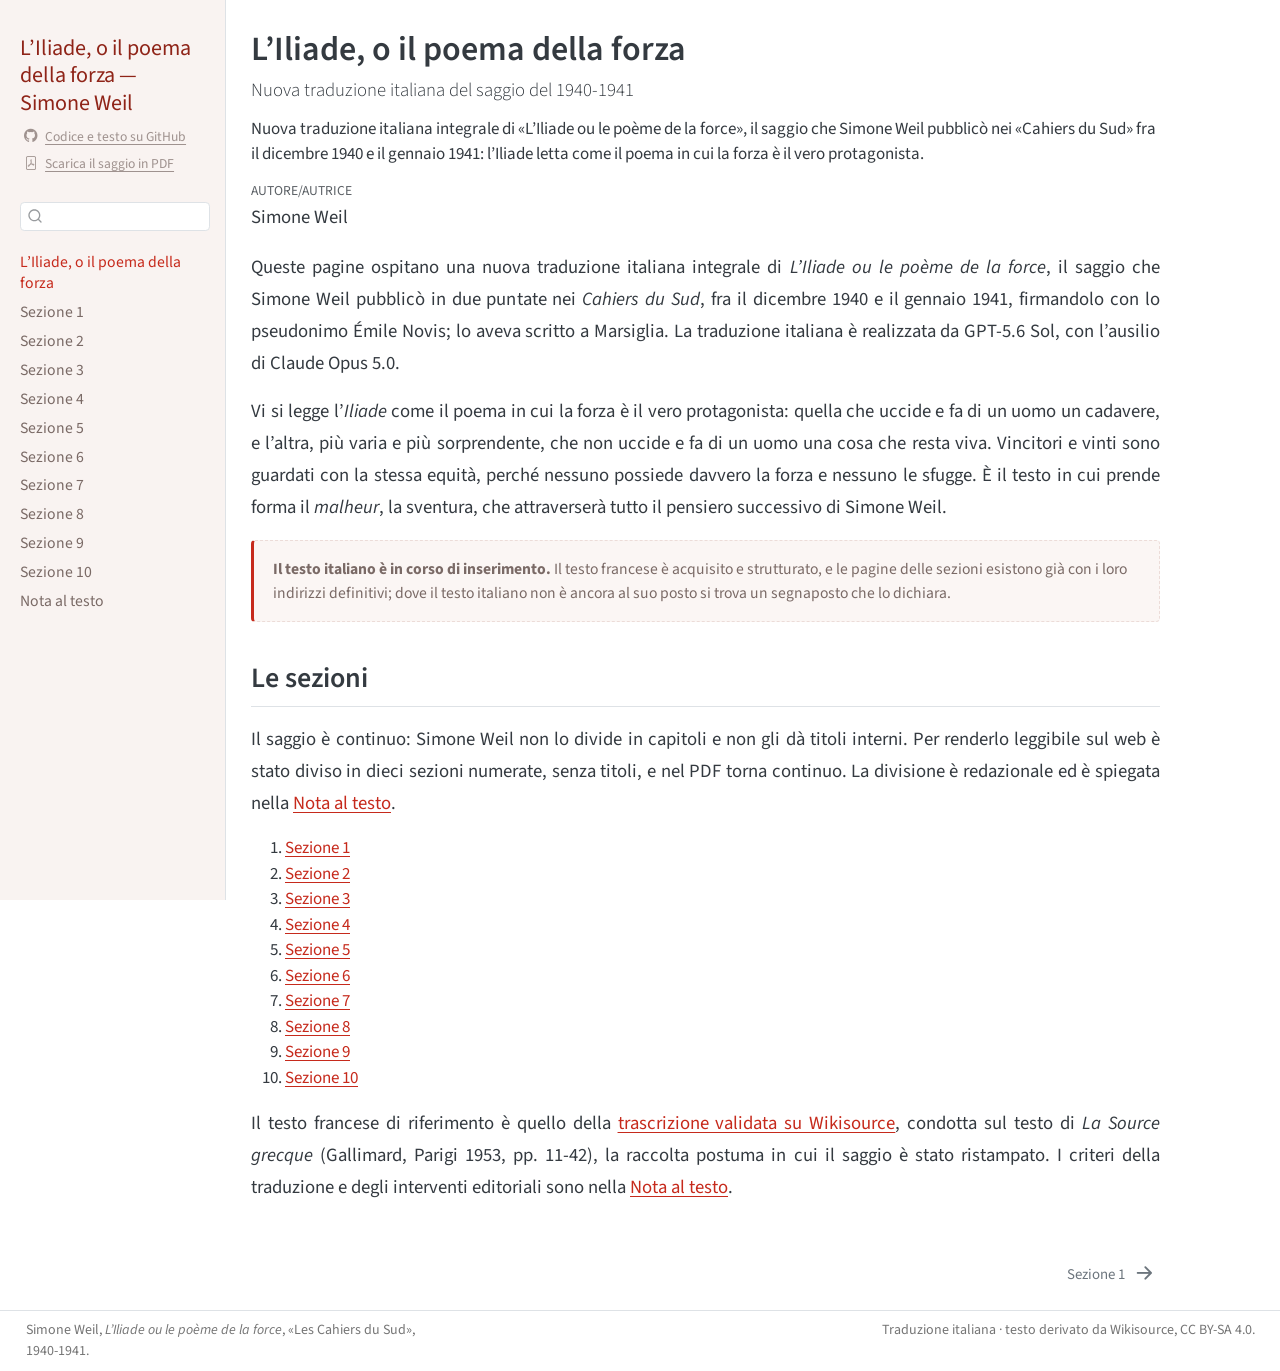
<file: docs/index.html>
<!DOCTYPE html>
<html xmlns="http://www.w3.org/1999/xhtml" lang="it-IT" xml:lang="it-IT"><head>

<meta charset="utf-8">
<meta name="generator" content="quarto-1.7.32">

<meta name="viewport" content="width=device-width, initial-scale=1.0, user-scalable=yes">

<meta name="author" content="Simone Weil">
<meta name="description" content="Nuova traduzione italiana integrale di «L’Iliade ou le poème de la force», il saggio che Simone Weil pubblicò nei «Cahiers du Sud» fra il dicembre 1940 e il gennaio 1941: l’Iliade letta come il poema in cui la forza è il vero protagonista.">

<title>L’Iliade, o il poema della forza — Simone Weil – L’Iliade, o il poema della forza</title>
<style>
code{white-space: pre-wrap;}
span.smallcaps{font-variant: small-caps;}
div.columns{display: flex; gap: min(4vw, 1.5em);}
div.column{flex: auto; overflow-x: auto;}
div.hanging-indent{margin-left: 1.5em; text-indent: -1.5em;}
ul.task-list{list-style: none;}
ul.task-list li input[type="checkbox"] {
  width: 0.8em;
  margin: 0 0.8em 0.2em -1em; /* quarto-specific, see https://github.com/quarto-dev/quarto-cli/issues/4556 */ 
  vertical-align: middle;
}
</style>


<script src="site_libs/quarto-nav/quarto-nav.js"></script>
<script src="site_libs/quarto-nav/headroom.min.js"></script>
<script src="site_libs/clipboard/clipboard.min.js"></script>
<script src="site_libs/quarto-search/autocomplete.umd.js"></script>
<script src="site_libs/quarto-search/fuse.min.js"></script>
<script src="site_libs/quarto-search/quarto-search.js"></script>
<meta name="quarto:offset" content="./">
<link href="./sezione-1.html" rel="next">
<script src="site_libs/quarto-html/quarto.js" type="module"></script>
<script src="site_libs/quarto-html/tabsets/tabsets.js" type="module"></script>
<script src="site_libs/quarto-html/popper.min.js"></script>
<script src="site_libs/quarto-html/tippy.umd.min.js"></script>
<script src="site_libs/quarto-html/anchor.min.js"></script>
<link href="site_libs/quarto-html/tippy.css" rel="stylesheet">
<link href="site_libs/quarto-html/quarto-syntax-highlighting-37eea08aefeeee20ff55810ff984fec1.css" rel="stylesheet" id="quarto-text-highlighting-styles">
<script src="site_libs/bootstrap/bootstrap.min.js"></script>
<link href="site_libs/bootstrap/bootstrap-icons.css" rel="stylesheet">
<link href="site_libs/bootstrap/bootstrap-980a66be0ea9e26c27617880608fbcd1.min.css" rel="stylesheet" append-hash="true" id="quarto-bootstrap" data-mode="light">
<script id="quarto-search-options" type="application/json">{
  "location": "sidebar",
  "copy-button": false,
  "collapse-after": 3,
  "panel-placement": "start",
  "type": "textbox",
  "limit": 50,
  "keyboard-shortcut": [
    "f",
    "/",
    "s"
  ],
  "show-item-context": false,
  "language": {
    "search-no-results-text": "Nessun risultato",
    "search-matching-documents-text": "documenti trovati",
    "search-copy-link-title": "Copiare il link nella ricerca",
    "search-hide-matches-text": "Nascondere i risultati aggiuntivi",
    "search-more-match-text": "ci sono altri risultati in questo documento",
    "search-more-matches-text": "ulteriori risultati in questo documento",
    "search-clear-button-title": "Pulire",
    "search-text-placeholder": "",
    "search-detached-cancel-button-title": "Cancellare",
    "search-submit-button-title": "Inviare",
    "search-label": "Ricerca"
  }
}</script>
<script type="application/ld+json">
{
  "@context": "https://schema.org",
  "@type": "CreativeWork",
  "name": "L’Iliade, o il poema della forza",
  "alternateName": "L’Iliade ou le poème de la force",
  "author": { "@type": "Person", "name": "Simone Weil" },
  "translator": "GPT-5.6 Sol; Claude Opus 5.0",
  "inLanguage": "it",
  "datePublished": "1940",
  "isBasedOn": "https://fr.wikisource.org/wiki/La_Source_grecque/01/L%E2%80%99Iliade,_ou_le_po%C3%A8me_de_la_force",
  "license": "https://creativecommons.org/licenses/by-sa/4.0/",
  "url": "https://enricotoffalini.github.io/Weil-Iliade-Poema-Forza/",
  "description": "Nuova traduzione italiana integrale del saggio di Simone Weil, condotta sul testo francese di Wikisource."
}
</script>
<!-- Statistiche di visita. Il contatore `weil` è condiviso, di
     proposito, con l'altro sito dedicato a Simone Weil: i due
     progetti si contano insieme. -->
<script data-goatcounter="https://weil.goatcounter.com/count" async="" src="//gc.zgo.at/count.js"></script>


<link rel="stylesheet" href="styles.css">
<meta property="og:title" content="L’Iliade, o il poema della forza — Simone Weil">
<meta property="og:description" content="Nuova traduzione italiana integrale di «L’Iliade ou le poème de la force», il saggio che Simone Weil pubblicò nei «Cahiers du Sud» fra il dicembre 1940 e il gennaio 1941: l’Iliade letta come il poema in cui la forza, quella che uccide e quella che fa di un uomo una cosa, è il vero protagonista.">
<meta property="og:image" content="https://enricotoffalini.github.io/Weil-Iliade-Poema-Forza/_immagini/cover.jpg">
<meta property="og:site_name" content="L’Iliade, o il poema della forza">
<meta name="twitter:title" content="L’Iliade, o il poema della forza — Simone Weil">
<meta name="twitter:description" content="Nuova traduzione italiana integrale di «L’Iliade ou le poème de la force», il saggio che Simone Weil pubblicò nei «Cahiers du Sud» fra il dicembre 1940 e il gennaio 1941: l’Iliade letta come il poema in cui la forza, quella che uccide e quella che fa di un uomo una cosa, è il vero protagonista.">
<meta name="twitter:image" content="https://enricotoffalini.github.io/Weil-Iliade-Poema-Forza/_immagini/cover.jpg">
<meta name="twitter:card" content="summary">
<meta name="citation_title" content="L’Iliade, o il poema della forza">
<meta name="citation_author" content="Simone Weil">
<meta name="citation_publication_date" content="1953">
<meta name="citation_cover_date" content="1953">
<meta name="citation_year" content="1953">
<meta name="citation_fulltext_html_url" content="https://enricotoffalini.github.io/Weil-Iliade-Poema-Forza/">
<meta name="citation_language" content="it">
<meta name="citation_firstpage" content="11">
<meta name="citation_lastpage" content="42">
<meta name="citation_inbook_title" content="La Source grecque">
</head>

<body class="nav-sidebar docked fullcontent quarto-light">

<div id="quarto-search-results"></div>
  <header id="quarto-header" class="headroom fixed-top">
  <nav class="quarto-secondary-nav">
    <div class="container-fluid d-flex">
      <button type="button" class="quarto-btn-toggle btn" data-bs-toggle="collapse" role="button" data-bs-target=".quarto-sidebar-collapse-item" aria-controls="quarto-sidebar" aria-expanded="false" aria-label="Attiva/disattiva la barra laterale" onclick="if (window.quartoToggleHeadroom) { window.quartoToggleHeadroom(); }">
        <i class="bi bi-layout-text-sidebar-reverse"></i>
      </button>
        <nav class="quarto-page-breadcrumbs" aria-label="breadcrumb"><ol class="breadcrumb"><li class="breadcrumb-item"><a href="./index.html"><span class="chapter-title">L’Iliade, o il poema della forza</span></a></li></ol></nav>
        <a class="flex-grow-1" role="navigation" data-bs-toggle="collapse" data-bs-target=".quarto-sidebar-collapse-item" aria-controls="quarto-sidebar" aria-expanded="false" aria-label="Attiva/disattiva la barra laterale" onclick="if (window.quartoToggleHeadroom) { window.quartoToggleHeadroom(); }">      
        </a>
      <button type="button" class="btn quarto-search-button" aria-label="Ricerca" onclick="window.quartoOpenSearch();">
        <i class="bi bi-search"></i>
      </button>
    </div>
  </nav>
</header>
<!-- content -->
<div id="quarto-content" class="quarto-container page-columns page-rows-contents page-layout-article">
<!-- sidebar -->
  <nav id="quarto-sidebar" class="sidebar collapse collapse-horizontal quarto-sidebar-collapse-item sidebar-navigation docked overflow-auto">
    <div class="pt-lg-2 mt-2 text-left sidebar-header">
    <div class="sidebar-title mb-0 py-0">
      <a href="./">L’Iliade, o il poema della forza — Simone Weil</a> 
        <div class="sidebar-tools-main">
    <a href="https://github.com/EnricoToffalini/Weil-Iliade-Poema-Forza" title="Codice e testo su GitHub" class="quarto-navigation-tool px-1" aria-label="Codice e testo su GitHub"><i class="bi bi-github"></i></a>
    <a href="./iliade-poema-forza.pdf" title="Scarica PDF" class="quarto-navigation-tool px-1" aria-label="Scarica PDF"><i class="bi bi-file-pdf"></i></a>
</div>
    </div>
      </div>
        <div class="mt-2 flex-shrink-0 align-items-center">
        <div class="sidebar-search">
        <div id="quarto-search" class="" title="Ricerca"></div>
        </div>
        </div>
    <div class="sidebar-menu-container"> 
    <ul class="list-unstyled mt-1">
        <li class="sidebar-item">
  <div class="sidebar-item-container"> 
  <a href="./index.html" class="sidebar-item-text sidebar-link active"><span class="chapter-title">L’Iliade, o il poema della forza</span></a>
  </div>
</li>
        <li class="sidebar-item">
  <div class="sidebar-item-container"> 
  <a href="./sezione-1.html" class="sidebar-item-text sidebar-link"><span class="chapter-title">Sezione 1</span></a>
  </div>
</li>
        <li class="sidebar-item">
  <div class="sidebar-item-container"> 
  <a href="./sezione-2.html" class="sidebar-item-text sidebar-link"><span class="chapter-title">Sezione 2</span></a>
  </div>
</li>
        <li class="sidebar-item">
  <div class="sidebar-item-container"> 
  <a href="./sezione-3.html" class="sidebar-item-text sidebar-link"><span class="chapter-title">Sezione 3</span></a>
  </div>
</li>
        <li class="sidebar-item">
  <div class="sidebar-item-container"> 
  <a href="./sezione-4.html" class="sidebar-item-text sidebar-link"><span class="chapter-title">Sezione 4</span></a>
  </div>
</li>
        <li class="sidebar-item">
  <div class="sidebar-item-container"> 
  <a href="./sezione-5.html" class="sidebar-item-text sidebar-link"><span class="chapter-title">Sezione 5</span></a>
  </div>
</li>
        <li class="sidebar-item">
  <div class="sidebar-item-container"> 
  <a href="./sezione-6.html" class="sidebar-item-text sidebar-link"><span class="chapter-title">Sezione 6</span></a>
  </div>
</li>
        <li class="sidebar-item">
  <div class="sidebar-item-container"> 
  <a href="./sezione-7.html" class="sidebar-item-text sidebar-link"><span class="chapter-title">Sezione 7</span></a>
  </div>
</li>
        <li class="sidebar-item">
  <div class="sidebar-item-container"> 
  <a href="./sezione-8.html" class="sidebar-item-text sidebar-link"><span class="chapter-title">Sezione 8</span></a>
  </div>
</li>
        <li class="sidebar-item">
  <div class="sidebar-item-container"> 
  <a href="./sezione-9.html" class="sidebar-item-text sidebar-link"><span class="chapter-title">Sezione 9</span></a>
  </div>
</li>
        <li class="sidebar-item">
  <div class="sidebar-item-container"> 
  <a href="./sezione-10.html" class="sidebar-item-text sidebar-link"><span class="chapter-title">Sezione 10</span></a>
  </div>
</li>
        <li class="sidebar-item">
  <div class="sidebar-item-container"> 
  <a href="./nota-al-testo.html" class="sidebar-item-text sidebar-link"><span class="chapter-title">Nota al testo</span></a>
  </div>
</li>
    </ul>
    </div>
</nav>
<div id="quarto-sidebar-glass" class="quarto-sidebar-collapse-item" data-bs-toggle="collapse" data-bs-target=".quarto-sidebar-collapse-item"></div>
<!-- margin-sidebar -->
    
<!-- main -->
<main class="content" id="quarto-document-content">

<header id="title-block-header" class="quarto-title-block default">
<div class="quarto-title">
<h1 class="title">L’Iliade, o il poema della forza</h1>
<p class="subtitle lead">Nuova traduzione italiana del saggio del 1940-1941</p>
</div>

<div>
  <div class="description">
    Nuova traduzione italiana integrale di «L’Iliade ou le poème de la force», il saggio che Simone Weil pubblicò nei «Cahiers du Sud» fra il dicembre 1940 e il gennaio 1941: l’Iliade letta come il poema in cui la forza è il vero protagonista.
  </div>
</div>


<div class="quarto-title-meta">

    <div>
    <div class="quarto-title-meta-heading">Autore/Autrice</div>
    <div class="quarto-title-meta-contents">
             <p>Simone Weil </p>
          </div>
  </div>
    
  
    
  </div>
  


</header>


<p>Queste pagine ospitano una nuova traduzione italiana integrale di <em>L’Iliade ou le poème de la force</em>, il saggio che Simone Weil pubblicò in due puntate nei <em>Cahiers du Sud</em>, fra il dicembre 1940 e il gennaio 1941, firmandolo con lo pseudonimo Émile Novis; lo aveva scritto a Marsiglia. La traduzione italiana è realizzata da GPT-5.6 Sol, con l’ausilio di Claude Opus 5.0.</p>
<p>Vi si legge l’<em>Iliade</em> come il poema in cui la forza è il vero protagonista: quella che uccide e fa di un uomo un cadavere, e l’altra, più varia e più sorprendente, che non uccide e fa di un uomo una cosa che resta viva. Vincitori e vinti sono guardati con la stessa equità, perché nessuno possiede davvero la forza e nessuno le sfugge. È il testo in cui prende forma il <em>malheur</em>, la sventura, che attraverserà tutto il pensiero successivo di Simone Weil.</p>
<div class="segnaposto">
<p><strong>Il testo italiano è in corso di inserimento.</strong> Il testo francese è acquisito e strutturato, e le pagine delle sezioni esistono già con i loro indirizzi definitivi; dove il testo italiano non è ancora al suo posto si trova un segnaposto che lo dichiara.</p>
</div>
<section id="le-sezioni" class="level2">
<h2 class="anchored" data-anchor-id="le-sezioni">Le sezioni</h2>
<p>Il saggio è continuo: Simone Weil non lo divide in capitoli e non gli dà titoli interni. Per renderlo leggibile sul web è stato diviso in dieci sezioni numerate, senza titoli, e nel PDF torna continuo. La divisione è redazionale ed è spiegata nella <a href="./nota-al-testo.html">Nota al testo</a>.</p>
<ol type="1">
<li><a href="./sezione-1.html">Sezione 1</a></li>
<li><a href="./sezione-2.html">Sezione 2</a></li>
<li><a href="./sezione-3.html">Sezione 3</a></li>
<li><a href="./sezione-4.html">Sezione 4</a></li>
<li><a href="./sezione-5.html">Sezione 5</a></li>
<li><a href="./sezione-6.html">Sezione 6</a></li>
<li><a href="./sezione-7.html">Sezione 7</a></li>
<li><a href="./sezione-8.html">Sezione 8</a></li>
<li><a href="./sezione-9.html">Sezione 9</a></li>
<li><a href="./sezione-10.html">Sezione 10</a></li>
</ol>
<p>Il testo francese di riferimento è quello della <a href="https://fr.wikisource.org/wiki/La_Source_grecque/01/L%E2%80%99Iliade,_ou_le_po%C3%A8me_de_la_force">trascrizione validata su Wikisource</a>, condotta sul testo di <em>La Source grecque</em> (Gallimard, Parigi 1953, pp.&nbsp;11-42), la raccolta postuma in cui il saggio è stato ristampato. I criteri della traduzione e degli interventi editoriali sono nella <a href="./nota-al-testo.html">Nota al testo</a>.</p>


</section>

</main> <!-- /main -->
<script id="quarto-html-after-body" type="application/javascript">
  window.document.addEventListener("DOMContentLoaded", function (event) {
    const icon = "";
    const anchorJS = new window.AnchorJS();
    anchorJS.options = {
      placement: 'right',
      icon: icon
    };
    anchorJS.add('.anchored');
    const isCodeAnnotation = (el) => {
      for (const clz of el.classList) {
        if (clz.startsWith('code-annotation-')) {                     
          return true;
        }
      }
      return false;
    }
    const onCopySuccess = function(e) {
      // button target
      const button = e.trigger;
      // don't keep focus
      button.blur();
      // flash "checked"
      button.classList.add('code-copy-button-checked');
      var currentTitle = button.getAttribute("title");
      button.setAttribute("title", "Copiato!");
      let tooltip;
      if (window.bootstrap) {
        button.setAttribute("data-bs-toggle", "tooltip");
        button.setAttribute("data-bs-placement", "left");
        button.setAttribute("data-bs-title", "Copiato!");
        tooltip = new bootstrap.Tooltip(button, 
          { trigger: "manual", 
            customClass: "code-copy-button-tooltip",
            offset: [0, -8]});
        tooltip.show();    
      }
      setTimeout(function() {
        if (tooltip) {
          tooltip.hide();
          button.removeAttribute("data-bs-title");
          button.removeAttribute("data-bs-toggle");
          button.removeAttribute("data-bs-placement");
        }
        button.setAttribute("title", currentTitle);
        button.classList.remove('code-copy-button-checked');
      }, 1000);
      // clear code selection
      e.clearSelection();
    }
    const getTextToCopy = function(trigger) {
        const codeEl = trigger.previousElementSibling.cloneNode(true);
        for (const childEl of codeEl.children) {
          if (isCodeAnnotation(childEl)) {
            childEl.remove();
          }
        }
        return codeEl.innerText;
    }
    const clipboard = new window.ClipboardJS('.code-copy-button:not([data-in-quarto-modal])', {
      text: getTextToCopy
    });
    clipboard.on('success', onCopySuccess);
    if (window.document.getElementById('quarto-embedded-source-code-modal')) {
      const clipboardModal = new window.ClipboardJS('.code-copy-button[data-in-quarto-modal]', {
        text: getTextToCopy,
        container: window.document.getElementById('quarto-embedded-source-code-modal')
      });
      clipboardModal.on('success', onCopySuccess);
    }
      var localhostRegex = new RegExp(/^(?:http|https):\/\/localhost\:?[0-9]*\//);
      var mailtoRegex = new RegExp(/^mailto:/);
        var filterRegex = new RegExp("https:\/\/enricotoffalini\.github\.io\/Weil-Iliade-Poema-Forza\/");
      var isInternal = (href) => {
          return filterRegex.test(href) || localhostRegex.test(href) || mailtoRegex.test(href);
      }
      // Inspect non-navigation links and adorn them if external
     var links = window.document.querySelectorAll('a[href]:not(.nav-link):not(.navbar-brand):not(.toc-action):not(.sidebar-link):not(.sidebar-item-toggle):not(.pagination-link):not(.no-external):not([aria-hidden]):not(.dropdown-item):not(.quarto-navigation-tool):not(.about-link)');
      for (var i=0; i<links.length; i++) {
        const link = links[i];
        if (!isInternal(link.href)) {
          // undo the damage that might have been done by quarto-nav.js in the case of
          // links that we want to consider external
          if (link.dataset.originalHref !== undefined) {
            link.href = link.dataset.originalHref;
          }
            // target, if specified
            link.setAttribute("target", "_blank");
            if (link.getAttribute("rel") === null) {
              link.setAttribute("rel", "noopener");
            }
        }
      }
    function tippyHover(el, contentFn, onTriggerFn, onUntriggerFn) {
      const config = {
        allowHTML: true,
        maxWidth: 500,
        delay: 100,
        arrow: false,
        appendTo: function(el) {
            return el.parentElement;
        },
        interactive: true,
        interactiveBorder: 10,
        theme: 'quarto',
        placement: 'bottom-start',
      };
      if (contentFn) {
        config.content = contentFn;
      }
      if (onTriggerFn) {
        config.onTrigger = onTriggerFn;
      }
      if (onUntriggerFn) {
        config.onUntrigger = onUntriggerFn;
      }
      window.tippy(el, config); 
    }
    const noterefs = window.document.querySelectorAll('a[role="doc-noteref"]');
    for (var i=0; i<noterefs.length; i++) {
      const ref = noterefs[i];
      tippyHover(ref, function() {
        // use id or data attribute instead here
        let href = ref.getAttribute('data-footnote-href') || ref.getAttribute('href');
        try { href = new URL(href).hash; } catch {}
        const id = href.replace(/^#\/?/, "");
        const note = window.document.getElementById(id);
        if (note) {
          return note.innerHTML;
        } else {
          return "";
        }
      });
    }
    const xrefs = window.document.querySelectorAll('a.quarto-xref');
    const processXRef = (id, note) => {
      // Strip column container classes
      const stripColumnClz = (el) => {
        el.classList.remove("page-full", "page-columns");
        if (el.children) {
          for (const child of el.children) {
            stripColumnClz(child);
          }
        }
      }
      stripColumnClz(note)
      if (id === null || id.startsWith('sec-')) {
        // Special case sections, only their first couple elements
        const container = document.createElement("div");
        if (note.children && note.children.length > 2) {
          container.appendChild(note.children[0].cloneNode(true));
          for (let i = 1; i < note.children.length; i++) {
            const child = note.children[i];
            if (child.tagName === "P" && child.innerText === "") {
              continue;
            } else {
              container.appendChild(child.cloneNode(true));
              break;
            }
          }
          if (window.Quarto?.typesetMath) {
            window.Quarto.typesetMath(container);
          }
          return container.innerHTML
        } else {
          if (window.Quarto?.typesetMath) {
            window.Quarto.typesetMath(note);
          }
          return note.innerHTML;
        }
      } else {
        // Remove any anchor links if they are present
        const anchorLink = note.querySelector('a.anchorjs-link');
        if (anchorLink) {
          anchorLink.remove();
        }
        if (window.Quarto?.typesetMath) {
          window.Quarto.typesetMath(note);
        }
        if (note.classList.contains("callout")) {
          return note.outerHTML;
        } else {
          return note.innerHTML;
        }
      }
    }
    for (var i=0; i<xrefs.length; i++) {
      const xref = xrefs[i];
      tippyHover(xref, undefined, function(instance) {
        instance.disable();
        let url = xref.getAttribute('href');
        let hash = undefined; 
        if (url.startsWith('#')) {
          hash = url;
        } else {
          try { hash = new URL(url).hash; } catch {}
        }
        if (hash) {
          const id = hash.replace(/^#\/?/, "");
          const note = window.document.getElementById(id);
          if (note !== null) {
            try {
              const html = processXRef(id, note.cloneNode(true));
              instance.setContent(html);
            } finally {
              instance.enable();
              instance.show();
            }
          } else {
            // See if we can fetch this
            fetch(url.split('#')[0])
            .then(res => res.text())
            .then(html => {
              const parser = new DOMParser();
              const htmlDoc = parser.parseFromString(html, "text/html");
              const note = htmlDoc.getElementById(id);
              if (note !== null) {
                const html = processXRef(id, note);
                instance.setContent(html);
              } 
            }).finally(() => {
              instance.enable();
              instance.show();
            });
          }
        } else {
          // See if we can fetch a full url (with no hash to target)
          // This is a special case and we should probably do some content thinning / targeting
          fetch(url)
          .then(res => res.text())
          .then(html => {
            const parser = new DOMParser();
            const htmlDoc = parser.parseFromString(html, "text/html");
            const note = htmlDoc.querySelector('main.content');
            if (note !== null) {
              // This should only happen for chapter cross references
              // (since there is no id in the URL)
              // remove the first header
              if (note.children.length > 0 && note.children[0].tagName === "HEADER") {
                note.children[0].remove();
              }
              const html = processXRef(null, note);
              instance.setContent(html);
            } 
          }).finally(() => {
            instance.enable();
            instance.show();
          });
        }
      }, function(instance) {
      });
    }
        let selectedAnnoteEl;
        const selectorForAnnotation = ( cell, annotation) => {
          let cellAttr = 'data-code-cell="' + cell + '"';
          let lineAttr = 'data-code-annotation="' +  annotation + '"';
          const selector = 'span[' + cellAttr + '][' + lineAttr + ']';
          return selector;
        }
        const selectCodeLines = (annoteEl) => {
          const doc = window.document;
          const targetCell = annoteEl.getAttribute("data-target-cell");
          const targetAnnotation = annoteEl.getAttribute("data-target-annotation");
          const annoteSpan = window.document.querySelector(selectorForAnnotation(targetCell, targetAnnotation));
          const lines = annoteSpan.getAttribute("data-code-lines").split(",");
          const lineIds = lines.map((line) => {
            return targetCell + "-" + line;
          })
          let top = null;
          let height = null;
          let parent = null;
          if (lineIds.length > 0) {
              //compute the position of the single el (top and bottom and make a div)
              const el = window.document.getElementById(lineIds[0]);
              top = el.offsetTop;
              height = el.offsetHeight;
              parent = el.parentElement.parentElement;
            if (lineIds.length > 1) {
              const lastEl = window.document.getElementById(lineIds[lineIds.length - 1]);
              const bottom = lastEl.offsetTop + lastEl.offsetHeight;
              height = bottom - top;
            }
            if (top !== null && height !== null && parent !== null) {
              // cook up a div (if necessary) and position it 
              let div = window.document.getElementById("code-annotation-line-highlight");
              if (div === null) {
                div = window.document.createElement("div");
                div.setAttribute("id", "code-annotation-line-highlight");
                div.style.position = 'absolute';
                parent.appendChild(div);
              }
              div.style.top = top - 2 + "px";
              div.style.height = height + 4 + "px";
              div.style.left = 0;
              let gutterDiv = window.document.getElementById("code-annotation-line-highlight-gutter");
              if (gutterDiv === null) {
                gutterDiv = window.document.createElement("div");
                gutterDiv.setAttribute("id", "code-annotation-line-highlight-gutter");
                gutterDiv.style.position = 'absolute';
                const codeCell = window.document.getElementById(targetCell);
                const gutter = codeCell.querySelector('.code-annotation-gutter');
                gutter.appendChild(gutterDiv);
              }
              gutterDiv.style.top = top - 2 + "px";
              gutterDiv.style.height = height + 4 + "px";
            }
            selectedAnnoteEl = annoteEl;
          }
        };
        const unselectCodeLines = () => {
          const elementsIds = ["code-annotation-line-highlight", "code-annotation-line-highlight-gutter"];
          elementsIds.forEach((elId) => {
            const div = window.document.getElementById(elId);
            if (div) {
              div.remove();
            }
          });
          selectedAnnoteEl = undefined;
        };
          // Handle positioning of the toggle
      window.addEventListener(
        "resize",
        throttle(() => {
          elRect = undefined;
          if (selectedAnnoteEl) {
            selectCodeLines(selectedAnnoteEl);
          }
        }, 10)
      );
      function throttle(fn, ms) {
      let throttle = false;
      let timer;
        return (...args) => {
          if(!throttle) { // first call gets through
              fn.apply(this, args);
              throttle = true;
          } else { // all the others get throttled
              if(timer) clearTimeout(timer); // cancel #2
              timer = setTimeout(() => {
                fn.apply(this, args);
                timer = throttle = false;
              }, ms);
          }
        };
      }
        // Attach click handler to the DT
        const annoteDls = window.document.querySelectorAll('dt[data-target-cell]');
        for (const annoteDlNode of annoteDls) {
          annoteDlNode.addEventListener('click', (event) => {
            const clickedEl = event.target;
            if (clickedEl !== selectedAnnoteEl) {
              unselectCodeLines();
              const activeEl = window.document.querySelector('dt[data-target-cell].code-annotation-active');
              if (activeEl) {
                activeEl.classList.remove('code-annotation-active');
              }
              selectCodeLines(clickedEl);
              clickedEl.classList.add('code-annotation-active');
            } else {
              // Unselect the line
              unselectCodeLines();
              clickedEl.classList.remove('code-annotation-active');
            }
          });
        }
    const findCites = (el) => {
      const parentEl = el.parentElement;
      if (parentEl) {
        const cites = parentEl.dataset.cites;
        if (cites) {
          return {
            el,
            cites: cites.split(' ')
          };
        } else {
          return findCites(el.parentElement)
        }
      } else {
        return undefined;
      }
    };
    var bibliorefs = window.document.querySelectorAll('a[role="doc-biblioref"]');
    for (var i=0; i<bibliorefs.length; i++) {
      const ref = bibliorefs[i];
      const citeInfo = findCites(ref);
      if (citeInfo) {
        tippyHover(citeInfo.el, function() {
          var popup = window.document.createElement('div');
          citeInfo.cites.forEach(function(cite) {
            var citeDiv = window.document.createElement('div');
            citeDiv.classList.add('hanging-indent');
            citeDiv.classList.add('csl-entry');
            var biblioDiv = window.document.getElementById('ref-' + cite);
            if (biblioDiv) {
              citeDiv.innerHTML = biblioDiv.innerHTML;
            }
            popup.appendChild(citeDiv);
          });
          return popup.innerHTML;
        });
      }
    }
  });
  </script>
<nav class="page-navigation">
  <div class="nav-page nav-page-previous">
  </div>
  <div class="nav-page nav-page-next">
      <a href="./sezione-1.html" class="pagination-link" aria-label="Sezione 1">
        <span class="nav-page-text"><span class="chapter-title">Sezione 1</span></span> <i class="bi bi-arrow-right-short"></i>
      </a>
  </div>
</nav>
</div> <!-- /content -->
<footer class="footer">
  <div class="nav-footer">
    <div class="nav-footer-left">
<p>Simone Weil, <em>L’Iliade ou le poème de la force</em>, «Les Cahiers du Sud», 1940-1941.</p>
</div>   
    <div class="nav-footer-center">
      &nbsp;
    </div>
    <div class="nav-footer-right">
<p>Traduzione italiana · testo derivato da Wikisource, CC BY-SA 4.0.</p>
</div>
  </div>
</footer>




</body></html>
</file>
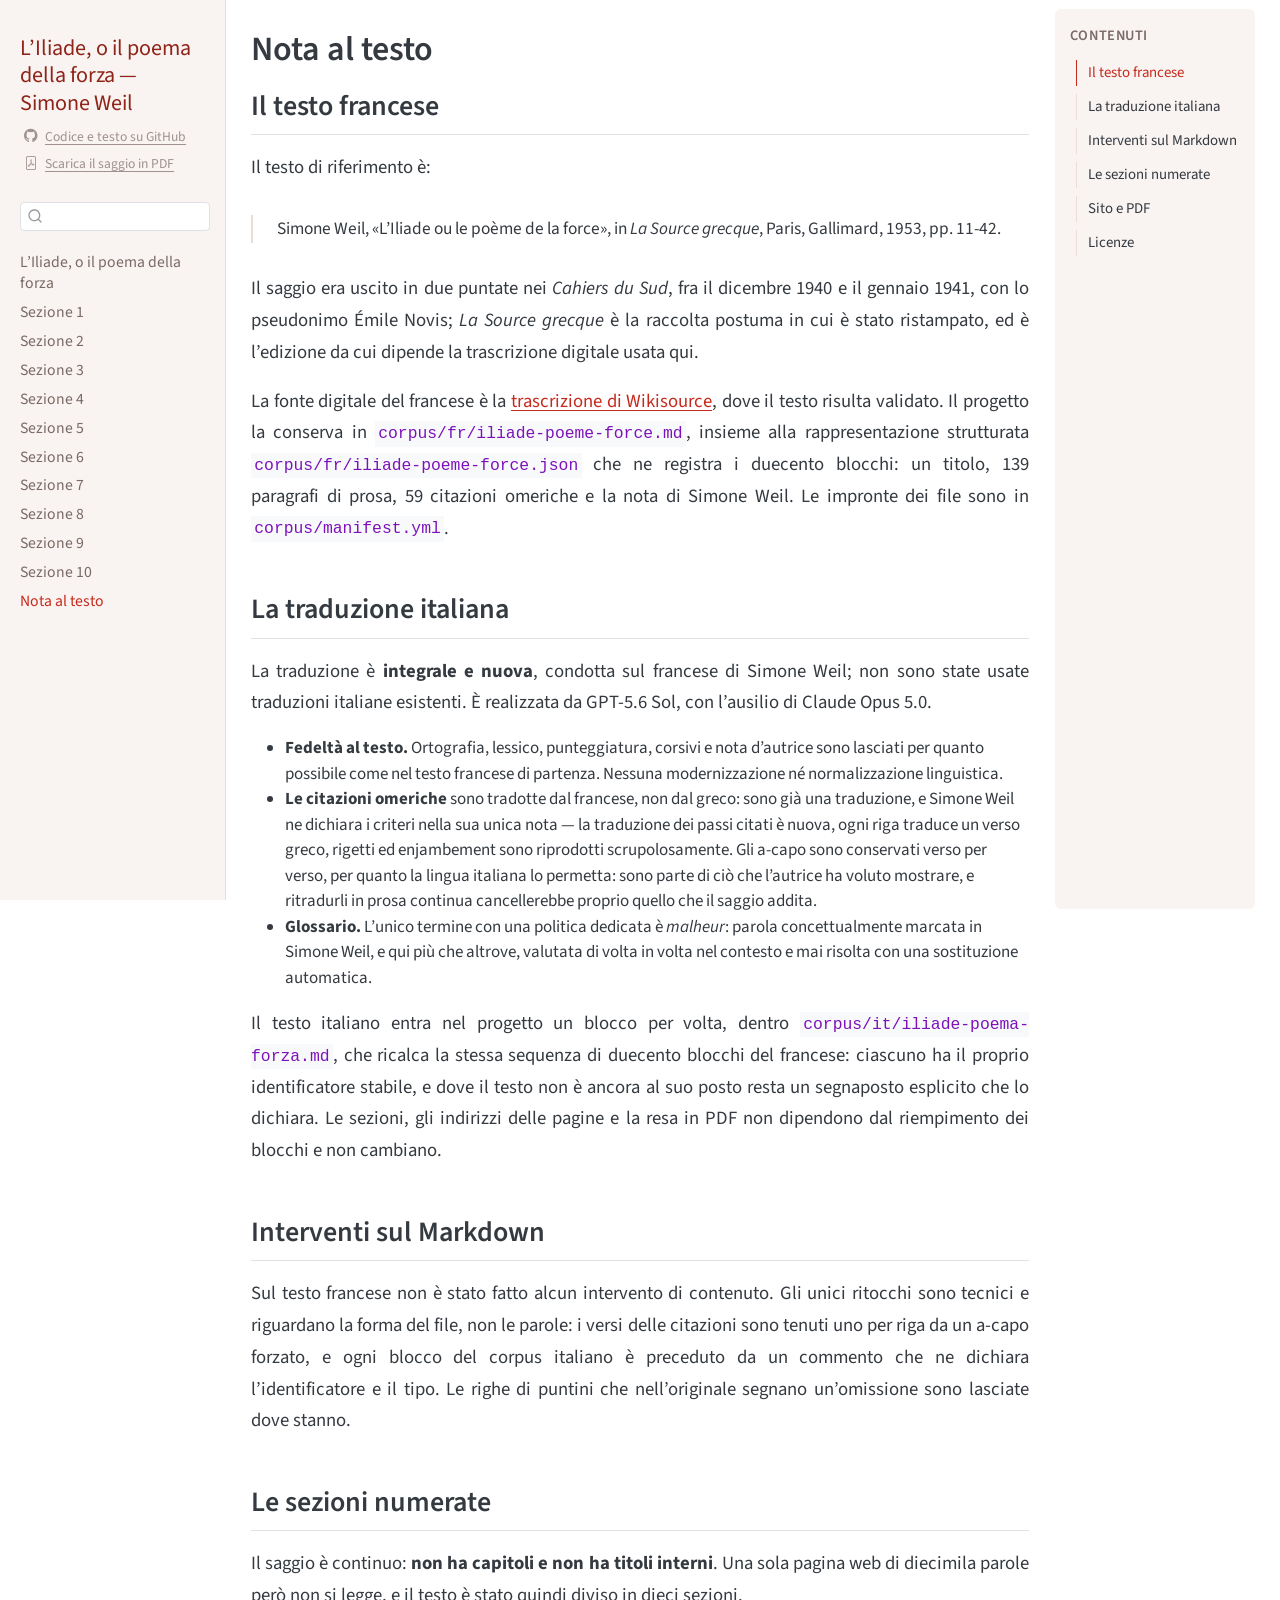
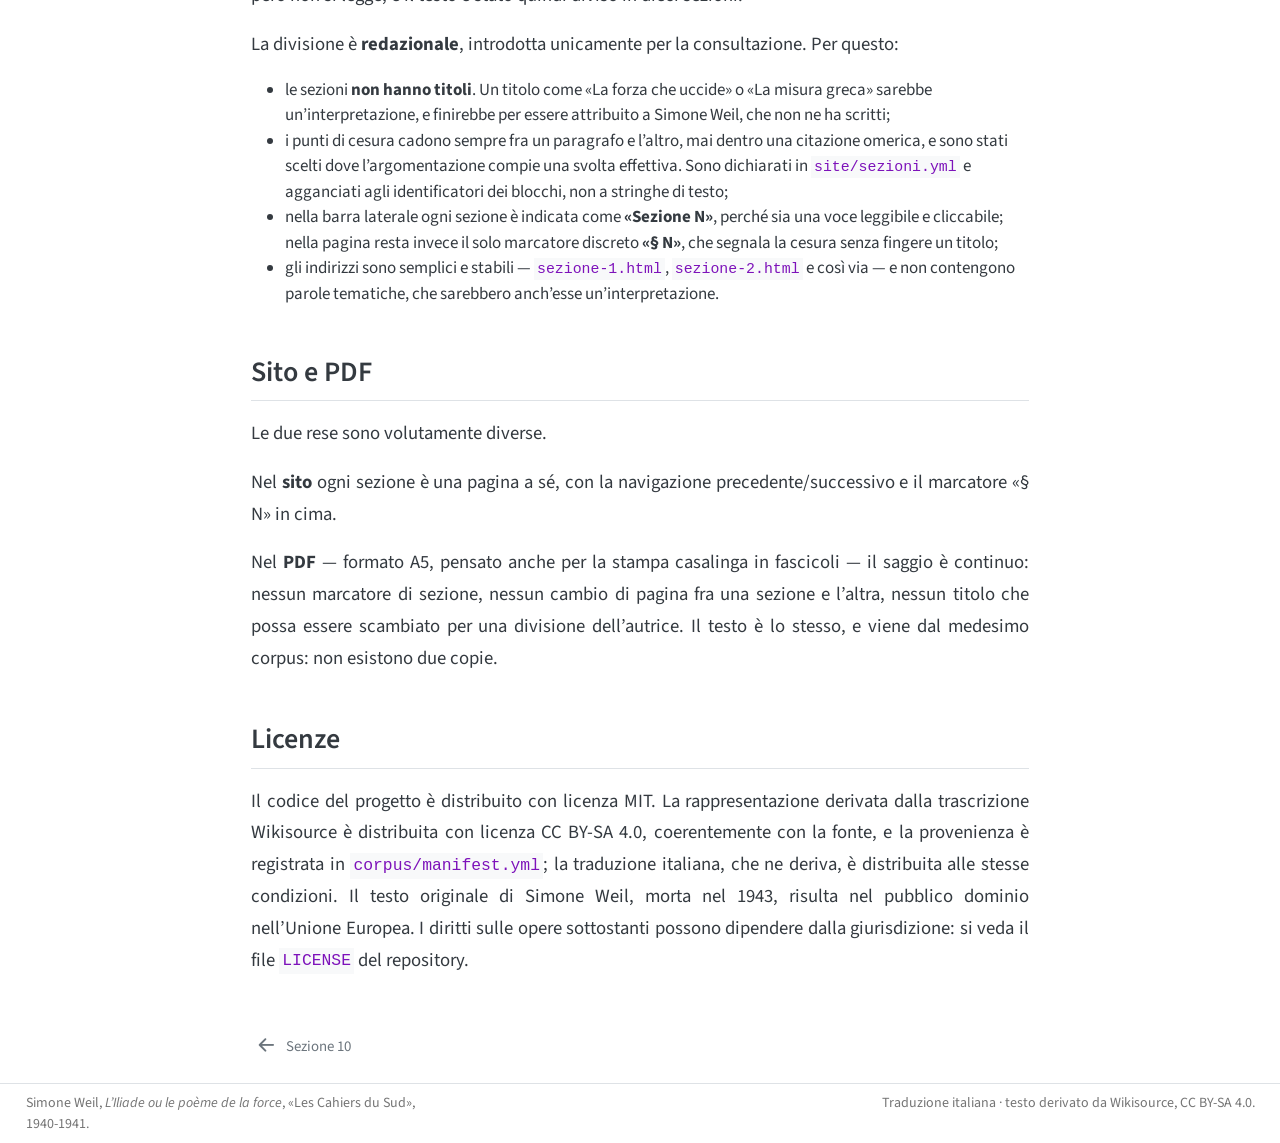
<file: docs/nota-al-testo.html>
<!DOCTYPE html>
<html xmlns="http://www.w3.org/1999/xhtml" lang="it-IT" xml:lang="it-IT"><head>

<meta charset="utf-8">
<meta name="generator" content="quarto-1.7.32">

<meta name="viewport" content="width=device-width, initial-scale=1.0, user-scalable=yes">

<meta name="description" content="Fonte, edizione di riferimento e criteri della traduzione italiana di «L’Iliade, o il poema della forza» di Simone Weil: testo francese da Wikisource, sezioni redazionali, differenza fra la resa sul web e il PDF continuo.">

<title>Nota al testo – L’Iliade, o il poema della forza</title>
<style>
code{white-space: pre-wrap;}
span.smallcaps{font-variant: small-caps;}
div.columns{display: flex; gap: min(4vw, 1.5em);}
div.column{flex: auto; overflow-x: auto;}
div.hanging-indent{margin-left: 1.5em; text-indent: -1.5em;}
ul.task-list{list-style: none;}
ul.task-list li input[type="checkbox"] {
  width: 0.8em;
  margin: 0 0.8em 0.2em -1em; /* quarto-specific, see https://github.com/quarto-dev/quarto-cli/issues/4556 */ 
  vertical-align: middle;
}
</style>


<script src="site_libs/quarto-nav/quarto-nav.js"></script>
<script src="site_libs/quarto-nav/headroom.min.js"></script>
<script src="site_libs/clipboard/clipboard.min.js"></script>
<script src="site_libs/quarto-search/autocomplete.umd.js"></script>
<script src="site_libs/quarto-search/fuse.min.js"></script>
<script src="site_libs/quarto-search/quarto-search.js"></script>
<meta name="quarto:offset" content="./">
<link href="./sezione-10.html" rel="prev">
<script src="site_libs/quarto-html/quarto.js" type="module"></script>
<script src="site_libs/quarto-html/tabsets/tabsets.js" type="module"></script>
<script src="site_libs/quarto-html/popper.min.js"></script>
<script src="site_libs/quarto-html/tippy.umd.min.js"></script>
<script src="site_libs/quarto-html/anchor.min.js"></script>
<link href="site_libs/quarto-html/tippy.css" rel="stylesheet">
<link href="site_libs/quarto-html/quarto-syntax-highlighting-37eea08aefeeee20ff55810ff984fec1.css" rel="stylesheet" id="quarto-text-highlighting-styles">
<script src="site_libs/bootstrap/bootstrap.min.js"></script>
<link href="site_libs/bootstrap/bootstrap-icons.css" rel="stylesheet">
<link href="site_libs/bootstrap/bootstrap-980a66be0ea9e26c27617880608fbcd1.min.css" rel="stylesheet" append-hash="true" id="quarto-bootstrap" data-mode="light">
<script id="quarto-search-options" type="application/json">{
  "location": "sidebar",
  "copy-button": false,
  "collapse-after": 3,
  "panel-placement": "start",
  "type": "textbox",
  "limit": 50,
  "keyboard-shortcut": [
    "f",
    "/",
    "s"
  ],
  "show-item-context": false,
  "language": {
    "search-no-results-text": "Nessun risultato",
    "search-matching-documents-text": "documenti trovati",
    "search-copy-link-title": "Copiare il link nella ricerca",
    "search-hide-matches-text": "Nascondere i risultati aggiuntivi",
    "search-more-match-text": "ci sono altri risultati in questo documento",
    "search-more-matches-text": "ulteriori risultati in questo documento",
    "search-clear-button-title": "Pulire",
    "search-text-placeholder": "",
    "search-detached-cancel-button-title": "Cancellare",
    "search-submit-button-title": "Inviare",
    "search-label": "Ricerca"
  }
}</script>
<script type="application/ld+json">
{
  "@context": "https://schema.org",
  "@type": "CreativeWork",
  "name": "L’Iliade, o il poema della forza",
  "alternateName": "L’Iliade ou le poème de la force",
  "author": { "@type": "Person", "name": "Simone Weil" },
  "translator": "GPT-5.6 Sol; Claude Opus 5.0",
  "inLanguage": "it",
  "datePublished": "1940",
  "isBasedOn": "https://fr.wikisource.org/wiki/La_Source_grecque/01/L%E2%80%99Iliade,_ou_le_po%C3%A8me_de_la_force",
  "license": "https://creativecommons.org/licenses/by-sa/4.0/",
  "url": "https://enricotoffalini.github.io/Weil-Iliade-Poema-Forza/",
  "description": "Nuova traduzione italiana integrale del saggio di Simone Weil, condotta sul testo francese di Wikisource."
}
</script>
<!-- Statistiche di visita. Il contatore `weil` è condiviso, di
     proposito, con l'altro sito dedicato a Simone Weil: i due
     progetti si contano insieme. -->
<script data-goatcounter="https://weil.goatcounter.com/count" async="" src="//gc.zgo.at/count.js"></script>


<link rel="stylesheet" href="styles.css">
<meta property="og:title" content="Nota al testo – L’Iliade, o il poema della forza">
<meta property="og:description" content="Nuova traduzione italiana integrale di «L’Iliade ou le poème de la force», il saggio che Simone Weil pubblicò nei «Cahiers du Sud» fra il dicembre 1940 e il gennaio 1941: l’Iliade letta come il poema in cui la forza, quella che uccide e quella che fa di un uomo una cosa, è il vero protagonista.">
<meta property="og:image" content="https://enricotoffalini.github.io/Weil-Iliade-Poema-Forza/_immagini/cover.jpg">
<meta property="og:site_name" content="L’Iliade, o il poema della forza">
<meta name="twitter:title" content="Nota al testo – L’Iliade, o il poema della forza">
<meta name="twitter:description" content="Nuova traduzione italiana integrale di «L’Iliade ou le poème de la force», il saggio che Simone Weil pubblicò nei «Cahiers du Sud» fra il dicembre 1940 e il gennaio 1941: l’Iliade letta come il poema in cui la forza, quella che uccide e quella che fa di un uomo una cosa, è il vero protagonista.">
<meta name="twitter:image" content="https://enricotoffalini.github.io/Weil-Iliade-Poema-Forza/_immagini/cover.jpg">
<meta name="twitter:card" content="summary">
<meta name="citation_title" content="L’Iliade, o il poema della forza">
<meta name="citation_author" content="Simone Weil">
<meta name="citation_publication_date" content="1953">
<meta name="citation_cover_date" content="1953">
<meta name="citation_year" content="1953">
<meta name="citation_fulltext_html_url" content="https://enricotoffalini.github.io/Weil-Iliade-Poema-Forza/">
<meta name="citation_language" content="it">
<meta name="citation_firstpage" content="11">
<meta name="citation_lastpage" content="42">
<meta name="citation_inbook_title" content="La Source grecque">
</head>

<body class="nav-sidebar docked quarto-light">

<div id="quarto-search-results"></div>
  <header id="quarto-header" class="headroom fixed-top">
  <nav class="quarto-secondary-nav">
    <div class="container-fluid d-flex">
      <button type="button" class="quarto-btn-toggle btn" data-bs-toggle="collapse" role="button" data-bs-target=".quarto-sidebar-collapse-item" aria-controls="quarto-sidebar" aria-expanded="false" aria-label="Attiva/disattiva la barra laterale" onclick="if (window.quartoToggleHeadroom) { window.quartoToggleHeadroom(); }">
        <i class="bi bi-layout-text-sidebar-reverse"></i>
      </button>
        <nav class="quarto-page-breadcrumbs" aria-label="breadcrumb"><ol class="breadcrumb"><li class="breadcrumb-item"><a href="./nota-al-testo.html"><span class="chapter-title">Nota al testo</span></a></li></ol></nav>
        <a class="flex-grow-1" role="navigation" data-bs-toggle="collapse" data-bs-target=".quarto-sidebar-collapse-item" aria-controls="quarto-sidebar" aria-expanded="false" aria-label="Attiva/disattiva la barra laterale" onclick="if (window.quartoToggleHeadroom) { window.quartoToggleHeadroom(); }">      
        </a>
      <button type="button" class="btn quarto-search-button" aria-label="Ricerca" onclick="window.quartoOpenSearch();">
        <i class="bi bi-search"></i>
      </button>
    </div>
  </nav>
</header>
<!-- content -->
<div id="quarto-content" class="quarto-container page-columns page-rows-contents page-layout-article">
<!-- sidebar -->
  <nav id="quarto-sidebar" class="sidebar collapse collapse-horizontal quarto-sidebar-collapse-item sidebar-navigation docked overflow-auto">
    <div class="pt-lg-2 mt-2 text-left sidebar-header">
    <div class="sidebar-title mb-0 py-0">
      <a href="./">L’Iliade, o il poema della forza — Simone Weil</a> 
        <div class="sidebar-tools-main">
    <a href="https://github.com/EnricoToffalini/Weil-Iliade-Poema-Forza" title="Codice e testo su GitHub" class="quarto-navigation-tool px-1" aria-label="Codice e testo su GitHub"><i class="bi bi-github"></i></a>
    <a href="./iliade-poema-forza.pdf" title="Scarica PDF" class="quarto-navigation-tool px-1" aria-label="Scarica PDF"><i class="bi bi-file-pdf"></i></a>
</div>
    </div>
      </div>
        <div class="mt-2 flex-shrink-0 align-items-center">
        <div class="sidebar-search">
        <div id="quarto-search" class="" title="Ricerca"></div>
        </div>
        </div>
    <div class="sidebar-menu-container"> 
    <ul class="list-unstyled mt-1">
        <li class="sidebar-item">
  <div class="sidebar-item-container"> 
  <a href="./index.html" class="sidebar-item-text sidebar-link"><span class="chapter-title">L’Iliade, o il poema della forza</span></a>
  </div>
</li>
        <li class="sidebar-item">
  <div class="sidebar-item-container"> 
  <a href="./sezione-1.html" class="sidebar-item-text sidebar-link"><span class="chapter-title">Sezione 1</span></a>
  </div>
</li>
        <li class="sidebar-item">
  <div class="sidebar-item-container"> 
  <a href="./sezione-2.html" class="sidebar-item-text sidebar-link"><span class="chapter-title">Sezione 2</span></a>
  </div>
</li>
        <li class="sidebar-item">
  <div class="sidebar-item-container"> 
  <a href="./sezione-3.html" class="sidebar-item-text sidebar-link"><span class="chapter-title">Sezione 3</span></a>
  </div>
</li>
        <li class="sidebar-item">
  <div class="sidebar-item-container"> 
  <a href="./sezione-4.html" class="sidebar-item-text sidebar-link"><span class="chapter-title">Sezione 4</span></a>
  </div>
</li>
        <li class="sidebar-item">
  <div class="sidebar-item-container"> 
  <a href="./sezione-5.html" class="sidebar-item-text sidebar-link"><span class="chapter-title">Sezione 5</span></a>
  </div>
</li>
        <li class="sidebar-item">
  <div class="sidebar-item-container"> 
  <a href="./sezione-6.html" class="sidebar-item-text sidebar-link"><span class="chapter-title">Sezione 6</span></a>
  </div>
</li>
        <li class="sidebar-item">
  <div class="sidebar-item-container"> 
  <a href="./sezione-7.html" class="sidebar-item-text sidebar-link"><span class="chapter-title">Sezione 7</span></a>
  </div>
</li>
        <li class="sidebar-item">
  <div class="sidebar-item-container"> 
  <a href="./sezione-8.html" class="sidebar-item-text sidebar-link"><span class="chapter-title">Sezione 8</span></a>
  </div>
</li>
        <li class="sidebar-item">
  <div class="sidebar-item-container"> 
  <a href="./sezione-9.html" class="sidebar-item-text sidebar-link"><span class="chapter-title">Sezione 9</span></a>
  </div>
</li>
        <li class="sidebar-item">
  <div class="sidebar-item-container"> 
  <a href="./sezione-10.html" class="sidebar-item-text sidebar-link"><span class="chapter-title">Sezione 10</span></a>
  </div>
</li>
        <li class="sidebar-item">
  <div class="sidebar-item-container"> 
  <a href="./nota-al-testo.html" class="sidebar-item-text sidebar-link active"><span class="chapter-title">Nota al testo</span></a>
  </div>
</li>
    </ul>
    </div>
</nav>
<div id="quarto-sidebar-glass" class="quarto-sidebar-collapse-item" data-bs-toggle="collapse" data-bs-target=".quarto-sidebar-collapse-item"></div>
<!-- margin-sidebar -->
    <div id="quarto-margin-sidebar" class="sidebar margin-sidebar">
        <nav id="TOC" role="doc-toc" class="toc-active">
    <h2 id="toc-title">Contenuti</h2>
   
  <ul class="collapse">
  <li><a href="#il-testo-francese" id="toc-il-testo-francese" class="nav-link active" data-scroll-target="#il-testo-francese">Il testo francese</a></li>
  <li><a href="#la-traduzione-italiana" id="toc-la-traduzione-italiana" class="nav-link" data-scroll-target="#la-traduzione-italiana">La traduzione italiana</a></li>
  <li><a href="#interventi-sul-markdown" id="toc-interventi-sul-markdown" class="nav-link" data-scroll-target="#interventi-sul-markdown">Interventi sul Markdown</a></li>
  <li><a href="#le-sezioni-numerate" id="toc-le-sezioni-numerate" class="nav-link" data-scroll-target="#le-sezioni-numerate">Le sezioni numerate</a></li>
  <li><a href="#sito-e-pdf" id="toc-sito-e-pdf" class="nav-link" data-scroll-target="#sito-e-pdf">Sito e PDF</a></li>
  <li><a href="#licenze" id="toc-licenze" class="nav-link" data-scroll-target="#licenze">Licenze</a></li>
  </ul>
</nav>
    </div>
<!-- main -->
<main class="content" id="quarto-document-content">

<header id="title-block-header" class="quarto-title-block default">
<div class="quarto-title">
<h1 class="title"><span class="chapter-title">Nota al testo</span></h1>
</div>



<div class="quarto-title-meta">

    
  
    
  </div>
  


</header>


<section id="il-testo-francese" class="level2">
<h2 class="anchored" data-anchor-id="il-testo-francese">Il testo francese</h2>
<p>Il testo di riferimento è:</p>
<blockquote class="blockquote">
<p>Simone Weil, «L’Iliade ou le poème de la force», in <em>La Source grecque</em>, Paris, Gallimard, 1953, pp.&nbsp;11-42.</p>
</blockquote>
<p>Il saggio era uscito in due puntate nei <em>Cahiers du Sud</em>, fra il dicembre 1940 e il gennaio 1941, con lo pseudonimo Émile Novis; <em>La Source grecque</em> è la raccolta postuma in cui è stato ristampato, ed è l’edizione da cui dipende la trascrizione digitale usata qui.</p>
<p>La fonte digitale del francese è la <a href="https://fr.wikisource.org/wiki/La_Source_grecque/01/L%E2%80%99Iliade,_ou_le_po%C3%A8me_de_la_force">trascrizione di Wikisource</a>, dove il testo risulta validato. Il progetto la conserva in <code>corpus/fr/iliade-poeme-force.md</code>, insieme alla rappresentazione strutturata <code>corpus/fr/iliade-poeme-force.json</code> che ne registra i duecento blocchi: un titolo, 139 paragrafi di prosa, 59 citazioni omeriche e la nota di Simone Weil. Le impronte dei file sono in <code>corpus/manifest.yml</code>.</p>
</section>
<section id="la-traduzione-italiana" class="level2">
<h2 class="anchored" data-anchor-id="la-traduzione-italiana">La traduzione italiana</h2>
<p>La traduzione è <strong>integrale e nuova</strong>, condotta sul francese di Simone Weil; non sono state usate traduzioni italiane esistenti. È realizzata da GPT-5.6 Sol, con l’ausilio di Claude Opus 5.0.</p>
<ul>
<li><strong>Fedeltà al testo.</strong> Ortografia, lessico, punteggiatura, corsivi e nota d’autrice sono lasciati per quanto possibile come nel testo francese di partenza. Nessuna modernizzazione né normalizzazione linguistica.</li>
<li><strong>Le citazioni omeriche</strong> sono tradotte dal francese, non dal greco: sono già una traduzione, e Simone Weil ne dichiara i criteri nella sua unica nota — la traduzione dei passi citati è nuova, ogni riga traduce un verso greco, rigetti ed enjambement sono riprodotti scrupolosamente. Gli a-capo sono conservati verso per verso, per quanto la lingua italiana lo permetta: sono parte di ciò che l’autrice ha voluto mostrare, e ritradurli in prosa continua cancellerebbe proprio quello che il saggio addita.</li>
<li><strong>Glossario.</strong> L’unico termine con una politica dedicata è <em>malheur</em>: parola concettualmente marcata in Simone Weil, e qui più che altrove, valutata di volta in volta nel contesto e mai risolta con una sostituzione automatica.</li>
</ul>
<p>Il testo italiano entra nel progetto un blocco per volta, dentro <code>corpus/it/iliade-poema-forza.md</code>, che ricalca la stessa sequenza di duecento blocchi del francese: ciascuno ha il proprio identificatore stabile, e dove il testo non è ancora al suo posto resta un segnaposto esplicito che lo dichiara. Le sezioni, gli indirizzi delle pagine e la resa in PDF non dipendono dal riempimento dei blocchi e non cambiano.</p>
</section>
<section id="interventi-sul-markdown" class="level2">
<h2 class="anchored" data-anchor-id="interventi-sul-markdown">Interventi sul Markdown</h2>
<p>Sul testo francese non è stato fatto alcun intervento di contenuto. Gli unici ritocchi sono tecnici e riguardano la forma del file, non le parole: i versi delle citazioni sono tenuti uno per riga da un a-capo forzato, e ogni blocco del corpus italiano è preceduto da un commento che ne dichiara l’identificatore e il tipo. Le righe di puntini che nell’originale segnano un’omissione sono lasciate dove stanno.</p>
</section>
<section id="le-sezioni-numerate" class="level2">
<h2 class="anchored" data-anchor-id="le-sezioni-numerate">Le sezioni numerate</h2>
<p>Il saggio è continuo: <strong>non ha capitoli e non ha titoli interni</strong>. Una sola pagina web di diecimila parole però non si legge, e il testo è stato quindi diviso in dieci sezioni.</p>
<p>La divisione è <strong>redazionale</strong>, introdotta unicamente per la consultazione. Per questo:</p>
<ul>
<li>le sezioni <strong>non hanno titoli</strong>. Un titolo come «La forza che uccide» o «La misura greca» sarebbe un’interpretazione, e finirebbe per essere attribuito a Simone Weil, che non ne ha scritti;</li>
<li>i punti di cesura cadono sempre fra un paragrafo e l’altro, mai dentro una citazione omerica, e sono stati scelti dove l’argomentazione compie una svolta effettiva. Sono dichiarati in <code>site/sezioni.yml</code> e agganciati agli identificatori dei blocchi, non a stringhe di testo;</li>
<li>nella barra laterale ogni sezione è indicata come <strong>«Sezione N»</strong>, perché sia una voce leggibile e cliccabile; nella pagina resta invece il solo marcatore discreto <strong>«§ N»</strong>, che segnala la cesura senza fingere un titolo;</li>
<li>gli indirizzi sono semplici e stabili — <code>sezione-1.html</code>, <code>sezione-2.html</code> e così via — e non contengono parole tematiche, che sarebbero anch’esse un’interpretazione.</li>
</ul>
</section>
<section id="sito-e-pdf" class="level2">
<h2 class="anchored" data-anchor-id="sito-e-pdf">Sito e PDF</h2>
<p>Le due rese sono volutamente diverse.</p>
<p>Nel <strong>sito</strong> ogni sezione è una pagina a sé, con la navigazione precedente/successivo e il marcatore «§ N» in cima.</p>
<p>Nel <strong>PDF</strong> — formato A5, pensato anche per la stampa casalinga in fascicoli — il saggio è continuo: nessun marcatore di sezione, nessun cambio di pagina fra una sezione e l’altra, nessun titolo che possa essere scambiato per una divisione dell’autrice. Il testo è lo stesso, e viene dal medesimo corpus: non esistono due copie.</p>
</section>
<section id="licenze" class="level2">
<h2 class="anchored" data-anchor-id="licenze">Licenze</h2>
<p>Il codice del progetto è distribuito con licenza MIT. La rappresentazione derivata dalla trascrizione Wikisource è distribuita con licenza CC BY-SA 4.0, coerentemente con la fonte, e la provenienza è registrata in <code>corpus/manifest.yml</code>; la traduzione italiana, che ne deriva, è distribuita alle stesse condizioni. Il testo originale di Simone Weil, morta nel 1943, risulta nel pubblico dominio nell’Unione Europea. I diritti sulle opere sottostanti possono dipendere dalla giurisdizione: si veda il file <code>LICENSE</code> del repository.</p>


</section>

</main> <!-- /main -->
<script id="quarto-html-after-body" type="application/javascript">
  window.document.addEventListener("DOMContentLoaded", function (event) {
    const icon = "";
    const anchorJS = new window.AnchorJS();
    anchorJS.options = {
      placement: 'right',
      icon: icon
    };
    anchorJS.add('.anchored');
    const isCodeAnnotation = (el) => {
      for (const clz of el.classList) {
        if (clz.startsWith('code-annotation-')) {                     
          return true;
        }
      }
      return false;
    }
    const onCopySuccess = function(e) {
      // button target
      const button = e.trigger;
      // don't keep focus
      button.blur();
      // flash "checked"
      button.classList.add('code-copy-button-checked');
      var currentTitle = button.getAttribute("title");
      button.setAttribute("title", "Copiato!");
      let tooltip;
      if (window.bootstrap) {
        button.setAttribute("data-bs-toggle", "tooltip");
        button.setAttribute("data-bs-placement", "left");
        button.setAttribute("data-bs-title", "Copiato!");
        tooltip = new bootstrap.Tooltip(button, 
          { trigger: "manual", 
            customClass: "code-copy-button-tooltip",
            offset: [0, -8]});
        tooltip.show();    
      }
      setTimeout(function() {
        if (tooltip) {
          tooltip.hide();
          button.removeAttribute("data-bs-title");
          button.removeAttribute("data-bs-toggle");
          button.removeAttribute("data-bs-placement");
        }
        button.setAttribute("title", currentTitle);
        button.classList.remove('code-copy-button-checked');
      }, 1000);
      // clear code selection
      e.clearSelection();
    }
    const getTextToCopy = function(trigger) {
        const codeEl = trigger.previousElementSibling.cloneNode(true);
        for (const childEl of codeEl.children) {
          if (isCodeAnnotation(childEl)) {
            childEl.remove();
          }
        }
        return codeEl.innerText;
    }
    const clipboard = new window.ClipboardJS('.code-copy-button:not([data-in-quarto-modal])', {
      text: getTextToCopy
    });
    clipboard.on('success', onCopySuccess);
    if (window.document.getElementById('quarto-embedded-source-code-modal')) {
      const clipboardModal = new window.ClipboardJS('.code-copy-button[data-in-quarto-modal]', {
        text: getTextToCopy,
        container: window.document.getElementById('quarto-embedded-source-code-modal')
      });
      clipboardModal.on('success', onCopySuccess);
    }
      var localhostRegex = new RegExp(/^(?:http|https):\/\/localhost\:?[0-9]*\//);
      var mailtoRegex = new RegExp(/^mailto:/);
        var filterRegex = new RegExp("https:\/\/enricotoffalini\.github\.io\/Weil-Iliade-Poema-Forza\/");
      var isInternal = (href) => {
          return filterRegex.test(href) || localhostRegex.test(href) || mailtoRegex.test(href);
      }
      // Inspect non-navigation links and adorn them if external
     var links = window.document.querySelectorAll('a[href]:not(.nav-link):not(.navbar-brand):not(.toc-action):not(.sidebar-link):not(.sidebar-item-toggle):not(.pagination-link):not(.no-external):not([aria-hidden]):not(.dropdown-item):not(.quarto-navigation-tool):not(.about-link)');
      for (var i=0; i<links.length; i++) {
        const link = links[i];
        if (!isInternal(link.href)) {
          // undo the damage that might have been done by quarto-nav.js in the case of
          // links that we want to consider external
          if (link.dataset.originalHref !== undefined) {
            link.href = link.dataset.originalHref;
          }
            // target, if specified
            link.setAttribute("target", "_blank");
            if (link.getAttribute("rel") === null) {
              link.setAttribute("rel", "noopener");
            }
        }
      }
    function tippyHover(el, contentFn, onTriggerFn, onUntriggerFn) {
      const config = {
        allowHTML: true,
        maxWidth: 500,
        delay: 100,
        arrow: false,
        appendTo: function(el) {
            return el.parentElement;
        },
        interactive: true,
        interactiveBorder: 10,
        theme: 'quarto',
        placement: 'bottom-start',
      };
      if (contentFn) {
        config.content = contentFn;
      }
      if (onTriggerFn) {
        config.onTrigger = onTriggerFn;
      }
      if (onUntriggerFn) {
        config.onUntrigger = onUntriggerFn;
      }
      window.tippy(el, config); 
    }
    const noterefs = window.document.querySelectorAll('a[role="doc-noteref"]');
    for (var i=0; i<noterefs.length; i++) {
      const ref = noterefs[i];
      tippyHover(ref, function() {
        // use id or data attribute instead here
        let href = ref.getAttribute('data-footnote-href') || ref.getAttribute('href');
        try { href = new URL(href).hash; } catch {}
        const id = href.replace(/^#\/?/, "");
        const note = window.document.getElementById(id);
        if (note) {
          return note.innerHTML;
        } else {
          return "";
        }
      });
    }
    const xrefs = window.document.querySelectorAll('a.quarto-xref');
    const processXRef = (id, note) => {
      // Strip column container classes
      const stripColumnClz = (el) => {
        el.classList.remove("page-full", "page-columns");
        if (el.children) {
          for (const child of el.children) {
            stripColumnClz(child);
          }
        }
      }
      stripColumnClz(note)
      if (id === null || id.startsWith('sec-')) {
        // Special case sections, only their first couple elements
        const container = document.createElement("div");
        if (note.children && note.children.length > 2) {
          container.appendChild(note.children[0].cloneNode(true));
          for (let i = 1; i < note.children.length; i++) {
            const child = note.children[i];
            if (child.tagName === "P" && child.innerText === "") {
              continue;
            } else {
              container.appendChild(child.cloneNode(true));
              break;
            }
          }
          if (window.Quarto?.typesetMath) {
            window.Quarto.typesetMath(container);
          }
          return container.innerHTML
        } else {
          if (window.Quarto?.typesetMath) {
            window.Quarto.typesetMath(note);
          }
          return note.innerHTML;
        }
      } else {
        // Remove any anchor links if they are present
        const anchorLink = note.querySelector('a.anchorjs-link');
        if (anchorLink) {
          anchorLink.remove();
        }
        if (window.Quarto?.typesetMath) {
          window.Quarto.typesetMath(note);
        }
        if (note.classList.contains("callout")) {
          return note.outerHTML;
        } else {
          return note.innerHTML;
        }
      }
    }
    for (var i=0; i<xrefs.length; i++) {
      const xref = xrefs[i];
      tippyHover(xref, undefined, function(instance) {
        instance.disable();
        let url = xref.getAttribute('href');
        let hash = undefined; 
        if (url.startsWith('#')) {
          hash = url;
        } else {
          try { hash = new URL(url).hash; } catch {}
        }
        if (hash) {
          const id = hash.replace(/^#\/?/, "");
          const note = window.document.getElementById(id);
          if (note !== null) {
            try {
              const html = processXRef(id, note.cloneNode(true));
              instance.setContent(html);
            } finally {
              instance.enable();
              instance.show();
            }
          } else {
            // See if we can fetch this
            fetch(url.split('#')[0])
            .then(res => res.text())
            .then(html => {
              const parser = new DOMParser();
              const htmlDoc = parser.parseFromString(html, "text/html");
              const note = htmlDoc.getElementById(id);
              if (note !== null) {
                const html = processXRef(id, note);
                instance.setContent(html);
              } 
            }).finally(() => {
              instance.enable();
              instance.show();
            });
          }
        } else {
          // See if we can fetch a full url (with no hash to target)
          // This is a special case and we should probably do some content thinning / targeting
          fetch(url)
          .then(res => res.text())
          .then(html => {
            const parser = new DOMParser();
            const htmlDoc = parser.parseFromString(html, "text/html");
            const note = htmlDoc.querySelector('main.content');
            if (note !== null) {
              // This should only happen for chapter cross references
              // (since there is no id in the URL)
              // remove the first header
              if (note.children.length > 0 && note.children[0].tagName === "HEADER") {
                note.children[0].remove();
              }
              const html = processXRef(null, note);
              instance.setContent(html);
            } 
          }).finally(() => {
            instance.enable();
            instance.show();
          });
        }
      }, function(instance) {
      });
    }
        let selectedAnnoteEl;
        const selectorForAnnotation = ( cell, annotation) => {
          let cellAttr = 'data-code-cell="' + cell + '"';
          let lineAttr = 'data-code-annotation="' +  annotation + '"';
          const selector = 'span[' + cellAttr + '][' + lineAttr + ']';
          return selector;
        }
        const selectCodeLines = (annoteEl) => {
          const doc = window.document;
          const targetCell = annoteEl.getAttribute("data-target-cell");
          const targetAnnotation = annoteEl.getAttribute("data-target-annotation");
          const annoteSpan = window.document.querySelector(selectorForAnnotation(targetCell, targetAnnotation));
          const lines = annoteSpan.getAttribute("data-code-lines").split(",");
          const lineIds = lines.map((line) => {
            return targetCell + "-" + line;
          })
          let top = null;
          let height = null;
          let parent = null;
          if (lineIds.length > 0) {
              //compute the position of the single el (top and bottom and make a div)
              const el = window.document.getElementById(lineIds[0]);
              top = el.offsetTop;
              height = el.offsetHeight;
              parent = el.parentElement.parentElement;
            if (lineIds.length > 1) {
              const lastEl = window.document.getElementById(lineIds[lineIds.length - 1]);
              const bottom = lastEl.offsetTop + lastEl.offsetHeight;
              height = bottom - top;
            }
            if (top !== null && height !== null && parent !== null) {
              // cook up a div (if necessary) and position it 
              let div = window.document.getElementById("code-annotation-line-highlight");
              if (div === null) {
                div = window.document.createElement("div");
                div.setAttribute("id", "code-annotation-line-highlight");
                div.style.position = 'absolute';
                parent.appendChild(div);
              }
              div.style.top = top - 2 + "px";
              div.style.height = height + 4 + "px";
              div.style.left = 0;
              let gutterDiv = window.document.getElementById("code-annotation-line-highlight-gutter");
              if (gutterDiv === null) {
                gutterDiv = window.document.createElement("div");
                gutterDiv.setAttribute("id", "code-annotation-line-highlight-gutter");
                gutterDiv.style.position = 'absolute';
                const codeCell = window.document.getElementById(targetCell);
                const gutter = codeCell.querySelector('.code-annotation-gutter');
                gutter.appendChild(gutterDiv);
              }
              gutterDiv.style.top = top - 2 + "px";
              gutterDiv.style.height = height + 4 + "px";
            }
            selectedAnnoteEl = annoteEl;
          }
        };
        const unselectCodeLines = () => {
          const elementsIds = ["code-annotation-line-highlight", "code-annotation-line-highlight-gutter"];
          elementsIds.forEach((elId) => {
            const div = window.document.getElementById(elId);
            if (div) {
              div.remove();
            }
          });
          selectedAnnoteEl = undefined;
        };
          // Handle positioning of the toggle
      window.addEventListener(
        "resize",
        throttle(() => {
          elRect = undefined;
          if (selectedAnnoteEl) {
            selectCodeLines(selectedAnnoteEl);
          }
        }, 10)
      );
      function throttle(fn, ms) {
      let throttle = false;
      let timer;
        return (...args) => {
          if(!throttle) { // first call gets through
              fn.apply(this, args);
              throttle = true;
          } else { // all the others get throttled
              if(timer) clearTimeout(timer); // cancel #2
              timer = setTimeout(() => {
                fn.apply(this, args);
                timer = throttle = false;
              }, ms);
          }
        };
      }
        // Attach click handler to the DT
        const annoteDls = window.document.querySelectorAll('dt[data-target-cell]');
        for (const annoteDlNode of annoteDls) {
          annoteDlNode.addEventListener('click', (event) => {
            const clickedEl = event.target;
            if (clickedEl !== selectedAnnoteEl) {
              unselectCodeLines();
              const activeEl = window.document.querySelector('dt[data-target-cell].code-annotation-active');
              if (activeEl) {
                activeEl.classList.remove('code-annotation-active');
              }
              selectCodeLines(clickedEl);
              clickedEl.classList.add('code-annotation-active');
            } else {
              // Unselect the line
              unselectCodeLines();
              clickedEl.classList.remove('code-annotation-active');
            }
          });
        }
    const findCites = (el) => {
      const parentEl = el.parentElement;
      if (parentEl) {
        const cites = parentEl.dataset.cites;
        if (cites) {
          return {
            el,
            cites: cites.split(' ')
          };
        } else {
          return findCites(el.parentElement)
        }
      } else {
        return undefined;
      }
    };
    var bibliorefs = window.document.querySelectorAll('a[role="doc-biblioref"]');
    for (var i=0; i<bibliorefs.length; i++) {
      const ref = bibliorefs[i];
      const citeInfo = findCites(ref);
      if (citeInfo) {
        tippyHover(citeInfo.el, function() {
          var popup = window.document.createElement('div');
          citeInfo.cites.forEach(function(cite) {
            var citeDiv = window.document.createElement('div');
            citeDiv.classList.add('hanging-indent');
            citeDiv.classList.add('csl-entry');
            var biblioDiv = window.document.getElementById('ref-' + cite);
            if (biblioDiv) {
              citeDiv.innerHTML = biblioDiv.innerHTML;
            }
            popup.appendChild(citeDiv);
          });
          return popup.innerHTML;
        });
      }
    }
  });
  </script>
<nav class="page-navigation">
  <div class="nav-page nav-page-previous">
      <a href="./sezione-10.html" class="pagination-link" aria-label="Sezione 10">
        <i class="bi bi-arrow-left-short"></i> <span class="nav-page-text"><span class="chapter-title">Sezione 10</span></span>
      </a>          
  </div>
  <div class="nav-page nav-page-next">
  </div>
</nav>
</div> <!-- /content -->
<footer class="footer">
  <div class="nav-footer">
    <div class="nav-footer-left">
<p>Simone Weil, <em>L’Iliade ou le poème de la force</em>, «Les Cahiers du Sud», 1940-1941.</p>
</div>   
    <div class="nav-footer-center">
      &nbsp;
    </div>
    <div class="nav-footer-right">
<p>Traduzione italiana · testo derivato da Wikisource, CC BY-SA 4.0.</p>
</div>
  </div>
</footer>




</body></html>
</file>
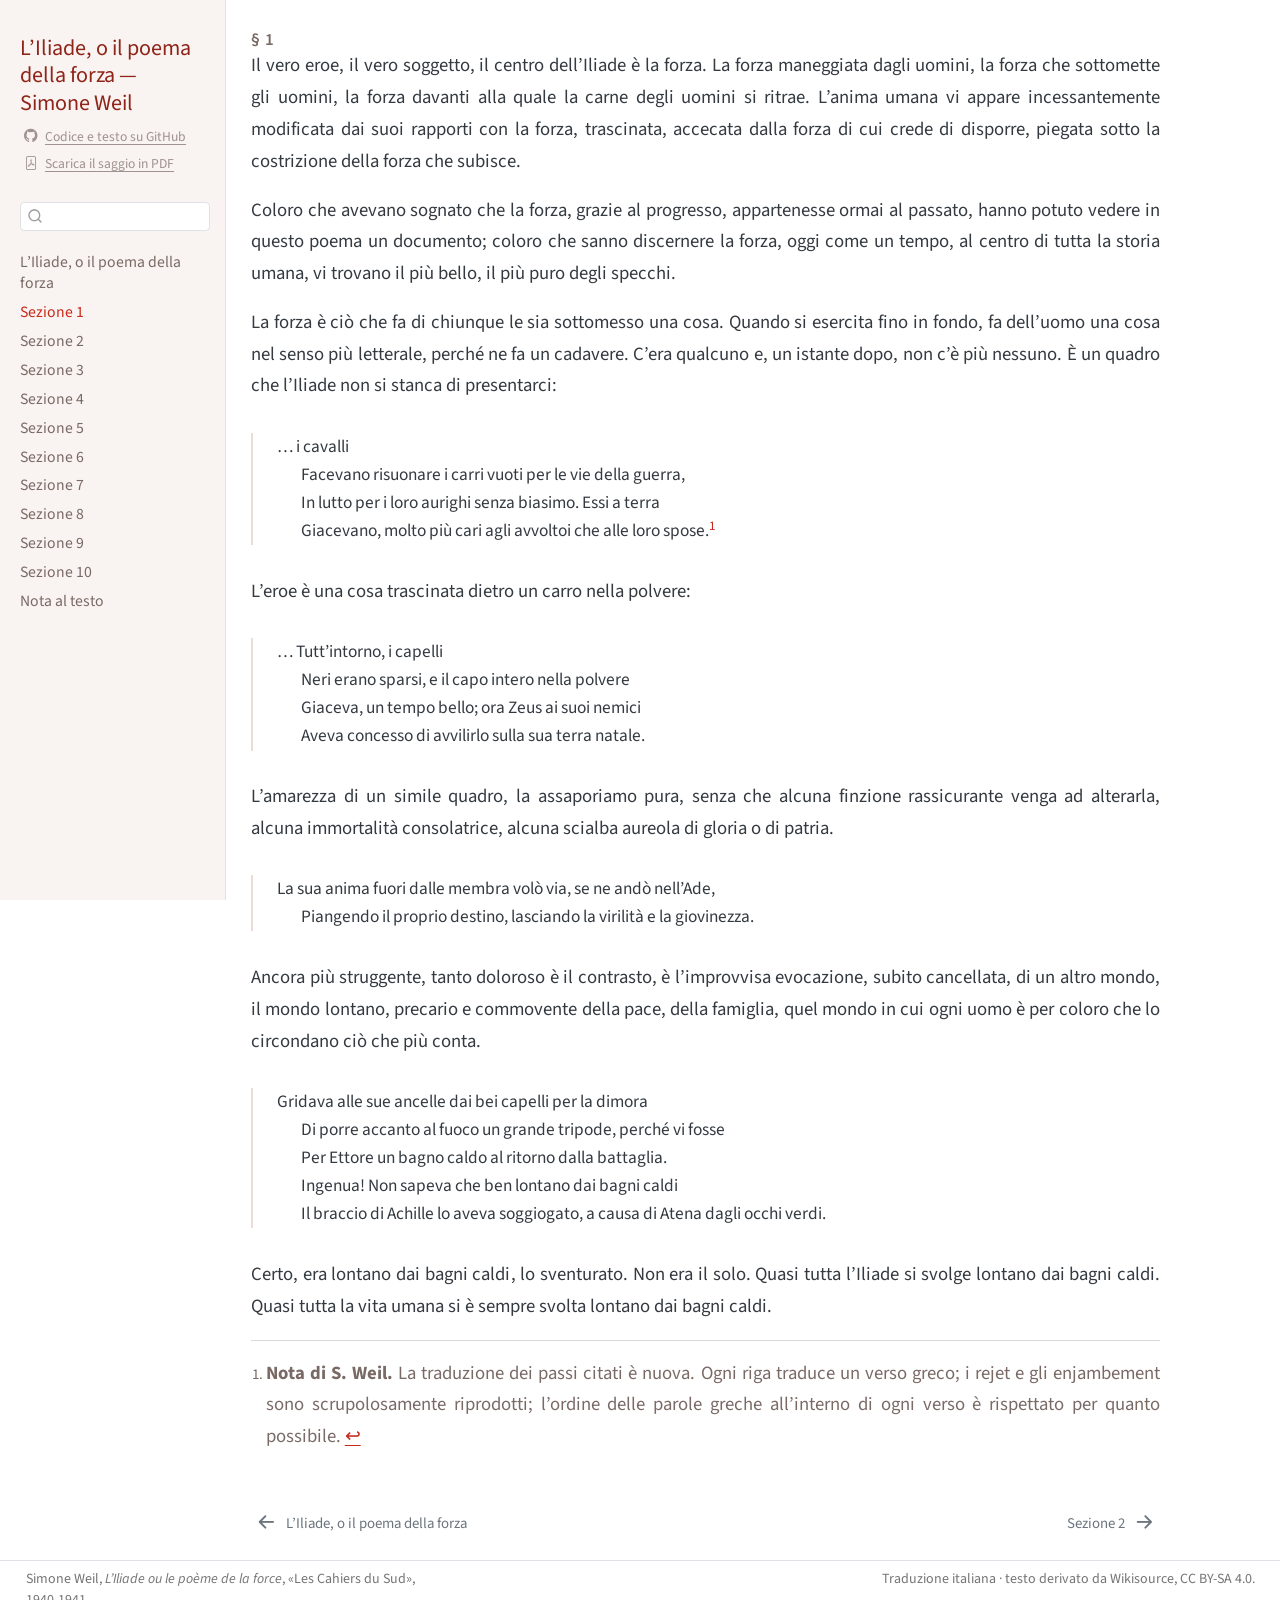
<file: docs/sezione-1.html>
<!DOCTYPE html>
<html xmlns="http://www.w3.org/1999/xhtml" lang="it-IT" xml:lang="it-IT"><head>

<meta charset="utf-8">
<meta name="generator" content="quarto-1.7.32">

<meta name="viewport" content="width=device-width, initial-scale=1.0, user-scalable=yes">

<meta name="description" content="Sezione 1 di 10 di «L’Iliade, o il poema della forza» di Simone Weil («L’Iliade ou le poème de la force», 1940-1941). Testo integrale della sezione nella traduzione italiana.">

<title>Sezione 1 – L’Iliade, o il poema della forza</title>
<style>
code{white-space: pre-wrap;}
span.smallcaps{font-variant: small-caps;}
div.columns{display: flex; gap: min(4vw, 1.5em);}
div.column{flex: auto; overflow-x: auto;}
div.hanging-indent{margin-left: 1.5em; text-indent: -1.5em;}
ul.task-list{list-style: none;}
ul.task-list li input[type="checkbox"] {
  width: 0.8em;
  margin: 0 0.8em 0.2em -1em; /* quarto-specific, see https://github.com/quarto-dev/quarto-cli/issues/4556 */ 
  vertical-align: middle;
}
</style>


<script src="site_libs/quarto-nav/quarto-nav.js"></script>
<script src="site_libs/quarto-nav/headroom.min.js"></script>
<script src="site_libs/clipboard/clipboard.min.js"></script>
<script src="site_libs/quarto-search/autocomplete.umd.js"></script>
<script src="site_libs/quarto-search/fuse.min.js"></script>
<script src="site_libs/quarto-search/quarto-search.js"></script>
<meta name="quarto:offset" content="./">
<link href="./sezione-2.html" rel="next">
<link href="./index.html" rel="prev">
<script src="site_libs/quarto-html/quarto.js" type="module"></script>
<script src="site_libs/quarto-html/tabsets/tabsets.js" type="module"></script>
<script src="site_libs/quarto-html/popper.min.js"></script>
<script src="site_libs/quarto-html/tippy.umd.min.js"></script>
<script src="site_libs/quarto-html/anchor.min.js"></script>
<link href="site_libs/quarto-html/tippy.css" rel="stylesheet">
<link href="site_libs/quarto-html/quarto-syntax-highlighting-37eea08aefeeee20ff55810ff984fec1.css" rel="stylesheet" id="quarto-text-highlighting-styles">
<script src="site_libs/bootstrap/bootstrap.min.js"></script>
<link href="site_libs/bootstrap/bootstrap-icons.css" rel="stylesheet">
<link href="site_libs/bootstrap/bootstrap-980a66be0ea9e26c27617880608fbcd1.min.css" rel="stylesheet" append-hash="true" id="quarto-bootstrap" data-mode="light">
<script id="quarto-search-options" type="application/json">{
  "location": "sidebar",
  "copy-button": false,
  "collapse-after": 3,
  "panel-placement": "start",
  "type": "textbox",
  "limit": 50,
  "keyboard-shortcut": [
    "f",
    "/",
    "s"
  ],
  "show-item-context": false,
  "language": {
    "search-no-results-text": "Nessun risultato",
    "search-matching-documents-text": "documenti trovati",
    "search-copy-link-title": "Copiare il link nella ricerca",
    "search-hide-matches-text": "Nascondere i risultati aggiuntivi",
    "search-more-match-text": "ci sono altri risultati in questo documento",
    "search-more-matches-text": "ulteriori risultati in questo documento",
    "search-clear-button-title": "Pulire",
    "search-text-placeholder": "",
    "search-detached-cancel-button-title": "Cancellare",
    "search-submit-button-title": "Inviare",
    "search-label": "Ricerca"
  }
}</script>
<script type="application/ld+json">
{
  "@context": "https://schema.org",
  "@type": "CreativeWork",
  "name": "L’Iliade, o il poema della forza",
  "alternateName": "L’Iliade ou le poème de la force",
  "author": { "@type": "Person", "name": "Simone Weil" },
  "translator": "GPT-5.6 Sol; Claude Opus 5.0",
  "inLanguage": "it",
  "datePublished": "1940",
  "isBasedOn": "https://fr.wikisource.org/wiki/La_Source_grecque/01/L%E2%80%99Iliade,_ou_le_po%C3%A8me_de_la_force",
  "license": "https://creativecommons.org/licenses/by-sa/4.0/",
  "url": "https://enricotoffalini.github.io/Weil-Iliade-Poema-Forza/",
  "description": "Nuova traduzione italiana integrale del saggio di Simone Weil, condotta sul testo francese di Wikisource."
}
</script>
<!-- Statistiche di visita. Il contatore `weil` è condiviso, di
     proposito, con l'altro sito dedicato a Simone Weil: i due
     progetti si contano insieme. -->
<script data-goatcounter="https://weil.goatcounter.com/count" async="" src="//gc.zgo.at/count.js"></script>


<link rel="stylesheet" href="styles.css">
<meta property="og:title" content="Sezione 1">
<meta property="og:description" content="Nuova traduzione italiana integrale di «L’Iliade ou le poème de la force», il saggio che Simone Weil pubblicò nei «Cahiers du Sud» fra il dicembre 1940 e il gennaio 1941: l’Iliade letta come il poema in cui la forza, quella che uccide e quella che fa di un uomo una cosa, è il vero protagonista.">
<meta property="og:image" content="https://enricotoffalini.github.io/Weil-Iliade-Poema-Forza/_immagini/cover.jpg">
<meta property="og:site_name" content="L’Iliade, o il poema della forza">
<meta name="twitter:title" content="Sezione 1">
<meta name="twitter:description" content="Nuova traduzione italiana integrale di «L’Iliade ou le poème de la force», il saggio che Simone Weil pubblicò nei «Cahiers du Sud» fra il dicembre 1940 e il gennaio 1941: l’Iliade letta come il poema in cui la forza, quella che uccide e quella che fa di un uomo una cosa, è il vero protagonista.">
<meta name="twitter:image" content="https://enricotoffalini.github.io/Weil-Iliade-Poema-Forza/_immagini/cover.jpg">
<meta name="twitter:card" content="summary">
<meta name="citation_title" content="L’Iliade, o il poema della forza">
<meta name="citation_author" content="Simone Weil">
<meta name="citation_publication_date" content="1953">
<meta name="citation_cover_date" content="1953">
<meta name="citation_year" content="1953">
<meta name="citation_fulltext_html_url" content="https://enricotoffalini.github.io/Weil-Iliade-Poema-Forza/">
<meta name="citation_language" content="it">
<meta name="citation_firstpage" content="11">
<meta name="citation_lastpage" content="42">
<meta name="citation_inbook_title" content="La Source grecque">
</head>

<body class="nav-sidebar docked pagina-sezione fullcontent quarto-light">

<div id="quarto-search-results"></div>
  <header id="quarto-header" class="headroom fixed-top">
  <nav class="quarto-secondary-nav">
    <div class="container-fluid d-flex">
      <button type="button" class="quarto-btn-toggle btn" data-bs-toggle="collapse" role="button" data-bs-target=".quarto-sidebar-collapse-item" aria-controls="quarto-sidebar" aria-expanded="false" aria-label="Attiva/disattiva la barra laterale" onclick="if (window.quartoToggleHeadroom) { window.quartoToggleHeadroom(); }">
        <i class="bi bi-layout-text-sidebar-reverse"></i>
      </button>
        <nav class="quarto-page-breadcrumbs" aria-label="breadcrumb"><ol class="breadcrumb"><li class="breadcrumb-item"><a href="./sezione-1.html"><span class="chapter-title">Sezione 1</span></a></li></ol></nav>
        <a class="flex-grow-1" role="navigation" data-bs-toggle="collapse" data-bs-target=".quarto-sidebar-collapse-item" aria-controls="quarto-sidebar" aria-expanded="false" aria-label="Attiva/disattiva la barra laterale" onclick="if (window.quartoToggleHeadroom) { window.quartoToggleHeadroom(); }">      
        </a>
      <button type="button" class="btn quarto-search-button" aria-label="Ricerca" onclick="window.quartoOpenSearch();">
        <i class="bi bi-search"></i>
      </button>
    </div>
  </nav>
</header>
<!-- content -->
<div id="quarto-content" class="quarto-container page-columns page-rows-contents page-layout-article">
<!-- sidebar -->
  <nav id="quarto-sidebar" class="sidebar collapse collapse-horizontal quarto-sidebar-collapse-item sidebar-navigation docked overflow-auto">
    <div class="pt-lg-2 mt-2 text-left sidebar-header">
    <div class="sidebar-title mb-0 py-0">
      <a href="./">L’Iliade, o il poema della forza — Simone Weil</a> 
        <div class="sidebar-tools-main">
    <a href="https://github.com/EnricoToffalini/Weil-Iliade-Poema-Forza" title="Codice e testo su GitHub" class="quarto-navigation-tool px-1" aria-label="Codice e testo su GitHub"><i class="bi bi-github"></i></a>
    <a href="./iliade-poema-forza.pdf" title="Scarica PDF" class="quarto-navigation-tool px-1" aria-label="Scarica PDF"><i class="bi bi-file-pdf"></i></a>
</div>
    </div>
      </div>
        <div class="mt-2 flex-shrink-0 align-items-center">
        <div class="sidebar-search">
        <div id="quarto-search" class="" title="Ricerca"></div>
        </div>
        </div>
    <div class="sidebar-menu-container"> 
    <ul class="list-unstyled mt-1">
        <li class="sidebar-item">
  <div class="sidebar-item-container"> 
  <a href="./index.html" class="sidebar-item-text sidebar-link"><span class="chapter-title">L’Iliade, o il poema della forza</span></a>
  </div>
</li>
        <li class="sidebar-item">
  <div class="sidebar-item-container"> 
  <a href="./sezione-1.html" class="sidebar-item-text sidebar-link active"><span class="chapter-title">Sezione 1</span></a>
  </div>
</li>
        <li class="sidebar-item">
  <div class="sidebar-item-container"> 
  <a href="./sezione-2.html" class="sidebar-item-text sidebar-link"><span class="chapter-title">Sezione 2</span></a>
  </div>
</li>
        <li class="sidebar-item">
  <div class="sidebar-item-container"> 
  <a href="./sezione-3.html" class="sidebar-item-text sidebar-link"><span class="chapter-title">Sezione 3</span></a>
  </div>
</li>
        <li class="sidebar-item">
  <div class="sidebar-item-container"> 
  <a href="./sezione-4.html" class="sidebar-item-text sidebar-link"><span class="chapter-title">Sezione 4</span></a>
  </div>
</li>
        <li class="sidebar-item">
  <div class="sidebar-item-container"> 
  <a href="./sezione-5.html" class="sidebar-item-text sidebar-link"><span class="chapter-title">Sezione 5</span></a>
  </div>
</li>
        <li class="sidebar-item">
  <div class="sidebar-item-container"> 
  <a href="./sezione-6.html" class="sidebar-item-text sidebar-link"><span class="chapter-title">Sezione 6</span></a>
  </div>
</li>
        <li class="sidebar-item">
  <div class="sidebar-item-container"> 
  <a href="./sezione-7.html" class="sidebar-item-text sidebar-link"><span class="chapter-title">Sezione 7</span></a>
  </div>
</li>
        <li class="sidebar-item">
  <div class="sidebar-item-container"> 
  <a href="./sezione-8.html" class="sidebar-item-text sidebar-link"><span class="chapter-title">Sezione 8</span></a>
  </div>
</li>
        <li class="sidebar-item">
  <div class="sidebar-item-container"> 
  <a href="./sezione-9.html" class="sidebar-item-text sidebar-link"><span class="chapter-title">Sezione 9</span></a>
  </div>
</li>
        <li class="sidebar-item">
  <div class="sidebar-item-container"> 
  <a href="./sezione-10.html" class="sidebar-item-text sidebar-link"><span class="chapter-title">Sezione 10</span></a>
  </div>
</li>
        <li class="sidebar-item">
  <div class="sidebar-item-container"> 
  <a href="./nota-al-testo.html" class="sidebar-item-text sidebar-link"><span class="chapter-title">Nota al testo</span></a>
  </div>
</li>
    </ul>
    </div>
</nav>
<div id="quarto-sidebar-glass" class="quarto-sidebar-collapse-item" data-bs-toggle="collapse" data-bs-target=".quarto-sidebar-collapse-item"></div>
<!-- margin-sidebar -->
    
<!-- main -->
<main class="content" id="quarto-document-content">

<header id="title-block-header" class="quarto-title-block default">
<div class="quarto-title">
<h1 class="title"><span class="chapter-title">§ 1</span></h1>
</div>



<div class="quarto-title-meta">

    
  
    
  </div>
  


</header>


<!-- Pagina generata da scripts/build_site.py a partire da
     corpus/it/iliade-poema-forza.md e da site/sezioni.yml.
     Non modificare a mano: le correzioni vanno fatte nel corpus. -->
<p>Il vero eroe, il vero soggetto, il centro dell’Iliade è la forza. La forza maneggiata dagli uomini, la forza che sottomette gli uomini, la forza davanti alla quale la carne degli uomini si ritrae. L’anima umana vi appare incessantemente modificata dai suoi rapporti con la forza, trascinata, accecata dalla forza di cui crede di disporre, piegata sotto la costrizione della forza che subisce.</p>
<p>Coloro che avevano sognato che la forza, grazie al progresso, appartenesse ormai al passato, hanno potuto vedere in questo poema un documento; coloro che sanno discernere la forza, oggi come un tempo, al centro di tutta la storia umana, vi trovano il più bello, il più puro degli specchi.</p>
<p>La forza è ciò che fa di chiunque le sia sottomesso una cosa. Quando si esercita fino in fondo, fa dell’uomo una cosa nel senso più letterale, perché ne fa un cadavere. C’era qualcuno e, un istante dopo, non c’è più nessuno. È un quadro che l’Iliade non si stanca di presentarci:</p>
<blockquote class="blockquote">
<p>… i cavalli<br>
Facevano risuonare i carri vuoti per le vie della guerra,<br>
In lutto per i loro aurighi senza biasimo. Essi a terra<br>
Giacevano, molto più cari agli avvoltoi che alle loro spose.<a href="#fn1" class="footnote-ref" id="fnref1" role="doc-noteref"><sup>1</sup></a></p>
</blockquote>
<p>L’eroe è una cosa trascinata dietro un carro nella polvere:</p>
<blockquote class="blockquote">
<p>… Tutt’intorno, i capelli<br>
Neri erano sparsi, e il capo intero nella polvere<br>
Giaceva, un tempo bello; ora Zeus ai suoi nemici<br>
Aveva concesso di avvilirlo sulla sua terra natale.</p>
</blockquote>
<p>L’amarezza di un simile quadro, la assaporiamo pura, senza che alcuna finzione rassicurante venga ad alterarla, alcuna immortalità consolatrice, alcuna scialba aureola di gloria o di patria.</p>
<blockquote class="blockquote">
<p>La sua anima fuori dalle membra volò via, se ne andò nell’Ade,<br>
Piangendo il proprio destino, lasciando la virilità e la giovinezza.</p>
</blockquote>
<p>Ancora più struggente, tanto doloroso è il contrasto, è l’improvvisa evocazione, subito cancellata, di un altro mondo, il mondo lontano, precario e commovente della pace, della famiglia, quel mondo in cui ogni uomo è per coloro che lo circondano ciò che più conta.</p>
<blockquote class="blockquote">
<p>Gridava alle sue ancelle dai bei capelli per la dimora<br>
Di porre accanto al fuoco un grande tripode, perché vi fosse<br>
Per Ettore un bagno caldo al ritorno dalla battaglia.<br>
Ingenua! Non sapeva che ben lontano dai bagni caldi<br>
Il braccio di Achille lo aveva soggiogato, a causa di Atena dagli occhi verdi.</p>
</blockquote>
<p>Certo, era lontano dai bagni caldi, lo sventurato. Non era il solo. Quasi tutta l’Iliade si svolge lontano dai bagni caldi. Quasi tutta la vita umana si è sempre svolta lontano dai bagni caldi.</p>


<section id="footnotes" class="footnotes footnotes-end-of-document" role="doc-endnotes">
<hr>
<ol>
<li id="fn1"><p><strong>Nota di S. Weil.</strong> La traduzione dei passi citati è nuova. Ogni riga traduce un verso greco; i rejet e gli enjambement sono scrupolosamente riprodotti; l’ordine delle parole greche all’interno di ogni verso è rispettato per quanto possibile.<a href="#fnref1" class="footnote-back" role="doc-backlink">↩︎</a></p></li>
</ol>
</section>

</main> <!-- /main -->
<script id="quarto-html-after-body" type="application/javascript">
  window.document.addEventListener("DOMContentLoaded", function (event) {
    const icon = "";
    const anchorJS = new window.AnchorJS();
    anchorJS.options = {
      placement: 'right',
      icon: icon
    };
    anchorJS.add('.anchored');
    const isCodeAnnotation = (el) => {
      for (const clz of el.classList) {
        if (clz.startsWith('code-annotation-')) {                     
          return true;
        }
      }
      return false;
    }
    const onCopySuccess = function(e) {
      // button target
      const button = e.trigger;
      // don't keep focus
      button.blur();
      // flash "checked"
      button.classList.add('code-copy-button-checked');
      var currentTitle = button.getAttribute("title");
      button.setAttribute("title", "Copiato!");
      let tooltip;
      if (window.bootstrap) {
        button.setAttribute("data-bs-toggle", "tooltip");
        button.setAttribute("data-bs-placement", "left");
        button.setAttribute("data-bs-title", "Copiato!");
        tooltip = new bootstrap.Tooltip(button, 
          { trigger: "manual", 
            customClass: "code-copy-button-tooltip",
            offset: [0, -8]});
        tooltip.show();    
      }
      setTimeout(function() {
        if (tooltip) {
          tooltip.hide();
          button.removeAttribute("data-bs-title");
          button.removeAttribute("data-bs-toggle");
          button.removeAttribute("data-bs-placement");
        }
        button.setAttribute("title", currentTitle);
        button.classList.remove('code-copy-button-checked');
      }, 1000);
      // clear code selection
      e.clearSelection();
    }
    const getTextToCopy = function(trigger) {
        const codeEl = trigger.previousElementSibling.cloneNode(true);
        for (const childEl of codeEl.children) {
          if (isCodeAnnotation(childEl)) {
            childEl.remove();
          }
        }
        return codeEl.innerText;
    }
    const clipboard = new window.ClipboardJS('.code-copy-button:not([data-in-quarto-modal])', {
      text: getTextToCopy
    });
    clipboard.on('success', onCopySuccess);
    if (window.document.getElementById('quarto-embedded-source-code-modal')) {
      const clipboardModal = new window.ClipboardJS('.code-copy-button[data-in-quarto-modal]', {
        text: getTextToCopy,
        container: window.document.getElementById('quarto-embedded-source-code-modal')
      });
      clipboardModal.on('success', onCopySuccess);
    }
      var localhostRegex = new RegExp(/^(?:http|https):\/\/localhost\:?[0-9]*\//);
      var mailtoRegex = new RegExp(/^mailto:/);
        var filterRegex = new RegExp("https:\/\/enricotoffalini\.github\.io\/Weil-Iliade-Poema-Forza\/");
      var isInternal = (href) => {
          return filterRegex.test(href) || localhostRegex.test(href) || mailtoRegex.test(href);
      }
      // Inspect non-navigation links and adorn them if external
     var links = window.document.querySelectorAll('a[href]:not(.nav-link):not(.navbar-brand):not(.toc-action):not(.sidebar-link):not(.sidebar-item-toggle):not(.pagination-link):not(.no-external):not([aria-hidden]):not(.dropdown-item):not(.quarto-navigation-tool):not(.about-link)');
      for (var i=0; i<links.length; i++) {
        const link = links[i];
        if (!isInternal(link.href)) {
          // undo the damage that might have been done by quarto-nav.js in the case of
          // links that we want to consider external
          if (link.dataset.originalHref !== undefined) {
            link.href = link.dataset.originalHref;
          }
            // target, if specified
            link.setAttribute("target", "_blank");
            if (link.getAttribute("rel") === null) {
              link.setAttribute("rel", "noopener");
            }
        }
      }
    function tippyHover(el, contentFn, onTriggerFn, onUntriggerFn) {
      const config = {
        allowHTML: true,
        maxWidth: 500,
        delay: 100,
        arrow: false,
        appendTo: function(el) {
            return el.parentElement;
        },
        interactive: true,
        interactiveBorder: 10,
        theme: 'quarto',
        placement: 'bottom-start',
      };
      if (contentFn) {
        config.content = contentFn;
      }
      if (onTriggerFn) {
        config.onTrigger = onTriggerFn;
      }
      if (onUntriggerFn) {
        config.onUntrigger = onUntriggerFn;
      }
      window.tippy(el, config); 
    }
    const noterefs = window.document.querySelectorAll('a[role="doc-noteref"]');
    for (var i=0; i<noterefs.length; i++) {
      const ref = noterefs[i];
      tippyHover(ref, function() {
        // use id or data attribute instead here
        let href = ref.getAttribute('data-footnote-href') || ref.getAttribute('href');
        try { href = new URL(href).hash; } catch {}
        const id = href.replace(/^#\/?/, "");
        const note = window.document.getElementById(id);
        if (note) {
          return note.innerHTML;
        } else {
          return "";
        }
      });
    }
    const xrefs = window.document.querySelectorAll('a.quarto-xref');
    const processXRef = (id, note) => {
      // Strip column container classes
      const stripColumnClz = (el) => {
        el.classList.remove("page-full", "page-columns");
        if (el.children) {
          for (const child of el.children) {
            stripColumnClz(child);
          }
        }
      }
      stripColumnClz(note)
      if (id === null || id.startsWith('sec-')) {
        // Special case sections, only their first couple elements
        const container = document.createElement("div");
        if (note.children && note.children.length > 2) {
          container.appendChild(note.children[0].cloneNode(true));
          for (let i = 1; i < note.children.length; i++) {
            const child = note.children[i];
            if (child.tagName === "P" && child.innerText === "") {
              continue;
            } else {
              container.appendChild(child.cloneNode(true));
              break;
            }
          }
          if (window.Quarto?.typesetMath) {
            window.Quarto.typesetMath(container);
          }
          return container.innerHTML
        } else {
          if (window.Quarto?.typesetMath) {
            window.Quarto.typesetMath(note);
          }
          return note.innerHTML;
        }
      } else {
        // Remove any anchor links if they are present
        const anchorLink = note.querySelector('a.anchorjs-link');
        if (anchorLink) {
          anchorLink.remove();
        }
        if (window.Quarto?.typesetMath) {
          window.Quarto.typesetMath(note);
        }
        if (note.classList.contains("callout")) {
          return note.outerHTML;
        } else {
          return note.innerHTML;
        }
      }
    }
    for (var i=0; i<xrefs.length; i++) {
      const xref = xrefs[i];
      tippyHover(xref, undefined, function(instance) {
        instance.disable();
        let url = xref.getAttribute('href');
        let hash = undefined; 
        if (url.startsWith('#')) {
          hash = url;
        } else {
          try { hash = new URL(url).hash; } catch {}
        }
        if (hash) {
          const id = hash.replace(/^#\/?/, "");
          const note = window.document.getElementById(id);
          if (note !== null) {
            try {
              const html = processXRef(id, note.cloneNode(true));
              instance.setContent(html);
            } finally {
              instance.enable();
              instance.show();
            }
          } else {
            // See if we can fetch this
            fetch(url.split('#')[0])
            .then(res => res.text())
            .then(html => {
              const parser = new DOMParser();
              const htmlDoc = parser.parseFromString(html, "text/html");
              const note = htmlDoc.getElementById(id);
              if (note !== null) {
                const html = processXRef(id, note);
                instance.setContent(html);
              } 
            }).finally(() => {
              instance.enable();
              instance.show();
            });
          }
        } else {
          // See if we can fetch a full url (with no hash to target)
          // This is a special case and we should probably do some content thinning / targeting
          fetch(url)
          .then(res => res.text())
          .then(html => {
            const parser = new DOMParser();
            const htmlDoc = parser.parseFromString(html, "text/html");
            const note = htmlDoc.querySelector('main.content');
            if (note !== null) {
              // This should only happen for chapter cross references
              // (since there is no id in the URL)
              // remove the first header
              if (note.children.length > 0 && note.children[0].tagName === "HEADER") {
                note.children[0].remove();
              }
              const html = processXRef(null, note);
              instance.setContent(html);
            } 
          }).finally(() => {
            instance.enable();
            instance.show();
          });
        }
      }, function(instance) {
      });
    }
        let selectedAnnoteEl;
        const selectorForAnnotation = ( cell, annotation) => {
          let cellAttr = 'data-code-cell="' + cell + '"';
          let lineAttr = 'data-code-annotation="' +  annotation + '"';
          const selector = 'span[' + cellAttr + '][' + lineAttr + ']';
          return selector;
        }
        const selectCodeLines = (annoteEl) => {
          const doc = window.document;
          const targetCell = annoteEl.getAttribute("data-target-cell");
          const targetAnnotation = annoteEl.getAttribute("data-target-annotation");
          const annoteSpan = window.document.querySelector(selectorForAnnotation(targetCell, targetAnnotation));
          const lines = annoteSpan.getAttribute("data-code-lines").split(",");
          const lineIds = lines.map((line) => {
            return targetCell + "-" + line;
          })
          let top = null;
          let height = null;
          let parent = null;
          if (lineIds.length > 0) {
              //compute the position of the single el (top and bottom and make a div)
              const el = window.document.getElementById(lineIds[0]);
              top = el.offsetTop;
              height = el.offsetHeight;
              parent = el.parentElement.parentElement;
            if (lineIds.length > 1) {
              const lastEl = window.document.getElementById(lineIds[lineIds.length - 1]);
              const bottom = lastEl.offsetTop + lastEl.offsetHeight;
              height = bottom - top;
            }
            if (top !== null && height !== null && parent !== null) {
              // cook up a div (if necessary) and position it 
              let div = window.document.getElementById("code-annotation-line-highlight");
              if (div === null) {
                div = window.document.createElement("div");
                div.setAttribute("id", "code-annotation-line-highlight");
                div.style.position = 'absolute';
                parent.appendChild(div);
              }
              div.style.top = top - 2 + "px";
              div.style.height = height + 4 + "px";
              div.style.left = 0;
              let gutterDiv = window.document.getElementById("code-annotation-line-highlight-gutter");
              if (gutterDiv === null) {
                gutterDiv = window.document.createElement("div");
                gutterDiv.setAttribute("id", "code-annotation-line-highlight-gutter");
                gutterDiv.style.position = 'absolute';
                const codeCell = window.document.getElementById(targetCell);
                const gutter = codeCell.querySelector('.code-annotation-gutter');
                gutter.appendChild(gutterDiv);
              }
              gutterDiv.style.top = top - 2 + "px";
              gutterDiv.style.height = height + 4 + "px";
            }
            selectedAnnoteEl = annoteEl;
          }
        };
        const unselectCodeLines = () => {
          const elementsIds = ["code-annotation-line-highlight", "code-annotation-line-highlight-gutter"];
          elementsIds.forEach((elId) => {
            const div = window.document.getElementById(elId);
            if (div) {
              div.remove();
            }
          });
          selectedAnnoteEl = undefined;
        };
          // Handle positioning of the toggle
      window.addEventListener(
        "resize",
        throttle(() => {
          elRect = undefined;
          if (selectedAnnoteEl) {
            selectCodeLines(selectedAnnoteEl);
          }
        }, 10)
      );
      function throttle(fn, ms) {
      let throttle = false;
      let timer;
        return (...args) => {
          if(!throttle) { // first call gets through
              fn.apply(this, args);
              throttle = true;
          } else { // all the others get throttled
              if(timer) clearTimeout(timer); // cancel #2
              timer = setTimeout(() => {
                fn.apply(this, args);
                timer = throttle = false;
              }, ms);
          }
        };
      }
        // Attach click handler to the DT
        const annoteDls = window.document.querySelectorAll('dt[data-target-cell]');
        for (const annoteDlNode of annoteDls) {
          annoteDlNode.addEventListener('click', (event) => {
            const clickedEl = event.target;
            if (clickedEl !== selectedAnnoteEl) {
              unselectCodeLines();
              const activeEl = window.document.querySelector('dt[data-target-cell].code-annotation-active');
              if (activeEl) {
                activeEl.classList.remove('code-annotation-active');
              }
              selectCodeLines(clickedEl);
              clickedEl.classList.add('code-annotation-active');
            } else {
              // Unselect the line
              unselectCodeLines();
              clickedEl.classList.remove('code-annotation-active');
            }
          });
        }
    const findCites = (el) => {
      const parentEl = el.parentElement;
      if (parentEl) {
        const cites = parentEl.dataset.cites;
        if (cites) {
          return {
            el,
            cites: cites.split(' ')
          };
        } else {
          return findCites(el.parentElement)
        }
      } else {
        return undefined;
      }
    };
    var bibliorefs = window.document.querySelectorAll('a[role="doc-biblioref"]');
    for (var i=0; i<bibliorefs.length; i++) {
      const ref = bibliorefs[i];
      const citeInfo = findCites(ref);
      if (citeInfo) {
        tippyHover(citeInfo.el, function() {
          var popup = window.document.createElement('div');
          citeInfo.cites.forEach(function(cite) {
            var citeDiv = window.document.createElement('div');
            citeDiv.classList.add('hanging-indent');
            citeDiv.classList.add('csl-entry');
            var biblioDiv = window.document.getElementById('ref-' + cite);
            if (biblioDiv) {
              citeDiv.innerHTML = biblioDiv.innerHTML;
            }
            popup.appendChild(citeDiv);
          });
          return popup.innerHTML;
        });
      }
    }
  });
  </script>
<nav class="page-navigation">
  <div class="nav-page nav-page-previous">
      <a href="./index.html" class="pagination-link" aria-label="L’Iliade, o il poema della forza">
        <i class="bi bi-arrow-left-short"></i> <span class="nav-page-text"><span class="chapter-title">L’Iliade, o il poema della forza</span></span>
      </a>          
  </div>
  <div class="nav-page nav-page-next">
      <a href="./sezione-2.html" class="pagination-link" aria-label="Sezione 2">
        <span class="nav-page-text"><span class="chapter-title">Sezione 2</span></span> <i class="bi bi-arrow-right-short"></i>
      </a>
  </div>
</nav>
</div> <!-- /content -->
<footer class="footer">
  <div class="nav-footer">
    <div class="nav-footer-left">
<p>Simone Weil, <em>L’Iliade ou le poème de la force</em>, «Les Cahiers du Sud», 1940-1941.</p>
</div>   
    <div class="nav-footer-center">
      &nbsp;
    </div>
    <div class="nav-footer-right">
<p>Traduzione italiana · testo derivato da Wikisource, CC BY-SA 4.0.</p>
</div>
  </div>
</footer>




</body></html>
</file>
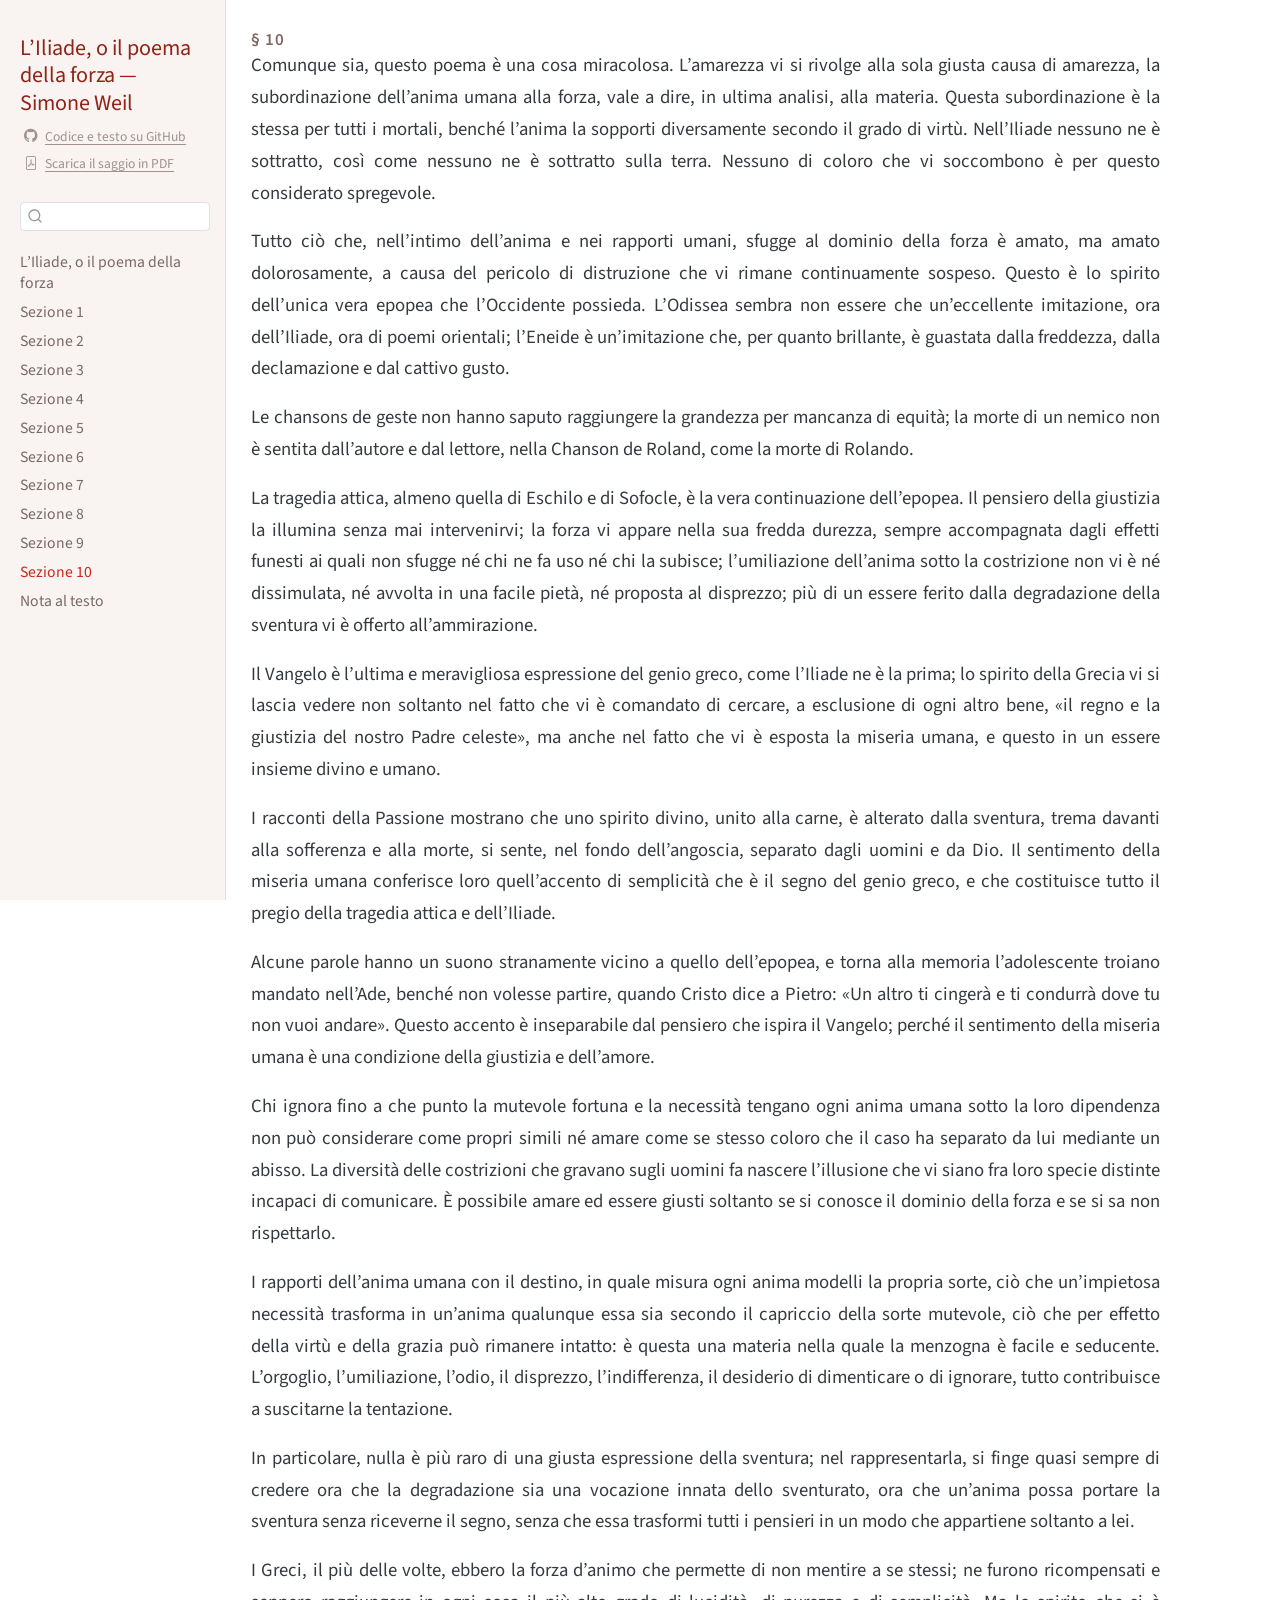
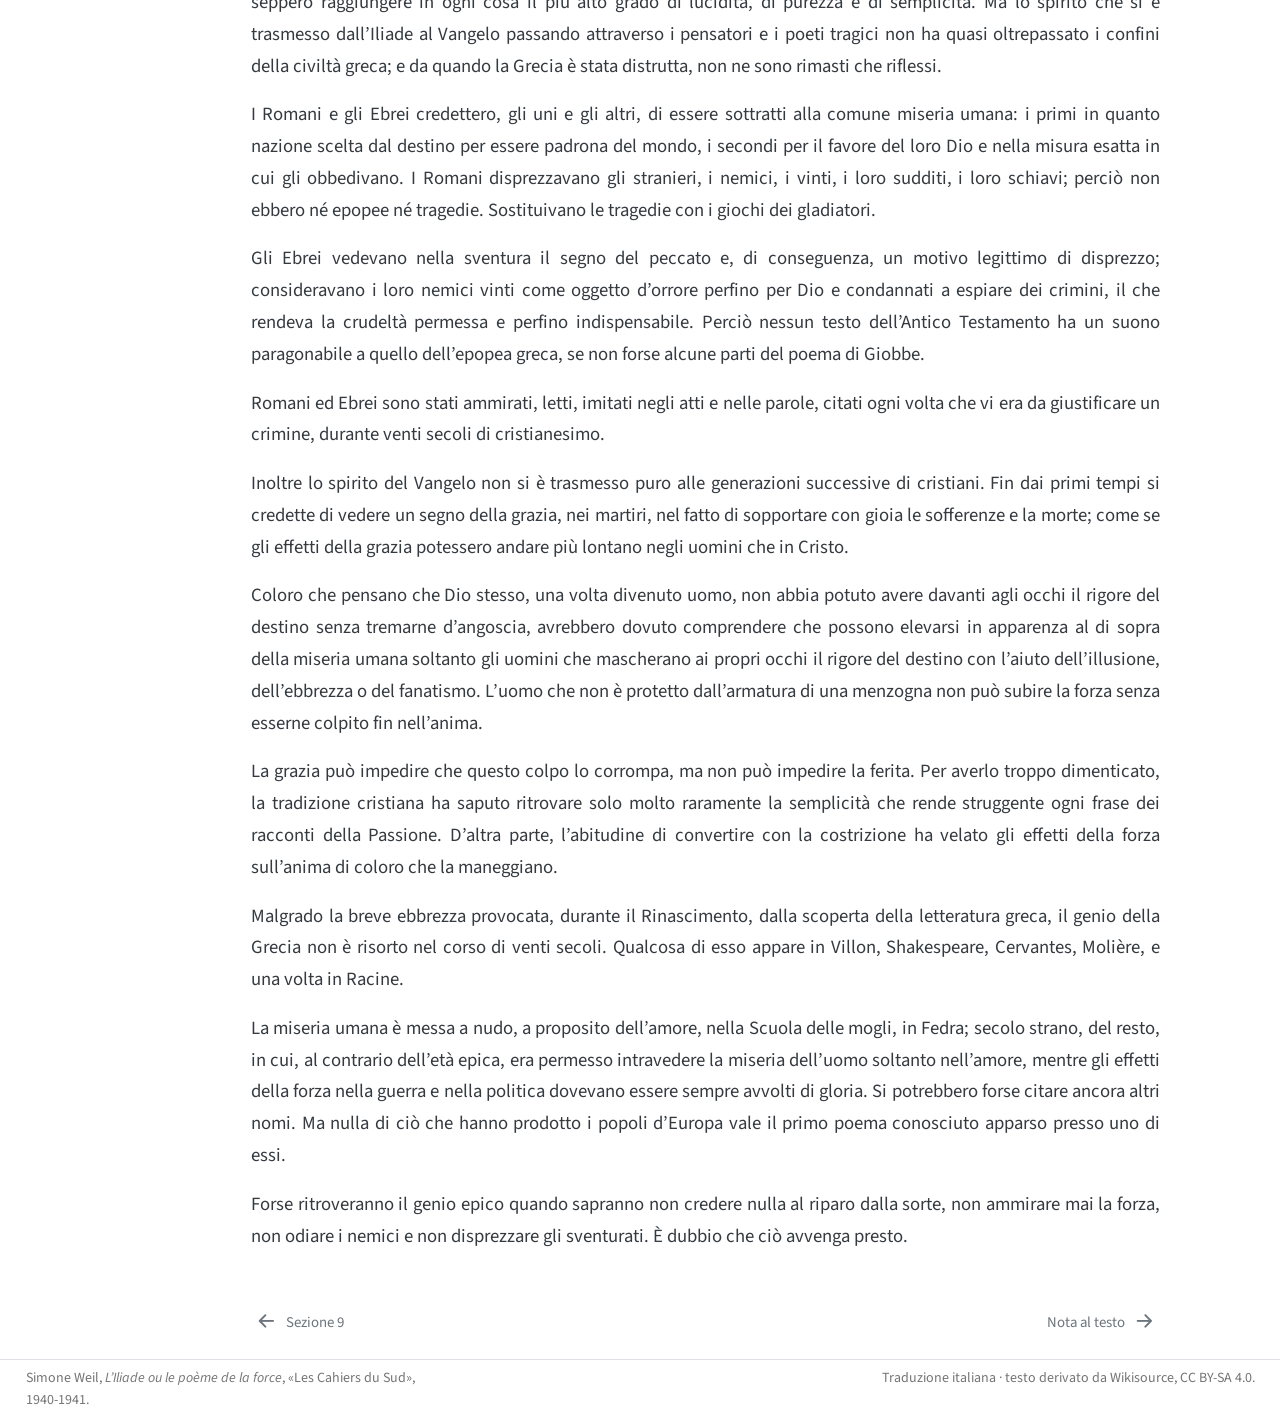
<file: docs/sezione-10.html>
<!DOCTYPE html>
<html xmlns="http://www.w3.org/1999/xhtml" lang="it-IT" xml:lang="it-IT"><head>

<meta charset="utf-8">
<meta name="generator" content="quarto-1.7.32">

<meta name="viewport" content="width=device-width, initial-scale=1.0, user-scalable=yes">

<meta name="description" content="Sezione 10 di 10 di «L’Iliade, o il poema della forza» di Simone Weil («L’Iliade ou le poème de la force», 1940-1941). Testo integrale della sezione nella traduzione italiana.">

<title>Sezione 10 – L’Iliade, o il poema della forza</title>
<style>
code{white-space: pre-wrap;}
span.smallcaps{font-variant: small-caps;}
div.columns{display: flex; gap: min(4vw, 1.5em);}
div.column{flex: auto; overflow-x: auto;}
div.hanging-indent{margin-left: 1.5em; text-indent: -1.5em;}
ul.task-list{list-style: none;}
ul.task-list li input[type="checkbox"] {
  width: 0.8em;
  margin: 0 0.8em 0.2em -1em; /* quarto-specific, see https://github.com/quarto-dev/quarto-cli/issues/4556 */ 
  vertical-align: middle;
}
</style>


<script src="site_libs/quarto-nav/quarto-nav.js"></script>
<script src="site_libs/quarto-nav/headroom.min.js"></script>
<script src="site_libs/clipboard/clipboard.min.js"></script>
<script src="site_libs/quarto-search/autocomplete.umd.js"></script>
<script src="site_libs/quarto-search/fuse.min.js"></script>
<script src="site_libs/quarto-search/quarto-search.js"></script>
<meta name="quarto:offset" content="./">
<link href="./nota-al-testo.html" rel="next">
<link href="./sezione-9.html" rel="prev">
<script src="site_libs/quarto-html/quarto.js" type="module"></script>
<script src="site_libs/quarto-html/tabsets/tabsets.js" type="module"></script>
<script src="site_libs/quarto-html/popper.min.js"></script>
<script src="site_libs/quarto-html/tippy.umd.min.js"></script>
<script src="site_libs/quarto-html/anchor.min.js"></script>
<link href="site_libs/quarto-html/tippy.css" rel="stylesheet">
<link href="site_libs/quarto-html/quarto-syntax-highlighting-37eea08aefeeee20ff55810ff984fec1.css" rel="stylesheet" id="quarto-text-highlighting-styles">
<script src="site_libs/bootstrap/bootstrap.min.js"></script>
<link href="site_libs/bootstrap/bootstrap-icons.css" rel="stylesheet">
<link href="site_libs/bootstrap/bootstrap-980a66be0ea9e26c27617880608fbcd1.min.css" rel="stylesheet" append-hash="true" id="quarto-bootstrap" data-mode="light">
<script id="quarto-search-options" type="application/json">{
  "location": "sidebar",
  "copy-button": false,
  "collapse-after": 3,
  "panel-placement": "start",
  "type": "textbox",
  "limit": 50,
  "keyboard-shortcut": [
    "f",
    "/",
    "s"
  ],
  "show-item-context": false,
  "language": {
    "search-no-results-text": "Nessun risultato",
    "search-matching-documents-text": "documenti trovati",
    "search-copy-link-title": "Copiare il link nella ricerca",
    "search-hide-matches-text": "Nascondere i risultati aggiuntivi",
    "search-more-match-text": "ci sono altri risultati in questo documento",
    "search-more-matches-text": "ulteriori risultati in questo documento",
    "search-clear-button-title": "Pulire",
    "search-text-placeholder": "",
    "search-detached-cancel-button-title": "Cancellare",
    "search-submit-button-title": "Inviare",
    "search-label": "Ricerca"
  }
}</script>
<script type="application/ld+json">
{
  "@context": "https://schema.org",
  "@type": "CreativeWork",
  "name": "L’Iliade, o il poema della forza",
  "alternateName": "L’Iliade ou le poème de la force",
  "author": { "@type": "Person", "name": "Simone Weil" },
  "translator": "GPT-5.6 Sol; Claude Opus 5.0",
  "inLanguage": "it",
  "datePublished": "1940",
  "isBasedOn": "https://fr.wikisource.org/wiki/La_Source_grecque/01/L%E2%80%99Iliade,_ou_le_po%C3%A8me_de_la_force",
  "license": "https://creativecommons.org/licenses/by-sa/4.0/",
  "url": "https://enricotoffalini.github.io/Weil-Iliade-Poema-Forza/",
  "description": "Nuova traduzione italiana integrale del saggio di Simone Weil, condotta sul testo francese di Wikisource."
}
</script>
<!-- Statistiche di visita. Il contatore `weil` è condiviso, di
     proposito, con l'altro sito dedicato a Simone Weil: i due
     progetti si contano insieme. -->
<script data-goatcounter="https://weil.goatcounter.com/count" async="" src="//gc.zgo.at/count.js"></script>


<link rel="stylesheet" href="styles.css">
<meta property="og:title" content="Sezione 10">
<meta property="og:description" content="Nuova traduzione italiana integrale di «L’Iliade ou le poème de la force», il saggio che Simone Weil pubblicò nei «Cahiers du Sud» fra il dicembre 1940 e il gennaio 1941: l’Iliade letta come il poema in cui la forza, quella che uccide e quella che fa di un uomo una cosa, è il vero protagonista.">
<meta property="og:image" content="https://enricotoffalini.github.io/Weil-Iliade-Poema-Forza/_immagini/cover.jpg">
<meta property="og:site_name" content="L’Iliade, o il poema della forza">
<meta name="twitter:title" content="Sezione 10">
<meta name="twitter:description" content="Nuova traduzione italiana integrale di «L’Iliade ou le poème de la force», il saggio che Simone Weil pubblicò nei «Cahiers du Sud» fra il dicembre 1940 e il gennaio 1941: l’Iliade letta come il poema in cui la forza, quella che uccide e quella che fa di un uomo una cosa, è il vero protagonista.">
<meta name="twitter:image" content="https://enricotoffalini.github.io/Weil-Iliade-Poema-Forza/_immagini/cover.jpg">
<meta name="twitter:card" content="summary">
<meta name="citation_title" content="L’Iliade, o il poema della forza">
<meta name="citation_author" content="Simone Weil">
<meta name="citation_publication_date" content="1953">
<meta name="citation_cover_date" content="1953">
<meta name="citation_year" content="1953">
<meta name="citation_fulltext_html_url" content="https://enricotoffalini.github.io/Weil-Iliade-Poema-Forza/">
<meta name="citation_language" content="it">
<meta name="citation_firstpage" content="11">
<meta name="citation_lastpage" content="42">
<meta name="citation_inbook_title" content="La Source grecque">
</head>

<body class="nav-sidebar docked pagina-sezione fullcontent quarto-light">

<div id="quarto-search-results"></div>
  <header id="quarto-header" class="headroom fixed-top">
  <nav class="quarto-secondary-nav">
    <div class="container-fluid d-flex">
      <button type="button" class="quarto-btn-toggle btn" data-bs-toggle="collapse" role="button" data-bs-target=".quarto-sidebar-collapse-item" aria-controls="quarto-sidebar" aria-expanded="false" aria-label="Attiva/disattiva la barra laterale" onclick="if (window.quartoToggleHeadroom) { window.quartoToggleHeadroom(); }">
        <i class="bi bi-layout-text-sidebar-reverse"></i>
      </button>
        <nav class="quarto-page-breadcrumbs" aria-label="breadcrumb"><ol class="breadcrumb"><li class="breadcrumb-item"><a href="./sezione-10.html"><span class="chapter-title">Sezione 10</span></a></li></ol></nav>
        <a class="flex-grow-1" role="navigation" data-bs-toggle="collapse" data-bs-target=".quarto-sidebar-collapse-item" aria-controls="quarto-sidebar" aria-expanded="false" aria-label="Attiva/disattiva la barra laterale" onclick="if (window.quartoToggleHeadroom) { window.quartoToggleHeadroom(); }">      
        </a>
      <button type="button" class="btn quarto-search-button" aria-label="Ricerca" onclick="window.quartoOpenSearch();">
        <i class="bi bi-search"></i>
      </button>
    </div>
  </nav>
</header>
<!-- content -->
<div id="quarto-content" class="quarto-container page-columns page-rows-contents page-layout-article">
<!-- sidebar -->
  <nav id="quarto-sidebar" class="sidebar collapse collapse-horizontal quarto-sidebar-collapse-item sidebar-navigation docked overflow-auto">
    <div class="pt-lg-2 mt-2 text-left sidebar-header">
    <div class="sidebar-title mb-0 py-0">
      <a href="./">L’Iliade, o il poema della forza — Simone Weil</a> 
        <div class="sidebar-tools-main">
    <a href="https://github.com/EnricoToffalini/Weil-Iliade-Poema-Forza" title="Codice e testo su GitHub" class="quarto-navigation-tool px-1" aria-label="Codice e testo su GitHub"><i class="bi bi-github"></i></a>
    <a href="./iliade-poema-forza.pdf" title="Scarica PDF" class="quarto-navigation-tool px-1" aria-label="Scarica PDF"><i class="bi bi-file-pdf"></i></a>
</div>
    </div>
      </div>
        <div class="mt-2 flex-shrink-0 align-items-center">
        <div class="sidebar-search">
        <div id="quarto-search" class="" title="Ricerca"></div>
        </div>
        </div>
    <div class="sidebar-menu-container"> 
    <ul class="list-unstyled mt-1">
        <li class="sidebar-item">
  <div class="sidebar-item-container"> 
  <a href="./index.html" class="sidebar-item-text sidebar-link"><span class="chapter-title">L’Iliade, o il poema della forza</span></a>
  </div>
</li>
        <li class="sidebar-item">
  <div class="sidebar-item-container"> 
  <a href="./sezione-1.html" class="sidebar-item-text sidebar-link"><span class="chapter-title">Sezione 1</span></a>
  </div>
</li>
        <li class="sidebar-item">
  <div class="sidebar-item-container"> 
  <a href="./sezione-2.html" class="sidebar-item-text sidebar-link"><span class="chapter-title">Sezione 2</span></a>
  </div>
</li>
        <li class="sidebar-item">
  <div class="sidebar-item-container"> 
  <a href="./sezione-3.html" class="sidebar-item-text sidebar-link"><span class="chapter-title">Sezione 3</span></a>
  </div>
</li>
        <li class="sidebar-item">
  <div class="sidebar-item-container"> 
  <a href="./sezione-4.html" class="sidebar-item-text sidebar-link"><span class="chapter-title">Sezione 4</span></a>
  </div>
</li>
        <li class="sidebar-item">
  <div class="sidebar-item-container"> 
  <a href="./sezione-5.html" class="sidebar-item-text sidebar-link"><span class="chapter-title">Sezione 5</span></a>
  </div>
</li>
        <li class="sidebar-item">
  <div class="sidebar-item-container"> 
  <a href="./sezione-6.html" class="sidebar-item-text sidebar-link"><span class="chapter-title">Sezione 6</span></a>
  </div>
</li>
        <li class="sidebar-item">
  <div class="sidebar-item-container"> 
  <a href="./sezione-7.html" class="sidebar-item-text sidebar-link"><span class="chapter-title">Sezione 7</span></a>
  </div>
</li>
        <li class="sidebar-item">
  <div class="sidebar-item-container"> 
  <a href="./sezione-8.html" class="sidebar-item-text sidebar-link"><span class="chapter-title">Sezione 8</span></a>
  </div>
</li>
        <li class="sidebar-item">
  <div class="sidebar-item-container"> 
  <a href="./sezione-9.html" class="sidebar-item-text sidebar-link"><span class="chapter-title">Sezione 9</span></a>
  </div>
</li>
        <li class="sidebar-item">
  <div class="sidebar-item-container"> 
  <a href="./sezione-10.html" class="sidebar-item-text sidebar-link active"><span class="chapter-title">Sezione 10</span></a>
  </div>
</li>
        <li class="sidebar-item">
  <div class="sidebar-item-container"> 
  <a href="./nota-al-testo.html" class="sidebar-item-text sidebar-link"><span class="chapter-title">Nota al testo</span></a>
  </div>
</li>
    </ul>
    </div>
</nav>
<div id="quarto-sidebar-glass" class="quarto-sidebar-collapse-item" data-bs-toggle="collapse" data-bs-target=".quarto-sidebar-collapse-item"></div>
<!-- margin-sidebar -->
    
<!-- main -->
<main class="content" id="quarto-document-content">

<header id="title-block-header" class="quarto-title-block default">
<div class="quarto-title">
<h1 class="title"><span class="chapter-title">§ 10</span></h1>
</div>



<div class="quarto-title-meta">

    
  
    
  </div>
  


</header>


<!-- Pagina generata da scripts/build_site.py a partire da
     corpus/it/iliade-poema-forza.md e da site/sezioni.yml.
     Non modificare a mano: le correzioni vanno fatte nel corpus. -->
<p>Comunque sia, questo poema è una cosa miracolosa. L’amarezza vi si rivolge alla sola giusta causa di amarezza, la subordinazione dell’anima umana alla forza, vale a dire, in ultima analisi, alla materia. Questa subordinazione è la stessa per tutti i mortali, benché l’anima la sopporti diversamente secondo il grado di virtù. Nell’Iliade nessuno ne è sottratto, così come nessuno ne è sottratto sulla terra. Nessuno di coloro che vi soccombono è per questo considerato spregevole.</p>
<p>Tutto ciò che, nell’intimo dell’anima e nei rapporti umani, sfugge al dominio della forza è amato, ma amato dolorosamente, a causa del pericolo di distruzione che vi rimane continuamente sospeso. Questo è lo spirito dell’unica vera epopea che l’Occidente possieda. L’Odissea sembra non essere che un’eccellente imitazione, ora dell’Iliade, ora di poemi orientali; l’Eneide è un’imitazione che, per quanto brillante, è guastata dalla freddezza, dalla declamazione e dal cattivo gusto.</p>
<p>Le chansons de geste non hanno saputo raggiungere la grandezza per mancanza di equità; la morte di un nemico non è sentita dall’autore e dal lettore, nella Chanson de Roland, come la morte di Rolando.</p>
<p>La tragedia attica, almeno quella di Eschilo e di Sofocle, è la vera continuazione dell’epopea. Il pensiero della giustizia la illumina senza mai intervenirvi; la forza vi appare nella sua fredda durezza, sempre accompagnata dagli effetti funesti ai quali non sfugge né chi ne fa uso né chi la subisce; l’umiliazione dell’anima sotto la costrizione non vi è né dissimulata, né avvolta in una facile pietà, né proposta al disprezzo; più di un essere ferito dalla degradazione della sventura vi è offerto all’ammirazione.</p>
<p>Il Vangelo è l’ultima e meravigliosa espressione del genio greco, come l’Iliade ne è la prima; lo spirito della Grecia vi si lascia vedere non soltanto nel fatto che vi è comandato di cercare, a esclusione di ogni altro bene, «il regno e la giustizia del nostro Padre celeste», ma anche nel fatto che vi è esposta la miseria umana, e questo in un essere insieme divino e umano.</p>
<p>I racconti della Passione mostrano che uno spirito divino, unito alla carne, è alterato dalla sventura, trema davanti alla sofferenza e alla morte, si sente, nel fondo dell’angoscia, separato dagli uomini e da Dio. Il sentimento della miseria umana conferisce loro quell’accento di semplicità che è il segno del genio greco, e che costituisce tutto il pregio della tragedia attica e dell’Iliade.</p>
<p>Alcune parole hanno un suono stranamente vicino a quello dell’epopea, e torna alla memoria l’adolescente troiano mandato nell’Ade, benché non volesse partire, quando Cristo dice a Pietro: «Un altro ti cingerà e ti condurrà dove tu non vuoi andare». Questo accento è inseparabile dal pensiero che ispira il Vangelo; perché il sentimento della miseria umana è una condizione della giustizia e dell’amore.</p>
<p>Chi ignora fino a che punto la mutevole fortuna e la necessità tengano ogni anima umana sotto la loro dipendenza non può considerare come propri simili né amare come se stesso coloro che il caso ha separato da lui mediante un abisso. La diversità delle costrizioni che gravano sugli uomini fa nascere l’illusione che vi siano fra loro specie distinte incapaci di comunicare. È possibile amare ed essere giusti soltanto se si conosce il dominio della forza e se si sa non rispettarlo.</p>
<p>I rapporti dell’anima umana con il destino, in quale misura ogni anima modelli la propria sorte, ciò che un’impietosa necessità trasforma in un’anima qualunque essa sia secondo il capriccio della sorte mutevole, ciò che per effetto della virtù e della grazia può rimanere intatto: è questa una materia nella quale la menzogna è facile e seducente. L’orgoglio, l’umiliazione, l’odio, il disprezzo, l’indifferenza, il desiderio di dimenticare o di ignorare, tutto contribuisce a suscitarne la tentazione.</p>
<p>In particolare, nulla è più raro di una giusta espressione della sventura; nel rappresentarla, si finge quasi sempre di credere ora che la degradazione sia una vocazione innata dello sventurato, ora che un’anima possa portare la sventura senza riceverne il segno, senza che essa trasformi tutti i pensieri in un modo che appartiene soltanto a lei.</p>
<p>I Greci, il più delle volte, ebbero la forza d’animo che permette di non mentire a se stessi; ne furono ricompensati e seppero raggiungere in ogni cosa il più alto grado di lucidità, di purezza e di semplicità. Ma lo spirito che si è trasmesso dall’Iliade al Vangelo passando attraverso i pensatori e i poeti tragici non ha quasi oltrepassato i confini della civiltà greca; e da quando la Grecia è stata distrutta, non ne sono rimasti che riflessi.</p>
<p>I Romani e gli Ebrei credettero, gli uni e gli altri, di essere sottratti alla comune miseria umana: i primi in quanto nazione scelta dal destino per essere padrona del mondo, i secondi per il favore del loro Dio e nella misura esatta in cui gli obbedivano. I Romani disprezzavano gli stranieri, i nemici, i vinti, i loro sudditi, i loro schiavi; perciò non ebbero né epopee né tragedie. Sostituivano le tragedie con i giochi dei gladiatori.</p>
<p>Gli Ebrei vedevano nella sventura il segno del peccato e, di conseguenza, un motivo legittimo di disprezzo; consideravano i loro nemici vinti come oggetto d’orrore perfino per Dio e condannati a espiare dei crimini, il che rendeva la crudeltà permessa e perfino indispensabile. Perciò nessun testo dell’Antico Testamento ha un suono paragonabile a quello dell’epopea greca, se non forse alcune parti del poema di Giobbe.</p>
<p>Romani ed Ebrei sono stati ammirati, letti, imitati negli atti e nelle parole, citati ogni volta che vi era da giustificare un crimine, durante venti secoli di cristianesimo.</p>
<p>Inoltre lo spirito del Vangelo non si è trasmesso puro alle generazioni successive di cristiani. Fin dai primi tempi si credette di vedere un segno della grazia, nei martiri, nel fatto di sopportare con gioia le sofferenze e la morte; come se gli effetti della grazia potessero andare più lontano negli uomini che in Cristo.</p>
<p>Coloro che pensano che Dio stesso, una volta divenuto uomo, non abbia potuto avere davanti agli occhi il rigore del destino senza tremarne d’angoscia, avrebbero dovuto comprendere che possono elevarsi in apparenza al di sopra della miseria umana soltanto gli uomini che mascherano ai propri occhi il rigore del destino con l’aiuto dell’illusione, dell’ebbrezza o del fanatismo. L’uomo che non è protetto dall’armatura di una menzogna non può subire la forza senza esserne colpito fin nell’anima.</p>
<p>La grazia può impedire che questo colpo lo corrompa, ma non può impedire la ferita. Per averlo troppo dimenticato, la tradizione cristiana ha saputo ritrovare solo molto raramente la semplicità che rende struggente ogni frase dei racconti della Passione. D’altra parte, l’abitudine di convertire con la costrizione ha velato gli effetti della forza sull’anima di coloro che la maneggiano.</p>
<p>Malgrado la breve ebbrezza provocata, durante il Rinascimento, dalla scoperta della letteratura greca, il genio della Grecia non è risorto nel corso di venti secoli. Qualcosa di esso appare in Villon, Shakespeare, Cervantes, Molière, e una volta in Racine.</p>
<p>La miseria umana è messa a nudo, a proposito dell’amore, nella Scuola delle mogli, in Fedra; secolo strano, del resto, in cui, al contrario dell’età epica, era permesso intravedere la miseria dell’uomo soltanto nell’amore, mentre gli effetti della forza nella guerra e nella politica dovevano essere sempre avvolti di gloria. Si potrebbero forse citare ancora altri nomi. Ma nulla di ciò che hanno prodotto i popoli d’Europa vale il primo poema conosciuto apparso presso uno di essi.</p>
<p>Forse ritroveranno il genio epico quando sapranno non credere nulla al riparo dalla sorte, non ammirare mai la forza, non odiare i nemici e non disprezzare gli sventurati. È dubbio che ciò avvenga presto.</p>



</main> <!-- /main -->
<script id="quarto-html-after-body" type="application/javascript">
  window.document.addEventListener("DOMContentLoaded", function (event) {
    const icon = "";
    const anchorJS = new window.AnchorJS();
    anchorJS.options = {
      placement: 'right',
      icon: icon
    };
    anchorJS.add('.anchored');
    const isCodeAnnotation = (el) => {
      for (const clz of el.classList) {
        if (clz.startsWith('code-annotation-')) {                     
          return true;
        }
      }
      return false;
    }
    const onCopySuccess = function(e) {
      // button target
      const button = e.trigger;
      // don't keep focus
      button.blur();
      // flash "checked"
      button.classList.add('code-copy-button-checked');
      var currentTitle = button.getAttribute("title");
      button.setAttribute("title", "Copiato!");
      let tooltip;
      if (window.bootstrap) {
        button.setAttribute("data-bs-toggle", "tooltip");
        button.setAttribute("data-bs-placement", "left");
        button.setAttribute("data-bs-title", "Copiato!");
        tooltip = new bootstrap.Tooltip(button, 
          { trigger: "manual", 
            customClass: "code-copy-button-tooltip",
            offset: [0, -8]});
        tooltip.show();    
      }
      setTimeout(function() {
        if (tooltip) {
          tooltip.hide();
          button.removeAttribute("data-bs-title");
          button.removeAttribute("data-bs-toggle");
          button.removeAttribute("data-bs-placement");
        }
        button.setAttribute("title", currentTitle);
        button.classList.remove('code-copy-button-checked');
      }, 1000);
      // clear code selection
      e.clearSelection();
    }
    const getTextToCopy = function(trigger) {
        const codeEl = trigger.previousElementSibling.cloneNode(true);
        for (const childEl of codeEl.children) {
          if (isCodeAnnotation(childEl)) {
            childEl.remove();
          }
        }
        return codeEl.innerText;
    }
    const clipboard = new window.ClipboardJS('.code-copy-button:not([data-in-quarto-modal])', {
      text: getTextToCopy
    });
    clipboard.on('success', onCopySuccess);
    if (window.document.getElementById('quarto-embedded-source-code-modal')) {
      const clipboardModal = new window.ClipboardJS('.code-copy-button[data-in-quarto-modal]', {
        text: getTextToCopy,
        container: window.document.getElementById('quarto-embedded-source-code-modal')
      });
      clipboardModal.on('success', onCopySuccess);
    }
      var localhostRegex = new RegExp(/^(?:http|https):\/\/localhost\:?[0-9]*\//);
      var mailtoRegex = new RegExp(/^mailto:/);
        var filterRegex = new RegExp("https:\/\/enricotoffalini\.github\.io\/Weil-Iliade-Poema-Forza\/");
      var isInternal = (href) => {
          return filterRegex.test(href) || localhostRegex.test(href) || mailtoRegex.test(href);
      }
      // Inspect non-navigation links and adorn them if external
     var links = window.document.querySelectorAll('a[href]:not(.nav-link):not(.navbar-brand):not(.toc-action):not(.sidebar-link):not(.sidebar-item-toggle):not(.pagination-link):not(.no-external):not([aria-hidden]):not(.dropdown-item):not(.quarto-navigation-tool):not(.about-link)');
      for (var i=0; i<links.length; i++) {
        const link = links[i];
        if (!isInternal(link.href)) {
          // undo the damage that might have been done by quarto-nav.js in the case of
          // links that we want to consider external
          if (link.dataset.originalHref !== undefined) {
            link.href = link.dataset.originalHref;
          }
            // target, if specified
            link.setAttribute("target", "_blank");
            if (link.getAttribute("rel") === null) {
              link.setAttribute("rel", "noopener");
            }
        }
      }
    function tippyHover(el, contentFn, onTriggerFn, onUntriggerFn) {
      const config = {
        allowHTML: true,
        maxWidth: 500,
        delay: 100,
        arrow: false,
        appendTo: function(el) {
            return el.parentElement;
        },
        interactive: true,
        interactiveBorder: 10,
        theme: 'quarto',
        placement: 'bottom-start',
      };
      if (contentFn) {
        config.content = contentFn;
      }
      if (onTriggerFn) {
        config.onTrigger = onTriggerFn;
      }
      if (onUntriggerFn) {
        config.onUntrigger = onUntriggerFn;
      }
      window.tippy(el, config); 
    }
    const noterefs = window.document.querySelectorAll('a[role="doc-noteref"]');
    for (var i=0; i<noterefs.length; i++) {
      const ref = noterefs[i];
      tippyHover(ref, function() {
        // use id or data attribute instead here
        let href = ref.getAttribute('data-footnote-href') || ref.getAttribute('href');
        try { href = new URL(href).hash; } catch {}
        const id = href.replace(/^#\/?/, "");
        const note = window.document.getElementById(id);
        if (note) {
          return note.innerHTML;
        } else {
          return "";
        }
      });
    }
    const xrefs = window.document.querySelectorAll('a.quarto-xref');
    const processXRef = (id, note) => {
      // Strip column container classes
      const stripColumnClz = (el) => {
        el.classList.remove("page-full", "page-columns");
        if (el.children) {
          for (const child of el.children) {
            stripColumnClz(child);
          }
        }
      }
      stripColumnClz(note)
      if (id === null || id.startsWith('sec-')) {
        // Special case sections, only their first couple elements
        const container = document.createElement("div");
        if (note.children && note.children.length > 2) {
          container.appendChild(note.children[0].cloneNode(true));
          for (let i = 1; i < note.children.length; i++) {
            const child = note.children[i];
            if (child.tagName === "P" && child.innerText === "") {
              continue;
            } else {
              container.appendChild(child.cloneNode(true));
              break;
            }
          }
          if (window.Quarto?.typesetMath) {
            window.Quarto.typesetMath(container);
          }
          return container.innerHTML
        } else {
          if (window.Quarto?.typesetMath) {
            window.Quarto.typesetMath(note);
          }
          return note.innerHTML;
        }
      } else {
        // Remove any anchor links if they are present
        const anchorLink = note.querySelector('a.anchorjs-link');
        if (anchorLink) {
          anchorLink.remove();
        }
        if (window.Quarto?.typesetMath) {
          window.Quarto.typesetMath(note);
        }
        if (note.classList.contains("callout")) {
          return note.outerHTML;
        } else {
          return note.innerHTML;
        }
      }
    }
    for (var i=0; i<xrefs.length; i++) {
      const xref = xrefs[i];
      tippyHover(xref, undefined, function(instance) {
        instance.disable();
        let url = xref.getAttribute('href');
        let hash = undefined; 
        if (url.startsWith('#')) {
          hash = url;
        } else {
          try { hash = new URL(url).hash; } catch {}
        }
        if (hash) {
          const id = hash.replace(/^#\/?/, "");
          const note = window.document.getElementById(id);
          if (note !== null) {
            try {
              const html = processXRef(id, note.cloneNode(true));
              instance.setContent(html);
            } finally {
              instance.enable();
              instance.show();
            }
          } else {
            // See if we can fetch this
            fetch(url.split('#')[0])
            .then(res => res.text())
            .then(html => {
              const parser = new DOMParser();
              const htmlDoc = parser.parseFromString(html, "text/html");
              const note = htmlDoc.getElementById(id);
              if (note !== null) {
                const html = processXRef(id, note);
                instance.setContent(html);
              } 
            }).finally(() => {
              instance.enable();
              instance.show();
            });
          }
        } else {
          // See if we can fetch a full url (with no hash to target)
          // This is a special case and we should probably do some content thinning / targeting
          fetch(url)
          .then(res => res.text())
          .then(html => {
            const parser = new DOMParser();
            const htmlDoc = parser.parseFromString(html, "text/html");
            const note = htmlDoc.querySelector('main.content');
            if (note !== null) {
              // This should only happen for chapter cross references
              // (since there is no id in the URL)
              // remove the first header
              if (note.children.length > 0 && note.children[0].tagName === "HEADER") {
                note.children[0].remove();
              }
              const html = processXRef(null, note);
              instance.setContent(html);
            } 
          }).finally(() => {
            instance.enable();
            instance.show();
          });
        }
      }, function(instance) {
      });
    }
        let selectedAnnoteEl;
        const selectorForAnnotation = ( cell, annotation) => {
          let cellAttr = 'data-code-cell="' + cell + '"';
          let lineAttr = 'data-code-annotation="' +  annotation + '"';
          const selector = 'span[' + cellAttr + '][' + lineAttr + ']';
          return selector;
        }
        const selectCodeLines = (annoteEl) => {
          const doc = window.document;
          const targetCell = annoteEl.getAttribute("data-target-cell");
          const targetAnnotation = annoteEl.getAttribute("data-target-annotation");
          const annoteSpan = window.document.querySelector(selectorForAnnotation(targetCell, targetAnnotation));
          const lines = annoteSpan.getAttribute("data-code-lines").split(",");
          const lineIds = lines.map((line) => {
            return targetCell + "-" + line;
          })
          let top = null;
          let height = null;
          let parent = null;
          if (lineIds.length > 0) {
              //compute the position of the single el (top and bottom and make a div)
              const el = window.document.getElementById(lineIds[0]);
              top = el.offsetTop;
              height = el.offsetHeight;
              parent = el.parentElement.parentElement;
            if (lineIds.length > 1) {
              const lastEl = window.document.getElementById(lineIds[lineIds.length - 1]);
              const bottom = lastEl.offsetTop + lastEl.offsetHeight;
              height = bottom - top;
            }
            if (top !== null && height !== null && parent !== null) {
              // cook up a div (if necessary) and position it 
              let div = window.document.getElementById("code-annotation-line-highlight");
              if (div === null) {
                div = window.document.createElement("div");
                div.setAttribute("id", "code-annotation-line-highlight");
                div.style.position = 'absolute';
                parent.appendChild(div);
              }
              div.style.top = top - 2 + "px";
              div.style.height = height + 4 + "px";
              div.style.left = 0;
              let gutterDiv = window.document.getElementById("code-annotation-line-highlight-gutter");
              if (gutterDiv === null) {
                gutterDiv = window.document.createElement("div");
                gutterDiv.setAttribute("id", "code-annotation-line-highlight-gutter");
                gutterDiv.style.position = 'absolute';
                const codeCell = window.document.getElementById(targetCell);
                const gutter = codeCell.querySelector('.code-annotation-gutter');
                gutter.appendChild(gutterDiv);
              }
              gutterDiv.style.top = top - 2 + "px";
              gutterDiv.style.height = height + 4 + "px";
            }
            selectedAnnoteEl = annoteEl;
          }
        };
        const unselectCodeLines = () => {
          const elementsIds = ["code-annotation-line-highlight", "code-annotation-line-highlight-gutter"];
          elementsIds.forEach((elId) => {
            const div = window.document.getElementById(elId);
            if (div) {
              div.remove();
            }
          });
          selectedAnnoteEl = undefined;
        };
          // Handle positioning of the toggle
      window.addEventListener(
        "resize",
        throttle(() => {
          elRect = undefined;
          if (selectedAnnoteEl) {
            selectCodeLines(selectedAnnoteEl);
          }
        }, 10)
      );
      function throttle(fn, ms) {
      let throttle = false;
      let timer;
        return (...args) => {
          if(!throttle) { // first call gets through
              fn.apply(this, args);
              throttle = true;
          } else { // all the others get throttled
              if(timer) clearTimeout(timer); // cancel #2
              timer = setTimeout(() => {
                fn.apply(this, args);
                timer = throttle = false;
              }, ms);
          }
        };
      }
        // Attach click handler to the DT
        const annoteDls = window.document.querySelectorAll('dt[data-target-cell]');
        for (const annoteDlNode of annoteDls) {
          annoteDlNode.addEventListener('click', (event) => {
            const clickedEl = event.target;
            if (clickedEl !== selectedAnnoteEl) {
              unselectCodeLines();
              const activeEl = window.document.querySelector('dt[data-target-cell].code-annotation-active');
              if (activeEl) {
                activeEl.classList.remove('code-annotation-active');
              }
              selectCodeLines(clickedEl);
              clickedEl.classList.add('code-annotation-active');
            } else {
              // Unselect the line
              unselectCodeLines();
              clickedEl.classList.remove('code-annotation-active');
            }
          });
        }
    const findCites = (el) => {
      const parentEl = el.parentElement;
      if (parentEl) {
        const cites = parentEl.dataset.cites;
        if (cites) {
          return {
            el,
            cites: cites.split(' ')
          };
        } else {
          return findCites(el.parentElement)
        }
      } else {
        return undefined;
      }
    };
    var bibliorefs = window.document.querySelectorAll('a[role="doc-biblioref"]');
    for (var i=0; i<bibliorefs.length; i++) {
      const ref = bibliorefs[i];
      const citeInfo = findCites(ref);
      if (citeInfo) {
        tippyHover(citeInfo.el, function() {
          var popup = window.document.createElement('div');
          citeInfo.cites.forEach(function(cite) {
            var citeDiv = window.document.createElement('div');
            citeDiv.classList.add('hanging-indent');
            citeDiv.classList.add('csl-entry');
            var biblioDiv = window.document.getElementById('ref-' + cite);
            if (biblioDiv) {
              citeDiv.innerHTML = biblioDiv.innerHTML;
            }
            popup.appendChild(citeDiv);
          });
          return popup.innerHTML;
        });
      }
    }
  });
  </script>
<nav class="page-navigation">
  <div class="nav-page nav-page-previous">
      <a href="./sezione-9.html" class="pagination-link" aria-label="Sezione 9">
        <i class="bi bi-arrow-left-short"></i> <span class="nav-page-text"><span class="chapter-title">Sezione 9</span></span>
      </a>          
  </div>
  <div class="nav-page nav-page-next">
      <a href="./nota-al-testo.html" class="pagination-link" aria-label="Nota al testo">
        <span class="nav-page-text"><span class="chapter-title">Nota al testo</span></span> <i class="bi bi-arrow-right-short"></i>
      </a>
  </div>
</nav>
</div> <!-- /content -->
<footer class="footer">
  <div class="nav-footer">
    <div class="nav-footer-left">
<p>Simone Weil, <em>L’Iliade ou le poème de la force</em>, «Les Cahiers du Sud», 1940-1941.</p>
</div>   
    <div class="nav-footer-center">
      &nbsp;
    </div>
    <div class="nav-footer-right">
<p>Traduzione italiana · testo derivato da Wikisource, CC BY-SA 4.0.</p>
</div>
  </div>
</footer>




</body></html>
</file>
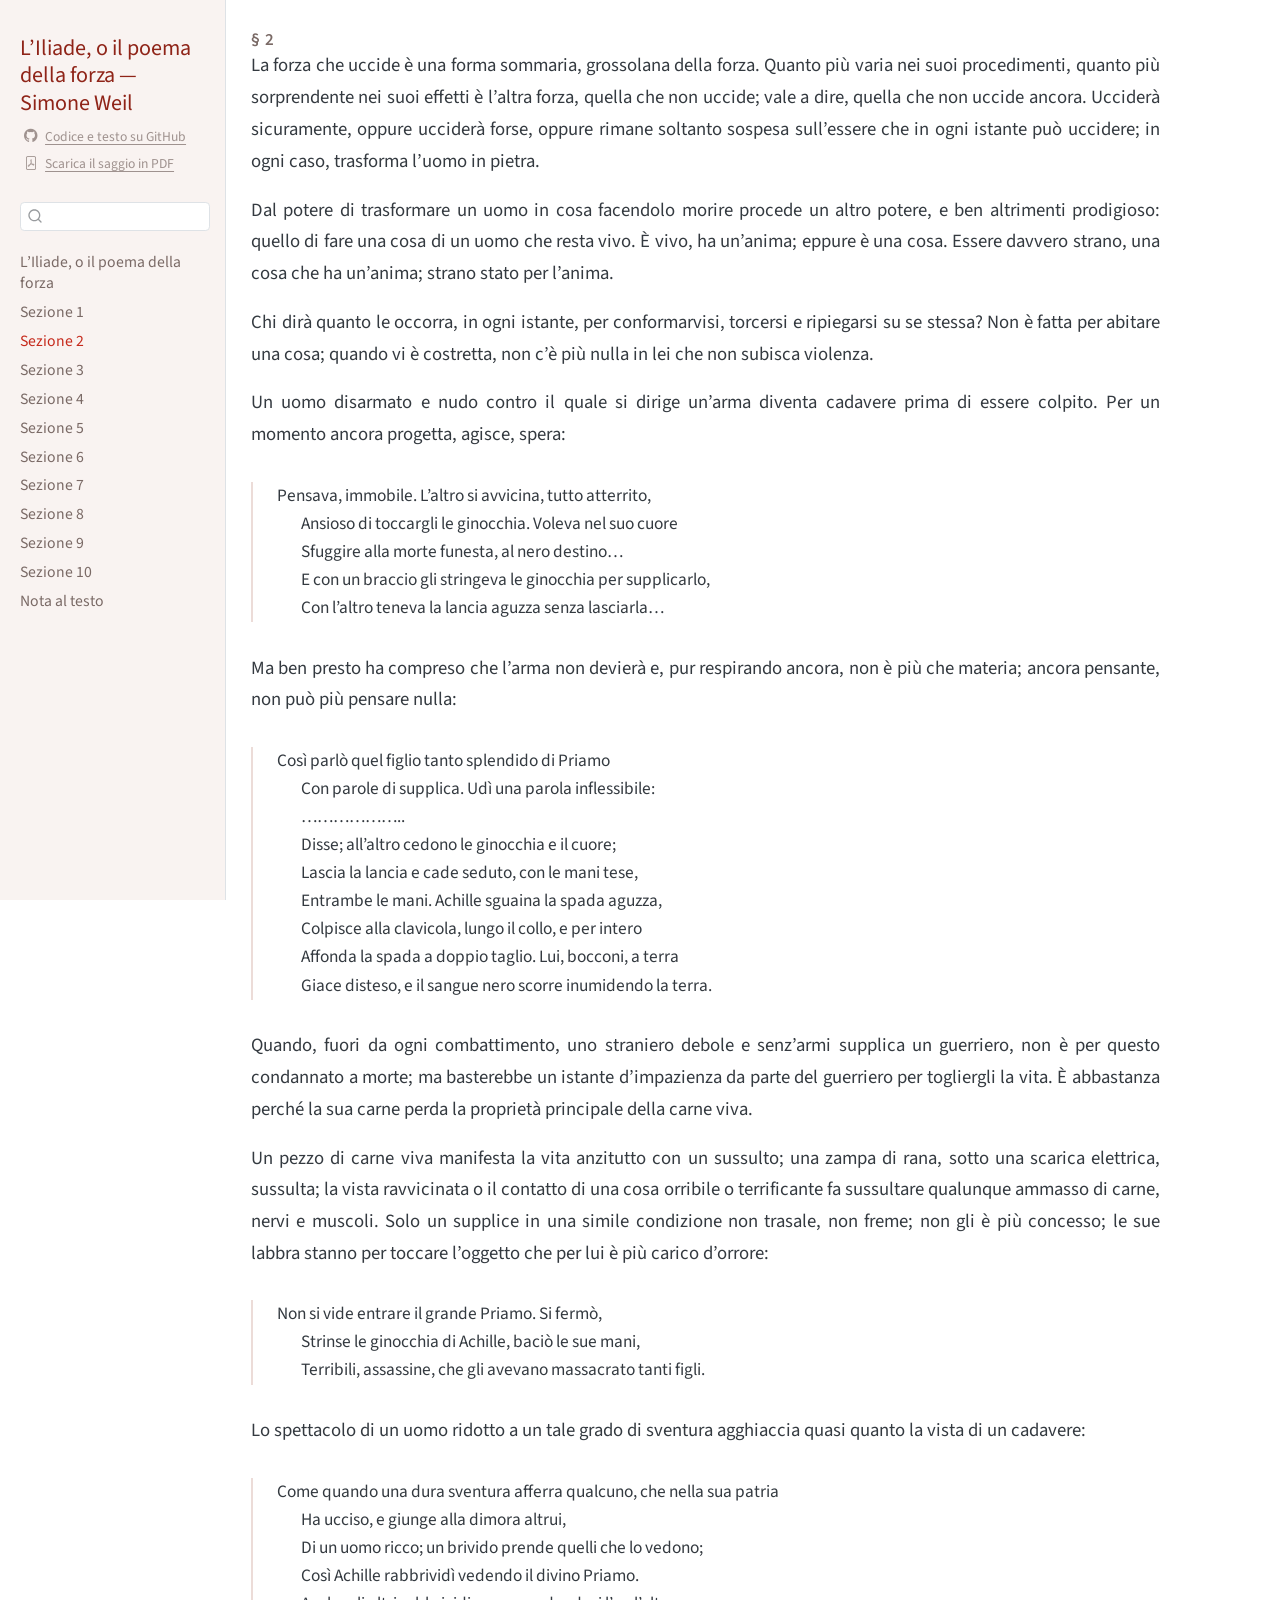
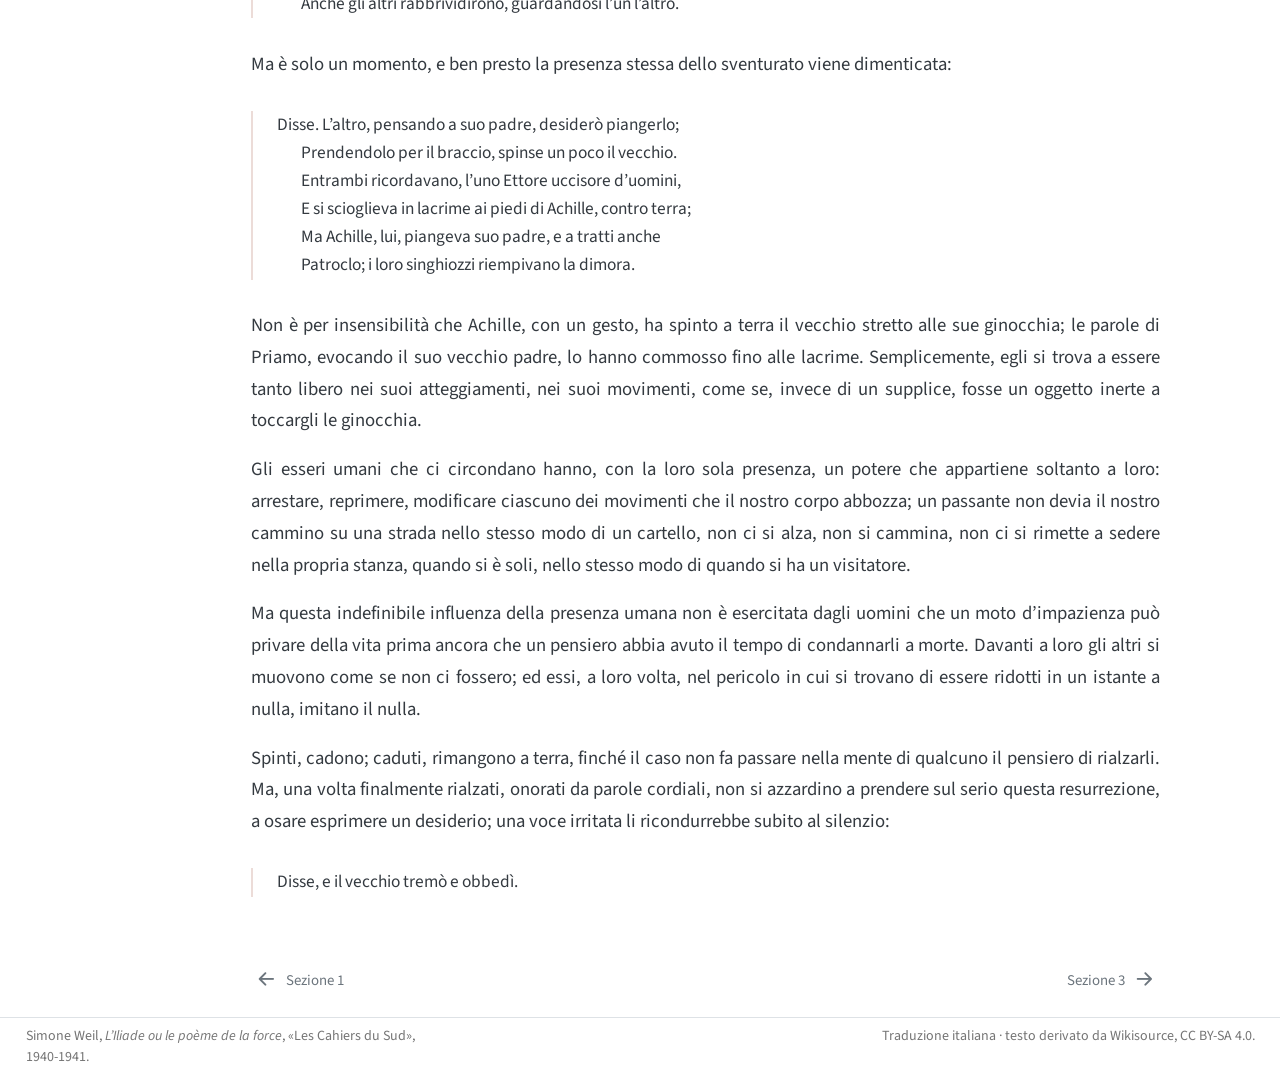
<file: docs/sezione-2.html>
<!DOCTYPE html>
<html xmlns="http://www.w3.org/1999/xhtml" lang="it-IT" xml:lang="it-IT"><head>

<meta charset="utf-8">
<meta name="generator" content="quarto-1.7.32">

<meta name="viewport" content="width=device-width, initial-scale=1.0, user-scalable=yes">

<meta name="description" content="Sezione 2 di 10 di «L’Iliade, o il poema della forza» di Simone Weil («L’Iliade ou le poème de la force», 1940-1941). Testo integrale della sezione nella traduzione italiana.">

<title>Sezione 2 – L’Iliade, o il poema della forza</title>
<style>
code{white-space: pre-wrap;}
span.smallcaps{font-variant: small-caps;}
div.columns{display: flex; gap: min(4vw, 1.5em);}
div.column{flex: auto; overflow-x: auto;}
div.hanging-indent{margin-left: 1.5em; text-indent: -1.5em;}
ul.task-list{list-style: none;}
ul.task-list li input[type="checkbox"] {
  width: 0.8em;
  margin: 0 0.8em 0.2em -1em; /* quarto-specific, see https://github.com/quarto-dev/quarto-cli/issues/4556 */ 
  vertical-align: middle;
}
</style>


<script src="site_libs/quarto-nav/quarto-nav.js"></script>
<script src="site_libs/quarto-nav/headroom.min.js"></script>
<script src="site_libs/clipboard/clipboard.min.js"></script>
<script src="site_libs/quarto-search/autocomplete.umd.js"></script>
<script src="site_libs/quarto-search/fuse.min.js"></script>
<script src="site_libs/quarto-search/quarto-search.js"></script>
<meta name="quarto:offset" content="./">
<link href="./sezione-3.html" rel="next">
<link href="./sezione-1.html" rel="prev">
<script src="site_libs/quarto-html/quarto.js" type="module"></script>
<script src="site_libs/quarto-html/tabsets/tabsets.js" type="module"></script>
<script src="site_libs/quarto-html/popper.min.js"></script>
<script src="site_libs/quarto-html/tippy.umd.min.js"></script>
<script src="site_libs/quarto-html/anchor.min.js"></script>
<link href="site_libs/quarto-html/tippy.css" rel="stylesheet">
<link href="site_libs/quarto-html/quarto-syntax-highlighting-37eea08aefeeee20ff55810ff984fec1.css" rel="stylesheet" id="quarto-text-highlighting-styles">
<script src="site_libs/bootstrap/bootstrap.min.js"></script>
<link href="site_libs/bootstrap/bootstrap-icons.css" rel="stylesheet">
<link href="site_libs/bootstrap/bootstrap-980a66be0ea9e26c27617880608fbcd1.min.css" rel="stylesheet" append-hash="true" id="quarto-bootstrap" data-mode="light">
<script id="quarto-search-options" type="application/json">{
  "location": "sidebar",
  "copy-button": false,
  "collapse-after": 3,
  "panel-placement": "start",
  "type": "textbox",
  "limit": 50,
  "keyboard-shortcut": [
    "f",
    "/",
    "s"
  ],
  "show-item-context": false,
  "language": {
    "search-no-results-text": "Nessun risultato",
    "search-matching-documents-text": "documenti trovati",
    "search-copy-link-title": "Copiare il link nella ricerca",
    "search-hide-matches-text": "Nascondere i risultati aggiuntivi",
    "search-more-match-text": "ci sono altri risultati in questo documento",
    "search-more-matches-text": "ulteriori risultati in questo documento",
    "search-clear-button-title": "Pulire",
    "search-text-placeholder": "",
    "search-detached-cancel-button-title": "Cancellare",
    "search-submit-button-title": "Inviare",
    "search-label": "Ricerca"
  }
}</script>
<script type="application/ld+json">
{
  "@context": "https://schema.org",
  "@type": "CreativeWork",
  "name": "L’Iliade, o il poema della forza",
  "alternateName": "L’Iliade ou le poème de la force",
  "author": { "@type": "Person", "name": "Simone Weil" },
  "translator": "GPT-5.6 Sol; Claude Opus 5.0",
  "inLanguage": "it",
  "datePublished": "1940",
  "isBasedOn": "https://fr.wikisource.org/wiki/La_Source_grecque/01/L%E2%80%99Iliade,_ou_le_po%C3%A8me_de_la_force",
  "license": "https://creativecommons.org/licenses/by-sa/4.0/",
  "url": "https://enricotoffalini.github.io/Weil-Iliade-Poema-Forza/",
  "description": "Nuova traduzione italiana integrale del saggio di Simone Weil, condotta sul testo francese di Wikisource."
}
</script>
<!-- Statistiche di visita. Il contatore `weil` è condiviso, di
     proposito, con l'altro sito dedicato a Simone Weil: i due
     progetti si contano insieme. -->
<script data-goatcounter="https://weil.goatcounter.com/count" async="" src="//gc.zgo.at/count.js"></script>


<link rel="stylesheet" href="styles.css">
<meta property="og:title" content="Sezione 2">
<meta property="og:description" content="Nuova traduzione italiana integrale di «L’Iliade ou le poème de la force», il saggio che Simone Weil pubblicò nei «Cahiers du Sud» fra il dicembre 1940 e il gennaio 1941: l’Iliade letta come il poema in cui la forza, quella che uccide e quella che fa di un uomo una cosa, è il vero protagonista.">
<meta property="og:image" content="https://enricotoffalini.github.io/Weil-Iliade-Poema-Forza/_immagini/cover.jpg">
<meta property="og:site_name" content="L’Iliade, o il poema della forza">
<meta name="twitter:title" content="Sezione 2">
<meta name="twitter:description" content="Nuova traduzione italiana integrale di «L’Iliade ou le poème de la force», il saggio che Simone Weil pubblicò nei «Cahiers du Sud» fra il dicembre 1940 e il gennaio 1941: l’Iliade letta come il poema in cui la forza, quella che uccide e quella che fa di un uomo una cosa, è il vero protagonista.">
<meta name="twitter:image" content="https://enricotoffalini.github.io/Weil-Iliade-Poema-Forza/_immagini/cover.jpg">
<meta name="twitter:card" content="summary">
<meta name="citation_title" content="L’Iliade, o il poema della forza">
<meta name="citation_author" content="Simone Weil">
<meta name="citation_publication_date" content="1953">
<meta name="citation_cover_date" content="1953">
<meta name="citation_year" content="1953">
<meta name="citation_fulltext_html_url" content="https://enricotoffalini.github.io/Weil-Iliade-Poema-Forza/">
<meta name="citation_language" content="it">
<meta name="citation_firstpage" content="11">
<meta name="citation_lastpage" content="42">
<meta name="citation_inbook_title" content="La Source grecque">
</head>

<body class="nav-sidebar docked pagina-sezione fullcontent quarto-light">

<div id="quarto-search-results"></div>
  <header id="quarto-header" class="headroom fixed-top">
  <nav class="quarto-secondary-nav">
    <div class="container-fluid d-flex">
      <button type="button" class="quarto-btn-toggle btn" data-bs-toggle="collapse" role="button" data-bs-target=".quarto-sidebar-collapse-item" aria-controls="quarto-sidebar" aria-expanded="false" aria-label="Attiva/disattiva la barra laterale" onclick="if (window.quartoToggleHeadroom) { window.quartoToggleHeadroom(); }">
        <i class="bi bi-layout-text-sidebar-reverse"></i>
      </button>
        <nav class="quarto-page-breadcrumbs" aria-label="breadcrumb"><ol class="breadcrumb"><li class="breadcrumb-item"><a href="./sezione-2.html"><span class="chapter-title">Sezione 2</span></a></li></ol></nav>
        <a class="flex-grow-1" role="navigation" data-bs-toggle="collapse" data-bs-target=".quarto-sidebar-collapse-item" aria-controls="quarto-sidebar" aria-expanded="false" aria-label="Attiva/disattiva la barra laterale" onclick="if (window.quartoToggleHeadroom) { window.quartoToggleHeadroom(); }">      
        </a>
      <button type="button" class="btn quarto-search-button" aria-label="Ricerca" onclick="window.quartoOpenSearch();">
        <i class="bi bi-search"></i>
      </button>
    </div>
  </nav>
</header>
<!-- content -->
<div id="quarto-content" class="quarto-container page-columns page-rows-contents page-layout-article">
<!-- sidebar -->
  <nav id="quarto-sidebar" class="sidebar collapse collapse-horizontal quarto-sidebar-collapse-item sidebar-navigation docked overflow-auto">
    <div class="pt-lg-2 mt-2 text-left sidebar-header">
    <div class="sidebar-title mb-0 py-0">
      <a href="./">L’Iliade, o il poema della forza — Simone Weil</a> 
        <div class="sidebar-tools-main">
    <a href="https://github.com/EnricoToffalini/Weil-Iliade-Poema-Forza" title="Codice e testo su GitHub" class="quarto-navigation-tool px-1" aria-label="Codice e testo su GitHub"><i class="bi bi-github"></i></a>
    <a href="./iliade-poema-forza.pdf" title="Scarica PDF" class="quarto-navigation-tool px-1" aria-label="Scarica PDF"><i class="bi bi-file-pdf"></i></a>
</div>
    </div>
      </div>
        <div class="mt-2 flex-shrink-0 align-items-center">
        <div class="sidebar-search">
        <div id="quarto-search" class="" title="Ricerca"></div>
        </div>
        </div>
    <div class="sidebar-menu-container"> 
    <ul class="list-unstyled mt-1">
        <li class="sidebar-item">
  <div class="sidebar-item-container"> 
  <a href="./index.html" class="sidebar-item-text sidebar-link"><span class="chapter-title">L’Iliade, o il poema della forza</span></a>
  </div>
</li>
        <li class="sidebar-item">
  <div class="sidebar-item-container"> 
  <a href="./sezione-1.html" class="sidebar-item-text sidebar-link"><span class="chapter-title">Sezione 1</span></a>
  </div>
</li>
        <li class="sidebar-item">
  <div class="sidebar-item-container"> 
  <a href="./sezione-2.html" class="sidebar-item-text sidebar-link active"><span class="chapter-title">Sezione 2</span></a>
  </div>
</li>
        <li class="sidebar-item">
  <div class="sidebar-item-container"> 
  <a href="./sezione-3.html" class="sidebar-item-text sidebar-link"><span class="chapter-title">Sezione 3</span></a>
  </div>
</li>
        <li class="sidebar-item">
  <div class="sidebar-item-container"> 
  <a href="./sezione-4.html" class="sidebar-item-text sidebar-link"><span class="chapter-title">Sezione 4</span></a>
  </div>
</li>
        <li class="sidebar-item">
  <div class="sidebar-item-container"> 
  <a href="./sezione-5.html" class="sidebar-item-text sidebar-link"><span class="chapter-title">Sezione 5</span></a>
  </div>
</li>
        <li class="sidebar-item">
  <div class="sidebar-item-container"> 
  <a href="./sezione-6.html" class="sidebar-item-text sidebar-link"><span class="chapter-title">Sezione 6</span></a>
  </div>
</li>
        <li class="sidebar-item">
  <div class="sidebar-item-container"> 
  <a href="./sezione-7.html" class="sidebar-item-text sidebar-link"><span class="chapter-title">Sezione 7</span></a>
  </div>
</li>
        <li class="sidebar-item">
  <div class="sidebar-item-container"> 
  <a href="./sezione-8.html" class="sidebar-item-text sidebar-link"><span class="chapter-title">Sezione 8</span></a>
  </div>
</li>
        <li class="sidebar-item">
  <div class="sidebar-item-container"> 
  <a href="./sezione-9.html" class="sidebar-item-text sidebar-link"><span class="chapter-title">Sezione 9</span></a>
  </div>
</li>
        <li class="sidebar-item">
  <div class="sidebar-item-container"> 
  <a href="./sezione-10.html" class="sidebar-item-text sidebar-link"><span class="chapter-title">Sezione 10</span></a>
  </div>
</li>
        <li class="sidebar-item">
  <div class="sidebar-item-container"> 
  <a href="./nota-al-testo.html" class="sidebar-item-text sidebar-link"><span class="chapter-title">Nota al testo</span></a>
  </div>
</li>
    </ul>
    </div>
</nav>
<div id="quarto-sidebar-glass" class="quarto-sidebar-collapse-item" data-bs-toggle="collapse" data-bs-target=".quarto-sidebar-collapse-item"></div>
<!-- margin-sidebar -->
    
<!-- main -->
<main class="content" id="quarto-document-content">

<header id="title-block-header" class="quarto-title-block default">
<div class="quarto-title">
<h1 class="title"><span class="chapter-title">§ 2</span></h1>
</div>



<div class="quarto-title-meta">

    
  
    
  </div>
  


</header>


<!-- Pagina generata da scripts/build_site.py a partire da
     corpus/it/iliade-poema-forza.md e da site/sezioni.yml.
     Non modificare a mano: le correzioni vanno fatte nel corpus. -->
<p>La forza che uccide è una forma sommaria, grossolana della forza. Quanto più varia nei suoi procedimenti, quanto più sorprendente nei suoi effetti è l’altra forza, quella che non uccide; vale a dire, quella che non uccide ancora. Ucciderà sicuramente, oppure ucciderà forse, oppure rimane soltanto sospesa sull’essere che in ogni istante può uccidere; in ogni caso, trasforma l’uomo in pietra.</p>
<p>Dal potere di trasformare un uomo in cosa facendolo morire procede un altro potere, e ben altrimenti prodigioso: quello di fare una cosa di un uomo che resta vivo. È vivo, ha un’anima; eppure è una cosa. Essere davvero strano, una cosa che ha un’anima; strano stato per l’anima.</p>
<p>Chi dirà quanto le occorra, in ogni istante, per conformarvisi, torcersi e ripiegarsi su se stessa? Non è fatta per abitare una cosa; quando vi è costretta, non c’è più nulla in lei che non subisca violenza.</p>
<p>Un uomo disarmato e nudo contro il quale si dirige un’arma diventa cadavere prima di essere colpito. Per un momento ancora progetta, agisce, spera:</p>
<blockquote class="blockquote">
<p>Pensava, immobile. L’altro si avvicina, tutto atterrito,<br>
Ansioso di toccargli le ginocchia. Voleva nel suo cuore<br>
Sfuggire alla morte funesta, al nero destino…<br>
E con un braccio gli stringeva le ginocchia per supplicarlo,<br>
Con l’altro teneva la lancia aguzza senza lasciarla…</p>
</blockquote>
<p>Ma ben presto ha compreso che l’arma non devierà e, pur respirando ancora, non è più che materia; ancora pensante, non può più pensare nulla:</p>
<blockquote class="blockquote">
<p>Così parlò quel figlio tanto splendido di Priamo<br>
Con parole di supplica. Udì una parola inflessibile:<br>
………………..<br>
Disse; all’altro cedono le ginocchia e il cuore;<br>
Lascia la lancia e cade seduto, con le mani tese,<br>
Entrambe le mani. Achille sguaina la spada aguzza,<br>
Colpisce alla clavicola, lungo il collo, e per intero<br>
Affonda la spada a doppio taglio. Lui, bocconi, a terra<br>
Giace disteso, e il sangue nero scorre inumidendo la terra.</p>
</blockquote>
<p>Quando, fuori da ogni combattimento, uno straniero debole e senz’armi supplica un guerriero, non è per questo condannato a morte; ma basterebbe un istante d’impazienza da parte del guerriero per togliergli la vita. È abbastanza perché la sua carne perda la proprietà principale della carne viva.</p>
<p>Un pezzo di carne viva manifesta la vita anzitutto con un sussulto; una zampa di rana, sotto una scarica elettrica, sussulta; la vista ravvicinata o il contatto di una cosa orribile o terrificante fa sussultare qualunque ammasso di carne, nervi e muscoli. Solo un supplice in una simile condizione non trasale, non freme; non gli è più concesso; le sue labbra stanno per toccare l’oggetto che per lui è più carico d’orrore:</p>
<blockquote class="blockquote">
<p>Non si vide entrare il grande Priamo. Si fermò,<br>
Strinse le ginocchia di Achille, baciò le sue mani,<br>
Terribili, assassine, che gli avevano massacrato tanti figli.</p>
</blockquote>
<p>Lo spettacolo di un uomo ridotto a un tale grado di sventura agghiaccia quasi quanto la vista di un cadavere:</p>
<blockquote class="blockquote">
<p>Come quando una dura sventura afferra qualcuno, che nella sua patria<br>
Ha ucciso, e giunge alla dimora altrui,<br>
Di un uomo ricco; un brivido prende quelli che lo vedono;<br>
Così Achille rabbrividì vedendo il divino Priamo.<br>
Anche gli altri rabbrividirono, guardandosi l’un l’altro.</p>
</blockquote>
<p>Ma è solo un momento, e ben presto la presenza stessa dello sventurato viene dimenticata:</p>
<blockquote class="blockquote">
<p>Disse. L’altro, pensando a suo padre, desiderò piangerlo;<br>
Prendendolo per il braccio, spinse un poco il vecchio.<br>
Entrambi ricordavano, l’uno Ettore uccisore d’uomini,<br>
E si scioglieva in lacrime ai piedi di Achille, contro terra;<br>
Ma Achille, lui, piangeva suo padre, e a tratti anche<br>
Patroclo; i loro singhiozzi riempivano la dimora.</p>
</blockquote>
<p>Non è per insensibilità che Achille, con un gesto, ha spinto a terra il vecchio stretto alle sue ginocchia; le parole di Priamo, evocando il suo vecchio padre, lo hanno commosso fino alle lacrime. Semplicemente, egli si trova a essere tanto libero nei suoi atteggiamenti, nei suoi movimenti, come se, invece di un supplice, fosse un oggetto inerte a toccargli le ginocchia.</p>
<p>Gli esseri umani che ci circondano hanno, con la loro sola presenza, un potere che appartiene soltanto a loro: arrestare, reprimere, modificare ciascuno dei movimenti che il nostro corpo abbozza; un passante non devia il nostro cammino su una strada nello stesso modo di un cartello, non ci si alza, non si cammina, non ci si rimette a sedere nella propria stanza, quando si è soli, nello stesso modo di quando si ha un visitatore.</p>
<p>Ma questa indefinibile influenza della presenza umana non è esercitata dagli uomini che un moto d’impazienza può privare della vita prima ancora che un pensiero abbia avuto il tempo di condannarli a morte. Davanti a loro gli altri si muovono come se non ci fossero; ed essi, a loro volta, nel pericolo in cui si trovano di essere ridotti in un istante a nulla, imitano il nulla.</p>
<p>Spinti, cadono; caduti, rimangono a terra, finché il caso non fa passare nella mente di qualcuno il pensiero di rialzarli. Ma, una volta finalmente rialzati, onorati da parole cordiali, non si azzardino a prendere sul serio questa resurrezione, a osare esprimere un desiderio; una voce irritata li ricondurrebbe subito al silenzio:</p>
<blockquote class="blockquote">
<p>Disse, e il vecchio tremò e obbedì.</p>
</blockquote>



</main> <!-- /main -->
<script id="quarto-html-after-body" type="application/javascript">
  window.document.addEventListener("DOMContentLoaded", function (event) {
    const icon = "";
    const anchorJS = new window.AnchorJS();
    anchorJS.options = {
      placement: 'right',
      icon: icon
    };
    anchorJS.add('.anchored');
    const isCodeAnnotation = (el) => {
      for (const clz of el.classList) {
        if (clz.startsWith('code-annotation-')) {                     
          return true;
        }
      }
      return false;
    }
    const onCopySuccess = function(e) {
      // button target
      const button = e.trigger;
      // don't keep focus
      button.blur();
      // flash "checked"
      button.classList.add('code-copy-button-checked');
      var currentTitle = button.getAttribute("title");
      button.setAttribute("title", "Copiato!");
      let tooltip;
      if (window.bootstrap) {
        button.setAttribute("data-bs-toggle", "tooltip");
        button.setAttribute("data-bs-placement", "left");
        button.setAttribute("data-bs-title", "Copiato!");
        tooltip = new bootstrap.Tooltip(button, 
          { trigger: "manual", 
            customClass: "code-copy-button-tooltip",
            offset: [0, -8]});
        tooltip.show();    
      }
      setTimeout(function() {
        if (tooltip) {
          tooltip.hide();
          button.removeAttribute("data-bs-title");
          button.removeAttribute("data-bs-toggle");
          button.removeAttribute("data-bs-placement");
        }
        button.setAttribute("title", currentTitle);
        button.classList.remove('code-copy-button-checked');
      }, 1000);
      // clear code selection
      e.clearSelection();
    }
    const getTextToCopy = function(trigger) {
        const codeEl = trigger.previousElementSibling.cloneNode(true);
        for (const childEl of codeEl.children) {
          if (isCodeAnnotation(childEl)) {
            childEl.remove();
          }
        }
        return codeEl.innerText;
    }
    const clipboard = new window.ClipboardJS('.code-copy-button:not([data-in-quarto-modal])', {
      text: getTextToCopy
    });
    clipboard.on('success', onCopySuccess);
    if (window.document.getElementById('quarto-embedded-source-code-modal')) {
      const clipboardModal = new window.ClipboardJS('.code-copy-button[data-in-quarto-modal]', {
        text: getTextToCopy,
        container: window.document.getElementById('quarto-embedded-source-code-modal')
      });
      clipboardModal.on('success', onCopySuccess);
    }
      var localhostRegex = new RegExp(/^(?:http|https):\/\/localhost\:?[0-9]*\//);
      var mailtoRegex = new RegExp(/^mailto:/);
        var filterRegex = new RegExp("https:\/\/enricotoffalini\.github\.io\/Weil-Iliade-Poema-Forza\/");
      var isInternal = (href) => {
          return filterRegex.test(href) || localhostRegex.test(href) || mailtoRegex.test(href);
      }
      // Inspect non-navigation links and adorn them if external
     var links = window.document.querySelectorAll('a[href]:not(.nav-link):not(.navbar-brand):not(.toc-action):not(.sidebar-link):not(.sidebar-item-toggle):not(.pagination-link):not(.no-external):not([aria-hidden]):not(.dropdown-item):not(.quarto-navigation-tool):not(.about-link)');
      for (var i=0; i<links.length; i++) {
        const link = links[i];
        if (!isInternal(link.href)) {
          // undo the damage that might have been done by quarto-nav.js in the case of
          // links that we want to consider external
          if (link.dataset.originalHref !== undefined) {
            link.href = link.dataset.originalHref;
          }
            // target, if specified
            link.setAttribute("target", "_blank");
            if (link.getAttribute("rel") === null) {
              link.setAttribute("rel", "noopener");
            }
        }
      }
    function tippyHover(el, contentFn, onTriggerFn, onUntriggerFn) {
      const config = {
        allowHTML: true,
        maxWidth: 500,
        delay: 100,
        arrow: false,
        appendTo: function(el) {
            return el.parentElement;
        },
        interactive: true,
        interactiveBorder: 10,
        theme: 'quarto',
        placement: 'bottom-start',
      };
      if (contentFn) {
        config.content = contentFn;
      }
      if (onTriggerFn) {
        config.onTrigger = onTriggerFn;
      }
      if (onUntriggerFn) {
        config.onUntrigger = onUntriggerFn;
      }
      window.tippy(el, config); 
    }
    const noterefs = window.document.querySelectorAll('a[role="doc-noteref"]');
    for (var i=0; i<noterefs.length; i++) {
      const ref = noterefs[i];
      tippyHover(ref, function() {
        // use id or data attribute instead here
        let href = ref.getAttribute('data-footnote-href') || ref.getAttribute('href');
        try { href = new URL(href).hash; } catch {}
        const id = href.replace(/^#\/?/, "");
        const note = window.document.getElementById(id);
        if (note) {
          return note.innerHTML;
        } else {
          return "";
        }
      });
    }
    const xrefs = window.document.querySelectorAll('a.quarto-xref');
    const processXRef = (id, note) => {
      // Strip column container classes
      const stripColumnClz = (el) => {
        el.classList.remove("page-full", "page-columns");
        if (el.children) {
          for (const child of el.children) {
            stripColumnClz(child);
          }
        }
      }
      stripColumnClz(note)
      if (id === null || id.startsWith('sec-')) {
        // Special case sections, only their first couple elements
        const container = document.createElement("div");
        if (note.children && note.children.length > 2) {
          container.appendChild(note.children[0].cloneNode(true));
          for (let i = 1; i < note.children.length; i++) {
            const child = note.children[i];
            if (child.tagName === "P" && child.innerText === "") {
              continue;
            } else {
              container.appendChild(child.cloneNode(true));
              break;
            }
          }
          if (window.Quarto?.typesetMath) {
            window.Quarto.typesetMath(container);
          }
          return container.innerHTML
        } else {
          if (window.Quarto?.typesetMath) {
            window.Quarto.typesetMath(note);
          }
          return note.innerHTML;
        }
      } else {
        // Remove any anchor links if they are present
        const anchorLink = note.querySelector('a.anchorjs-link');
        if (anchorLink) {
          anchorLink.remove();
        }
        if (window.Quarto?.typesetMath) {
          window.Quarto.typesetMath(note);
        }
        if (note.classList.contains("callout")) {
          return note.outerHTML;
        } else {
          return note.innerHTML;
        }
      }
    }
    for (var i=0; i<xrefs.length; i++) {
      const xref = xrefs[i];
      tippyHover(xref, undefined, function(instance) {
        instance.disable();
        let url = xref.getAttribute('href');
        let hash = undefined; 
        if (url.startsWith('#')) {
          hash = url;
        } else {
          try { hash = new URL(url).hash; } catch {}
        }
        if (hash) {
          const id = hash.replace(/^#\/?/, "");
          const note = window.document.getElementById(id);
          if (note !== null) {
            try {
              const html = processXRef(id, note.cloneNode(true));
              instance.setContent(html);
            } finally {
              instance.enable();
              instance.show();
            }
          } else {
            // See if we can fetch this
            fetch(url.split('#')[0])
            .then(res => res.text())
            .then(html => {
              const parser = new DOMParser();
              const htmlDoc = parser.parseFromString(html, "text/html");
              const note = htmlDoc.getElementById(id);
              if (note !== null) {
                const html = processXRef(id, note);
                instance.setContent(html);
              } 
            }).finally(() => {
              instance.enable();
              instance.show();
            });
          }
        } else {
          // See if we can fetch a full url (with no hash to target)
          // This is a special case and we should probably do some content thinning / targeting
          fetch(url)
          .then(res => res.text())
          .then(html => {
            const parser = new DOMParser();
            const htmlDoc = parser.parseFromString(html, "text/html");
            const note = htmlDoc.querySelector('main.content');
            if (note !== null) {
              // This should only happen for chapter cross references
              // (since there is no id in the URL)
              // remove the first header
              if (note.children.length > 0 && note.children[0].tagName === "HEADER") {
                note.children[0].remove();
              }
              const html = processXRef(null, note);
              instance.setContent(html);
            } 
          }).finally(() => {
            instance.enable();
            instance.show();
          });
        }
      }, function(instance) {
      });
    }
        let selectedAnnoteEl;
        const selectorForAnnotation = ( cell, annotation) => {
          let cellAttr = 'data-code-cell="' + cell + '"';
          let lineAttr = 'data-code-annotation="' +  annotation + '"';
          const selector = 'span[' + cellAttr + '][' + lineAttr + ']';
          return selector;
        }
        const selectCodeLines = (annoteEl) => {
          const doc = window.document;
          const targetCell = annoteEl.getAttribute("data-target-cell");
          const targetAnnotation = annoteEl.getAttribute("data-target-annotation");
          const annoteSpan = window.document.querySelector(selectorForAnnotation(targetCell, targetAnnotation));
          const lines = annoteSpan.getAttribute("data-code-lines").split(",");
          const lineIds = lines.map((line) => {
            return targetCell + "-" + line;
          })
          let top = null;
          let height = null;
          let parent = null;
          if (lineIds.length > 0) {
              //compute the position of the single el (top and bottom and make a div)
              const el = window.document.getElementById(lineIds[0]);
              top = el.offsetTop;
              height = el.offsetHeight;
              parent = el.parentElement.parentElement;
            if (lineIds.length > 1) {
              const lastEl = window.document.getElementById(lineIds[lineIds.length - 1]);
              const bottom = lastEl.offsetTop + lastEl.offsetHeight;
              height = bottom - top;
            }
            if (top !== null && height !== null && parent !== null) {
              // cook up a div (if necessary) and position it 
              let div = window.document.getElementById("code-annotation-line-highlight");
              if (div === null) {
                div = window.document.createElement("div");
                div.setAttribute("id", "code-annotation-line-highlight");
                div.style.position = 'absolute';
                parent.appendChild(div);
              }
              div.style.top = top - 2 + "px";
              div.style.height = height + 4 + "px";
              div.style.left = 0;
              let gutterDiv = window.document.getElementById("code-annotation-line-highlight-gutter");
              if (gutterDiv === null) {
                gutterDiv = window.document.createElement("div");
                gutterDiv.setAttribute("id", "code-annotation-line-highlight-gutter");
                gutterDiv.style.position = 'absolute';
                const codeCell = window.document.getElementById(targetCell);
                const gutter = codeCell.querySelector('.code-annotation-gutter');
                gutter.appendChild(gutterDiv);
              }
              gutterDiv.style.top = top - 2 + "px";
              gutterDiv.style.height = height + 4 + "px";
            }
            selectedAnnoteEl = annoteEl;
          }
        };
        const unselectCodeLines = () => {
          const elementsIds = ["code-annotation-line-highlight", "code-annotation-line-highlight-gutter"];
          elementsIds.forEach((elId) => {
            const div = window.document.getElementById(elId);
            if (div) {
              div.remove();
            }
          });
          selectedAnnoteEl = undefined;
        };
          // Handle positioning of the toggle
      window.addEventListener(
        "resize",
        throttle(() => {
          elRect = undefined;
          if (selectedAnnoteEl) {
            selectCodeLines(selectedAnnoteEl);
          }
        }, 10)
      );
      function throttle(fn, ms) {
      let throttle = false;
      let timer;
        return (...args) => {
          if(!throttle) { // first call gets through
              fn.apply(this, args);
              throttle = true;
          } else { // all the others get throttled
              if(timer) clearTimeout(timer); // cancel #2
              timer = setTimeout(() => {
                fn.apply(this, args);
                timer = throttle = false;
              }, ms);
          }
        };
      }
        // Attach click handler to the DT
        const annoteDls = window.document.querySelectorAll('dt[data-target-cell]');
        for (const annoteDlNode of annoteDls) {
          annoteDlNode.addEventListener('click', (event) => {
            const clickedEl = event.target;
            if (clickedEl !== selectedAnnoteEl) {
              unselectCodeLines();
              const activeEl = window.document.querySelector('dt[data-target-cell].code-annotation-active');
              if (activeEl) {
                activeEl.classList.remove('code-annotation-active');
              }
              selectCodeLines(clickedEl);
              clickedEl.classList.add('code-annotation-active');
            } else {
              // Unselect the line
              unselectCodeLines();
              clickedEl.classList.remove('code-annotation-active');
            }
          });
        }
    const findCites = (el) => {
      const parentEl = el.parentElement;
      if (parentEl) {
        const cites = parentEl.dataset.cites;
        if (cites) {
          return {
            el,
            cites: cites.split(' ')
          };
        } else {
          return findCites(el.parentElement)
        }
      } else {
        return undefined;
      }
    };
    var bibliorefs = window.document.querySelectorAll('a[role="doc-biblioref"]');
    for (var i=0; i<bibliorefs.length; i++) {
      const ref = bibliorefs[i];
      const citeInfo = findCites(ref);
      if (citeInfo) {
        tippyHover(citeInfo.el, function() {
          var popup = window.document.createElement('div');
          citeInfo.cites.forEach(function(cite) {
            var citeDiv = window.document.createElement('div');
            citeDiv.classList.add('hanging-indent');
            citeDiv.classList.add('csl-entry');
            var biblioDiv = window.document.getElementById('ref-' + cite);
            if (biblioDiv) {
              citeDiv.innerHTML = biblioDiv.innerHTML;
            }
            popup.appendChild(citeDiv);
          });
          return popup.innerHTML;
        });
      }
    }
  });
  </script>
<nav class="page-navigation">
  <div class="nav-page nav-page-previous">
      <a href="./sezione-1.html" class="pagination-link" aria-label="Sezione 1">
        <i class="bi bi-arrow-left-short"></i> <span class="nav-page-text"><span class="chapter-title">Sezione 1</span></span>
      </a>          
  </div>
  <div class="nav-page nav-page-next">
      <a href="./sezione-3.html" class="pagination-link" aria-label="Sezione 3">
        <span class="nav-page-text"><span class="chapter-title">Sezione 3</span></span> <i class="bi bi-arrow-right-short"></i>
      </a>
  </div>
</nav>
</div> <!-- /content -->
<footer class="footer">
  <div class="nav-footer">
    <div class="nav-footer-left">
<p>Simone Weil, <em>L’Iliade ou le poème de la force</em>, «Les Cahiers du Sud», 1940-1941.</p>
</div>   
    <div class="nav-footer-center">
      &nbsp;
    </div>
    <div class="nav-footer-right">
<p>Traduzione italiana · testo derivato da Wikisource, CC BY-SA 4.0.</p>
</div>
  </div>
</footer>




</body></html>
</file>
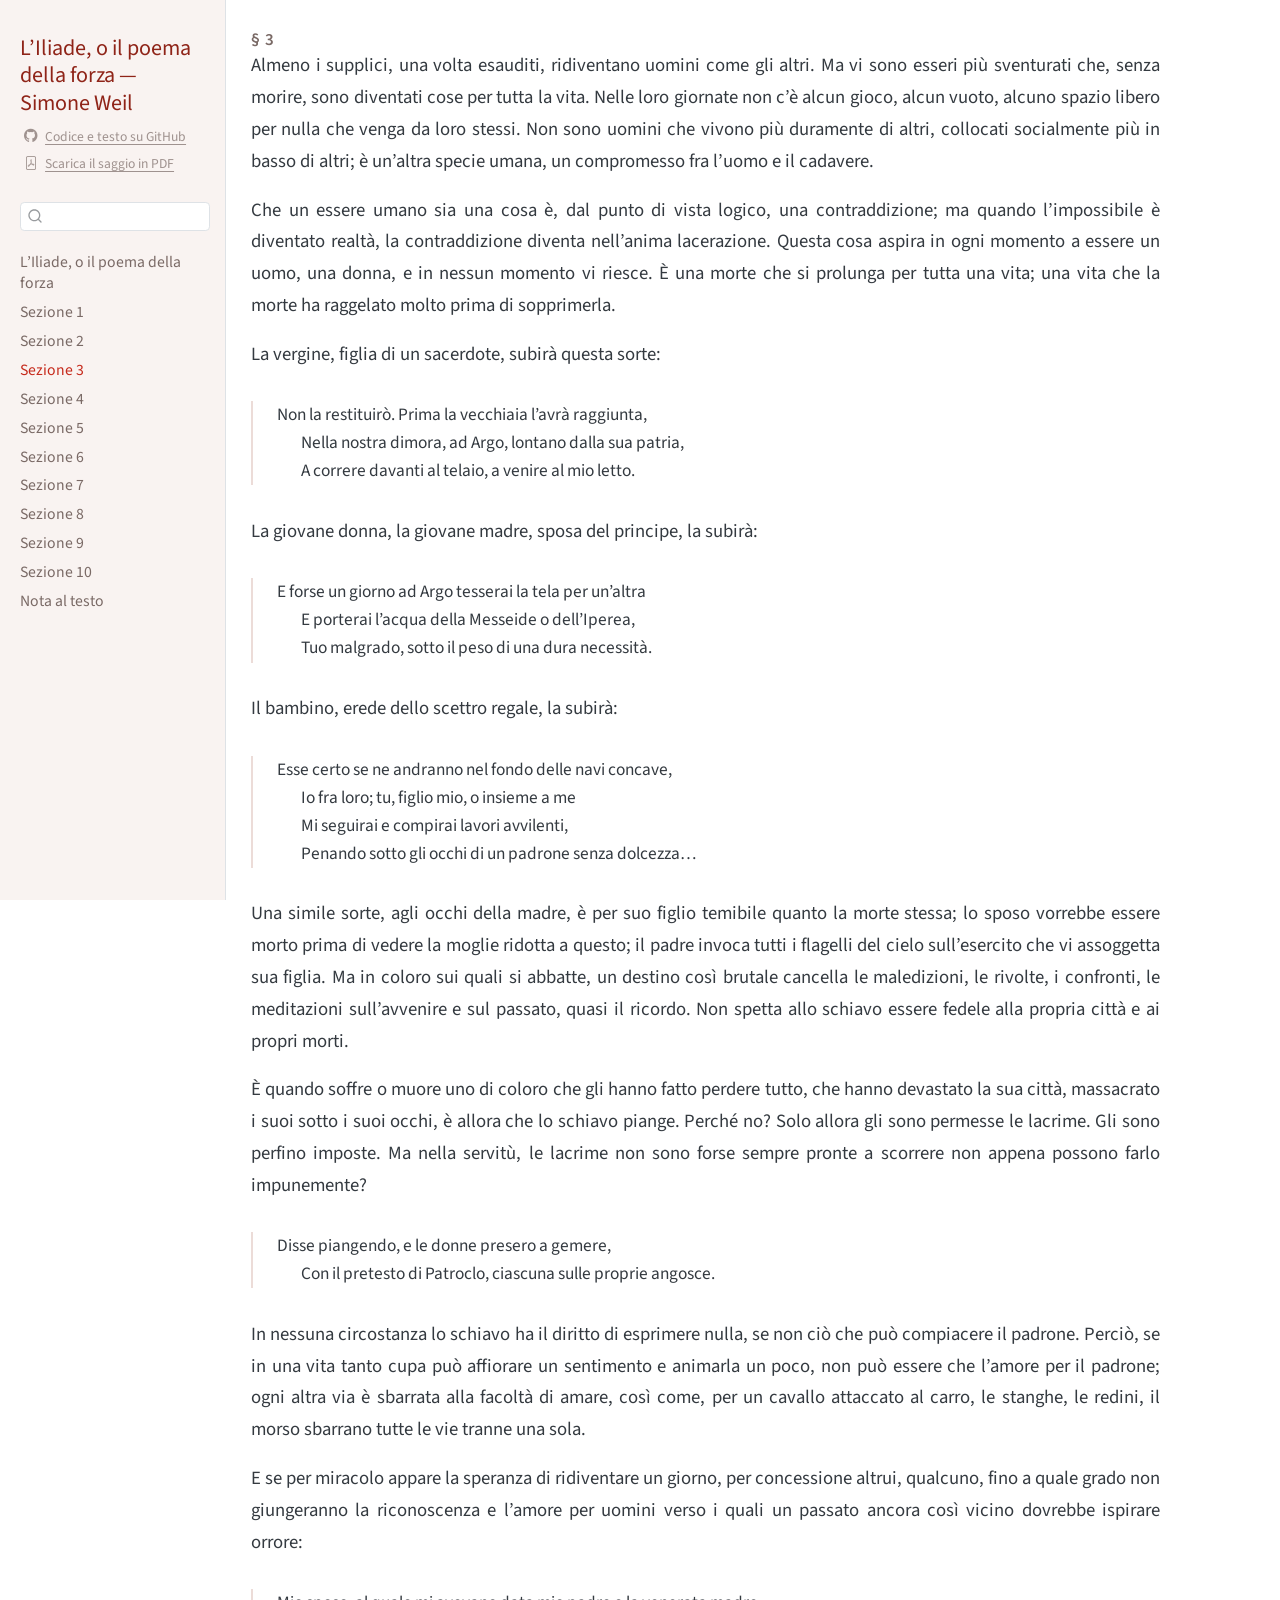
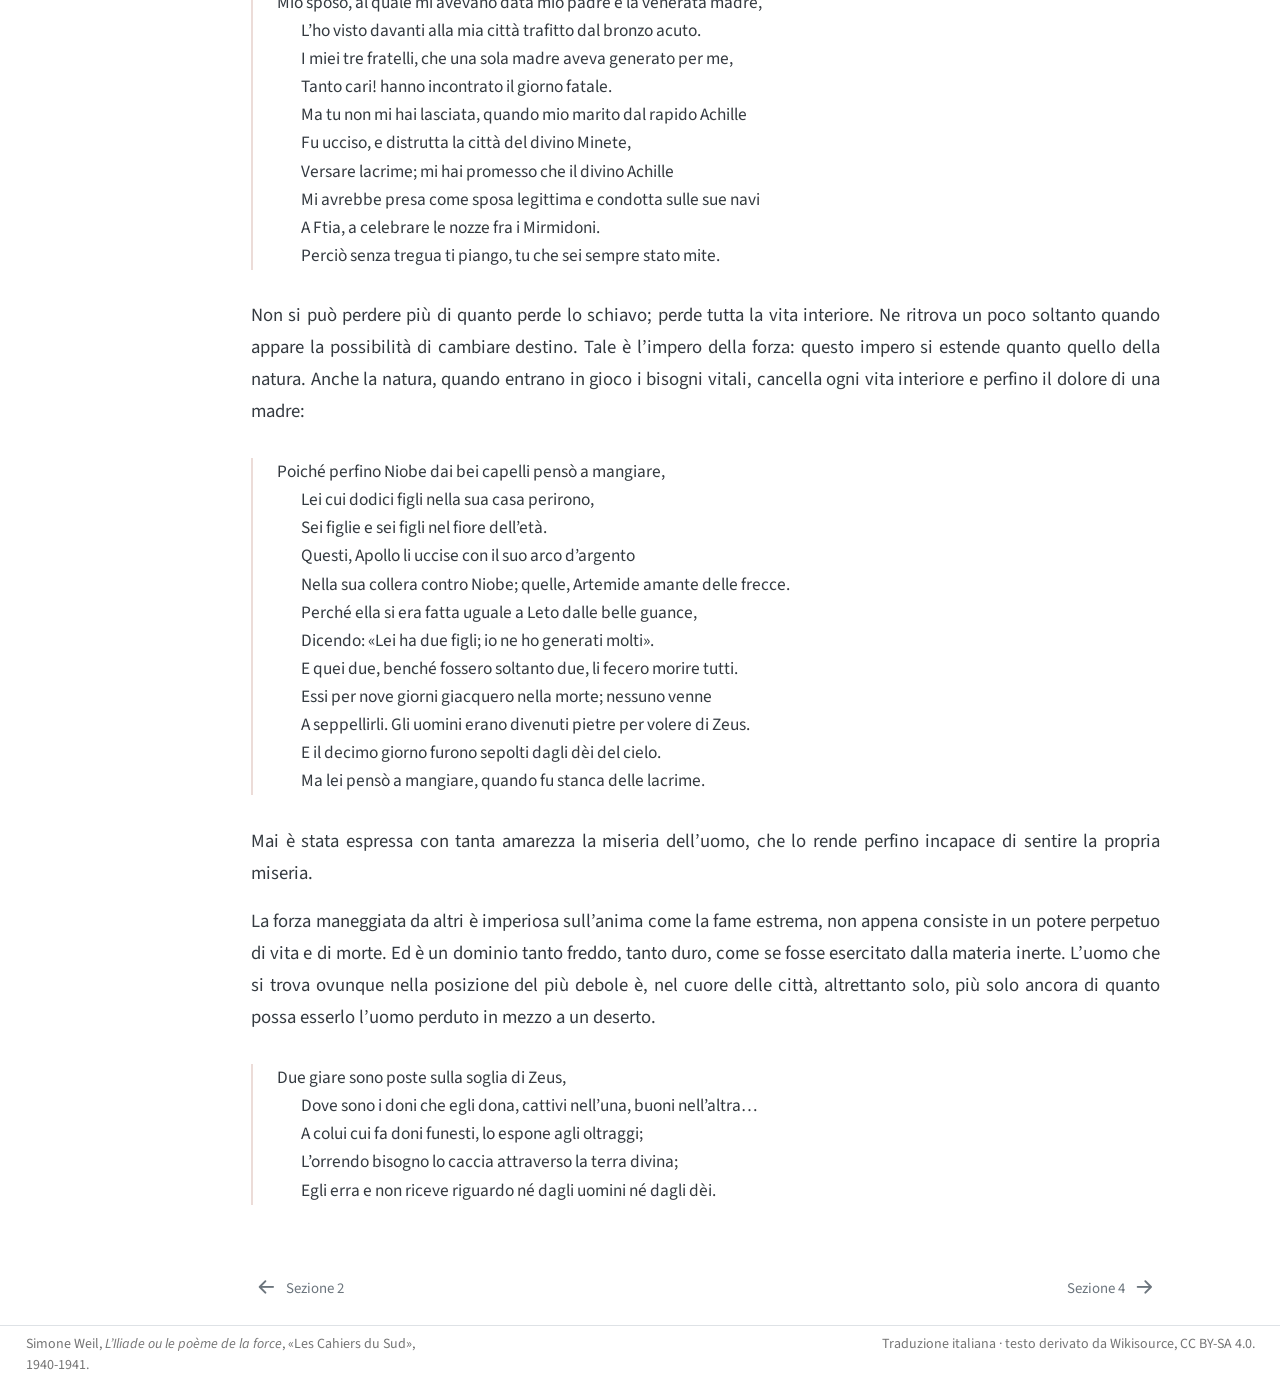
<file: docs/sezione-3.html>
<!DOCTYPE html>
<html xmlns="http://www.w3.org/1999/xhtml" lang="it-IT" xml:lang="it-IT"><head>

<meta charset="utf-8">
<meta name="generator" content="quarto-1.7.32">

<meta name="viewport" content="width=device-width, initial-scale=1.0, user-scalable=yes">

<meta name="description" content="Sezione 3 di 10 di «L’Iliade, o il poema della forza» di Simone Weil («L’Iliade ou le poème de la force», 1940-1941). Testo integrale della sezione nella traduzione italiana.">

<title>Sezione 3 – L’Iliade, o il poema della forza</title>
<style>
code{white-space: pre-wrap;}
span.smallcaps{font-variant: small-caps;}
div.columns{display: flex; gap: min(4vw, 1.5em);}
div.column{flex: auto; overflow-x: auto;}
div.hanging-indent{margin-left: 1.5em; text-indent: -1.5em;}
ul.task-list{list-style: none;}
ul.task-list li input[type="checkbox"] {
  width: 0.8em;
  margin: 0 0.8em 0.2em -1em; /* quarto-specific, see https://github.com/quarto-dev/quarto-cli/issues/4556 */ 
  vertical-align: middle;
}
</style>


<script src="site_libs/quarto-nav/quarto-nav.js"></script>
<script src="site_libs/quarto-nav/headroom.min.js"></script>
<script src="site_libs/clipboard/clipboard.min.js"></script>
<script src="site_libs/quarto-search/autocomplete.umd.js"></script>
<script src="site_libs/quarto-search/fuse.min.js"></script>
<script src="site_libs/quarto-search/quarto-search.js"></script>
<meta name="quarto:offset" content="./">
<link href="./sezione-4.html" rel="next">
<link href="./sezione-2.html" rel="prev">
<script src="site_libs/quarto-html/quarto.js" type="module"></script>
<script src="site_libs/quarto-html/tabsets/tabsets.js" type="module"></script>
<script src="site_libs/quarto-html/popper.min.js"></script>
<script src="site_libs/quarto-html/tippy.umd.min.js"></script>
<script src="site_libs/quarto-html/anchor.min.js"></script>
<link href="site_libs/quarto-html/tippy.css" rel="stylesheet">
<link href="site_libs/quarto-html/quarto-syntax-highlighting-37eea08aefeeee20ff55810ff984fec1.css" rel="stylesheet" id="quarto-text-highlighting-styles">
<script src="site_libs/bootstrap/bootstrap.min.js"></script>
<link href="site_libs/bootstrap/bootstrap-icons.css" rel="stylesheet">
<link href="site_libs/bootstrap/bootstrap-980a66be0ea9e26c27617880608fbcd1.min.css" rel="stylesheet" append-hash="true" id="quarto-bootstrap" data-mode="light">
<script id="quarto-search-options" type="application/json">{
  "location": "sidebar",
  "copy-button": false,
  "collapse-after": 3,
  "panel-placement": "start",
  "type": "textbox",
  "limit": 50,
  "keyboard-shortcut": [
    "f",
    "/",
    "s"
  ],
  "show-item-context": false,
  "language": {
    "search-no-results-text": "Nessun risultato",
    "search-matching-documents-text": "documenti trovati",
    "search-copy-link-title": "Copiare il link nella ricerca",
    "search-hide-matches-text": "Nascondere i risultati aggiuntivi",
    "search-more-match-text": "ci sono altri risultati in questo documento",
    "search-more-matches-text": "ulteriori risultati in questo documento",
    "search-clear-button-title": "Pulire",
    "search-text-placeholder": "",
    "search-detached-cancel-button-title": "Cancellare",
    "search-submit-button-title": "Inviare",
    "search-label": "Ricerca"
  }
}</script>
<script type="application/ld+json">
{
  "@context": "https://schema.org",
  "@type": "CreativeWork",
  "name": "L’Iliade, o il poema della forza",
  "alternateName": "L’Iliade ou le poème de la force",
  "author": { "@type": "Person", "name": "Simone Weil" },
  "translator": "GPT-5.6 Sol; Claude Opus 5.0",
  "inLanguage": "it",
  "datePublished": "1940",
  "isBasedOn": "https://fr.wikisource.org/wiki/La_Source_grecque/01/L%E2%80%99Iliade,_ou_le_po%C3%A8me_de_la_force",
  "license": "https://creativecommons.org/licenses/by-sa/4.0/",
  "url": "https://enricotoffalini.github.io/Weil-Iliade-Poema-Forza/",
  "description": "Nuova traduzione italiana integrale del saggio di Simone Weil, condotta sul testo francese di Wikisource."
}
</script>
<!-- Statistiche di visita. Il contatore `weil` è condiviso, di
     proposito, con l'altro sito dedicato a Simone Weil: i due
     progetti si contano insieme. -->
<script data-goatcounter="https://weil.goatcounter.com/count" async="" src="//gc.zgo.at/count.js"></script>


<link rel="stylesheet" href="styles.css">
<meta property="og:title" content="Sezione 3">
<meta property="og:description" content="Nuova traduzione italiana integrale di «L’Iliade ou le poème de la force», il saggio che Simone Weil pubblicò nei «Cahiers du Sud» fra il dicembre 1940 e il gennaio 1941: l’Iliade letta come il poema in cui la forza, quella che uccide e quella che fa di un uomo una cosa, è il vero protagonista.">
<meta property="og:image" content="https://enricotoffalini.github.io/Weil-Iliade-Poema-Forza/_immagini/cover.jpg">
<meta property="og:site_name" content="L’Iliade, o il poema della forza">
<meta name="twitter:title" content="Sezione 3">
<meta name="twitter:description" content="Nuova traduzione italiana integrale di «L’Iliade ou le poème de la force», il saggio che Simone Weil pubblicò nei «Cahiers du Sud» fra il dicembre 1940 e il gennaio 1941: l’Iliade letta come il poema in cui la forza, quella che uccide e quella che fa di un uomo una cosa, è il vero protagonista.">
<meta name="twitter:image" content="https://enricotoffalini.github.io/Weil-Iliade-Poema-Forza/_immagini/cover.jpg">
<meta name="twitter:card" content="summary">
<meta name="citation_title" content="L’Iliade, o il poema della forza">
<meta name="citation_author" content="Simone Weil">
<meta name="citation_publication_date" content="1953">
<meta name="citation_cover_date" content="1953">
<meta name="citation_year" content="1953">
<meta name="citation_fulltext_html_url" content="https://enricotoffalini.github.io/Weil-Iliade-Poema-Forza/">
<meta name="citation_language" content="it">
<meta name="citation_firstpage" content="11">
<meta name="citation_lastpage" content="42">
<meta name="citation_inbook_title" content="La Source grecque">
</head>

<body class="nav-sidebar docked pagina-sezione fullcontent quarto-light">

<div id="quarto-search-results"></div>
  <header id="quarto-header" class="headroom fixed-top">
  <nav class="quarto-secondary-nav">
    <div class="container-fluid d-flex">
      <button type="button" class="quarto-btn-toggle btn" data-bs-toggle="collapse" role="button" data-bs-target=".quarto-sidebar-collapse-item" aria-controls="quarto-sidebar" aria-expanded="false" aria-label="Attiva/disattiva la barra laterale" onclick="if (window.quartoToggleHeadroom) { window.quartoToggleHeadroom(); }">
        <i class="bi bi-layout-text-sidebar-reverse"></i>
      </button>
        <nav class="quarto-page-breadcrumbs" aria-label="breadcrumb"><ol class="breadcrumb"><li class="breadcrumb-item"><a href="./sezione-3.html"><span class="chapter-title">Sezione 3</span></a></li></ol></nav>
        <a class="flex-grow-1" role="navigation" data-bs-toggle="collapse" data-bs-target=".quarto-sidebar-collapse-item" aria-controls="quarto-sidebar" aria-expanded="false" aria-label="Attiva/disattiva la barra laterale" onclick="if (window.quartoToggleHeadroom) { window.quartoToggleHeadroom(); }">      
        </a>
      <button type="button" class="btn quarto-search-button" aria-label="Ricerca" onclick="window.quartoOpenSearch();">
        <i class="bi bi-search"></i>
      </button>
    </div>
  </nav>
</header>
<!-- content -->
<div id="quarto-content" class="quarto-container page-columns page-rows-contents page-layout-article">
<!-- sidebar -->
  <nav id="quarto-sidebar" class="sidebar collapse collapse-horizontal quarto-sidebar-collapse-item sidebar-navigation docked overflow-auto">
    <div class="pt-lg-2 mt-2 text-left sidebar-header">
    <div class="sidebar-title mb-0 py-0">
      <a href="./">L’Iliade, o il poema della forza — Simone Weil</a> 
        <div class="sidebar-tools-main">
    <a href="https://github.com/EnricoToffalini/Weil-Iliade-Poema-Forza" title="Codice e testo su GitHub" class="quarto-navigation-tool px-1" aria-label="Codice e testo su GitHub"><i class="bi bi-github"></i></a>
    <a href="./iliade-poema-forza.pdf" title="Scarica PDF" class="quarto-navigation-tool px-1" aria-label="Scarica PDF"><i class="bi bi-file-pdf"></i></a>
</div>
    </div>
      </div>
        <div class="mt-2 flex-shrink-0 align-items-center">
        <div class="sidebar-search">
        <div id="quarto-search" class="" title="Ricerca"></div>
        </div>
        </div>
    <div class="sidebar-menu-container"> 
    <ul class="list-unstyled mt-1">
        <li class="sidebar-item">
  <div class="sidebar-item-container"> 
  <a href="./index.html" class="sidebar-item-text sidebar-link"><span class="chapter-title">L’Iliade, o il poema della forza</span></a>
  </div>
</li>
        <li class="sidebar-item">
  <div class="sidebar-item-container"> 
  <a href="./sezione-1.html" class="sidebar-item-text sidebar-link"><span class="chapter-title">Sezione 1</span></a>
  </div>
</li>
        <li class="sidebar-item">
  <div class="sidebar-item-container"> 
  <a href="./sezione-2.html" class="sidebar-item-text sidebar-link"><span class="chapter-title">Sezione 2</span></a>
  </div>
</li>
        <li class="sidebar-item">
  <div class="sidebar-item-container"> 
  <a href="./sezione-3.html" class="sidebar-item-text sidebar-link active"><span class="chapter-title">Sezione 3</span></a>
  </div>
</li>
        <li class="sidebar-item">
  <div class="sidebar-item-container"> 
  <a href="./sezione-4.html" class="sidebar-item-text sidebar-link"><span class="chapter-title">Sezione 4</span></a>
  </div>
</li>
        <li class="sidebar-item">
  <div class="sidebar-item-container"> 
  <a href="./sezione-5.html" class="sidebar-item-text sidebar-link"><span class="chapter-title">Sezione 5</span></a>
  </div>
</li>
        <li class="sidebar-item">
  <div class="sidebar-item-container"> 
  <a href="./sezione-6.html" class="sidebar-item-text sidebar-link"><span class="chapter-title">Sezione 6</span></a>
  </div>
</li>
        <li class="sidebar-item">
  <div class="sidebar-item-container"> 
  <a href="./sezione-7.html" class="sidebar-item-text sidebar-link"><span class="chapter-title">Sezione 7</span></a>
  </div>
</li>
        <li class="sidebar-item">
  <div class="sidebar-item-container"> 
  <a href="./sezione-8.html" class="sidebar-item-text sidebar-link"><span class="chapter-title">Sezione 8</span></a>
  </div>
</li>
        <li class="sidebar-item">
  <div class="sidebar-item-container"> 
  <a href="./sezione-9.html" class="sidebar-item-text sidebar-link"><span class="chapter-title">Sezione 9</span></a>
  </div>
</li>
        <li class="sidebar-item">
  <div class="sidebar-item-container"> 
  <a href="./sezione-10.html" class="sidebar-item-text sidebar-link"><span class="chapter-title">Sezione 10</span></a>
  </div>
</li>
        <li class="sidebar-item">
  <div class="sidebar-item-container"> 
  <a href="./nota-al-testo.html" class="sidebar-item-text sidebar-link"><span class="chapter-title">Nota al testo</span></a>
  </div>
</li>
    </ul>
    </div>
</nav>
<div id="quarto-sidebar-glass" class="quarto-sidebar-collapse-item" data-bs-toggle="collapse" data-bs-target=".quarto-sidebar-collapse-item"></div>
<!-- margin-sidebar -->
    
<!-- main -->
<main class="content" id="quarto-document-content">

<header id="title-block-header" class="quarto-title-block default">
<div class="quarto-title">
<h1 class="title"><span class="chapter-title">§ 3</span></h1>
</div>



<div class="quarto-title-meta">

    
  
    
  </div>
  


</header>


<!-- Pagina generata da scripts/build_site.py a partire da
     corpus/it/iliade-poema-forza.md e da site/sezioni.yml.
     Non modificare a mano: le correzioni vanno fatte nel corpus. -->
<p>Almeno i supplici, una volta esauditi, ridiventano uomini come gli altri. Ma vi sono esseri più sventurati che, senza morire, sono diventati cose per tutta la vita. Nelle loro giornate non c’è alcun gioco, alcun vuoto, alcuno spazio libero per nulla che venga da loro stessi. Non sono uomini che vivono più duramente di altri, collocati socialmente più in basso di altri; è un’altra specie umana, un compromesso fra l’uomo e il cadavere.</p>
<p>Che un essere umano sia una cosa è, dal punto di vista logico, una contraddizione; ma quando l’impossibile è diventato realtà, la contraddizione diventa nell’anima lacerazione. Questa cosa aspira in ogni momento a essere un uomo, una donna, e in nessun momento vi riesce. È una morte che si prolunga per tutta una vita; una vita che la morte ha raggelato molto prima di sopprimerla.</p>
<p>La vergine, figlia di un sacerdote, subirà questa sorte:</p>
<blockquote class="blockquote">
<p>Non la restituirò. Prima la vecchiaia l’avrà raggiunta,<br>
Nella nostra dimora, ad Argo, lontano dalla sua patria,<br>
A correre davanti al telaio, a venire al mio letto.</p>
</blockquote>
<p>La giovane donna, la giovane madre, sposa del principe, la subirà:</p>
<blockquote class="blockquote">
<p>E forse un giorno ad Argo tesserai la tela per un’altra<br>
E porterai l’acqua della Messeide o dell’Iperea,<br>
Tuo malgrado, sotto il peso di una dura necessità.</p>
</blockquote>
<p>Il bambino, erede dello scettro regale, la subirà:</p>
<blockquote class="blockquote">
<p>Esse certo se ne andranno nel fondo delle navi concave,<br>
Io fra loro; tu, figlio mio, o insieme a me<br>
Mi seguirai e compirai lavori avvilenti,<br>
Penando sotto gli occhi di un padrone senza dolcezza…</p>
</blockquote>
<p>Una simile sorte, agli occhi della madre, è per suo figlio temibile quanto la morte stessa; lo sposo vorrebbe essere morto prima di vedere la moglie ridotta a questo; il padre invoca tutti i flagelli del cielo sull’esercito che vi assoggetta sua figlia. Ma in coloro sui quali si abbatte, un destino così brutale cancella le maledizioni, le rivolte, i confronti, le meditazioni sull’avvenire e sul passato, quasi il ricordo. Non spetta allo schiavo essere fedele alla propria città e ai propri morti.</p>
<p>È quando soffre o muore uno di coloro che gli hanno fatto perdere tutto, che hanno devastato la sua città, massacrato i suoi sotto i suoi occhi, è allora che lo schiavo piange. Perché no? Solo allora gli sono permesse le lacrime. Gli sono perfino imposte. Ma nella servitù, le lacrime non sono forse sempre pronte a scorrere non appena possono farlo impunemente?</p>
<blockquote class="blockquote">
<p>Disse piangendo, e le donne presero a gemere,<br>
Con il pretesto di Patroclo, ciascuna sulle proprie angosce.</p>
</blockquote>
<p>In nessuna circostanza lo schiavo ha il diritto di esprimere nulla, se non ciò che può compiacere il padrone. Perciò, se in una vita tanto cupa può affiorare un sentimento e animarla un poco, non può essere che l’amore per il padrone; ogni altra via è sbarrata alla facoltà di amare, così come, per un cavallo attaccato al carro, le stanghe, le redini, il morso sbarrano tutte le vie tranne una sola.</p>
<p>E se per miracolo appare la speranza di ridiventare un giorno, per concessione altrui, qualcuno, fino a quale grado non giungeranno la riconoscenza e l’amore per uomini verso i quali un passato ancora così vicino dovrebbe ispirare orrore:</p>
<blockquote class="blockquote">
<p>Mio sposo, al quale mi avevano data mio padre e la venerata madre,<br>
L’ho visto davanti alla mia città trafitto dal bronzo acuto.<br>
I miei tre fratelli, che una sola madre aveva generato per me,<br>
Tanto cari! hanno incontrato il giorno fatale.<br>
Ma tu non mi hai lasciata, quando mio marito dal rapido Achille<br>
Fu ucciso, e distrutta la città del divino Minete,<br>
Versare lacrime; mi hai promesso che il divino Achille<br>
Mi avrebbe presa come sposa legittima e condotta sulle sue navi<br>
A Ftia, a celebrare le nozze fra i Mirmidoni.<br>
Perciò senza tregua ti piango, tu che sei sempre stato mite.</p>
</blockquote>
<p>Non si può perdere più di quanto perde lo schiavo; perde tutta la vita interiore. Ne ritrova un poco soltanto quando appare la possibilità di cambiare destino. Tale è l’impero della forza: questo impero si estende quanto quello della natura. Anche la natura, quando entrano in gioco i bisogni vitali, cancella ogni vita interiore e perfino il dolore di una madre:</p>
<blockquote class="blockquote">
<p>Poiché perfino Niobe dai bei capelli pensò a mangiare,<br>
Lei cui dodici figli nella sua casa perirono,<br>
Sei figlie e sei figli nel fiore dell’età.<br>
Questi, Apollo li uccise con il suo arco d’argento<br>
Nella sua collera contro Niobe; quelle, Artemide amante delle frecce.<br>
Perché ella si era fatta uguale a Leto dalle belle guance,<br>
Dicendo: «Lei ha due figli; io ne ho generati molti».<br>
E quei due, benché fossero soltanto due, li fecero morire tutti.<br>
Essi per nove giorni giacquero nella morte; nessuno venne<br>
A seppellirli. Gli uomini erano divenuti pietre per volere di Zeus.<br>
E il decimo giorno furono sepolti dagli dèi del cielo.<br>
Ma lei pensò a mangiare, quando fu stanca delle lacrime.</p>
</blockquote>
<p>Mai è stata espressa con tanta amarezza la miseria dell’uomo, che lo rende perfino incapace di sentire la propria miseria.</p>
<p>La forza maneggiata da altri è imperiosa sull’anima come la fame estrema, non appena consiste in un potere perpetuo di vita e di morte. Ed è un dominio tanto freddo, tanto duro, come se fosse esercitato dalla materia inerte. L’uomo che si trova ovunque nella posizione del più debole è, nel cuore delle città, altrettanto solo, più solo ancora di quanto possa esserlo l’uomo perduto in mezzo a un deserto.</p>
<blockquote class="blockquote">
<p>Due giare sono poste sulla soglia di Zeus,<br>
Dove sono i doni che egli dona, cattivi nell’una, buoni nell’altra…<br>
A colui cui fa doni funesti, lo espone agli oltraggi;<br>
L’orrendo bisogno lo caccia attraverso la terra divina;<br>
Egli erra e non riceve riguardo né dagli uomini né dagli dèi.</p>
</blockquote>



</main> <!-- /main -->
<script id="quarto-html-after-body" type="application/javascript">
  window.document.addEventListener("DOMContentLoaded", function (event) {
    const icon = "";
    const anchorJS = new window.AnchorJS();
    anchorJS.options = {
      placement: 'right',
      icon: icon
    };
    anchorJS.add('.anchored');
    const isCodeAnnotation = (el) => {
      for (const clz of el.classList) {
        if (clz.startsWith('code-annotation-')) {                     
          return true;
        }
      }
      return false;
    }
    const onCopySuccess = function(e) {
      // button target
      const button = e.trigger;
      // don't keep focus
      button.blur();
      // flash "checked"
      button.classList.add('code-copy-button-checked');
      var currentTitle = button.getAttribute("title");
      button.setAttribute("title", "Copiato!");
      let tooltip;
      if (window.bootstrap) {
        button.setAttribute("data-bs-toggle", "tooltip");
        button.setAttribute("data-bs-placement", "left");
        button.setAttribute("data-bs-title", "Copiato!");
        tooltip = new bootstrap.Tooltip(button, 
          { trigger: "manual", 
            customClass: "code-copy-button-tooltip",
            offset: [0, -8]});
        tooltip.show();    
      }
      setTimeout(function() {
        if (tooltip) {
          tooltip.hide();
          button.removeAttribute("data-bs-title");
          button.removeAttribute("data-bs-toggle");
          button.removeAttribute("data-bs-placement");
        }
        button.setAttribute("title", currentTitle);
        button.classList.remove('code-copy-button-checked');
      }, 1000);
      // clear code selection
      e.clearSelection();
    }
    const getTextToCopy = function(trigger) {
        const codeEl = trigger.previousElementSibling.cloneNode(true);
        for (const childEl of codeEl.children) {
          if (isCodeAnnotation(childEl)) {
            childEl.remove();
          }
        }
        return codeEl.innerText;
    }
    const clipboard = new window.ClipboardJS('.code-copy-button:not([data-in-quarto-modal])', {
      text: getTextToCopy
    });
    clipboard.on('success', onCopySuccess);
    if (window.document.getElementById('quarto-embedded-source-code-modal')) {
      const clipboardModal = new window.ClipboardJS('.code-copy-button[data-in-quarto-modal]', {
        text: getTextToCopy,
        container: window.document.getElementById('quarto-embedded-source-code-modal')
      });
      clipboardModal.on('success', onCopySuccess);
    }
      var localhostRegex = new RegExp(/^(?:http|https):\/\/localhost\:?[0-9]*\//);
      var mailtoRegex = new RegExp(/^mailto:/);
        var filterRegex = new RegExp("https:\/\/enricotoffalini\.github\.io\/Weil-Iliade-Poema-Forza\/");
      var isInternal = (href) => {
          return filterRegex.test(href) || localhostRegex.test(href) || mailtoRegex.test(href);
      }
      // Inspect non-navigation links and adorn them if external
     var links = window.document.querySelectorAll('a[href]:not(.nav-link):not(.navbar-brand):not(.toc-action):not(.sidebar-link):not(.sidebar-item-toggle):not(.pagination-link):not(.no-external):not([aria-hidden]):not(.dropdown-item):not(.quarto-navigation-tool):not(.about-link)');
      for (var i=0; i<links.length; i++) {
        const link = links[i];
        if (!isInternal(link.href)) {
          // undo the damage that might have been done by quarto-nav.js in the case of
          // links that we want to consider external
          if (link.dataset.originalHref !== undefined) {
            link.href = link.dataset.originalHref;
          }
            // target, if specified
            link.setAttribute("target", "_blank");
            if (link.getAttribute("rel") === null) {
              link.setAttribute("rel", "noopener");
            }
        }
      }
    function tippyHover(el, contentFn, onTriggerFn, onUntriggerFn) {
      const config = {
        allowHTML: true,
        maxWidth: 500,
        delay: 100,
        arrow: false,
        appendTo: function(el) {
            return el.parentElement;
        },
        interactive: true,
        interactiveBorder: 10,
        theme: 'quarto',
        placement: 'bottom-start',
      };
      if (contentFn) {
        config.content = contentFn;
      }
      if (onTriggerFn) {
        config.onTrigger = onTriggerFn;
      }
      if (onUntriggerFn) {
        config.onUntrigger = onUntriggerFn;
      }
      window.tippy(el, config); 
    }
    const noterefs = window.document.querySelectorAll('a[role="doc-noteref"]');
    for (var i=0; i<noterefs.length; i++) {
      const ref = noterefs[i];
      tippyHover(ref, function() {
        // use id or data attribute instead here
        let href = ref.getAttribute('data-footnote-href') || ref.getAttribute('href');
        try { href = new URL(href).hash; } catch {}
        const id = href.replace(/^#\/?/, "");
        const note = window.document.getElementById(id);
        if (note) {
          return note.innerHTML;
        } else {
          return "";
        }
      });
    }
    const xrefs = window.document.querySelectorAll('a.quarto-xref');
    const processXRef = (id, note) => {
      // Strip column container classes
      const stripColumnClz = (el) => {
        el.classList.remove("page-full", "page-columns");
        if (el.children) {
          for (const child of el.children) {
            stripColumnClz(child);
          }
        }
      }
      stripColumnClz(note)
      if (id === null || id.startsWith('sec-')) {
        // Special case sections, only their first couple elements
        const container = document.createElement("div");
        if (note.children && note.children.length > 2) {
          container.appendChild(note.children[0].cloneNode(true));
          for (let i = 1; i < note.children.length; i++) {
            const child = note.children[i];
            if (child.tagName === "P" && child.innerText === "") {
              continue;
            } else {
              container.appendChild(child.cloneNode(true));
              break;
            }
          }
          if (window.Quarto?.typesetMath) {
            window.Quarto.typesetMath(container);
          }
          return container.innerHTML
        } else {
          if (window.Quarto?.typesetMath) {
            window.Quarto.typesetMath(note);
          }
          return note.innerHTML;
        }
      } else {
        // Remove any anchor links if they are present
        const anchorLink = note.querySelector('a.anchorjs-link');
        if (anchorLink) {
          anchorLink.remove();
        }
        if (window.Quarto?.typesetMath) {
          window.Quarto.typesetMath(note);
        }
        if (note.classList.contains("callout")) {
          return note.outerHTML;
        } else {
          return note.innerHTML;
        }
      }
    }
    for (var i=0; i<xrefs.length; i++) {
      const xref = xrefs[i];
      tippyHover(xref, undefined, function(instance) {
        instance.disable();
        let url = xref.getAttribute('href');
        let hash = undefined; 
        if (url.startsWith('#')) {
          hash = url;
        } else {
          try { hash = new URL(url).hash; } catch {}
        }
        if (hash) {
          const id = hash.replace(/^#\/?/, "");
          const note = window.document.getElementById(id);
          if (note !== null) {
            try {
              const html = processXRef(id, note.cloneNode(true));
              instance.setContent(html);
            } finally {
              instance.enable();
              instance.show();
            }
          } else {
            // See if we can fetch this
            fetch(url.split('#')[0])
            .then(res => res.text())
            .then(html => {
              const parser = new DOMParser();
              const htmlDoc = parser.parseFromString(html, "text/html");
              const note = htmlDoc.getElementById(id);
              if (note !== null) {
                const html = processXRef(id, note);
                instance.setContent(html);
              } 
            }).finally(() => {
              instance.enable();
              instance.show();
            });
          }
        } else {
          // See if we can fetch a full url (with no hash to target)
          // This is a special case and we should probably do some content thinning / targeting
          fetch(url)
          .then(res => res.text())
          .then(html => {
            const parser = new DOMParser();
            const htmlDoc = parser.parseFromString(html, "text/html");
            const note = htmlDoc.querySelector('main.content');
            if (note !== null) {
              // This should only happen for chapter cross references
              // (since there is no id in the URL)
              // remove the first header
              if (note.children.length > 0 && note.children[0].tagName === "HEADER") {
                note.children[0].remove();
              }
              const html = processXRef(null, note);
              instance.setContent(html);
            } 
          }).finally(() => {
            instance.enable();
            instance.show();
          });
        }
      }, function(instance) {
      });
    }
        let selectedAnnoteEl;
        const selectorForAnnotation = ( cell, annotation) => {
          let cellAttr = 'data-code-cell="' + cell + '"';
          let lineAttr = 'data-code-annotation="' +  annotation + '"';
          const selector = 'span[' + cellAttr + '][' + lineAttr + ']';
          return selector;
        }
        const selectCodeLines = (annoteEl) => {
          const doc = window.document;
          const targetCell = annoteEl.getAttribute("data-target-cell");
          const targetAnnotation = annoteEl.getAttribute("data-target-annotation");
          const annoteSpan = window.document.querySelector(selectorForAnnotation(targetCell, targetAnnotation));
          const lines = annoteSpan.getAttribute("data-code-lines").split(",");
          const lineIds = lines.map((line) => {
            return targetCell + "-" + line;
          })
          let top = null;
          let height = null;
          let parent = null;
          if (lineIds.length > 0) {
              //compute the position of the single el (top and bottom and make a div)
              const el = window.document.getElementById(lineIds[0]);
              top = el.offsetTop;
              height = el.offsetHeight;
              parent = el.parentElement.parentElement;
            if (lineIds.length > 1) {
              const lastEl = window.document.getElementById(lineIds[lineIds.length - 1]);
              const bottom = lastEl.offsetTop + lastEl.offsetHeight;
              height = bottom - top;
            }
            if (top !== null && height !== null && parent !== null) {
              // cook up a div (if necessary) and position it 
              let div = window.document.getElementById("code-annotation-line-highlight");
              if (div === null) {
                div = window.document.createElement("div");
                div.setAttribute("id", "code-annotation-line-highlight");
                div.style.position = 'absolute';
                parent.appendChild(div);
              }
              div.style.top = top - 2 + "px";
              div.style.height = height + 4 + "px";
              div.style.left = 0;
              let gutterDiv = window.document.getElementById("code-annotation-line-highlight-gutter");
              if (gutterDiv === null) {
                gutterDiv = window.document.createElement("div");
                gutterDiv.setAttribute("id", "code-annotation-line-highlight-gutter");
                gutterDiv.style.position = 'absolute';
                const codeCell = window.document.getElementById(targetCell);
                const gutter = codeCell.querySelector('.code-annotation-gutter');
                gutter.appendChild(gutterDiv);
              }
              gutterDiv.style.top = top - 2 + "px";
              gutterDiv.style.height = height + 4 + "px";
            }
            selectedAnnoteEl = annoteEl;
          }
        };
        const unselectCodeLines = () => {
          const elementsIds = ["code-annotation-line-highlight", "code-annotation-line-highlight-gutter"];
          elementsIds.forEach((elId) => {
            const div = window.document.getElementById(elId);
            if (div) {
              div.remove();
            }
          });
          selectedAnnoteEl = undefined;
        };
          // Handle positioning of the toggle
      window.addEventListener(
        "resize",
        throttle(() => {
          elRect = undefined;
          if (selectedAnnoteEl) {
            selectCodeLines(selectedAnnoteEl);
          }
        }, 10)
      );
      function throttle(fn, ms) {
      let throttle = false;
      let timer;
        return (...args) => {
          if(!throttle) { // first call gets through
              fn.apply(this, args);
              throttle = true;
          } else { // all the others get throttled
              if(timer) clearTimeout(timer); // cancel #2
              timer = setTimeout(() => {
                fn.apply(this, args);
                timer = throttle = false;
              }, ms);
          }
        };
      }
        // Attach click handler to the DT
        const annoteDls = window.document.querySelectorAll('dt[data-target-cell]');
        for (const annoteDlNode of annoteDls) {
          annoteDlNode.addEventListener('click', (event) => {
            const clickedEl = event.target;
            if (clickedEl !== selectedAnnoteEl) {
              unselectCodeLines();
              const activeEl = window.document.querySelector('dt[data-target-cell].code-annotation-active');
              if (activeEl) {
                activeEl.classList.remove('code-annotation-active');
              }
              selectCodeLines(clickedEl);
              clickedEl.classList.add('code-annotation-active');
            } else {
              // Unselect the line
              unselectCodeLines();
              clickedEl.classList.remove('code-annotation-active');
            }
          });
        }
    const findCites = (el) => {
      const parentEl = el.parentElement;
      if (parentEl) {
        const cites = parentEl.dataset.cites;
        if (cites) {
          return {
            el,
            cites: cites.split(' ')
          };
        } else {
          return findCites(el.parentElement)
        }
      } else {
        return undefined;
      }
    };
    var bibliorefs = window.document.querySelectorAll('a[role="doc-biblioref"]');
    for (var i=0; i<bibliorefs.length; i++) {
      const ref = bibliorefs[i];
      const citeInfo = findCites(ref);
      if (citeInfo) {
        tippyHover(citeInfo.el, function() {
          var popup = window.document.createElement('div');
          citeInfo.cites.forEach(function(cite) {
            var citeDiv = window.document.createElement('div');
            citeDiv.classList.add('hanging-indent');
            citeDiv.classList.add('csl-entry');
            var biblioDiv = window.document.getElementById('ref-' + cite);
            if (biblioDiv) {
              citeDiv.innerHTML = biblioDiv.innerHTML;
            }
            popup.appendChild(citeDiv);
          });
          return popup.innerHTML;
        });
      }
    }
  });
  </script>
<nav class="page-navigation">
  <div class="nav-page nav-page-previous">
      <a href="./sezione-2.html" class="pagination-link" aria-label="Sezione 2">
        <i class="bi bi-arrow-left-short"></i> <span class="nav-page-text"><span class="chapter-title">Sezione 2</span></span>
      </a>          
  </div>
  <div class="nav-page nav-page-next">
      <a href="./sezione-4.html" class="pagination-link" aria-label="Sezione 4">
        <span class="nav-page-text"><span class="chapter-title">Sezione 4</span></span> <i class="bi bi-arrow-right-short"></i>
      </a>
  </div>
</nav>
</div> <!-- /content -->
<footer class="footer">
  <div class="nav-footer">
    <div class="nav-footer-left">
<p>Simone Weil, <em>L’Iliade ou le poème de la force</em>, «Les Cahiers du Sud», 1940-1941.</p>
</div>   
    <div class="nav-footer-center">
      &nbsp;
    </div>
    <div class="nav-footer-right">
<p>Traduzione italiana · testo derivato da Wikisource, CC BY-SA 4.0.</p>
</div>
  </div>
</footer>




</body></html>
</file>
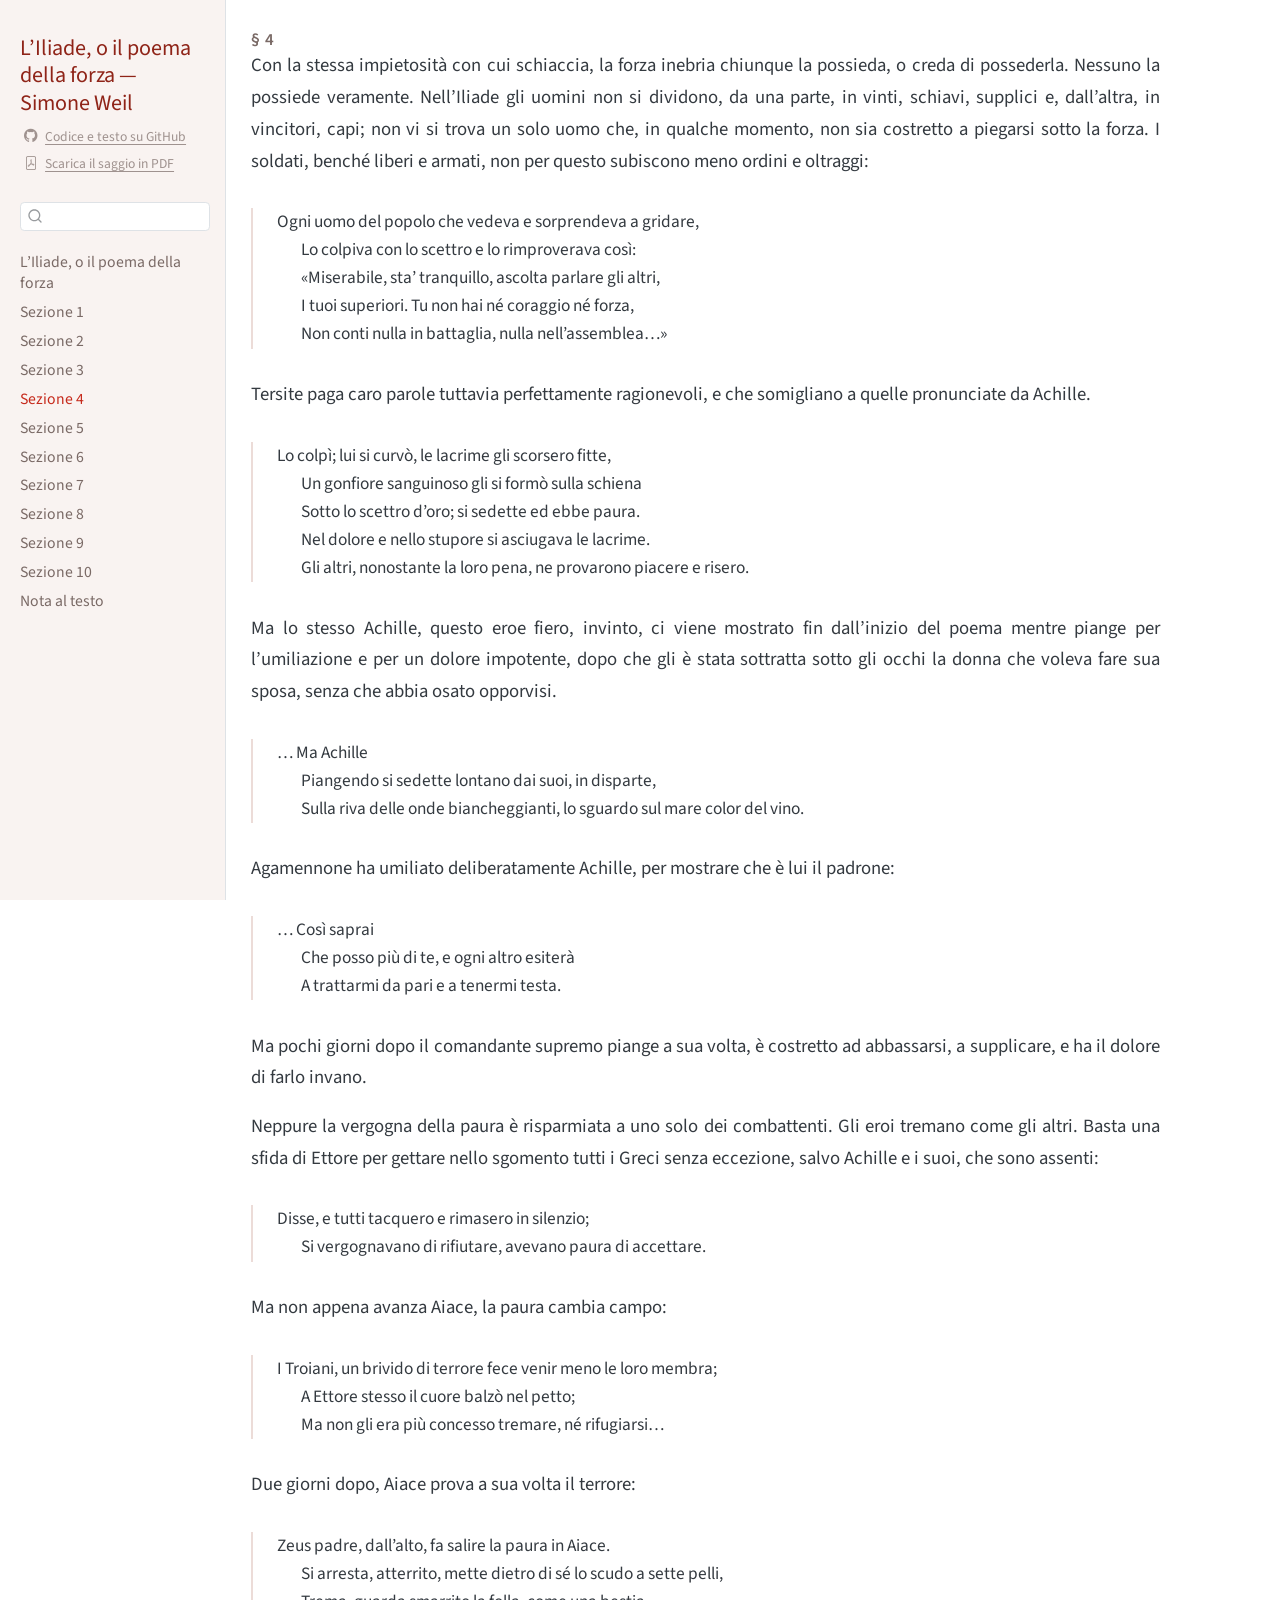
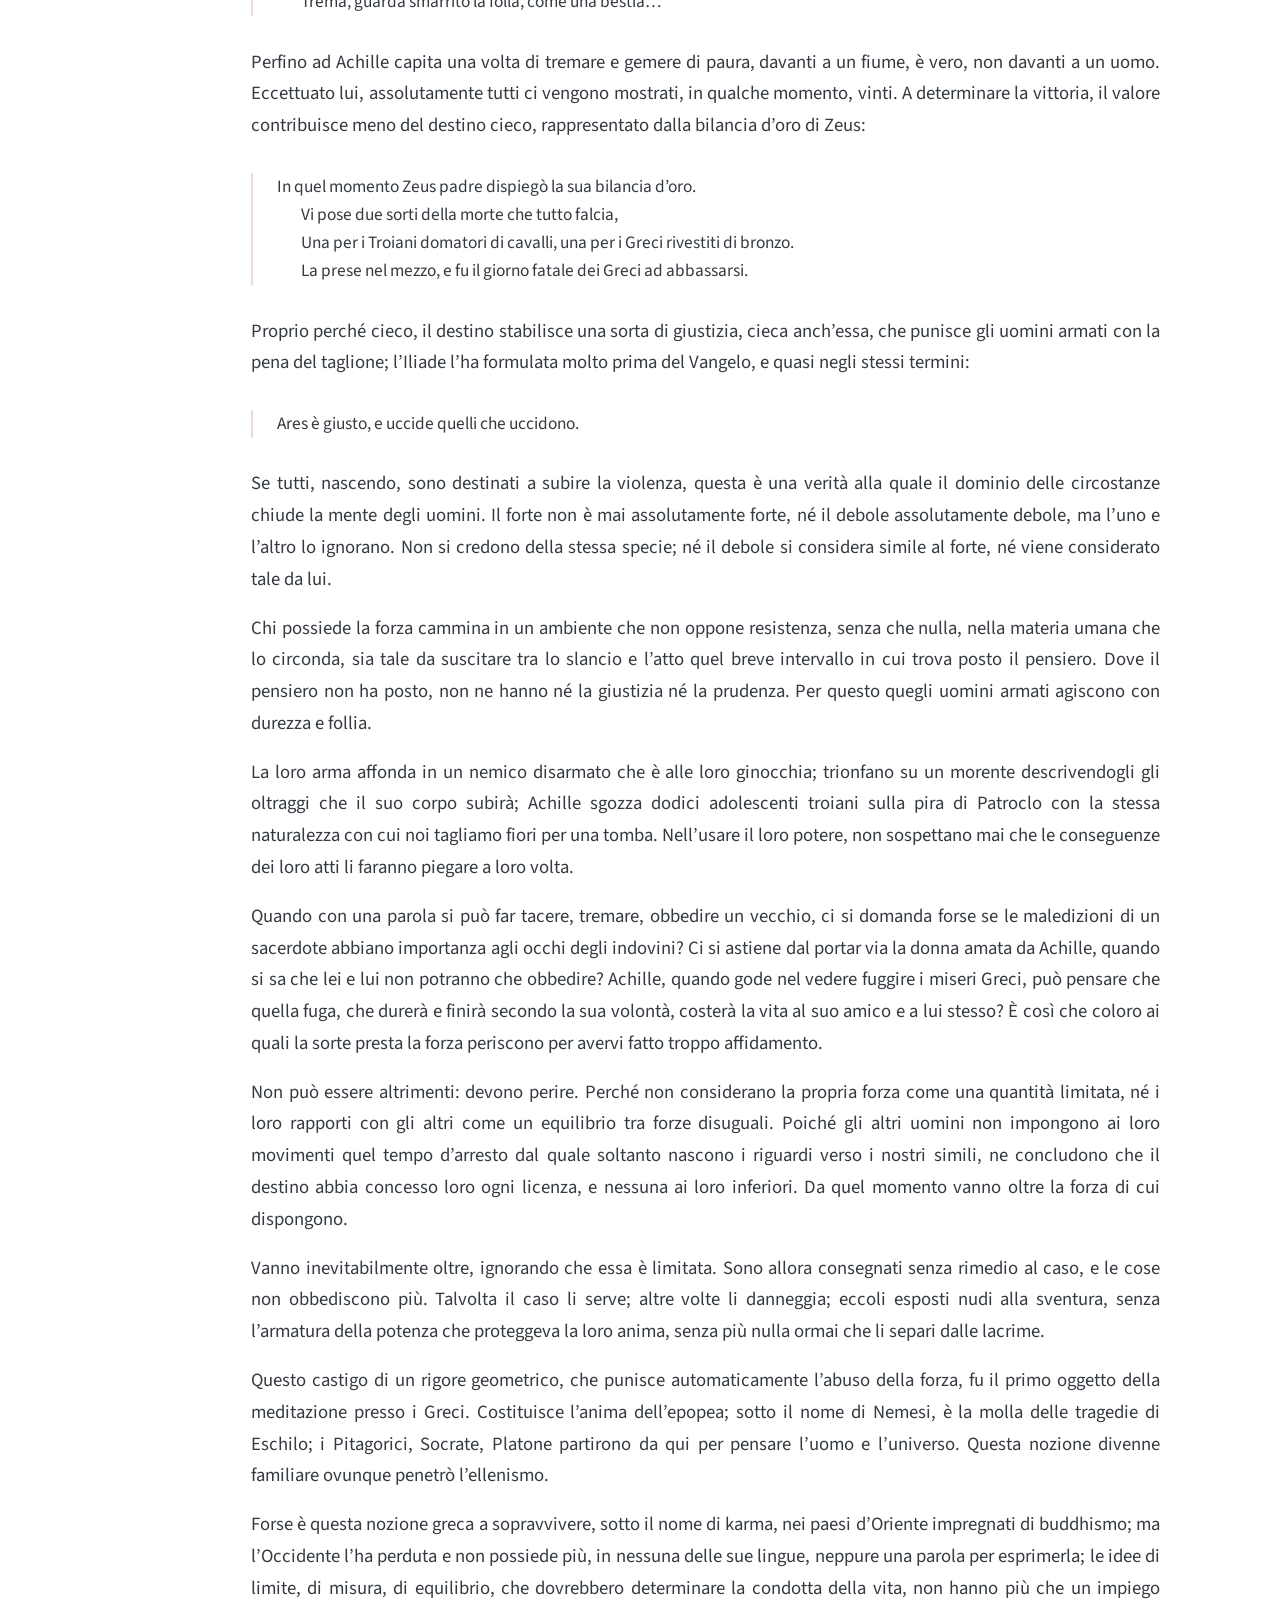
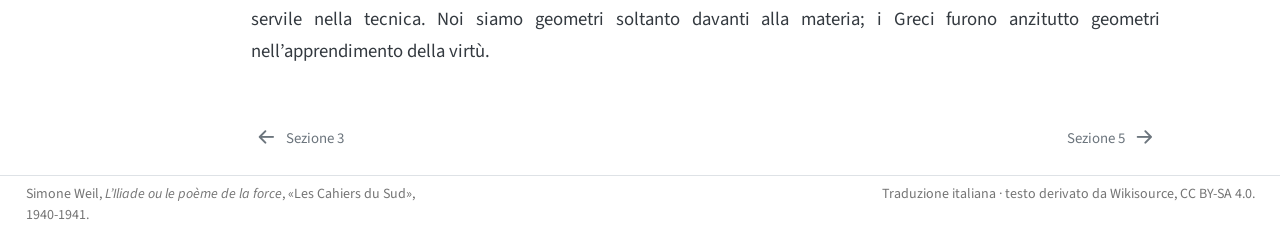
<file: docs/sezione-4.html>
<!DOCTYPE html>
<html xmlns="http://www.w3.org/1999/xhtml" lang="it-IT" xml:lang="it-IT"><head>

<meta charset="utf-8">
<meta name="generator" content="quarto-1.7.32">

<meta name="viewport" content="width=device-width, initial-scale=1.0, user-scalable=yes">

<meta name="description" content="Sezione 4 di 10 di «L’Iliade, o il poema della forza» di Simone Weil («L’Iliade ou le poème de la force», 1940-1941). Testo integrale della sezione nella traduzione italiana.">

<title>Sezione 4 – L’Iliade, o il poema della forza</title>
<style>
code{white-space: pre-wrap;}
span.smallcaps{font-variant: small-caps;}
div.columns{display: flex; gap: min(4vw, 1.5em);}
div.column{flex: auto; overflow-x: auto;}
div.hanging-indent{margin-left: 1.5em; text-indent: -1.5em;}
ul.task-list{list-style: none;}
ul.task-list li input[type="checkbox"] {
  width: 0.8em;
  margin: 0 0.8em 0.2em -1em; /* quarto-specific, see https://github.com/quarto-dev/quarto-cli/issues/4556 */ 
  vertical-align: middle;
}
</style>


<script src="site_libs/quarto-nav/quarto-nav.js"></script>
<script src="site_libs/quarto-nav/headroom.min.js"></script>
<script src="site_libs/clipboard/clipboard.min.js"></script>
<script src="site_libs/quarto-search/autocomplete.umd.js"></script>
<script src="site_libs/quarto-search/fuse.min.js"></script>
<script src="site_libs/quarto-search/quarto-search.js"></script>
<meta name="quarto:offset" content="./">
<link href="./sezione-5.html" rel="next">
<link href="./sezione-3.html" rel="prev">
<script src="site_libs/quarto-html/quarto.js" type="module"></script>
<script src="site_libs/quarto-html/tabsets/tabsets.js" type="module"></script>
<script src="site_libs/quarto-html/popper.min.js"></script>
<script src="site_libs/quarto-html/tippy.umd.min.js"></script>
<script src="site_libs/quarto-html/anchor.min.js"></script>
<link href="site_libs/quarto-html/tippy.css" rel="stylesheet">
<link href="site_libs/quarto-html/quarto-syntax-highlighting-37eea08aefeeee20ff55810ff984fec1.css" rel="stylesheet" id="quarto-text-highlighting-styles">
<script src="site_libs/bootstrap/bootstrap.min.js"></script>
<link href="site_libs/bootstrap/bootstrap-icons.css" rel="stylesheet">
<link href="site_libs/bootstrap/bootstrap-980a66be0ea9e26c27617880608fbcd1.min.css" rel="stylesheet" append-hash="true" id="quarto-bootstrap" data-mode="light">
<script id="quarto-search-options" type="application/json">{
  "location": "sidebar",
  "copy-button": false,
  "collapse-after": 3,
  "panel-placement": "start",
  "type": "textbox",
  "limit": 50,
  "keyboard-shortcut": [
    "f",
    "/",
    "s"
  ],
  "show-item-context": false,
  "language": {
    "search-no-results-text": "Nessun risultato",
    "search-matching-documents-text": "documenti trovati",
    "search-copy-link-title": "Copiare il link nella ricerca",
    "search-hide-matches-text": "Nascondere i risultati aggiuntivi",
    "search-more-match-text": "ci sono altri risultati in questo documento",
    "search-more-matches-text": "ulteriori risultati in questo documento",
    "search-clear-button-title": "Pulire",
    "search-text-placeholder": "",
    "search-detached-cancel-button-title": "Cancellare",
    "search-submit-button-title": "Inviare",
    "search-label": "Ricerca"
  }
}</script>
<script type="application/ld+json">
{
  "@context": "https://schema.org",
  "@type": "CreativeWork",
  "name": "L’Iliade, o il poema della forza",
  "alternateName": "L’Iliade ou le poème de la force",
  "author": { "@type": "Person", "name": "Simone Weil" },
  "translator": "GPT-5.6 Sol; Claude Opus 5.0",
  "inLanguage": "it",
  "datePublished": "1940",
  "isBasedOn": "https://fr.wikisource.org/wiki/La_Source_grecque/01/L%E2%80%99Iliade,_ou_le_po%C3%A8me_de_la_force",
  "license": "https://creativecommons.org/licenses/by-sa/4.0/",
  "url": "https://enricotoffalini.github.io/Weil-Iliade-Poema-Forza/",
  "description": "Nuova traduzione italiana integrale del saggio di Simone Weil, condotta sul testo francese di Wikisource."
}
</script>
<!-- Statistiche di visita. Il contatore `weil` è condiviso, di
     proposito, con l'altro sito dedicato a Simone Weil: i due
     progetti si contano insieme. -->
<script data-goatcounter="https://weil.goatcounter.com/count" async="" src="//gc.zgo.at/count.js"></script>


<link rel="stylesheet" href="styles.css">
<meta property="og:title" content="Sezione 4">
<meta property="og:description" content="Nuova traduzione italiana integrale di «L’Iliade ou le poème de la force», il saggio che Simone Weil pubblicò nei «Cahiers du Sud» fra il dicembre 1940 e il gennaio 1941: l’Iliade letta come il poema in cui la forza, quella che uccide e quella che fa di un uomo una cosa, è il vero protagonista.">
<meta property="og:image" content="https://enricotoffalini.github.io/Weil-Iliade-Poema-Forza/_immagini/cover.jpg">
<meta property="og:site_name" content="L’Iliade, o il poema della forza">
<meta name="twitter:title" content="Sezione 4">
<meta name="twitter:description" content="Nuova traduzione italiana integrale di «L’Iliade ou le poème de la force», il saggio che Simone Weil pubblicò nei «Cahiers du Sud» fra il dicembre 1940 e il gennaio 1941: l’Iliade letta come il poema in cui la forza, quella che uccide e quella che fa di un uomo una cosa, è il vero protagonista.">
<meta name="twitter:image" content="https://enricotoffalini.github.io/Weil-Iliade-Poema-Forza/_immagini/cover.jpg">
<meta name="twitter:card" content="summary">
<meta name="citation_title" content="L’Iliade, o il poema della forza">
<meta name="citation_author" content="Simone Weil">
<meta name="citation_publication_date" content="1953">
<meta name="citation_cover_date" content="1953">
<meta name="citation_year" content="1953">
<meta name="citation_fulltext_html_url" content="https://enricotoffalini.github.io/Weil-Iliade-Poema-Forza/">
<meta name="citation_language" content="it">
<meta name="citation_firstpage" content="11">
<meta name="citation_lastpage" content="42">
<meta name="citation_inbook_title" content="La Source grecque">
</head>

<body class="nav-sidebar docked pagina-sezione fullcontent quarto-light">

<div id="quarto-search-results"></div>
  <header id="quarto-header" class="headroom fixed-top">
  <nav class="quarto-secondary-nav">
    <div class="container-fluid d-flex">
      <button type="button" class="quarto-btn-toggle btn" data-bs-toggle="collapse" role="button" data-bs-target=".quarto-sidebar-collapse-item" aria-controls="quarto-sidebar" aria-expanded="false" aria-label="Attiva/disattiva la barra laterale" onclick="if (window.quartoToggleHeadroom) { window.quartoToggleHeadroom(); }">
        <i class="bi bi-layout-text-sidebar-reverse"></i>
      </button>
        <nav class="quarto-page-breadcrumbs" aria-label="breadcrumb"><ol class="breadcrumb"><li class="breadcrumb-item"><a href="./sezione-4.html"><span class="chapter-title">Sezione 4</span></a></li></ol></nav>
        <a class="flex-grow-1" role="navigation" data-bs-toggle="collapse" data-bs-target=".quarto-sidebar-collapse-item" aria-controls="quarto-sidebar" aria-expanded="false" aria-label="Attiva/disattiva la barra laterale" onclick="if (window.quartoToggleHeadroom) { window.quartoToggleHeadroom(); }">      
        </a>
      <button type="button" class="btn quarto-search-button" aria-label="Ricerca" onclick="window.quartoOpenSearch();">
        <i class="bi bi-search"></i>
      </button>
    </div>
  </nav>
</header>
<!-- content -->
<div id="quarto-content" class="quarto-container page-columns page-rows-contents page-layout-article">
<!-- sidebar -->
  <nav id="quarto-sidebar" class="sidebar collapse collapse-horizontal quarto-sidebar-collapse-item sidebar-navigation docked overflow-auto">
    <div class="pt-lg-2 mt-2 text-left sidebar-header">
    <div class="sidebar-title mb-0 py-0">
      <a href="./">L’Iliade, o il poema della forza — Simone Weil</a> 
        <div class="sidebar-tools-main">
    <a href="https://github.com/EnricoToffalini/Weil-Iliade-Poema-Forza" title="Codice e testo su GitHub" class="quarto-navigation-tool px-1" aria-label="Codice e testo su GitHub"><i class="bi bi-github"></i></a>
    <a href="./iliade-poema-forza.pdf" title="Scarica PDF" class="quarto-navigation-tool px-1" aria-label="Scarica PDF"><i class="bi bi-file-pdf"></i></a>
</div>
    </div>
      </div>
        <div class="mt-2 flex-shrink-0 align-items-center">
        <div class="sidebar-search">
        <div id="quarto-search" class="" title="Ricerca"></div>
        </div>
        </div>
    <div class="sidebar-menu-container"> 
    <ul class="list-unstyled mt-1">
        <li class="sidebar-item">
  <div class="sidebar-item-container"> 
  <a href="./index.html" class="sidebar-item-text sidebar-link"><span class="chapter-title">L’Iliade, o il poema della forza</span></a>
  </div>
</li>
        <li class="sidebar-item">
  <div class="sidebar-item-container"> 
  <a href="./sezione-1.html" class="sidebar-item-text sidebar-link"><span class="chapter-title">Sezione 1</span></a>
  </div>
</li>
        <li class="sidebar-item">
  <div class="sidebar-item-container"> 
  <a href="./sezione-2.html" class="sidebar-item-text sidebar-link"><span class="chapter-title">Sezione 2</span></a>
  </div>
</li>
        <li class="sidebar-item">
  <div class="sidebar-item-container"> 
  <a href="./sezione-3.html" class="sidebar-item-text sidebar-link"><span class="chapter-title">Sezione 3</span></a>
  </div>
</li>
        <li class="sidebar-item">
  <div class="sidebar-item-container"> 
  <a href="./sezione-4.html" class="sidebar-item-text sidebar-link active"><span class="chapter-title">Sezione 4</span></a>
  </div>
</li>
        <li class="sidebar-item">
  <div class="sidebar-item-container"> 
  <a href="./sezione-5.html" class="sidebar-item-text sidebar-link"><span class="chapter-title">Sezione 5</span></a>
  </div>
</li>
        <li class="sidebar-item">
  <div class="sidebar-item-container"> 
  <a href="./sezione-6.html" class="sidebar-item-text sidebar-link"><span class="chapter-title">Sezione 6</span></a>
  </div>
</li>
        <li class="sidebar-item">
  <div class="sidebar-item-container"> 
  <a href="./sezione-7.html" class="sidebar-item-text sidebar-link"><span class="chapter-title">Sezione 7</span></a>
  </div>
</li>
        <li class="sidebar-item">
  <div class="sidebar-item-container"> 
  <a href="./sezione-8.html" class="sidebar-item-text sidebar-link"><span class="chapter-title">Sezione 8</span></a>
  </div>
</li>
        <li class="sidebar-item">
  <div class="sidebar-item-container"> 
  <a href="./sezione-9.html" class="sidebar-item-text sidebar-link"><span class="chapter-title">Sezione 9</span></a>
  </div>
</li>
        <li class="sidebar-item">
  <div class="sidebar-item-container"> 
  <a href="./sezione-10.html" class="sidebar-item-text sidebar-link"><span class="chapter-title">Sezione 10</span></a>
  </div>
</li>
        <li class="sidebar-item">
  <div class="sidebar-item-container"> 
  <a href="./nota-al-testo.html" class="sidebar-item-text sidebar-link"><span class="chapter-title">Nota al testo</span></a>
  </div>
</li>
    </ul>
    </div>
</nav>
<div id="quarto-sidebar-glass" class="quarto-sidebar-collapse-item" data-bs-toggle="collapse" data-bs-target=".quarto-sidebar-collapse-item"></div>
<!-- margin-sidebar -->
    
<!-- main -->
<main class="content" id="quarto-document-content">

<header id="title-block-header" class="quarto-title-block default">
<div class="quarto-title">
<h1 class="title"><span class="chapter-title">§ 4</span></h1>
</div>



<div class="quarto-title-meta">

    
  
    
  </div>
  


</header>


<!-- Pagina generata da scripts/build_site.py a partire da
     corpus/it/iliade-poema-forza.md e da site/sezioni.yml.
     Non modificare a mano: le correzioni vanno fatte nel corpus. -->
<p>Con la stessa impietosità con cui schiaccia, la forza inebria chiunque la possieda, o creda di possederla. Nessuno la possiede veramente. Nell’Iliade gli uomini non si dividono, da una parte, in vinti, schiavi, supplici e, dall’altra, in vincitori, capi; non vi si trova un solo uomo che, in qualche momento, non sia costretto a piegarsi sotto la forza. I soldati, benché liberi e armati, non per questo subiscono meno ordini e oltraggi:</p>
<blockquote class="blockquote">
<p>Ogni uomo del popolo che vedeva e sorprendeva a gridare,<br>
Lo colpiva con lo scettro e lo rimproverava così:<br>
«Miserabile, sta’ tranquillo, ascolta parlare gli altri,<br>
I tuoi superiori. Tu non hai né coraggio né forza,<br>
Non conti nulla in battaglia, nulla nell’assemblea…»</p>
</blockquote>
<p>Tersite paga caro parole tuttavia perfettamente ragionevoli, e che somigliano a quelle pronunciate da Achille.</p>
<blockquote class="blockquote">
<p>Lo colpì; lui si curvò, le lacrime gli scorsero fitte,<br>
Un gonfiore sanguinoso gli si formò sulla schiena<br>
Sotto lo scettro d’oro; si sedette ed ebbe paura.<br>
Nel dolore e nello stupore si asciugava le lacrime.<br>
Gli altri, nonostante la loro pena, ne provarono piacere e risero.</p>
</blockquote>
<p>Ma lo stesso Achille, questo eroe fiero, invinto, ci viene mostrato fin dall’inizio del poema mentre piange per l’umiliazione e per un dolore impotente, dopo che gli è stata sottratta sotto gli occhi la donna che voleva fare sua sposa, senza che abbia osato opporvisi.</p>
<blockquote class="blockquote">
<p>… Ma Achille<br>
Piangendo si sedette lontano dai suoi, in disparte,<br>
Sulla riva delle onde biancheggianti, lo sguardo sul mare color del vino.</p>
</blockquote>
<p>Agamennone ha umiliato deliberatamente Achille, per mostrare che è lui il padrone:</p>
<blockquote class="blockquote">
<p>… Così saprai<br>
Che posso più di te, e ogni altro esiterà<br>
A trattarmi da pari e a tenermi testa.</p>
</blockquote>
<p>Ma pochi giorni dopo il comandante supremo piange a sua volta, è costretto ad abbassarsi, a supplicare, e ha il dolore di farlo invano.</p>
<p>Neppure la vergogna della paura è risparmiata a uno solo dei combattenti. Gli eroi tremano come gli altri. Basta una sfida di Ettore per gettare nello sgomento tutti i Greci senza eccezione, salvo Achille e i suoi, che sono assenti:</p>
<blockquote class="blockquote">
<p>Disse, e tutti tacquero e rimasero in silenzio;<br>
Si vergognavano di rifiutare, avevano paura di accettare.</p>
</blockquote>
<p>Ma non appena avanza Aiace, la paura cambia campo:</p>
<blockquote class="blockquote">
<p>I Troiani, un brivido di terrore fece venir meno le loro membra;<br>
A Ettore stesso il cuore balzò nel petto;<br>
Ma non gli era più concesso tremare, né rifugiarsi…</p>
</blockquote>
<p>Due giorni dopo, Aiace prova a sua volta il terrore:</p>
<blockquote class="blockquote">
<p>Zeus padre, dall’alto, fa salire la paura in Aiace.<br>
Si arresta, atterrito, mette dietro di sé lo scudo a sette pelli,<br>
Trema, guarda smarrito la folla, come una bestia…</p>
</blockquote>
<p>Perfino ad Achille capita una volta di tremare e gemere di paura, davanti a un fiume, è vero, non davanti a un uomo. Eccettuato lui, assolutamente tutti ci vengono mostrati, in qualche momento, vinti. A determinare la vittoria, il valore contribuisce meno del destino cieco, rappresentato dalla bilancia d’oro di Zeus:</p>
<blockquote class="blockquote">
<p>In quel momento Zeus padre dispiegò la sua bilancia d’oro.<br>
Vi pose due sorti della morte che tutto falcia,<br>
Una per i Troiani domatori di cavalli, una per i Greci rivestiti di bronzo.<br>
La prese nel mezzo, e fu il giorno fatale dei Greci ad abbassarsi.</p>
</blockquote>
<p>Proprio perché cieco, il destino stabilisce una sorta di giustizia, cieca anch’essa, che punisce gli uomini armati con la pena del taglione; l’Iliade l’ha formulata molto prima del Vangelo, e quasi negli stessi termini:</p>
<blockquote class="blockquote">
<p>Ares è giusto, e uccide quelli che uccidono.</p>
</blockquote>
<p>Se tutti, nascendo, sono destinati a subire la violenza, questa è una verità alla quale il dominio delle circostanze chiude la mente degli uomini. Il forte non è mai assolutamente forte, né il debole assolutamente debole, ma l’uno e l’altro lo ignorano. Non si credono della stessa specie; né il debole si considera simile al forte, né viene considerato tale da lui.</p>
<p>Chi possiede la forza cammina in un ambiente che non oppone resistenza, senza che nulla, nella materia umana che lo circonda, sia tale da suscitare tra lo slancio e l’atto quel breve intervallo in cui trova posto il pensiero. Dove il pensiero non ha posto, non ne hanno né la giustizia né la prudenza. Per questo quegli uomini armati agiscono con durezza e follia.</p>
<p>La loro arma affonda in un nemico disarmato che è alle loro ginocchia; trionfano su un morente descrivendogli gli oltraggi che il suo corpo subirà; Achille sgozza dodici adolescenti troiani sulla pira di Patroclo con la stessa naturalezza con cui noi tagliamo fiori per una tomba. Nell’usare il loro potere, non sospettano mai che le conseguenze dei loro atti li faranno piegare a loro volta.</p>
<p>Quando con una parola si può far tacere, tremare, obbedire un vecchio, ci si domanda forse se le maledizioni di un sacerdote abbiano importanza agli occhi degli indovini? Ci si astiene dal portar via la donna amata da Achille, quando si sa che lei e lui non potranno che obbedire? Achille, quando gode nel vedere fuggire i miseri Greci, può pensare che quella fuga, che durerà e finirà secondo la sua volontà, costerà la vita al suo amico e a lui stesso? È così che coloro ai quali la sorte presta la forza periscono per avervi fatto troppo affidamento.</p>
<p>Non può essere altrimenti: devono perire. Perché non considerano la propria forza come una quantità limitata, né i loro rapporti con gli altri come un equilibrio tra forze disuguali. Poiché gli altri uomini non impongono ai loro movimenti quel tempo d’arresto dal quale soltanto nascono i riguardi verso i nostri simili, ne concludono che il destino abbia concesso loro ogni licenza, e nessuna ai loro inferiori. Da quel momento vanno oltre la forza di cui dispongono.</p>
<p>Vanno inevitabilmente oltre, ignorando che essa è limitata. Sono allora consegnati senza rimedio al caso, e le cose non obbediscono più. Talvolta il caso li serve; altre volte li danneggia; eccoli esposti nudi alla sventura, senza l’armatura della potenza che proteggeva la loro anima, senza più nulla ormai che li separi dalle lacrime.</p>
<p>Questo castigo di un rigore geometrico, che punisce automaticamente l’abuso della forza, fu il primo oggetto della meditazione presso i Greci. Costituisce l’anima dell’epopea; sotto il nome di Nemesi, è la molla delle tragedie di Eschilo; i Pitagorici, Socrate, Platone partirono da qui per pensare l’uomo e l’universo. Questa nozione divenne familiare ovunque penetrò l’ellenismo.</p>
<p>Forse è questa nozione greca a sopravvivere, sotto il nome di karma, nei paesi d’Oriente impregnati di buddhismo; ma l’Occidente l’ha perduta e non possiede più, in nessuna delle sue lingue, neppure una parola per esprimerla; le idee di limite, di misura, di equilibrio, che dovrebbero determinare la condotta della vita, non hanno più che un impiego servile nella tecnica. Noi siamo geometri soltanto davanti alla materia; i Greci furono anzitutto geometri nell’apprendimento della virtù.</p>



</main> <!-- /main -->
<script id="quarto-html-after-body" type="application/javascript">
  window.document.addEventListener("DOMContentLoaded", function (event) {
    const icon = "";
    const anchorJS = new window.AnchorJS();
    anchorJS.options = {
      placement: 'right',
      icon: icon
    };
    anchorJS.add('.anchored');
    const isCodeAnnotation = (el) => {
      for (const clz of el.classList) {
        if (clz.startsWith('code-annotation-')) {                     
          return true;
        }
      }
      return false;
    }
    const onCopySuccess = function(e) {
      // button target
      const button = e.trigger;
      // don't keep focus
      button.blur();
      // flash "checked"
      button.classList.add('code-copy-button-checked');
      var currentTitle = button.getAttribute("title");
      button.setAttribute("title", "Copiato!");
      let tooltip;
      if (window.bootstrap) {
        button.setAttribute("data-bs-toggle", "tooltip");
        button.setAttribute("data-bs-placement", "left");
        button.setAttribute("data-bs-title", "Copiato!");
        tooltip = new bootstrap.Tooltip(button, 
          { trigger: "manual", 
            customClass: "code-copy-button-tooltip",
            offset: [0, -8]});
        tooltip.show();    
      }
      setTimeout(function() {
        if (tooltip) {
          tooltip.hide();
          button.removeAttribute("data-bs-title");
          button.removeAttribute("data-bs-toggle");
          button.removeAttribute("data-bs-placement");
        }
        button.setAttribute("title", currentTitle);
        button.classList.remove('code-copy-button-checked');
      }, 1000);
      // clear code selection
      e.clearSelection();
    }
    const getTextToCopy = function(trigger) {
        const codeEl = trigger.previousElementSibling.cloneNode(true);
        for (const childEl of codeEl.children) {
          if (isCodeAnnotation(childEl)) {
            childEl.remove();
          }
        }
        return codeEl.innerText;
    }
    const clipboard = new window.ClipboardJS('.code-copy-button:not([data-in-quarto-modal])', {
      text: getTextToCopy
    });
    clipboard.on('success', onCopySuccess);
    if (window.document.getElementById('quarto-embedded-source-code-modal')) {
      const clipboardModal = new window.ClipboardJS('.code-copy-button[data-in-quarto-modal]', {
        text: getTextToCopy,
        container: window.document.getElementById('quarto-embedded-source-code-modal')
      });
      clipboardModal.on('success', onCopySuccess);
    }
      var localhostRegex = new RegExp(/^(?:http|https):\/\/localhost\:?[0-9]*\//);
      var mailtoRegex = new RegExp(/^mailto:/);
        var filterRegex = new RegExp("https:\/\/enricotoffalini\.github\.io\/Weil-Iliade-Poema-Forza\/");
      var isInternal = (href) => {
          return filterRegex.test(href) || localhostRegex.test(href) || mailtoRegex.test(href);
      }
      // Inspect non-navigation links and adorn them if external
     var links = window.document.querySelectorAll('a[href]:not(.nav-link):not(.navbar-brand):not(.toc-action):not(.sidebar-link):not(.sidebar-item-toggle):not(.pagination-link):not(.no-external):not([aria-hidden]):not(.dropdown-item):not(.quarto-navigation-tool):not(.about-link)');
      for (var i=0; i<links.length; i++) {
        const link = links[i];
        if (!isInternal(link.href)) {
          // undo the damage that might have been done by quarto-nav.js in the case of
          // links that we want to consider external
          if (link.dataset.originalHref !== undefined) {
            link.href = link.dataset.originalHref;
          }
            // target, if specified
            link.setAttribute("target", "_blank");
            if (link.getAttribute("rel") === null) {
              link.setAttribute("rel", "noopener");
            }
        }
      }
    function tippyHover(el, contentFn, onTriggerFn, onUntriggerFn) {
      const config = {
        allowHTML: true,
        maxWidth: 500,
        delay: 100,
        arrow: false,
        appendTo: function(el) {
            return el.parentElement;
        },
        interactive: true,
        interactiveBorder: 10,
        theme: 'quarto',
        placement: 'bottom-start',
      };
      if (contentFn) {
        config.content = contentFn;
      }
      if (onTriggerFn) {
        config.onTrigger = onTriggerFn;
      }
      if (onUntriggerFn) {
        config.onUntrigger = onUntriggerFn;
      }
      window.tippy(el, config); 
    }
    const noterefs = window.document.querySelectorAll('a[role="doc-noteref"]');
    for (var i=0; i<noterefs.length; i++) {
      const ref = noterefs[i];
      tippyHover(ref, function() {
        // use id or data attribute instead here
        let href = ref.getAttribute('data-footnote-href') || ref.getAttribute('href');
        try { href = new URL(href).hash; } catch {}
        const id = href.replace(/^#\/?/, "");
        const note = window.document.getElementById(id);
        if (note) {
          return note.innerHTML;
        } else {
          return "";
        }
      });
    }
    const xrefs = window.document.querySelectorAll('a.quarto-xref');
    const processXRef = (id, note) => {
      // Strip column container classes
      const stripColumnClz = (el) => {
        el.classList.remove("page-full", "page-columns");
        if (el.children) {
          for (const child of el.children) {
            stripColumnClz(child);
          }
        }
      }
      stripColumnClz(note)
      if (id === null || id.startsWith('sec-')) {
        // Special case sections, only their first couple elements
        const container = document.createElement("div");
        if (note.children && note.children.length > 2) {
          container.appendChild(note.children[0].cloneNode(true));
          for (let i = 1; i < note.children.length; i++) {
            const child = note.children[i];
            if (child.tagName === "P" && child.innerText === "") {
              continue;
            } else {
              container.appendChild(child.cloneNode(true));
              break;
            }
          }
          if (window.Quarto?.typesetMath) {
            window.Quarto.typesetMath(container);
          }
          return container.innerHTML
        } else {
          if (window.Quarto?.typesetMath) {
            window.Quarto.typesetMath(note);
          }
          return note.innerHTML;
        }
      } else {
        // Remove any anchor links if they are present
        const anchorLink = note.querySelector('a.anchorjs-link');
        if (anchorLink) {
          anchorLink.remove();
        }
        if (window.Quarto?.typesetMath) {
          window.Quarto.typesetMath(note);
        }
        if (note.classList.contains("callout")) {
          return note.outerHTML;
        } else {
          return note.innerHTML;
        }
      }
    }
    for (var i=0; i<xrefs.length; i++) {
      const xref = xrefs[i];
      tippyHover(xref, undefined, function(instance) {
        instance.disable();
        let url = xref.getAttribute('href');
        let hash = undefined; 
        if (url.startsWith('#')) {
          hash = url;
        } else {
          try { hash = new URL(url).hash; } catch {}
        }
        if (hash) {
          const id = hash.replace(/^#\/?/, "");
          const note = window.document.getElementById(id);
          if (note !== null) {
            try {
              const html = processXRef(id, note.cloneNode(true));
              instance.setContent(html);
            } finally {
              instance.enable();
              instance.show();
            }
          } else {
            // See if we can fetch this
            fetch(url.split('#')[0])
            .then(res => res.text())
            .then(html => {
              const parser = new DOMParser();
              const htmlDoc = parser.parseFromString(html, "text/html");
              const note = htmlDoc.getElementById(id);
              if (note !== null) {
                const html = processXRef(id, note);
                instance.setContent(html);
              } 
            }).finally(() => {
              instance.enable();
              instance.show();
            });
          }
        } else {
          // See if we can fetch a full url (with no hash to target)
          // This is a special case and we should probably do some content thinning / targeting
          fetch(url)
          .then(res => res.text())
          .then(html => {
            const parser = new DOMParser();
            const htmlDoc = parser.parseFromString(html, "text/html");
            const note = htmlDoc.querySelector('main.content');
            if (note !== null) {
              // This should only happen for chapter cross references
              // (since there is no id in the URL)
              // remove the first header
              if (note.children.length > 0 && note.children[0].tagName === "HEADER") {
                note.children[0].remove();
              }
              const html = processXRef(null, note);
              instance.setContent(html);
            } 
          }).finally(() => {
            instance.enable();
            instance.show();
          });
        }
      }, function(instance) {
      });
    }
        let selectedAnnoteEl;
        const selectorForAnnotation = ( cell, annotation) => {
          let cellAttr = 'data-code-cell="' + cell + '"';
          let lineAttr = 'data-code-annotation="' +  annotation + '"';
          const selector = 'span[' + cellAttr + '][' + lineAttr + ']';
          return selector;
        }
        const selectCodeLines = (annoteEl) => {
          const doc = window.document;
          const targetCell = annoteEl.getAttribute("data-target-cell");
          const targetAnnotation = annoteEl.getAttribute("data-target-annotation");
          const annoteSpan = window.document.querySelector(selectorForAnnotation(targetCell, targetAnnotation));
          const lines = annoteSpan.getAttribute("data-code-lines").split(",");
          const lineIds = lines.map((line) => {
            return targetCell + "-" + line;
          })
          let top = null;
          let height = null;
          let parent = null;
          if (lineIds.length > 0) {
              //compute the position of the single el (top and bottom and make a div)
              const el = window.document.getElementById(lineIds[0]);
              top = el.offsetTop;
              height = el.offsetHeight;
              parent = el.parentElement.parentElement;
            if (lineIds.length > 1) {
              const lastEl = window.document.getElementById(lineIds[lineIds.length - 1]);
              const bottom = lastEl.offsetTop + lastEl.offsetHeight;
              height = bottom - top;
            }
            if (top !== null && height !== null && parent !== null) {
              // cook up a div (if necessary) and position it 
              let div = window.document.getElementById("code-annotation-line-highlight");
              if (div === null) {
                div = window.document.createElement("div");
                div.setAttribute("id", "code-annotation-line-highlight");
                div.style.position = 'absolute';
                parent.appendChild(div);
              }
              div.style.top = top - 2 + "px";
              div.style.height = height + 4 + "px";
              div.style.left = 0;
              let gutterDiv = window.document.getElementById("code-annotation-line-highlight-gutter");
              if (gutterDiv === null) {
                gutterDiv = window.document.createElement("div");
                gutterDiv.setAttribute("id", "code-annotation-line-highlight-gutter");
                gutterDiv.style.position = 'absolute';
                const codeCell = window.document.getElementById(targetCell);
                const gutter = codeCell.querySelector('.code-annotation-gutter');
                gutter.appendChild(gutterDiv);
              }
              gutterDiv.style.top = top - 2 + "px";
              gutterDiv.style.height = height + 4 + "px";
            }
            selectedAnnoteEl = annoteEl;
          }
        };
        const unselectCodeLines = () => {
          const elementsIds = ["code-annotation-line-highlight", "code-annotation-line-highlight-gutter"];
          elementsIds.forEach((elId) => {
            const div = window.document.getElementById(elId);
            if (div) {
              div.remove();
            }
          });
          selectedAnnoteEl = undefined;
        };
          // Handle positioning of the toggle
      window.addEventListener(
        "resize",
        throttle(() => {
          elRect = undefined;
          if (selectedAnnoteEl) {
            selectCodeLines(selectedAnnoteEl);
          }
        }, 10)
      );
      function throttle(fn, ms) {
      let throttle = false;
      let timer;
        return (...args) => {
          if(!throttle) { // first call gets through
              fn.apply(this, args);
              throttle = true;
          } else { // all the others get throttled
              if(timer) clearTimeout(timer); // cancel #2
              timer = setTimeout(() => {
                fn.apply(this, args);
                timer = throttle = false;
              }, ms);
          }
        };
      }
        // Attach click handler to the DT
        const annoteDls = window.document.querySelectorAll('dt[data-target-cell]');
        for (const annoteDlNode of annoteDls) {
          annoteDlNode.addEventListener('click', (event) => {
            const clickedEl = event.target;
            if (clickedEl !== selectedAnnoteEl) {
              unselectCodeLines();
              const activeEl = window.document.querySelector('dt[data-target-cell].code-annotation-active');
              if (activeEl) {
                activeEl.classList.remove('code-annotation-active');
              }
              selectCodeLines(clickedEl);
              clickedEl.classList.add('code-annotation-active');
            } else {
              // Unselect the line
              unselectCodeLines();
              clickedEl.classList.remove('code-annotation-active');
            }
          });
        }
    const findCites = (el) => {
      const parentEl = el.parentElement;
      if (parentEl) {
        const cites = parentEl.dataset.cites;
        if (cites) {
          return {
            el,
            cites: cites.split(' ')
          };
        } else {
          return findCites(el.parentElement)
        }
      } else {
        return undefined;
      }
    };
    var bibliorefs = window.document.querySelectorAll('a[role="doc-biblioref"]');
    for (var i=0; i<bibliorefs.length; i++) {
      const ref = bibliorefs[i];
      const citeInfo = findCites(ref);
      if (citeInfo) {
        tippyHover(citeInfo.el, function() {
          var popup = window.document.createElement('div');
          citeInfo.cites.forEach(function(cite) {
            var citeDiv = window.document.createElement('div');
            citeDiv.classList.add('hanging-indent');
            citeDiv.classList.add('csl-entry');
            var biblioDiv = window.document.getElementById('ref-' + cite);
            if (biblioDiv) {
              citeDiv.innerHTML = biblioDiv.innerHTML;
            }
            popup.appendChild(citeDiv);
          });
          return popup.innerHTML;
        });
      }
    }
  });
  </script>
<nav class="page-navigation">
  <div class="nav-page nav-page-previous">
      <a href="./sezione-3.html" class="pagination-link" aria-label="Sezione 3">
        <i class="bi bi-arrow-left-short"></i> <span class="nav-page-text"><span class="chapter-title">Sezione 3</span></span>
      </a>          
  </div>
  <div class="nav-page nav-page-next">
      <a href="./sezione-5.html" class="pagination-link" aria-label="Sezione 5">
        <span class="nav-page-text"><span class="chapter-title">Sezione 5</span></span> <i class="bi bi-arrow-right-short"></i>
      </a>
  </div>
</nav>
</div> <!-- /content -->
<footer class="footer">
  <div class="nav-footer">
    <div class="nav-footer-left">
<p>Simone Weil, <em>L’Iliade ou le poème de la force</em>, «Les Cahiers du Sud», 1940-1941.</p>
</div>   
    <div class="nav-footer-center">
      &nbsp;
    </div>
    <div class="nav-footer-right">
<p>Traduzione italiana · testo derivato da Wikisource, CC BY-SA 4.0.</p>
</div>
  </div>
</footer>




</body></html>
</file>
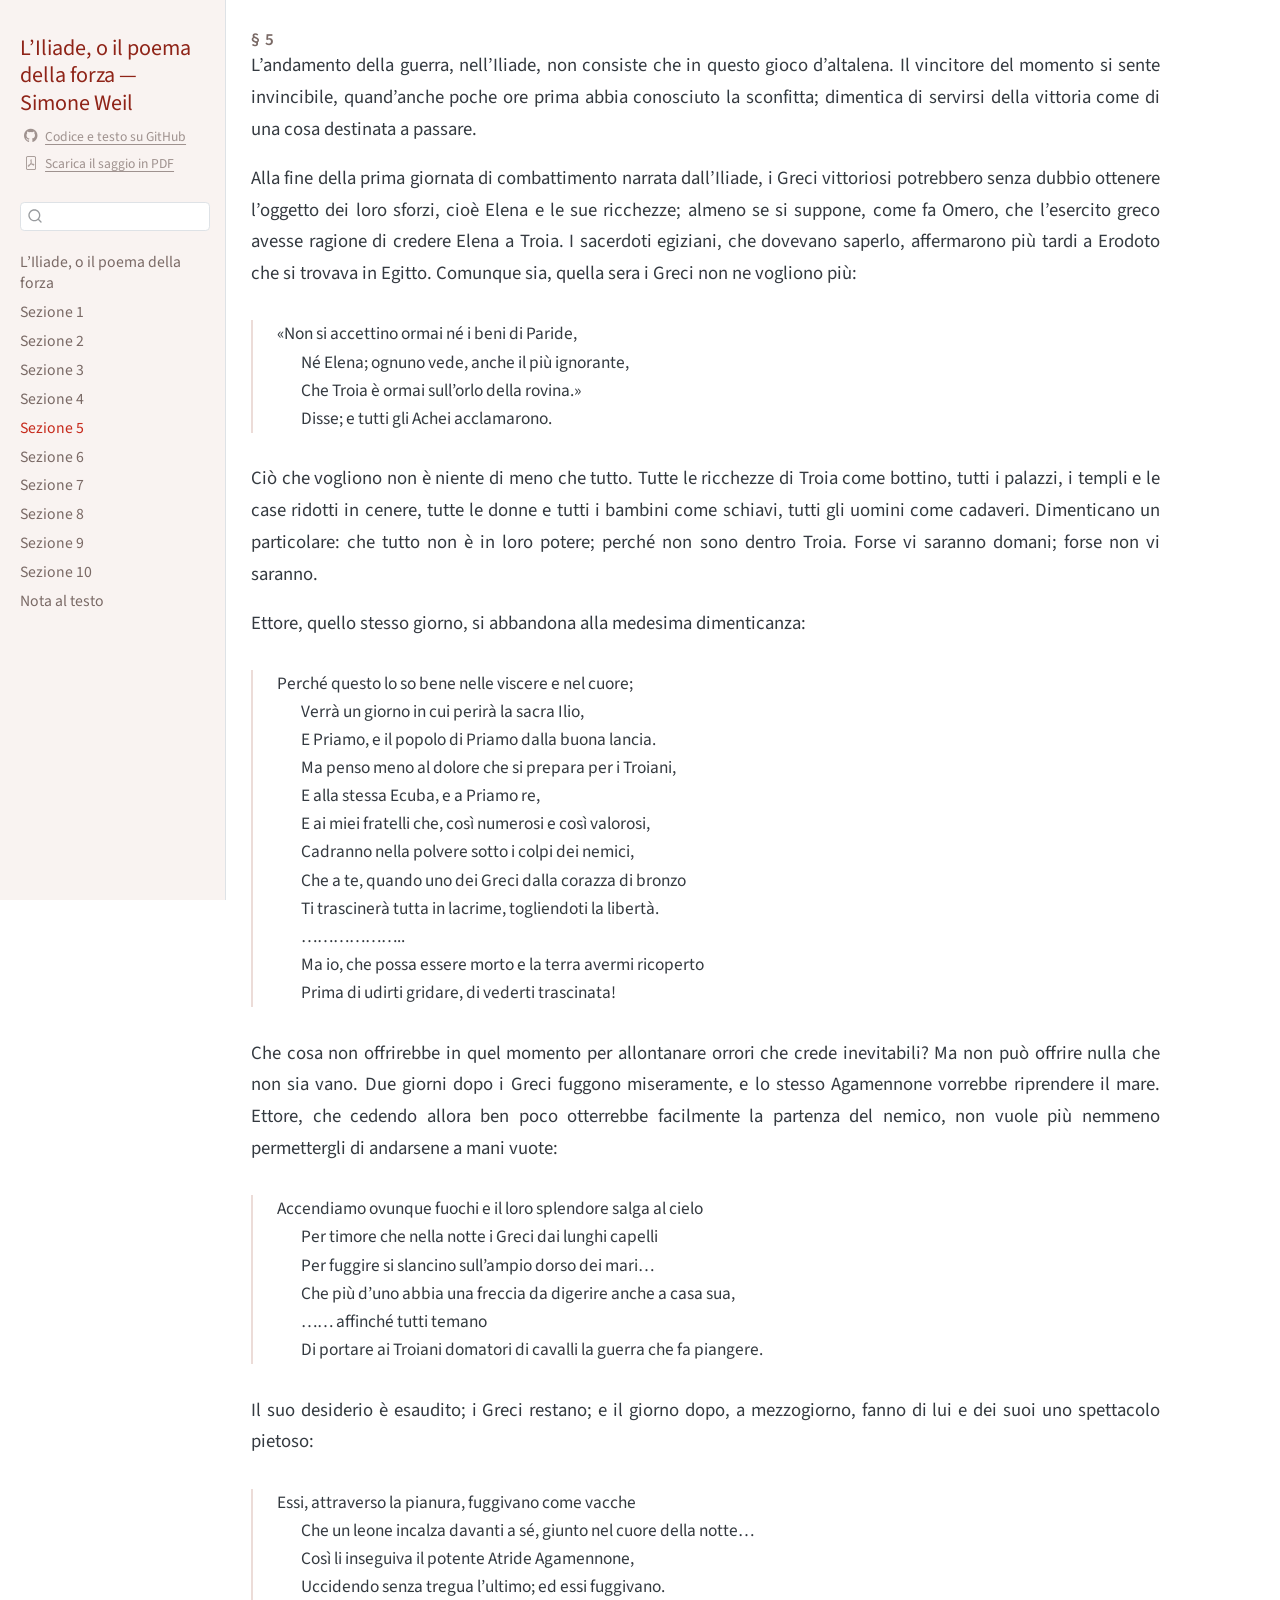
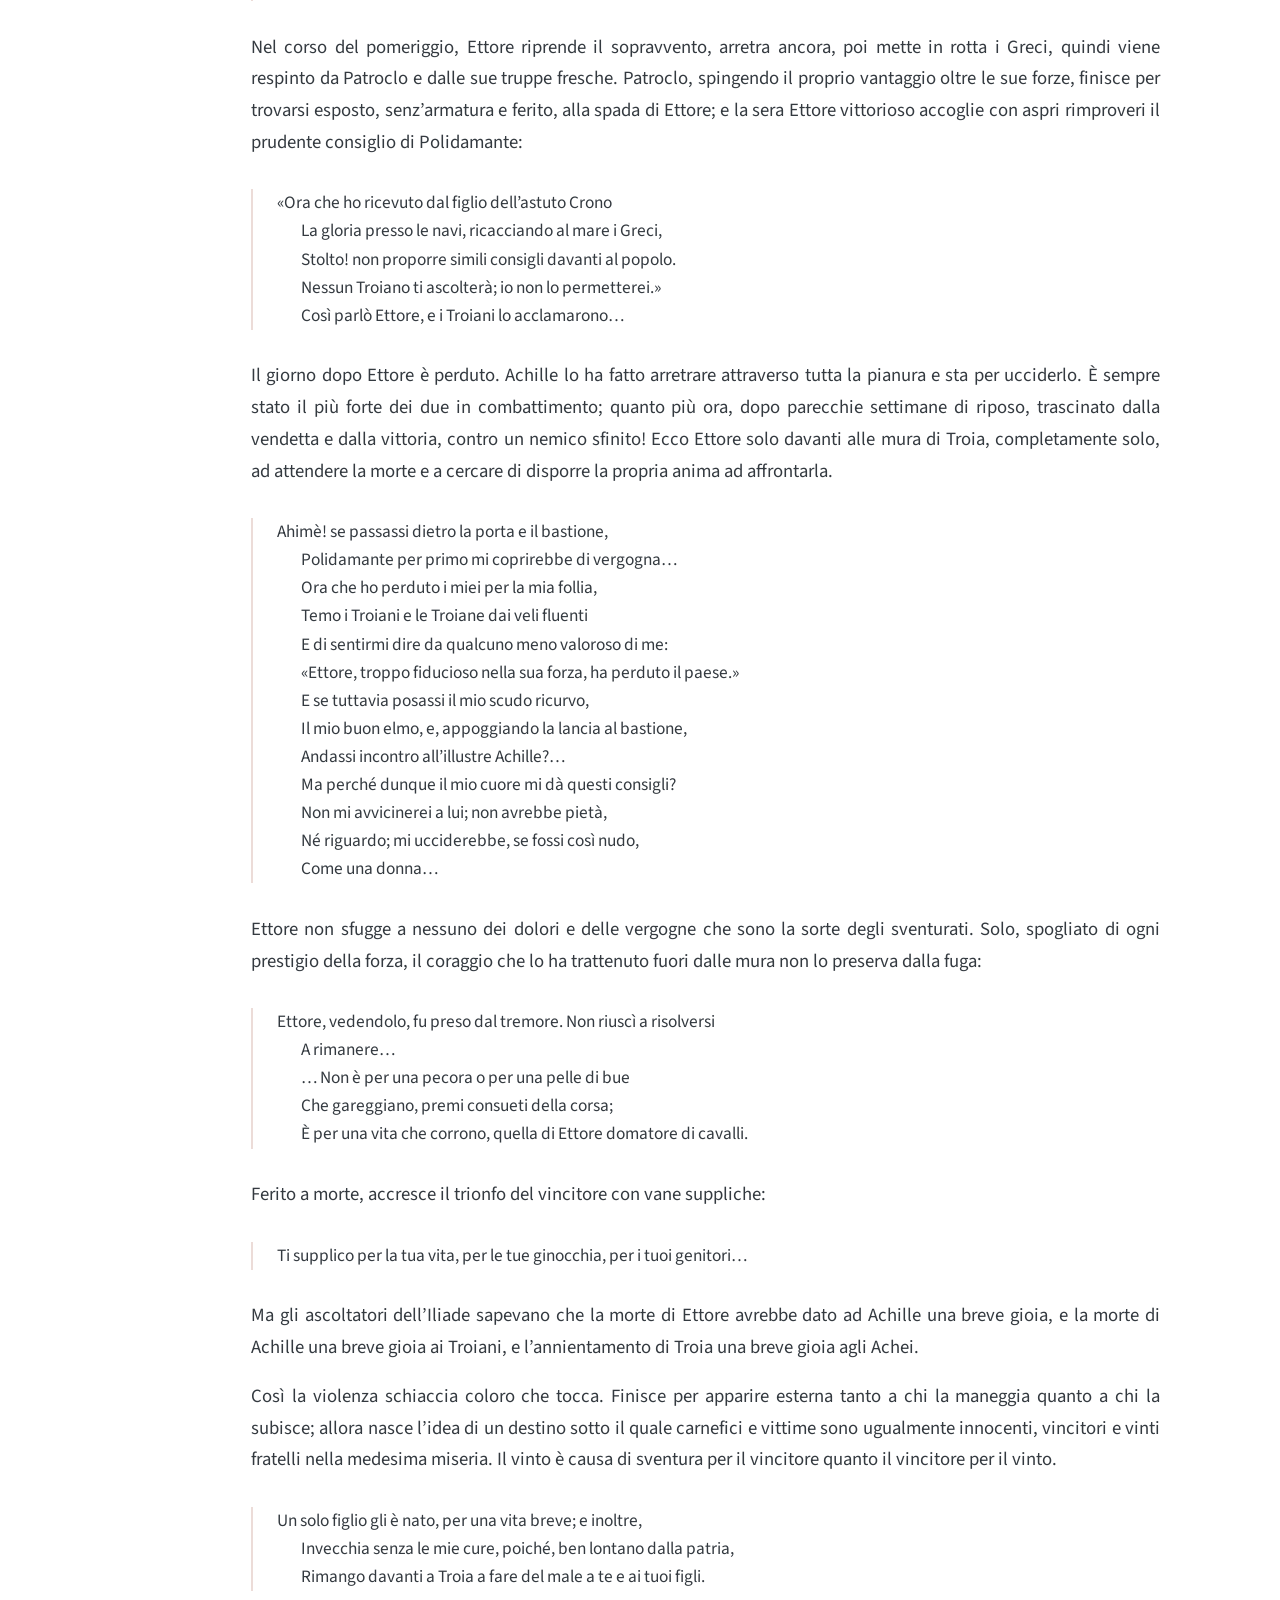
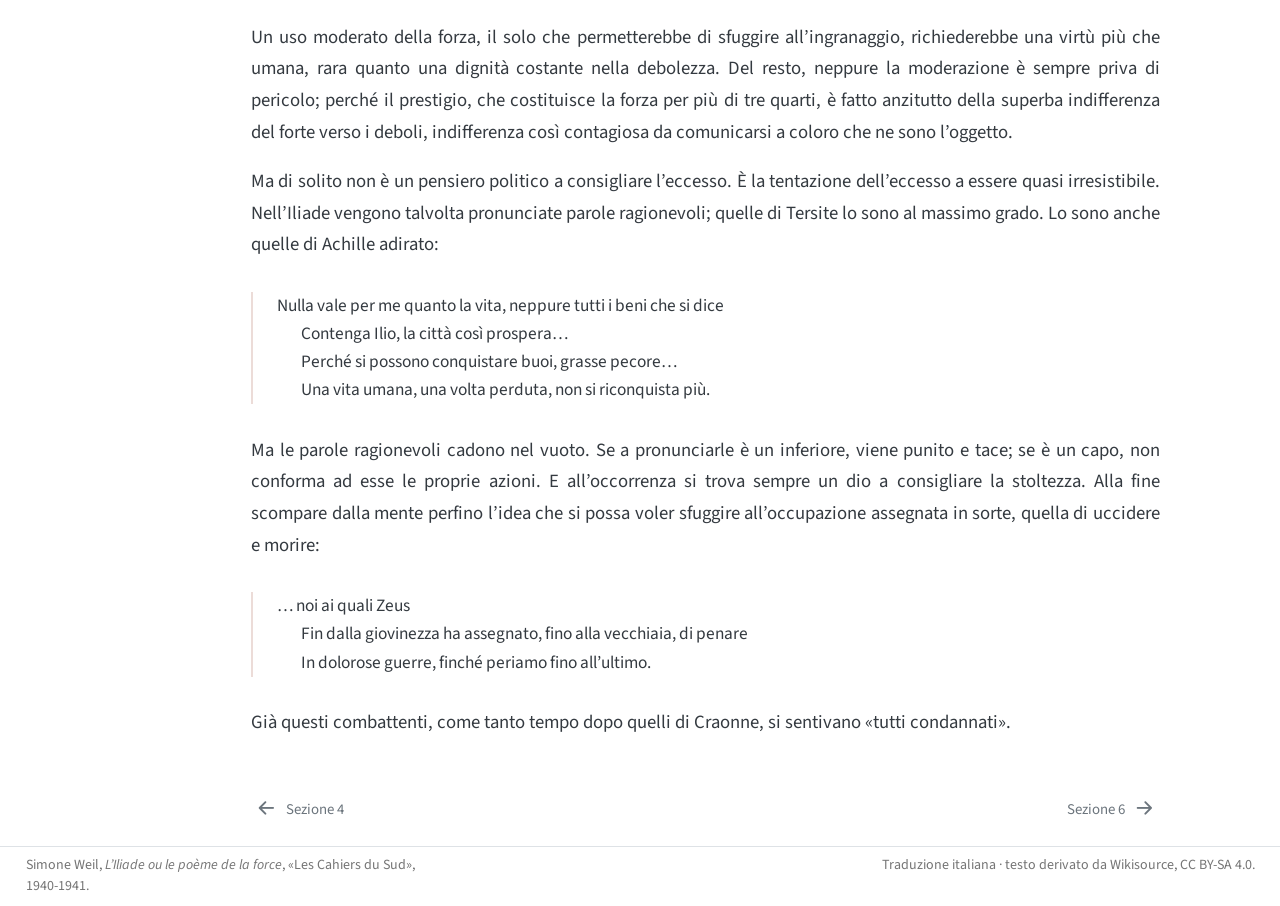
<file: docs/sezione-5.html>
<!DOCTYPE html>
<html xmlns="http://www.w3.org/1999/xhtml" lang="it-IT" xml:lang="it-IT"><head>

<meta charset="utf-8">
<meta name="generator" content="quarto-1.7.32">

<meta name="viewport" content="width=device-width, initial-scale=1.0, user-scalable=yes">

<meta name="description" content="Sezione 5 di 10 di «L’Iliade, o il poema della forza» di Simone Weil («L’Iliade ou le poème de la force», 1940-1941). Testo integrale della sezione nella traduzione italiana.">

<title>Sezione 5 – L’Iliade, o il poema della forza</title>
<style>
code{white-space: pre-wrap;}
span.smallcaps{font-variant: small-caps;}
div.columns{display: flex; gap: min(4vw, 1.5em);}
div.column{flex: auto; overflow-x: auto;}
div.hanging-indent{margin-left: 1.5em; text-indent: -1.5em;}
ul.task-list{list-style: none;}
ul.task-list li input[type="checkbox"] {
  width: 0.8em;
  margin: 0 0.8em 0.2em -1em; /* quarto-specific, see https://github.com/quarto-dev/quarto-cli/issues/4556 */ 
  vertical-align: middle;
}
</style>


<script src="site_libs/quarto-nav/quarto-nav.js"></script>
<script src="site_libs/quarto-nav/headroom.min.js"></script>
<script src="site_libs/clipboard/clipboard.min.js"></script>
<script src="site_libs/quarto-search/autocomplete.umd.js"></script>
<script src="site_libs/quarto-search/fuse.min.js"></script>
<script src="site_libs/quarto-search/quarto-search.js"></script>
<meta name="quarto:offset" content="./">
<link href="./sezione-6.html" rel="next">
<link href="./sezione-4.html" rel="prev">
<script src="site_libs/quarto-html/quarto.js" type="module"></script>
<script src="site_libs/quarto-html/tabsets/tabsets.js" type="module"></script>
<script src="site_libs/quarto-html/popper.min.js"></script>
<script src="site_libs/quarto-html/tippy.umd.min.js"></script>
<script src="site_libs/quarto-html/anchor.min.js"></script>
<link href="site_libs/quarto-html/tippy.css" rel="stylesheet">
<link href="site_libs/quarto-html/quarto-syntax-highlighting-37eea08aefeeee20ff55810ff984fec1.css" rel="stylesheet" id="quarto-text-highlighting-styles">
<script src="site_libs/bootstrap/bootstrap.min.js"></script>
<link href="site_libs/bootstrap/bootstrap-icons.css" rel="stylesheet">
<link href="site_libs/bootstrap/bootstrap-980a66be0ea9e26c27617880608fbcd1.min.css" rel="stylesheet" append-hash="true" id="quarto-bootstrap" data-mode="light">
<script id="quarto-search-options" type="application/json">{
  "location": "sidebar",
  "copy-button": false,
  "collapse-after": 3,
  "panel-placement": "start",
  "type": "textbox",
  "limit": 50,
  "keyboard-shortcut": [
    "f",
    "/",
    "s"
  ],
  "show-item-context": false,
  "language": {
    "search-no-results-text": "Nessun risultato",
    "search-matching-documents-text": "documenti trovati",
    "search-copy-link-title": "Copiare il link nella ricerca",
    "search-hide-matches-text": "Nascondere i risultati aggiuntivi",
    "search-more-match-text": "ci sono altri risultati in questo documento",
    "search-more-matches-text": "ulteriori risultati in questo documento",
    "search-clear-button-title": "Pulire",
    "search-text-placeholder": "",
    "search-detached-cancel-button-title": "Cancellare",
    "search-submit-button-title": "Inviare",
    "search-label": "Ricerca"
  }
}</script>
<script type="application/ld+json">
{
  "@context": "https://schema.org",
  "@type": "CreativeWork",
  "name": "L’Iliade, o il poema della forza",
  "alternateName": "L’Iliade ou le poème de la force",
  "author": { "@type": "Person", "name": "Simone Weil" },
  "translator": "GPT-5.6 Sol; Claude Opus 5.0",
  "inLanguage": "it",
  "datePublished": "1940",
  "isBasedOn": "https://fr.wikisource.org/wiki/La_Source_grecque/01/L%E2%80%99Iliade,_ou_le_po%C3%A8me_de_la_force",
  "license": "https://creativecommons.org/licenses/by-sa/4.0/",
  "url": "https://enricotoffalini.github.io/Weil-Iliade-Poema-Forza/",
  "description": "Nuova traduzione italiana integrale del saggio di Simone Weil, condotta sul testo francese di Wikisource."
}
</script>
<!-- Statistiche di visita. Il contatore `weil` è condiviso, di
     proposito, con l'altro sito dedicato a Simone Weil: i due
     progetti si contano insieme. -->
<script data-goatcounter="https://weil.goatcounter.com/count" async="" src="//gc.zgo.at/count.js"></script>


<link rel="stylesheet" href="styles.css">
<meta property="og:title" content="Sezione 5">
<meta property="og:description" content="Nuova traduzione italiana integrale di «L’Iliade ou le poème de la force», il saggio che Simone Weil pubblicò nei «Cahiers du Sud» fra il dicembre 1940 e il gennaio 1941: l’Iliade letta come il poema in cui la forza, quella che uccide e quella che fa di un uomo una cosa, è il vero protagonista.">
<meta property="og:image" content="https://enricotoffalini.github.io/Weil-Iliade-Poema-Forza/_immagini/cover.jpg">
<meta property="og:site_name" content="L’Iliade, o il poema della forza">
<meta name="twitter:title" content="Sezione 5">
<meta name="twitter:description" content="Nuova traduzione italiana integrale di «L’Iliade ou le poème de la force», il saggio che Simone Weil pubblicò nei «Cahiers du Sud» fra il dicembre 1940 e il gennaio 1941: l’Iliade letta come il poema in cui la forza, quella che uccide e quella che fa di un uomo una cosa, è il vero protagonista.">
<meta name="twitter:image" content="https://enricotoffalini.github.io/Weil-Iliade-Poema-Forza/_immagini/cover.jpg">
<meta name="twitter:card" content="summary">
<meta name="citation_title" content="L’Iliade, o il poema della forza">
<meta name="citation_author" content="Simone Weil">
<meta name="citation_publication_date" content="1953">
<meta name="citation_cover_date" content="1953">
<meta name="citation_year" content="1953">
<meta name="citation_fulltext_html_url" content="https://enricotoffalini.github.io/Weil-Iliade-Poema-Forza/">
<meta name="citation_language" content="it">
<meta name="citation_firstpage" content="11">
<meta name="citation_lastpage" content="42">
<meta name="citation_inbook_title" content="La Source grecque">
</head>

<body class="nav-sidebar docked pagina-sezione fullcontent quarto-light">

<div id="quarto-search-results"></div>
  <header id="quarto-header" class="headroom fixed-top">
  <nav class="quarto-secondary-nav">
    <div class="container-fluid d-flex">
      <button type="button" class="quarto-btn-toggle btn" data-bs-toggle="collapse" role="button" data-bs-target=".quarto-sidebar-collapse-item" aria-controls="quarto-sidebar" aria-expanded="false" aria-label="Attiva/disattiva la barra laterale" onclick="if (window.quartoToggleHeadroom) { window.quartoToggleHeadroom(); }">
        <i class="bi bi-layout-text-sidebar-reverse"></i>
      </button>
        <nav class="quarto-page-breadcrumbs" aria-label="breadcrumb"><ol class="breadcrumb"><li class="breadcrumb-item"><a href="./sezione-5.html"><span class="chapter-title">Sezione 5</span></a></li></ol></nav>
        <a class="flex-grow-1" role="navigation" data-bs-toggle="collapse" data-bs-target=".quarto-sidebar-collapse-item" aria-controls="quarto-sidebar" aria-expanded="false" aria-label="Attiva/disattiva la barra laterale" onclick="if (window.quartoToggleHeadroom) { window.quartoToggleHeadroom(); }">      
        </a>
      <button type="button" class="btn quarto-search-button" aria-label="Ricerca" onclick="window.quartoOpenSearch();">
        <i class="bi bi-search"></i>
      </button>
    </div>
  </nav>
</header>
<!-- content -->
<div id="quarto-content" class="quarto-container page-columns page-rows-contents page-layout-article">
<!-- sidebar -->
  <nav id="quarto-sidebar" class="sidebar collapse collapse-horizontal quarto-sidebar-collapse-item sidebar-navigation docked overflow-auto">
    <div class="pt-lg-2 mt-2 text-left sidebar-header">
    <div class="sidebar-title mb-0 py-0">
      <a href="./">L’Iliade, o il poema della forza — Simone Weil</a> 
        <div class="sidebar-tools-main">
    <a href="https://github.com/EnricoToffalini/Weil-Iliade-Poema-Forza" title="Codice e testo su GitHub" class="quarto-navigation-tool px-1" aria-label="Codice e testo su GitHub"><i class="bi bi-github"></i></a>
    <a href="./iliade-poema-forza.pdf" title="Scarica PDF" class="quarto-navigation-tool px-1" aria-label="Scarica PDF"><i class="bi bi-file-pdf"></i></a>
</div>
    </div>
      </div>
        <div class="mt-2 flex-shrink-0 align-items-center">
        <div class="sidebar-search">
        <div id="quarto-search" class="" title="Ricerca"></div>
        </div>
        </div>
    <div class="sidebar-menu-container"> 
    <ul class="list-unstyled mt-1">
        <li class="sidebar-item">
  <div class="sidebar-item-container"> 
  <a href="./index.html" class="sidebar-item-text sidebar-link"><span class="chapter-title">L’Iliade, o il poema della forza</span></a>
  </div>
</li>
        <li class="sidebar-item">
  <div class="sidebar-item-container"> 
  <a href="./sezione-1.html" class="sidebar-item-text sidebar-link"><span class="chapter-title">Sezione 1</span></a>
  </div>
</li>
        <li class="sidebar-item">
  <div class="sidebar-item-container"> 
  <a href="./sezione-2.html" class="sidebar-item-text sidebar-link"><span class="chapter-title">Sezione 2</span></a>
  </div>
</li>
        <li class="sidebar-item">
  <div class="sidebar-item-container"> 
  <a href="./sezione-3.html" class="sidebar-item-text sidebar-link"><span class="chapter-title">Sezione 3</span></a>
  </div>
</li>
        <li class="sidebar-item">
  <div class="sidebar-item-container"> 
  <a href="./sezione-4.html" class="sidebar-item-text sidebar-link"><span class="chapter-title">Sezione 4</span></a>
  </div>
</li>
        <li class="sidebar-item">
  <div class="sidebar-item-container"> 
  <a href="./sezione-5.html" class="sidebar-item-text sidebar-link active"><span class="chapter-title">Sezione 5</span></a>
  </div>
</li>
        <li class="sidebar-item">
  <div class="sidebar-item-container"> 
  <a href="./sezione-6.html" class="sidebar-item-text sidebar-link"><span class="chapter-title">Sezione 6</span></a>
  </div>
</li>
        <li class="sidebar-item">
  <div class="sidebar-item-container"> 
  <a href="./sezione-7.html" class="sidebar-item-text sidebar-link"><span class="chapter-title">Sezione 7</span></a>
  </div>
</li>
        <li class="sidebar-item">
  <div class="sidebar-item-container"> 
  <a href="./sezione-8.html" class="sidebar-item-text sidebar-link"><span class="chapter-title">Sezione 8</span></a>
  </div>
</li>
        <li class="sidebar-item">
  <div class="sidebar-item-container"> 
  <a href="./sezione-9.html" class="sidebar-item-text sidebar-link"><span class="chapter-title">Sezione 9</span></a>
  </div>
</li>
        <li class="sidebar-item">
  <div class="sidebar-item-container"> 
  <a href="./sezione-10.html" class="sidebar-item-text sidebar-link"><span class="chapter-title">Sezione 10</span></a>
  </div>
</li>
        <li class="sidebar-item">
  <div class="sidebar-item-container"> 
  <a href="./nota-al-testo.html" class="sidebar-item-text sidebar-link"><span class="chapter-title">Nota al testo</span></a>
  </div>
</li>
    </ul>
    </div>
</nav>
<div id="quarto-sidebar-glass" class="quarto-sidebar-collapse-item" data-bs-toggle="collapse" data-bs-target=".quarto-sidebar-collapse-item"></div>
<!-- margin-sidebar -->
    
<!-- main -->
<main class="content" id="quarto-document-content">

<header id="title-block-header" class="quarto-title-block default">
<div class="quarto-title">
<h1 class="title"><span class="chapter-title">§ 5</span></h1>
</div>



<div class="quarto-title-meta">

    
  
    
  </div>
  


</header>


<!-- Pagina generata da scripts/build_site.py a partire da
     corpus/it/iliade-poema-forza.md e da site/sezioni.yml.
     Non modificare a mano: le correzioni vanno fatte nel corpus. -->
<p>L’andamento della guerra, nell’Iliade, non consiste che in questo gioco d’altalena. Il vincitore del momento si sente invincibile, quand’anche poche ore prima abbia conosciuto la sconfitta; dimentica di servirsi della vittoria come di una cosa destinata a passare.</p>
<p>Alla fine della prima giornata di combattimento narrata dall’Iliade, i Greci vittoriosi potrebbero senza dubbio ottenere l’oggetto dei loro sforzi, cioè Elena e le sue ricchezze; almeno se si suppone, come fa Omero, che l’esercito greco avesse ragione di credere Elena a Troia. I sacerdoti egiziani, che dovevano saperlo, affermarono più tardi a Erodoto che si trovava in Egitto. Comunque sia, quella sera i Greci non ne vogliono più:</p>
<blockquote class="blockquote">
<p>«Non si accettino ormai né i beni di Paride,<br>
Né Elena; ognuno vede, anche il più ignorante,<br>
Che Troia è ormai sull’orlo della rovina.»<br>
Disse; e tutti gli Achei acclamarono.</p>
</blockquote>
<p>Ciò che vogliono non è niente di meno che tutto. Tutte le ricchezze di Troia come bottino, tutti i palazzi, i templi e le case ridotti in cenere, tutte le donne e tutti i bambini come schiavi, tutti gli uomini come cadaveri. Dimenticano un particolare: che tutto non è in loro potere; perché non sono dentro Troia. Forse vi saranno domani; forse non vi saranno.</p>
<p>Ettore, quello stesso giorno, si abbandona alla medesima dimenticanza:</p>
<blockquote class="blockquote">
<p>Perché questo lo so bene nelle viscere e nel cuore;<br>
Verrà un giorno in cui perirà la sacra Ilio,<br>
E Priamo, e il popolo di Priamo dalla buona lancia.<br>
Ma penso meno al dolore che si prepara per i Troiani,<br>
E alla stessa Ecuba, e a Priamo re,<br>
E ai miei fratelli che, così numerosi e così valorosi,<br>
Cadranno nella polvere sotto i colpi dei nemici,<br>
Che a te, quando uno dei Greci dalla corazza di bronzo<br>
Ti trascinerà tutta in lacrime, togliendoti la libertà.<br>
………………..<br>
Ma io, che possa essere morto e la terra avermi ricoperto<br>
Prima di udirti gridare, di vederti trascinata!</p>
</blockquote>
<p>Che cosa non offrirebbe in quel momento per allontanare orrori che crede inevitabili? Ma non può offrire nulla che non sia vano. Due giorni dopo i Greci fuggono miseramente, e lo stesso Agamennone vorrebbe riprendere il mare. Ettore, che cedendo allora ben poco otterrebbe facilmente la partenza del nemico, non vuole più nemmeno permettergli di andarsene a mani vuote:</p>
<blockquote class="blockquote">
<p>Accendiamo ovunque fuochi e il loro splendore salga al cielo<br>
Per timore che nella notte i Greci dai lunghi capelli<br>
Per fuggire si slancino sull’ampio dorso dei mari…<br>
Che più d’uno abbia una freccia da digerire anche a casa sua,<br>
…… affinché tutti temano<br>
Di portare ai Troiani domatori di cavalli la guerra che fa piangere.</p>
</blockquote>
<p>Il suo desiderio è esaudito; i Greci restano; e il giorno dopo, a mezzogiorno, fanno di lui e dei suoi uno spettacolo pietoso:</p>
<blockquote class="blockquote">
<p>Essi, attraverso la pianura, fuggivano come vacche<br>
Che un leone incalza davanti a sé, giunto nel cuore della notte…<br>
Così li inseguiva il potente Atride Agamennone,<br>
Uccidendo senza tregua l’ultimo; ed essi fuggivano.</p>
</blockquote>
<p>Nel corso del pomeriggio, Ettore riprende il sopravvento, arretra ancora, poi mette in rotta i Greci, quindi viene respinto da Patroclo e dalle sue truppe fresche. Patroclo, spingendo il proprio vantaggio oltre le sue forze, finisce per trovarsi esposto, senz’armatura e ferito, alla spada di Ettore; e la sera Ettore vittorioso accoglie con aspri rimproveri il prudente consiglio di Polidamante:</p>
<blockquote class="blockquote">
<p>«Ora che ho ricevuto dal figlio dell’astuto Crono<br>
La gloria presso le navi, ricacciando al mare i Greci,<br>
Stolto! non proporre simili consigli davanti al popolo.<br>
Nessun Troiano ti ascolterà; io non lo permetterei.»<br>
Così parlò Ettore, e i Troiani lo acclamarono…</p>
</blockquote>
<p>Il giorno dopo Ettore è perduto. Achille lo ha fatto arretrare attraverso tutta la pianura e sta per ucciderlo. È sempre stato il più forte dei due in combattimento; quanto più ora, dopo parecchie settimane di riposo, trascinato dalla vendetta e dalla vittoria, contro un nemico sfinito! Ecco Ettore solo davanti alle mura di Troia, completamente solo, ad attendere la morte e a cercare di disporre la propria anima ad affrontarla.</p>
<blockquote class="blockquote">
<p>Ahimè! se passassi dietro la porta e il bastione,<br>
Polidamante per primo mi coprirebbe di vergogna…<br>
Ora che ho perduto i miei per la mia follia,<br>
Temo i Troiani e le Troiane dai veli fluenti<br>
E di sentirmi dire da qualcuno meno valoroso di me:<br>
«Ettore, troppo fiducioso nella sua forza, ha perduto il paese.»<br>
E se tuttavia posassi il mio scudo ricurvo,<br>
Il mio buon elmo, e, appoggiando la lancia al bastione,<br>
Andassi incontro all’illustre Achille?…<br>
Ma perché dunque il mio cuore mi dà questi consigli?<br>
Non mi avvicinerei a lui; non avrebbe pietà,<br>
Né riguardo; mi ucciderebbe, se fossi così nudo,<br>
Come una donna…</p>
</blockquote>
<p>Ettore non sfugge a nessuno dei dolori e delle vergogne che sono la sorte degli sventurati. Solo, spogliato di ogni prestigio della forza, il coraggio che lo ha trattenuto fuori dalle mura non lo preserva dalla fuga:</p>
<blockquote class="blockquote">
<p>Ettore, vedendolo, fu preso dal tremore. Non riuscì a risolversi<br>
A rimanere…<br>
… Non è per una pecora o per una pelle di bue<br>
Che gareggiano, premi consueti della corsa;<br>
È per una vita che corrono, quella di Ettore domatore di cavalli.</p>
</blockquote>
<p>Ferito a morte, accresce il trionfo del vincitore con vane suppliche:</p>
<blockquote class="blockquote">
<p>Ti supplico per la tua vita, per le tue ginocchia, per i tuoi genitori…</p>
</blockquote>
<p>Ma gli ascoltatori dell’Iliade sapevano che la morte di Ettore avrebbe dato ad Achille una breve gioia, e la morte di Achille una breve gioia ai Troiani, e l’annientamento di Troia una breve gioia agli Achei.</p>
<p>Così la violenza schiaccia coloro che tocca. Finisce per apparire esterna tanto a chi la maneggia quanto a chi la subisce; allora nasce l’idea di un destino sotto il quale carnefici e vittime sono ugualmente innocenti, vincitori e vinti fratelli nella medesima miseria. Il vinto è causa di sventura per il vincitore quanto il vincitore per il vinto.</p>
<blockquote class="blockquote">
<p>Un solo figlio gli è nato, per una vita breve; e inoltre,<br>
Invecchia senza le mie cure, poiché, ben lontano dalla patria,<br>
Rimango davanti a Troia a fare del male a te e ai tuoi figli.</p>
</blockquote>
<p>Un uso moderato della forza, il solo che permetterebbe di sfuggire all’ingranaggio, richiederebbe una virtù più che umana, rara quanto una dignità costante nella debolezza. Del resto, neppure la moderazione è sempre priva di pericolo; perché il prestigio, che costituisce la forza per più di tre quarti, è fatto anzitutto della superba indifferenza del forte verso i deboli, indifferenza così contagiosa da comunicarsi a coloro che ne sono l’oggetto.</p>
<p>Ma di solito non è un pensiero politico a consigliare l’eccesso. È la tentazione dell’eccesso a essere quasi irresistibile. Nell’Iliade vengono talvolta pronunciate parole ragionevoli; quelle di Tersite lo sono al massimo grado. Lo sono anche quelle di Achille adirato:</p>
<blockquote class="blockquote">
<p>Nulla vale per me quanto la vita, neppure tutti i beni che si dice<br>
Contenga Ilio, la città così prospera…<br>
Perché si possono conquistare buoi, grasse pecore…<br>
Una vita umana, una volta perduta, non si riconquista più.</p>
</blockquote>
<p>Ma le parole ragionevoli cadono nel vuoto. Se a pronunciarle è un inferiore, viene punito e tace; se è un capo, non conforma ad esse le proprie azioni. E all’occorrenza si trova sempre un dio a consigliare la stoltezza. Alla fine scompare dalla mente perfino l’idea che si possa voler sfuggire all’occupazione assegnata in sorte, quella di uccidere e morire:</p>
<blockquote class="blockquote">
<p>… noi ai quali Zeus<br>
Fin dalla giovinezza ha assegnato, fino alla vecchiaia, di penare<br>
In dolorose guerre, finché periamo fino all’ultimo.</p>
</blockquote>
<p>Già questi combattenti, come tanto tempo dopo quelli di Craonne, si sentivano «tutti condannati».</p>



</main> <!-- /main -->
<script id="quarto-html-after-body" type="application/javascript">
  window.document.addEventListener("DOMContentLoaded", function (event) {
    const icon = "";
    const anchorJS = new window.AnchorJS();
    anchorJS.options = {
      placement: 'right',
      icon: icon
    };
    anchorJS.add('.anchored');
    const isCodeAnnotation = (el) => {
      for (const clz of el.classList) {
        if (clz.startsWith('code-annotation-')) {                     
          return true;
        }
      }
      return false;
    }
    const onCopySuccess = function(e) {
      // button target
      const button = e.trigger;
      // don't keep focus
      button.blur();
      // flash "checked"
      button.classList.add('code-copy-button-checked');
      var currentTitle = button.getAttribute("title");
      button.setAttribute("title", "Copiato!");
      let tooltip;
      if (window.bootstrap) {
        button.setAttribute("data-bs-toggle", "tooltip");
        button.setAttribute("data-bs-placement", "left");
        button.setAttribute("data-bs-title", "Copiato!");
        tooltip = new bootstrap.Tooltip(button, 
          { trigger: "manual", 
            customClass: "code-copy-button-tooltip",
            offset: [0, -8]});
        tooltip.show();    
      }
      setTimeout(function() {
        if (tooltip) {
          tooltip.hide();
          button.removeAttribute("data-bs-title");
          button.removeAttribute("data-bs-toggle");
          button.removeAttribute("data-bs-placement");
        }
        button.setAttribute("title", currentTitle);
        button.classList.remove('code-copy-button-checked');
      }, 1000);
      // clear code selection
      e.clearSelection();
    }
    const getTextToCopy = function(trigger) {
        const codeEl = trigger.previousElementSibling.cloneNode(true);
        for (const childEl of codeEl.children) {
          if (isCodeAnnotation(childEl)) {
            childEl.remove();
          }
        }
        return codeEl.innerText;
    }
    const clipboard = new window.ClipboardJS('.code-copy-button:not([data-in-quarto-modal])', {
      text: getTextToCopy
    });
    clipboard.on('success', onCopySuccess);
    if (window.document.getElementById('quarto-embedded-source-code-modal')) {
      const clipboardModal = new window.ClipboardJS('.code-copy-button[data-in-quarto-modal]', {
        text: getTextToCopy,
        container: window.document.getElementById('quarto-embedded-source-code-modal')
      });
      clipboardModal.on('success', onCopySuccess);
    }
      var localhostRegex = new RegExp(/^(?:http|https):\/\/localhost\:?[0-9]*\//);
      var mailtoRegex = new RegExp(/^mailto:/);
        var filterRegex = new RegExp("https:\/\/enricotoffalini\.github\.io\/Weil-Iliade-Poema-Forza\/");
      var isInternal = (href) => {
          return filterRegex.test(href) || localhostRegex.test(href) || mailtoRegex.test(href);
      }
      // Inspect non-navigation links and adorn them if external
     var links = window.document.querySelectorAll('a[href]:not(.nav-link):not(.navbar-brand):not(.toc-action):not(.sidebar-link):not(.sidebar-item-toggle):not(.pagination-link):not(.no-external):not([aria-hidden]):not(.dropdown-item):not(.quarto-navigation-tool):not(.about-link)');
      for (var i=0; i<links.length; i++) {
        const link = links[i];
        if (!isInternal(link.href)) {
          // undo the damage that might have been done by quarto-nav.js in the case of
          // links that we want to consider external
          if (link.dataset.originalHref !== undefined) {
            link.href = link.dataset.originalHref;
          }
            // target, if specified
            link.setAttribute("target", "_blank");
            if (link.getAttribute("rel") === null) {
              link.setAttribute("rel", "noopener");
            }
        }
      }
    function tippyHover(el, contentFn, onTriggerFn, onUntriggerFn) {
      const config = {
        allowHTML: true,
        maxWidth: 500,
        delay: 100,
        arrow: false,
        appendTo: function(el) {
            return el.parentElement;
        },
        interactive: true,
        interactiveBorder: 10,
        theme: 'quarto',
        placement: 'bottom-start',
      };
      if (contentFn) {
        config.content = contentFn;
      }
      if (onTriggerFn) {
        config.onTrigger = onTriggerFn;
      }
      if (onUntriggerFn) {
        config.onUntrigger = onUntriggerFn;
      }
      window.tippy(el, config); 
    }
    const noterefs = window.document.querySelectorAll('a[role="doc-noteref"]');
    for (var i=0; i<noterefs.length; i++) {
      const ref = noterefs[i];
      tippyHover(ref, function() {
        // use id or data attribute instead here
        let href = ref.getAttribute('data-footnote-href') || ref.getAttribute('href');
        try { href = new URL(href).hash; } catch {}
        const id = href.replace(/^#\/?/, "");
        const note = window.document.getElementById(id);
        if (note) {
          return note.innerHTML;
        } else {
          return "";
        }
      });
    }
    const xrefs = window.document.querySelectorAll('a.quarto-xref');
    const processXRef = (id, note) => {
      // Strip column container classes
      const stripColumnClz = (el) => {
        el.classList.remove("page-full", "page-columns");
        if (el.children) {
          for (const child of el.children) {
            stripColumnClz(child);
          }
        }
      }
      stripColumnClz(note)
      if (id === null || id.startsWith('sec-')) {
        // Special case sections, only their first couple elements
        const container = document.createElement("div");
        if (note.children && note.children.length > 2) {
          container.appendChild(note.children[0].cloneNode(true));
          for (let i = 1; i < note.children.length; i++) {
            const child = note.children[i];
            if (child.tagName === "P" && child.innerText === "") {
              continue;
            } else {
              container.appendChild(child.cloneNode(true));
              break;
            }
          }
          if (window.Quarto?.typesetMath) {
            window.Quarto.typesetMath(container);
          }
          return container.innerHTML
        } else {
          if (window.Quarto?.typesetMath) {
            window.Quarto.typesetMath(note);
          }
          return note.innerHTML;
        }
      } else {
        // Remove any anchor links if they are present
        const anchorLink = note.querySelector('a.anchorjs-link');
        if (anchorLink) {
          anchorLink.remove();
        }
        if (window.Quarto?.typesetMath) {
          window.Quarto.typesetMath(note);
        }
        if (note.classList.contains("callout")) {
          return note.outerHTML;
        } else {
          return note.innerHTML;
        }
      }
    }
    for (var i=0; i<xrefs.length; i++) {
      const xref = xrefs[i];
      tippyHover(xref, undefined, function(instance) {
        instance.disable();
        let url = xref.getAttribute('href');
        let hash = undefined; 
        if (url.startsWith('#')) {
          hash = url;
        } else {
          try { hash = new URL(url).hash; } catch {}
        }
        if (hash) {
          const id = hash.replace(/^#\/?/, "");
          const note = window.document.getElementById(id);
          if (note !== null) {
            try {
              const html = processXRef(id, note.cloneNode(true));
              instance.setContent(html);
            } finally {
              instance.enable();
              instance.show();
            }
          } else {
            // See if we can fetch this
            fetch(url.split('#')[0])
            .then(res => res.text())
            .then(html => {
              const parser = new DOMParser();
              const htmlDoc = parser.parseFromString(html, "text/html");
              const note = htmlDoc.getElementById(id);
              if (note !== null) {
                const html = processXRef(id, note);
                instance.setContent(html);
              } 
            }).finally(() => {
              instance.enable();
              instance.show();
            });
          }
        } else {
          // See if we can fetch a full url (with no hash to target)
          // This is a special case and we should probably do some content thinning / targeting
          fetch(url)
          .then(res => res.text())
          .then(html => {
            const parser = new DOMParser();
            const htmlDoc = parser.parseFromString(html, "text/html");
            const note = htmlDoc.querySelector('main.content');
            if (note !== null) {
              // This should only happen for chapter cross references
              // (since there is no id in the URL)
              // remove the first header
              if (note.children.length > 0 && note.children[0].tagName === "HEADER") {
                note.children[0].remove();
              }
              const html = processXRef(null, note);
              instance.setContent(html);
            } 
          }).finally(() => {
            instance.enable();
            instance.show();
          });
        }
      }, function(instance) {
      });
    }
        let selectedAnnoteEl;
        const selectorForAnnotation = ( cell, annotation) => {
          let cellAttr = 'data-code-cell="' + cell + '"';
          let lineAttr = 'data-code-annotation="' +  annotation + '"';
          const selector = 'span[' + cellAttr + '][' + lineAttr + ']';
          return selector;
        }
        const selectCodeLines = (annoteEl) => {
          const doc = window.document;
          const targetCell = annoteEl.getAttribute("data-target-cell");
          const targetAnnotation = annoteEl.getAttribute("data-target-annotation");
          const annoteSpan = window.document.querySelector(selectorForAnnotation(targetCell, targetAnnotation));
          const lines = annoteSpan.getAttribute("data-code-lines").split(",");
          const lineIds = lines.map((line) => {
            return targetCell + "-" + line;
          })
          let top = null;
          let height = null;
          let parent = null;
          if (lineIds.length > 0) {
              //compute the position of the single el (top and bottom and make a div)
              const el = window.document.getElementById(lineIds[0]);
              top = el.offsetTop;
              height = el.offsetHeight;
              parent = el.parentElement.parentElement;
            if (lineIds.length > 1) {
              const lastEl = window.document.getElementById(lineIds[lineIds.length - 1]);
              const bottom = lastEl.offsetTop + lastEl.offsetHeight;
              height = bottom - top;
            }
            if (top !== null && height !== null && parent !== null) {
              // cook up a div (if necessary) and position it 
              let div = window.document.getElementById("code-annotation-line-highlight");
              if (div === null) {
                div = window.document.createElement("div");
                div.setAttribute("id", "code-annotation-line-highlight");
                div.style.position = 'absolute';
                parent.appendChild(div);
              }
              div.style.top = top - 2 + "px";
              div.style.height = height + 4 + "px";
              div.style.left = 0;
              let gutterDiv = window.document.getElementById("code-annotation-line-highlight-gutter");
              if (gutterDiv === null) {
                gutterDiv = window.document.createElement("div");
                gutterDiv.setAttribute("id", "code-annotation-line-highlight-gutter");
                gutterDiv.style.position = 'absolute';
                const codeCell = window.document.getElementById(targetCell);
                const gutter = codeCell.querySelector('.code-annotation-gutter');
                gutter.appendChild(gutterDiv);
              }
              gutterDiv.style.top = top - 2 + "px";
              gutterDiv.style.height = height + 4 + "px";
            }
            selectedAnnoteEl = annoteEl;
          }
        };
        const unselectCodeLines = () => {
          const elementsIds = ["code-annotation-line-highlight", "code-annotation-line-highlight-gutter"];
          elementsIds.forEach((elId) => {
            const div = window.document.getElementById(elId);
            if (div) {
              div.remove();
            }
          });
          selectedAnnoteEl = undefined;
        };
          // Handle positioning of the toggle
      window.addEventListener(
        "resize",
        throttle(() => {
          elRect = undefined;
          if (selectedAnnoteEl) {
            selectCodeLines(selectedAnnoteEl);
          }
        }, 10)
      );
      function throttle(fn, ms) {
      let throttle = false;
      let timer;
        return (...args) => {
          if(!throttle) { // first call gets through
              fn.apply(this, args);
              throttle = true;
          } else { // all the others get throttled
              if(timer) clearTimeout(timer); // cancel #2
              timer = setTimeout(() => {
                fn.apply(this, args);
                timer = throttle = false;
              }, ms);
          }
        };
      }
        // Attach click handler to the DT
        const annoteDls = window.document.querySelectorAll('dt[data-target-cell]');
        for (const annoteDlNode of annoteDls) {
          annoteDlNode.addEventListener('click', (event) => {
            const clickedEl = event.target;
            if (clickedEl !== selectedAnnoteEl) {
              unselectCodeLines();
              const activeEl = window.document.querySelector('dt[data-target-cell].code-annotation-active');
              if (activeEl) {
                activeEl.classList.remove('code-annotation-active');
              }
              selectCodeLines(clickedEl);
              clickedEl.classList.add('code-annotation-active');
            } else {
              // Unselect the line
              unselectCodeLines();
              clickedEl.classList.remove('code-annotation-active');
            }
          });
        }
    const findCites = (el) => {
      const parentEl = el.parentElement;
      if (parentEl) {
        const cites = parentEl.dataset.cites;
        if (cites) {
          return {
            el,
            cites: cites.split(' ')
          };
        } else {
          return findCites(el.parentElement)
        }
      } else {
        return undefined;
      }
    };
    var bibliorefs = window.document.querySelectorAll('a[role="doc-biblioref"]');
    for (var i=0; i<bibliorefs.length; i++) {
      const ref = bibliorefs[i];
      const citeInfo = findCites(ref);
      if (citeInfo) {
        tippyHover(citeInfo.el, function() {
          var popup = window.document.createElement('div');
          citeInfo.cites.forEach(function(cite) {
            var citeDiv = window.document.createElement('div');
            citeDiv.classList.add('hanging-indent');
            citeDiv.classList.add('csl-entry');
            var biblioDiv = window.document.getElementById('ref-' + cite);
            if (biblioDiv) {
              citeDiv.innerHTML = biblioDiv.innerHTML;
            }
            popup.appendChild(citeDiv);
          });
          return popup.innerHTML;
        });
      }
    }
  });
  </script>
<nav class="page-navigation">
  <div class="nav-page nav-page-previous">
      <a href="./sezione-4.html" class="pagination-link" aria-label="Sezione 4">
        <i class="bi bi-arrow-left-short"></i> <span class="nav-page-text"><span class="chapter-title">Sezione 4</span></span>
      </a>          
  </div>
  <div class="nav-page nav-page-next">
      <a href="./sezione-6.html" class="pagination-link" aria-label="Sezione 6">
        <span class="nav-page-text"><span class="chapter-title">Sezione 6</span></span> <i class="bi bi-arrow-right-short"></i>
      </a>
  </div>
</nav>
</div> <!-- /content -->
<footer class="footer">
  <div class="nav-footer">
    <div class="nav-footer-left">
<p>Simone Weil, <em>L’Iliade ou le poème de la force</em>, «Les Cahiers du Sud», 1940-1941.</p>
</div>   
    <div class="nav-footer-center">
      &nbsp;
    </div>
    <div class="nav-footer-right">
<p>Traduzione italiana · testo derivato da Wikisource, CC BY-SA 4.0.</p>
</div>
  </div>
</footer>




</body></html>
</file>
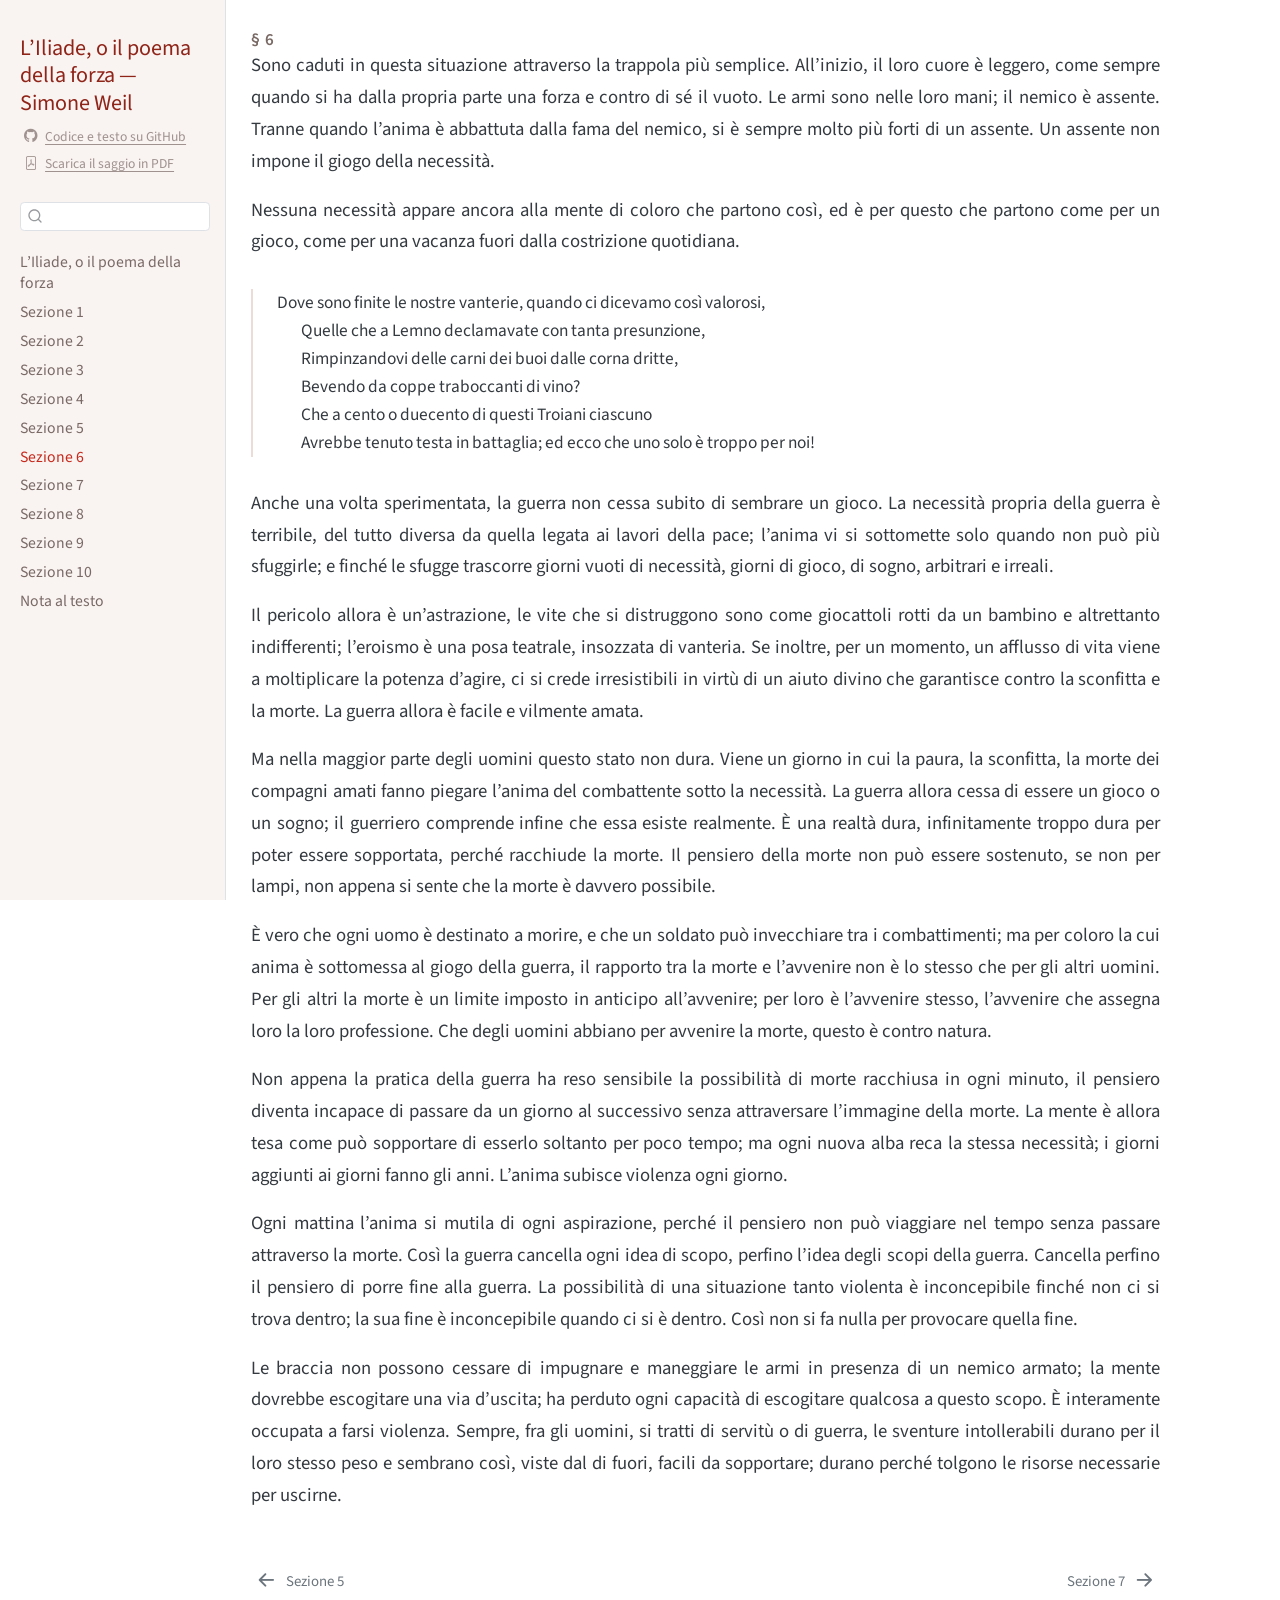
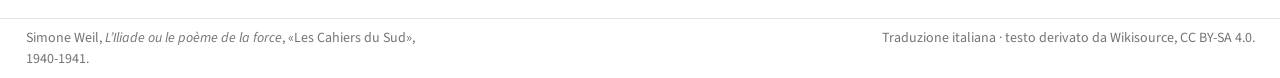
<file: docs/sezione-6.html>
<!DOCTYPE html>
<html xmlns="http://www.w3.org/1999/xhtml" lang="it-IT" xml:lang="it-IT"><head>

<meta charset="utf-8">
<meta name="generator" content="quarto-1.7.32">

<meta name="viewport" content="width=device-width, initial-scale=1.0, user-scalable=yes">

<meta name="description" content="Sezione 6 di 10 di «L’Iliade, o il poema della forza» di Simone Weil («L’Iliade ou le poème de la force», 1940-1941). Testo integrale della sezione nella traduzione italiana.">

<title>Sezione 6 – L’Iliade, o il poema della forza</title>
<style>
code{white-space: pre-wrap;}
span.smallcaps{font-variant: small-caps;}
div.columns{display: flex; gap: min(4vw, 1.5em);}
div.column{flex: auto; overflow-x: auto;}
div.hanging-indent{margin-left: 1.5em; text-indent: -1.5em;}
ul.task-list{list-style: none;}
ul.task-list li input[type="checkbox"] {
  width: 0.8em;
  margin: 0 0.8em 0.2em -1em; /* quarto-specific, see https://github.com/quarto-dev/quarto-cli/issues/4556 */ 
  vertical-align: middle;
}
</style>


<script src="site_libs/quarto-nav/quarto-nav.js"></script>
<script src="site_libs/quarto-nav/headroom.min.js"></script>
<script src="site_libs/clipboard/clipboard.min.js"></script>
<script src="site_libs/quarto-search/autocomplete.umd.js"></script>
<script src="site_libs/quarto-search/fuse.min.js"></script>
<script src="site_libs/quarto-search/quarto-search.js"></script>
<meta name="quarto:offset" content="./">
<link href="./sezione-7.html" rel="next">
<link href="./sezione-5.html" rel="prev">
<script src="site_libs/quarto-html/quarto.js" type="module"></script>
<script src="site_libs/quarto-html/tabsets/tabsets.js" type="module"></script>
<script src="site_libs/quarto-html/popper.min.js"></script>
<script src="site_libs/quarto-html/tippy.umd.min.js"></script>
<script src="site_libs/quarto-html/anchor.min.js"></script>
<link href="site_libs/quarto-html/tippy.css" rel="stylesheet">
<link href="site_libs/quarto-html/quarto-syntax-highlighting-37eea08aefeeee20ff55810ff984fec1.css" rel="stylesheet" id="quarto-text-highlighting-styles">
<script src="site_libs/bootstrap/bootstrap.min.js"></script>
<link href="site_libs/bootstrap/bootstrap-icons.css" rel="stylesheet">
<link href="site_libs/bootstrap/bootstrap-980a66be0ea9e26c27617880608fbcd1.min.css" rel="stylesheet" append-hash="true" id="quarto-bootstrap" data-mode="light">
<script id="quarto-search-options" type="application/json">{
  "location": "sidebar",
  "copy-button": false,
  "collapse-after": 3,
  "panel-placement": "start",
  "type": "textbox",
  "limit": 50,
  "keyboard-shortcut": [
    "f",
    "/",
    "s"
  ],
  "show-item-context": false,
  "language": {
    "search-no-results-text": "Nessun risultato",
    "search-matching-documents-text": "documenti trovati",
    "search-copy-link-title": "Copiare il link nella ricerca",
    "search-hide-matches-text": "Nascondere i risultati aggiuntivi",
    "search-more-match-text": "ci sono altri risultati in questo documento",
    "search-more-matches-text": "ulteriori risultati in questo documento",
    "search-clear-button-title": "Pulire",
    "search-text-placeholder": "",
    "search-detached-cancel-button-title": "Cancellare",
    "search-submit-button-title": "Inviare",
    "search-label": "Ricerca"
  }
}</script>
<script type="application/ld+json">
{
  "@context": "https://schema.org",
  "@type": "CreativeWork",
  "name": "L’Iliade, o il poema della forza",
  "alternateName": "L’Iliade ou le poème de la force",
  "author": { "@type": "Person", "name": "Simone Weil" },
  "translator": "GPT-5.6 Sol; Claude Opus 5.0",
  "inLanguage": "it",
  "datePublished": "1940",
  "isBasedOn": "https://fr.wikisource.org/wiki/La_Source_grecque/01/L%E2%80%99Iliade,_ou_le_po%C3%A8me_de_la_force",
  "license": "https://creativecommons.org/licenses/by-sa/4.0/",
  "url": "https://enricotoffalini.github.io/Weil-Iliade-Poema-Forza/",
  "description": "Nuova traduzione italiana integrale del saggio di Simone Weil, condotta sul testo francese di Wikisource."
}
</script>
<!-- Statistiche di visita. Il contatore `weil` è condiviso, di
     proposito, con l'altro sito dedicato a Simone Weil: i due
     progetti si contano insieme. -->
<script data-goatcounter="https://weil.goatcounter.com/count" async="" src="//gc.zgo.at/count.js"></script>


<link rel="stylesheet" href="styles.css">
<meta property="og:title" content="Sezione 6">
<meta property="og:description" content="Nuova traduzione italiana integrale di «L’Iliade ou le poème de la force», il saggio che Simone Weil pubblicò nei «Cahiers du Sud» fra il dicembre 1940 e il gennaio 1941: l’Iliade letta come il poema in cui la forza, quella che uccide e quella che fa di un uomo una cosa, è il vero protagonista.">
<meta property="og:image" content="https://enricotoffalini.github.io/Weil-Iliade-Poema-Forza/_immagini/cover.jpg">
<meta property="og:site_name" content="L’Iliade, o il poema della forza">
<meta name="twitter:title" content="Sezione 6">
<meta name="twitter:description" content="Nuova traduzione italiana integrale di «L’Iliade ou le poème de la force», il saggio che Simone Weil pubblicò nei «Cahiers du Sud» fra il dicembre 1940 e il gennaio 1941: l’Iliade letta come il poema in cui la forza, quella che uccide e quella che fa di un uomo una cosa, è il vero protagonista.">
<meta name="twitter:image" content="https://enricotoffalini.github.io/Weil-Iliade-Poema-Forza/_immagini/cover.jpg">
<meta name="twitter:card" content="summary">
<meta name="citation_title" content="L’Iliade, o il poema della forza">
<meta name="citation_author" content="Simone Weil">
<meta name="citation_publication_date" content="1953">
<meta name="citation_cover_date" content="1953">
<meta name="citation_year" content="1953">
<meta name="citation_fulltext_html_url" content="https://enricotoffalini.github.io/Weil-Iliade-Poema-Forza/">
<meta name="citation_language" content="it">
<meta name="citation_firstpage" content="11">
<meta name="citation_lastpage" content="42">
<meta name="citation_inbook_title" content="La Source grecque">
</head>

<body class="nav-sidebar docked pagina-sezione fullcontent quarto-light">

<div id="quarto-search-results"></div>
  <header id="quarto-header" class="headroom fixed-top">
  <nav class="quarto-secondary-nav">
    <div class="container-fluid d-flex">
      <button type="button" class="quarto-btn-toggle btn" data-bs-toggle="collapse" role="button" data-bs-target=".quarto-sidebar-collapse-item" aria-controls="quarto-sidebar" aria-expanded="false" aria-label="Attiva/disattiva la barra laterale" onclick="if (window.quartoToggleHeadroom) { window.quartoToggleHeadroom(); }">
        <i class="bi bi-layout-text-sidebar-reverse"></i>
      </button>
        <nav class="quarto-page-breadcrumbs" aria-label="breadcrumb"><ol class="breadcrumb"><li class="breadcrumb-item"><a href="./sezione-6.html"><span class="chapter-title">Sezione 6</span></a></li></ol></nav>
        <a class="flex-grow-1" role="navigation" data-bs-toggle="collapse" data-bs-target=".quarto-sidebar-collapse-item" aria-controls="quarto-sidebar" aria-expanded="false" aria-label="Attiva/disattiva la barra laterale" onclick="if (window.quartoToggleHeadroom) { window.quartoToggleHeadroom(); }">      
        </a>
      <button type="button" class="btn quarto-search-button" aria-label="Ricerca" onclick="window.quartoOpenSearch();">
        <i class="bi bi-search"></i>
      </button>
    </div>
  </nav>
</header>
<!-- content -->
<div id="quarto-content" class="quarto-container page-columns page-rows-contents page-layout-article">
<!-- sidebar -->
  <nav id="quarto-sidebar" class="sidebar collapse collapse-horizontal quarto-sidebar-collapse-item sidebar-navigation docked overflow-auto">
    <div class="pt-lg-2 mt-2 text-left sidebar-header">
    <div class="sidebar-title mb-0 py-0">
      <a href="./">L’Iliade, o il poema della forza — Simone Weil</a> 
        <div class="sidebar-tools-main">
    <a href="https://github.com/EnricoToffalini/Weil-Iliade-Poema-Forza" title="Codice e testo su GitHub" class="quarto-navigation-tool px-1" aria-label="Codice e testo su GitHub"><i class="bi bi-github"></i></a>
    <a href="./iliade-poema-forza.pdf" title="Scarica PDF" class="quarto-navigation-tool px-1" aria-label="Scarica PDF"><i class="bi bi-file-pdf"></i></a>
</div>
    </div>
      </div>
        <div class="mt-2 flex-shrink-0 align-items-center">
        <div class="sidebar-search">
        <div id="quarto-search" class="" title="Ricerca"></div>
        </div>
        </div>
    <div class="sidebar-menu-container"> 
    <ul class="list-unstyled mt-1">
        <li class="sidebar-item">
  <div class="sidebar-item-container"> 
  <a href="./index.html" class="sidebar-item-text sidebar-link"><span class="chapter-title">L’Iliade, o il poema della forza</span></a>
  </div>
</li>
        <li class="sidebar-item">
  <div class="sidebar-item-container"> 
  <a href="./sezione-1.html" class="sidebar-item-text sidebar-link"><span class="chapter-title">Sezione 1</span></a>
  </div>
</li>
        <li class="sidebar-item">
  <div class="sidebar-item-container"> 
  <a href="./sezione-2.html" class="sidebar-item-text sidebar-link"><span class="chapter-title">Sezione 2</span></a>
  </div>
</li>
        <li class="sidebar-item">
  <div class="sidebar-item-container"> 
  <a href="./sezione-3.html" class="sidebar-item-text sidebar-link"><span class="chapter-title">Sezione 3</span></a>
  </div>
</li>
        <li class="sidebar-item">
  <div class="sidebar-item-container"> 
  <a href="./sezione-4.html" class="sidebar-item-text sidebar-link"><span class="chapter-title">Sezione 4</span></a>
  </div>
</li>
        <li class="sidebar-item">
  <div class="sidebar-item-container"> 
  <a href="./sezione-5.html" class="sidebar-item-text sidebar-link"><span class="chapter-title">Sezione 5</span></a>
  </div>
</li>
        <li class="sidebar-item">
  <div class="sidebar-item-container"> 
  <a href="./sezione-6.html" class="sidebar-item-text sidebar-link active"><span class="chapter-title">Sezione 6</span></a>
  </div>
</li>
        <li class="sidebar-item">
  <div class="sidebar-item-container"> 
  <a href="./sezione-7.html" class="sidebar-item-text sidebar-link"><span class="chapter-title">Sezione 7</span></a>
  </div>
</li>
        <li class="sidebar-item">
  <div class="sidebar-item-container"> 
  <a href="./sezione-8.html" class="sidebar-item-text sidebar-link"><span class="chapter-title">Sezione 8</span></a>
  </div>
</li>
        <li class="sidebar-item">
  <div class="sidebar-item-container"> 
  <a href="./sezione-9.html" class="sidebar-item-text sidebar-link"><span class="chapter-title">Sezione 9</span></a>
  </div>
</li>
        <li class="sidebar-item">
  <div class="sidebar-item-container"> 
  <a href="./sezione-10.html" class="sidebar-item-text sidebar-link"><span class="chapter-title">Sezione 10</span></a>
  </div>
</li>
        <li class="sidebar-item">
  <div class="sidebar-item-container"> 
  <a href="./nota-al-testo.html" class="sidebar-item-text sidebar-link"><span class="chapter-title">Nota al testo</span></a>
  </div>
</li>
    </ul>
    </div>
</nav>
<div id="quarto-sidebar-glass" class="quarto-sidebar-collapse-item" data-bs-toggle="collapse" data-bs-target=".quarto-sidebar-collapse-item"></div>
<!-- margin-sidebar -->
    
<!-- main -->
<main class="content" id="quarto-document-content">

<header id="title-block-header" class="quarto-title-block default">
<div class="quarto-title">
<h1 class="title"><span class="chapter-title">§ 6</span></h1>
</div>



<div class="quarto-title-meta">

    
  
    
  </div>
  


</header>


<!-- Pagina generata da scripts/build_site.py a partire da
     corpus/it/iliade-poema-forza.md e da site/sezioni.yml.
     Non modificare a mano: le correzioni vanno fatte nel corpus. -->
<p>Sono caduti in questa situazione attraverso la trappola più semplice. All’inizio, il loro cuore è leggero, come sempre quando si ha dalla propria parte una forza e contro di sé il vuoto. Le armi sono nelle loro mani; il nemico è assente. Tranne quando l’anima è abbattuta dalla fama del nemico, si è sempre molto più forti di un assente. Un assente non impone il giogo della necessità.</p>
<p>Nessuna necessità appare ancora alla mente di coloro che partono così, ed è per questo che partono come per un gioco, come per una vacanza fuori dalla costrizione quotidiana.</p>
<blockquote class="blockquote">
<p>Dove sono finite le nostre vanterie, quando ci dicevamo così valorosi,<br>
Quelle che a Lemno declamavate con tanta presunzione,<br>
Rimpinzandovi delle carni dei buoi dalle corna dritte,<br>
Bevendo da coppe traboccanti di vino?<br>
Che a cento o duecento di questi Troiani ciascuno<br>
Avrebbe tenuto testa in battaglia; ed ecco che uno solo è troppo per noi!</p>
</blockquote>
<p>Anche una volta sperimentata, la guerra non cessa subito di sembrare un gioco. La necessità propria della guerra è terribile, del tutto diversa da quella legata ai lavori della pace; l’anima vi si sottomette solo quando non può più sfuggirle; e finché le sfugge trascorre giorni vuoti di necessità, giorni di gioco, di sogno, arbitrari e irreali.</p>
<p>Il pericolo allora è un’astrazione, le vite che si distruggono sono come giocattoli rotti da un bambino e altrettanto indifferenti; l’eroismo è una posa teatrale, insozzata di vanteria. Se inoltre, per un momento, un afflusso di vita viene a moltiplicare la potenza d’agire, ci si crede irresistibili in virtù di un aiuto divino che garantisce contro la sconfitta e la morte. La guerra allora è facile e vilmente amata.</p>
<p>Ma nella maggior parte degli uomini questo stato non dura. Viene un giorno in cui la paura, la sconfitta, la morte dei compagni amati fanno piegare l’anima del combattente sotto la necessità. La guerra allora cessa di essere un gioco o un sogno; il guerriero comprende infine che essa esiste realmente. È una realtà dura, infinitamente troppo dura per poter essere sopportata, perché racchiude la morte. Il pensiero della morte non può essere sostenuto, se non per lampi, non appena si sente che la morte è davvero possibile.</p>
<p>È vero che ogni uomo è destinato a morire, e che un soldato può invecchiare tra i combattimenti; ma per coloro la cui anima è sottomessa al giogo della guerra, il rapporto tra la morte e l’avvenire non è lo stesso che per gli altri uomini. Per gli altri la morte è un limite imposto in anticipo all’avvenire; per loro è l’avvenire stesso, l’avvenire che assegna loro la loro professione. Che degli uomini abbiano per avvenire la morte, questo è contro natura.</p>
<p>Non appena la pratica della guerra ha reso sensibile la possibilità di morte racchiusa in ogni minuto, il pensiero diventa incapace di passare da un giorno al successivo senza attraversare l’immagine della morte. La mente è allora tesa come può sopportare di esserlo soltanto per poco tempo; ma ogni nuova alba reca la stessa necessità; i giorni aggiunti ai giorni fanno gli anni. L’anima subisce violenza ogni giorno.</p>
<p>Ogni mattina l’anima si mutila di ogni aspirazione, perché il pensiero non può viaggiare nel tempo senza passare attraverso la morte. Così la guerra cancella ogni idea di scopo, perfino l’idea degli scopi della guerra. Cancella perfino il pensiero di porre fine alla guerra. La possibilità di una situazione tanto violenta è inconcepibile finché non ci si trova dentro; la sua fine è inconcepibile quando ci si è dentro. Così non si fa nulla per provocare quella fine.</p>
<p>Le braccia non possono cessare di impugnare e maneggiare le armi in presenza di un nemico armato; la mente dovrebbe escogitare una via d’uscita; ha perduto ogni capacità di escogitare qualcosa a questo scopo. È interamente occupata a farsi violenza. Sempre, fra gli uomini, si tratti di servitù o di guerra, le sventure intollerabili durano per il loro stesso peso e sembrano così, viste dal di fuori, facili da sopportare; durano perché tolgono le risorse necessarie per uscirne.</p>



</main> <!-- /main -->
<script id="quarto-html-after-body" type="application/javascript">
  window.document.addEventListener("DOMContentLoaded", function (event) {
    const icon = "";
    const anchorJS = new window.AnchorJS();
    anchorJS.options = {
      placement: 'right',
      icon: icon
    };
    anchorJS.add('.anchored');
    const isCodeAnnotation = (el) => {
      for (const clz of el.classList) {
        if (clz.startsWith('code-annotation-')) {                     
          return true;
        }
      }
      return false;
    }
    const onCopySuccess = function(e) {
      // button target
      const button = e.trigger;
      // don't keep focus
      button.blur();
      // flash "checked"
      button.classList.add('code-copy-button-checked');
      var currentTitle = button.getAttribute("title");
      button.setAttribute("title", "Copiato!");
      let tooltip;
      if (window.bootstrap) {
        button.setAttribute("data-bs-toggle", "tooltip");
        button.setAttribute("data-bs-placement", "left");
        button.setAttribute("data-bs-title", "Copiato!");
        tooltip = new bootstrap.Tooltip(button, 
          { trigger: "manual", 
            customClass: "code-copy-button-tooltip",
            offset: [0, -8]});
        tooltip.show();    
      }
      setTimeout(function() {
        if (tooltip) {
          tooltip.hide();
          button.removeAttribute("data-bs-title");
          button.removeAttribute("data-bs-toggle");
          button.removeAttribute("data-bs-placement");
        }
        button.setAttribute("title", currentTitle);
        button.classList.remove('code-copy-button-checked');
      }, 1000);
      // clear code selection
      e.clearSelection();
    }
    const getTextToCopy = function(trigger) {
        const codeEl = trigger.previousElementSibling.cloneNode(true);
        for (const childEl of codeEl.children) {
          if (isCodeAnnotation(childEl)) {
            childEl.remove();
          }
        }
        return codeEl.innerText;
    }
    const clipboard = new window.ClipboardJS('.code-copy-button:not([data-in-quarto-modal])', {
      text: getTextToCopy
    });
    clipboard.on('success', onCopySuccess);
    if (window.document.getElementById('quarto-embedded-source-code-modal')) {
      const clipboardModal = new window.ClipboardJS('.code-copy-button[data-in-quarto-modal]', {
        text: getTextToCopy,
        container: window.document.getElementById('quarto-embedded-source-code-modal')
      });
      clipboardModal.on('success', onCopySuccess);
    }
      var localhostRegex = new RegExp(/^(?:http|https):\/\/localhost\:?[0-9]*\//);
      var mailtoRegex = new RegExp(/^mailto:/);
        var filterRegex = new RegExp("https:\/\/enricotoffalini\.github\.io\/Weil-Iliade-Poema-Forza\/");
      var isInternal = (href) => {
          return filterRegex.test(href) || localhostRegex.test(href) || mailtoRegex.test(href);
      }
      // Inspect non-navigation links and adorn them if external
     var links = window.document.querySelectorAll('a[href]:not(.nav-link):not(.navbar-brand):not(.toc-action):not(.sidebar-link):not(.sidebar-item-toggle):not(.pagination-link):not(.no-external):not([aria-hidden]):not(.dropdown-item):not(.quarto-navigation-tool):not(.about-link)');
      for (var i=0; i<links.length; i++) {
        const link = links[i];
        if (!isInternal(link.href)) {
          // undo the damage that might have been done by quarto-nav.js in the case of
          // links that we want to consider external
          if (link.dataset.originalHref !== undefined) {
            link.href = link.dataset.originalHref;
          }
            // target, if specified
            link.setAttribute("target", "_blank");
            if (link.getAttribute("rel") === null) {
              link.setAttribute("rel", "noopener");
            }
        }
      }
    function tippyHover(el, contentFn, onTriggerFn, onUntriggerFn) {
      const config = {
        allowHTML: true,
        maxWidth: 500,
        delay: 100,
        arrow: false,
        appendTo: function(el) {
            return el.parentElement;
        },
        interactive: true,
        interactiveBorder: 10,
        theme: 'quarto',
        placement: 'bottom-start',
      };
      if (contentFn) {
        config.content = contentFn;
      }
      if (onTriggerFn) {
        config.onTrigger = onTriggerFn;
      }
      if (onUntriggerFn) {
        config.onUntrigger = onUntriggerFn;
      }
      window.tippy(el, config); 
    }
    const noterefs = window.document.querySelectorAll('a[role="doc-noteref"]');
    for (var i=0; i<noterefs.length; i++) {
      const ref = noterefs[i];
      tippyHover(ref, function() {
        // use id or data attribute instead here
        let href = ref.getAttribute('data-footnote-href') || ref.getAttribute('href');
        try { href = new URL(href).hash; } catch {}
        const id = href.replace(/^#\/?/, "");
        const note = window.document.getElementById(id);
        if (note) {
          return note.innerHTML;
        } else {
          return "";
        }
      });
    }
    const xrefs = window.document.querySelectorAll('a.quarto-xref');
    const processXRef = (id, note) => {
      // Strip column container classes
      const stripColumnClz = (el) => {
        el.classList.remove("page-full", "page-columns");
        if (el.children) {
          for (const child of el.children) {
            stripColumnClz(child);
          }
        }
      }
      stripColumnClz(note)
      if (id === null || id.startsWith('sec-')) {
        // Special case sections, only their first couple elements
        const container = document.createElement("div");
        if (note.children && note.children.length > 2) {
          container.appendChild(note.children[0].cloneNode(true));
          for (let i = 1; i < note.children.length; i++) {
            const child = note.children[i];
            if (child.tagName === "P" && child.innerText === "") {
              continue;
            } else {
              container.appendChild(child.cloneNode(true));
              break;
            }
          }
          if (window.Quarto?.typesetMath) {
            window.Quarto.typesetMath(container);
          }
          return container.innerHTML
        } else {
          if (window.Quarto?.typesetMath) {
            window.Quarto.typesetMath(note);
          }
          return note.innerHTML;
        }
      } else {
        // Remove any anchor links if they are present
        const anchorLink = note.querySelector('a.anchorjs-link');
        if (anchorLink) {
          anchorLink.remove();
        }
        if (window.Quarto?.typesetMath) {
          window.Quarto.typesetMath(note);
        }
        if (note.classList.contains("callout")) {
          return note.outerHTML;
        } else {
          return note.innerHTML;
        }
      }
    }
    for (var i=0; i<xrefs.length; i++) {
      const xref = xrefs[i];
      tippyHover(xref, undefined, function(instance) {
        instance.disable();
        let url = xref.getAttribute('href');
        let hash = undefined; 
        if (url.startsWith('#')) {
          hash = url;
        } else {
          try { hash = new URL(url).hash; } catch {}
        }
        if (hash) {
          const id = hash.replace(/^#\/?/, "");
          const note = window.document.getElementById(id);
          if (note !== null) {
            try {
              const html = processXRef(id, note.cloneNode(true));
              instance.setContent(html);
            } finally {
              instance.enable();
              instance.show();
            }
          } else {
            // See if we can fetch this
            fetch(url.split('#')[0])
            .then(res => res.text())
            .then(html => {
              const parser = new DOMParser();
              const htmlDoc = parser.parseFromString(html, "text/html");
              const note = htmlDoc.getElementById(id);
              if (note !== null) {
                const html = processXRef(id, note);
                instance.setContent(html);
              } 
            }).finally(() => {
              instance.enable();
              instance.show();
            });
          }
        } else {
          // See if we can fetch a full url (with no hash to target)
          // This is a special case and we should probably do some content thinning / targeting
          fetch(url)
          .then(res => res.text())
          .then(html => {
            const parser = new DOMParser();
            const htmlDoc = parser.parseFromString(html, "text/html");
            const note = htmlDoc.querySelector('main.content');
            if (note !== null) {
              // This should only happen for chapter cross references
              // (since there is no id in the URL)
              // remove the first header
              if (note.children.length > 0 && note.children[0].tagName === "HEADER") {
                note.children[0].remove();
              }
              const html = processXRef(null, note);
              instance.setContent(html);
            } 
          }).finally(() => {
            instance.enable();
            instance.show();
          });
        }
      }, function(instance) {
      });
    }
        let selectedAnnoteEl;
        const selectorForAnnotation = ( cell, annotation) => {
          let cellAttr = 'data-code-cell="' + cell + '"';
          let lineAttr = 'data-code-annotation="' +  annotation + '"';
          const selector = 'span[' + cellAttr + '][' + lineAttr + ']';
          return selector;
        }
        const selectCodeLines = (annoteEl) => {
          const doc = window.document;
          const targetCell = annoteEl.getAttribute("data-target-cell");
          const targetAnnotation = annoteEl.getAttribute("data-target-annotation");
          const annoteSpan = window.document.querySelector(selectorForAnnotation(targetCell, targetAnnotation));
          const lines = annoteSpan.getAttribute("data-code-lines").split(",");
          const lineIds = lines.map((line) => {
            return targetCell + "-" + line;
          })
          let top = null;
          let height = null;
          let parent = null;
          if (lineIds.length > 0) {
              //compute the position of the single el (top and bottom and make a div)
              const el = window.document.getElementById(lineIds[0]);
              top = el.offsetTop;
              height = el.offsetHeight;
              parent = el.parentElement.parentElement;
            if (lineIds.length > 1) {
              const lastEl = window.document.getElementById(lineIds[lineIds.length - 1]);
              const bottom = lastEl.offsetTop + lastEl.offsetHeight;
              height = bottom - top;
            }
            if (top !== null && height !== null && parent !== null) {
              // cook up a div (if necessary) and position it 
              let div = window.document.getElementById("code-annotation-line-highlight");
              if (div === null) {
                div = window.document.createElement("div");
                div.setAttribute("id", "code-annotation-line-highlight");
                div.style.position = 'absolute';
                parent.appendChild(div);
              }
              div.style.top = top - 2 + "px";
              div.style.height = height + 4 + "px";
              div.style.left = 0;
              let gutterDiv = window.document.getElementById("code-annotation-line-highlight-gutter");
              if (gutterDiv === null) {
                gutterDiv = window.document.createElement("div");
                gutterDiv.setAttribute("id", "code-annotation-line-highlight-gutter");
                gutterDiv.style.position = 'absolute';
                const codeCell = window.document.getElementById(targetCell);
                const gutter = codeCell.querySelector('.code-annotation-gutter');
                gutter.appendChild(gutterDiv);
              }
              gutterDiv.style.top = top - 2 + "px";
              gutterDiv.style.height = height + 4 + "px";
            }
            selectedAnnoteEl = annoteEl;
          }
        };
        const unselectCodeLines = () => {
          const elementsIds = ["code-annotation-line-highlight", "code-annotation-line-highlight-gutter"];
          elementsIds.forEach((elId) => {
            const div = window.document.getElementById(elId);
            if (div) {
              div.remove();
            }
          });
          selectedAnnoteEl = undefined;
        };
          // Handle positioning of the toggle
      window.addEventListener(
        "resize",
        throttle(() => {
          elRect = undefined;
          if (selectedAnnoteEl) {
            selectCodeLines(selectedAnnoteEl);
          }
        }, 10)
      );
      function throttle(fn, ms) {
      let throttle = false;
      let timer;
        return (...args) => {
          if(!throttle) { // first call gets through
              fn.apply(this, args);
              throttle = true;
          } else { // all the others get throttled
              if(timer) clearTimeout(timer); // cancel #2
              timer = setTimeout(() => {
                fn.apply(this, args);
                timer = throttle = false;
              }, ms);
          }
        };
      }
        // Attach click handler to the DT
        const annoteDls = window.document.querySelectorAll('dt[data-target-cell]');
        for (const annoteDlNode of annoteDls) {
          annoteDlNode.addEventListener('click', (event) => {
            const clickedEl = event.target;
            if (clickedEl !== selectedAnnoteEl) {
              unselectCodeLines();
              const activeEl = window.document.querySelector('dt[data-target-cell].code-annotation-active');
              if (activeEl) {
                activeEl.classList.remove('code-annotation-active');
              }
              selectCodeLines(clickedEl);
              clickedEl.classList.add('code-annotation-active');
            } else {
              // Unselect the line
              unselectCodeLines();
              clickedEl.classList.remove('code-annotation-active');
            }
          });
        }
    const findCites = (el) => {
      const parentEl = el.parentElement;
      if (parentEl) {
        const cites = parentEl.dataset.cites;
        if (cites) {
          return {
            el,
            cites: cites.split(' ')
          };
        } else {
          return findCites(el.parentElement)
        }
      } else {
        return undefined;
      }
    };
    var bibliorefs = window.document.querySelectorAll('a[role="doc-biblioref"]');
    for (var i=0; i<bibliorefs.length; i++) {
      const ref = bibliorefs[i];
      const citeInfo = findCites(ref);
      if (citeInfo) {
        tippyHover(citeInfo.el, function() {
          var popup = window.document.createElement('div');
          citeInfo.cites.forEach(function(cite) {
            var citeDiv = window.document.createElement('div');
            citeDiv.classList.add('hanging-indent');
            citeDiv.classList.add('csl-entry');
            var biblioDiv = window.document.getElementById('ref-' + cite);
            if (biblioDiv) {
              citeDiv.innerHTML = biblioDiv.innerHTML;
            }
            popup.appendChild(citeDiv);
          });
          return popup.innerHTML;
        });
      }
    }
  });
  </script>
<nav class="page-navigation">
  <div class="nav-page nav-page-previous">
      <a href="./sezione-5.html" class="pagination-link" aria-label="Sezione 5">
        <i class="bi bi-arrow-left-short"></i> <span class="nav-page-text"><span class="chapter-title">Sezione 5</span></span>
      </a>          
  </div>
  <div class="nav-page nav-page-next">
      <a href="./sezione-7.html" class="pagination-link" aria-label="Sezione 7">
        <span class="nav-page-text"><span class="chapter-title">Sezione 7</span></span> <i class="bi bi-arrow-right-short"></i>
      </a>
  </div>
</nav>
</div> <!-- /content -->
<footer class="footer">
  <div class="nav-footer">
    <div class="nav-footer-left">
<p>Simone Weil, <em>L’Iliade ou le poème de la force</em>, «Les Cahiers du Sud», 1940-1941.</p>
</div>   
    <div class="nav-footer-center">
      &nbsp;
    </div>
    <div class="nav-footer-right">
<p>Traduzione italiana · testo derivato da Wikisource, CC BY-SA 4.0.</p>
</div>
  </div>
</footer>




</body></html>
</file>
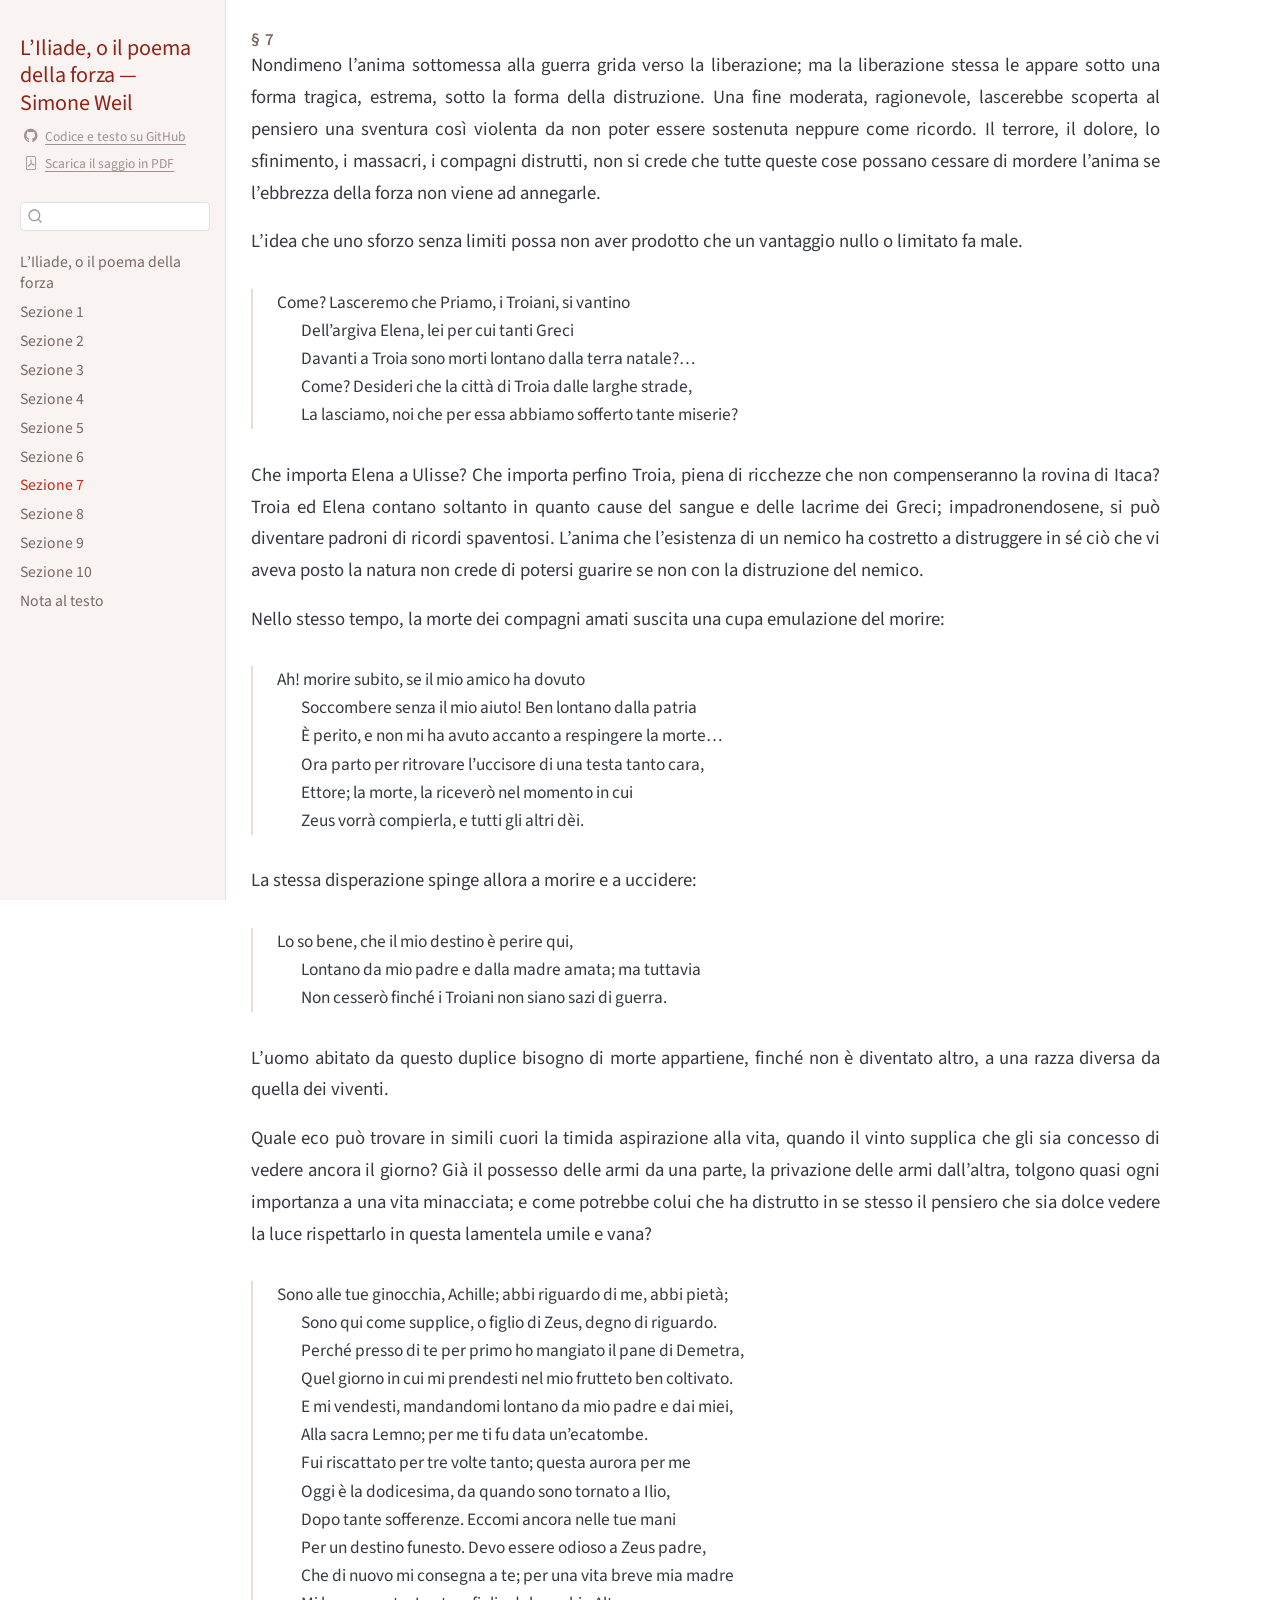
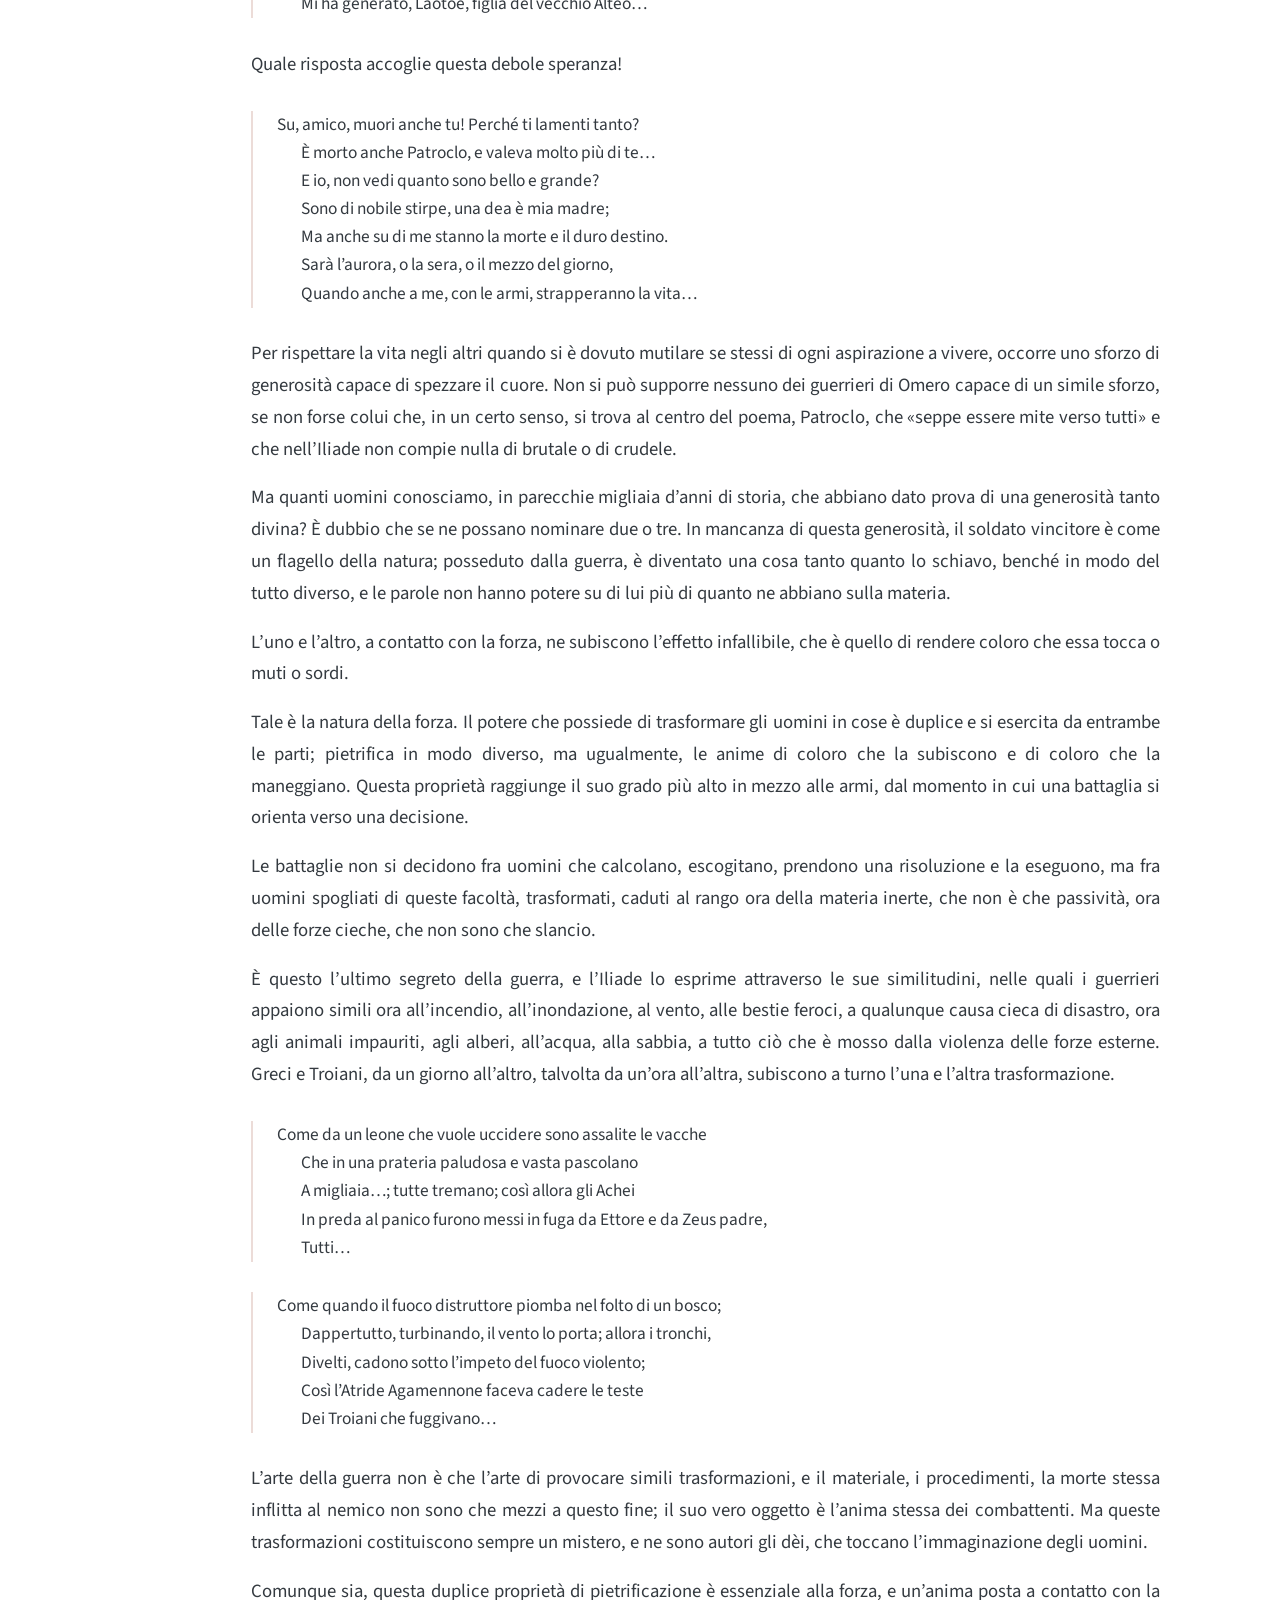
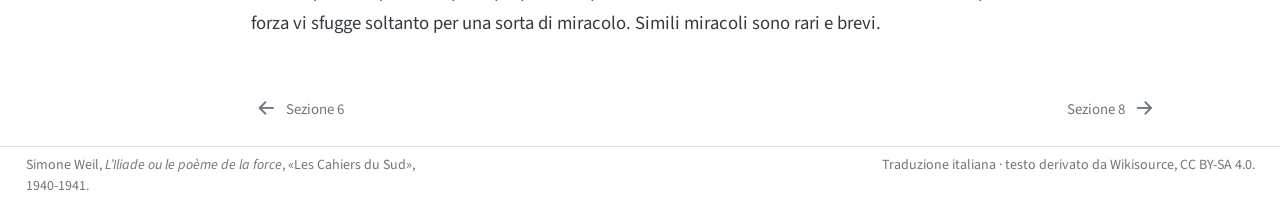
<file: docs/sezione-7.html>
<!DOCTYPE html>
<html xmlns="http://www.w3.org/1999/xhtml" lang="it-IT" xml:lang="it-IT"><head>

<meta charset="utf-8">
<meta name="generator" content="quarto-1.7.32">

<meta name="viewport" content="width=device-width, initial-scale=1.0, user-scalable=yes">

<meta name="description" content="Sezione 7 di 10 di «L’Iliade, o il poema della forza» di Simone Weil («L’Iliade ou le poème de la force», 1940-1941). Testo integrale della sezione nella traduzione italiana.">

<title>Sezione 7 – L’Iliade, o il poema della forza</title>
<style>
code{white-space: pre-wrap;}
span.smallcaps{font-variant: small-caps;}
div.columns{display: flex; gap: min(4vw, 1.5em);}
div.column{flex: auto; overflow-x: auto;}
div.hanging-indent{margin-left: 1.5em; text-indent: -1.5em;}
ul.task-list{list-style: none;}
ul.task-list li input[type="checkbox"] {
  width: 0.8em;
  margin: 0 0.8em 0.2em -1em; /* quarto-specific, see https://github.com/quarto-dev/quarto-cli/issues/4556 */ 
  vertical-align: middle;
}
</style>


<script src="site_libs/quarto-nav/quarto-nav.js"></script>
<script src="site_libs/quarto-nav/headroom.min.js"></script>
<script src="site_libs/clipboard/clipboard.min.js"></script>
<script src="site_libs/quarto-search/autocomplete.umd.js"></script>
<script src="site_libs/quarto-search/fuse.min.js"></script>
<script src="site_libs/quarto-search/quarto-search.js"></script>
<meta name="quarto:offset" content="./">
<link href="./sezione-8.html" rel="next">
<link href="./sezione-6.html" rel="prev">
<script src="site_libs/quarto-html/quarto.js" type="module"></script>
<script src="site_libs/quarto-html/tabsets/tabsets.js" type="module"></script>
<script src="site_libs/quarto-html/popper.min.js"></script>
<script src="site_libs/quarto-html/tippy.umd.min.js"></script>
<script src="site_libs/quarto-html/anchor.min.js"></script>
<link href="site_libs/quarto-html/tippy.css" rel="stylesheet">
<link href="site_libs/quarto-html/quarto-syntax-highlighting-37eea08aefeeee20ff55810ff984fec1.css" rel="stylesheet" id="quarto-text-highlighting-styles">
<script src="site_libs/bootstrap/bootstrap.min.js"></script>
<link href="site_libs/bootstrap/bootstrap-icons.css" rel="stylesheet">
<link href="site_libs/bootstrap/bootstrap-980a66be0ea9e26c27617880608fbcd1.min.css" rel="stylesheet" append-hash="true" id="quarto-bootstrap" data-mode="light">
<script id="quarto-search-options" type="application/json">{
  "location": "sidebar",
  "copy-button": false,
  "collapse-after": 3,
  "panel-placement": "start",
  "type": "textbox",
  "limit": 50,
  "keyboard-shortcut": [
    "f",
    "/",
    "s"
  ],
  "show-item-context": false,
  "language": {
    "search-no-results-text": "Nessun risultato",
    "search-matching-documents-text": "documenti trovati",
    "search-copy-link-title": "Copiare il link nella ricerca",
    "search-hide-matches-text": "Nascondere i risultati aggiuntivi",
    "search-more-match-text": "ci sono altri risultati in questo documento",
    "search-more-matches-text": "ulteriori risultati in questo documento",
    "search-clear-button-title": "Pulire",
    "search-text-placeholder": "",
    "search-detached-cancel-button-title": "Cancellare",
    "search-submit-button-title": "Inviare",
    "search-label": "Ricerca"
  }
}</script>
<script type="application/ld+json">
{
  "@context": "https://schema.org",
  "@type": "CreativeWork",
  "name": "L’Iliade, o il poema della forza",
  "alternateName": "L’Iliade ou le poème de la force",
  "author": { "@type": "Person", "name": "Simone Weil" },
  "translator": "GPT-5.6 Sol; Claude Opus 5.0",
  "inLanguage": "it",
  "datePublished": "1940",
  "isBasedOn": "https://fr.wikisource.org/wiki/La_Source_grecque/01/L%E2%80%99Iliade,_ou_le_po%C3%A8me_de_la_force",
  "license": "https://creativecommons.org/licenses/by-sa/4.0/",
  "url": "https://enricotoffalini.github.io/Weil-Iliade-Poema-Forza/",
  "description": "Nuova traduzione italiana integrale del saggio di Simone Weil, condotta sul testo francese di Wikisource."
}
</script>
<!-- Statistiche di visita. Il contatore `weil` è condiviso, di
     proposito, con l'altro sito dedicato a Simone Weil: i due
     progetti si contano insieme. -->
<script data-goatcounter="https://weil.goatcounter.com/count" async="" src="//gc.zgo.at/count.js"></script>


<link rel="stylesheet" href="styles.css">
<meta property="og:title" content="Sezione 7">
<meta property="og:description" content="Nuova traduzione italiana integrale di «L’Iliade ou le poème de la force», il saggio che Simone Weil pubblicò nei «Cahiers du Sud» fra il dicembre 1940 e il gennaio 1941: l’Iliade letta come il poema in cui la forza, quella che uccide e quella che fa di un uomo una cosa, è il vero protagonista.">
<meta property="og:image" content="https://enricotoffalini.github.io/Weil-Iliade-Poema-Forza/_immagini/cover.jpg">
<meta property="og:site_name" content="L’Iliade, o il poema della forza">
<meta name="twitter:title" content="Sezione 7">
<meta name="twitter:description" content="Nuova traduzione italiana integrale di «L’Iliade ou le poème de la force», il saggio che Simone Weil pubblicò nei «Cahiers du Sud» fra il dicembre 1940 e il gennaio 1941: l’Iliade letta come il poema in cui la forza, quella che uccide e quella che fa di un uomo una cosa, è il vero protagonista.">
<meta name="twitter:image" content="https://enricotoffalini.github.io/Weil-Iliade-Poema-Forza/_immagini/cover.jpg">
<meta name="twitter:card" content="summary">
<meta name="citation_title" content="L’Iliade, o il poema della forza">
<meta name="citation_author" content="Simone Weil">
<meta name="citation_publication_date" content="1953">
<meta name="citation_cover_date" content="1953">
<meta name="citation_year" content="1953">
<meta name="citation_fulltext_html_url" content="https://enricotoffalini.github.io/Weil-Iliade-Poema-Forza/">
<meta name="citation_language" content="it">
<meta name="citation_firstpage" content="11">
<meta name="citation_lastpage" content="42">
<meta name="citation_inbook_title" content="La Source grecque">
</head>

<body class="nav-sidebar docked pagina-sezione fullcontent quarto-light">

<div id="quarto-search-results"></div>
  <header id="quarto-header" class="headroom fixed-top">
  <nav class="quarto-secondary-nav">
    <div class="container-fluid d-flex">
      <button type="button" class="quarto-btn-toggle btn" data-bs-toggle="collapse" role="button" data-bs-target=".quarto-sidebar-collapse-item" aria-controls="quarto-sidebar" aria-expanded="false" aria-label="Attiva/disattiva la barra laterale" onclick="if (window.quartoToggleHeadroom) { window.quartoToggleHeadroom(); }">
        <i class="bi bi-layout-text-sidebar-reverse"></i>
      </button>
        <nav class="quarto-page-breadcrumbs" aria-label="breadcrumb"><ol class="breadcrumb"><li class="breadcrumb-item"><a href="./sezione-7.html"><span class="chapter-title">Sezione 7</span></a></li></ol></nav>
        <a class="flex-grow-1" role="navigation" data-bs-toggle="collapse" data-bs-target=".quarto-sidebar-collapse-item" aria-controls="quarto-sidebar" aria-expanded="false" aria-label="Attiva/disattiva la barra laterale" onclick="if (window.quartoToggleHeadroom) { window.quartoToggleHeadroom(); }">      
        </a>
      <button type="button" class="btn quarto-search-button" aria-label="Ricerca" onclick="window.quartoOpenSearch();">
        <i class="bi bi-search"></i>
      </button>
    </div>
  </nav>
</header>
<!-- content -->
<div id="quarto-content" class="quarto-container page-columns page-rows-contents page-layout-article">
<!-- sidebar -->
  <nav id="quarto-sidebar" class="sidebar collapse collapse-horizontal quarto-sidebar-collapse-item sidebar-navigation docked overflow-auto">
    <div class="pt-lg-2 mt-2 text-left sidebar-header">
    <div class="sidebar-title mb-0 py-0">
      <a href="./">L’Iliade, o il poema della forza — Simone Weil</a> 
        <div class="sidebar-tools-main">
    <a href="https://github.com/EnricoToffalini/Weil-Iliade-Poema-Forza" title="Codice e testo su GitHub" class="quarto-navigation-tool px-1" aria-label="Codice e testo su GitHub"><i class="bi bi-github"></i></a>
    <a href="./iliade-poema-forza.pdf" title="Scarica PDF" class="quarto-navigation-tool px-1" aria-label="Scarica PDF"><i class="bi bi-file-pdf"></i></a>
</div>
    </div>
      </div>
        <div class="mt-2 flex-shrink-0 align-items-center">
        <div class="sidebar-search">
        <div id="quarto-search" class="" title="Ricerca"></div>
        </div>
        </div>
    <div class="sidebar-menu-container"> 
    <ul class="list-unstyled mt-1">
        <li class="sidebar-item">
  <div class="sidebar-item-container"> 
  <a href="./index.html" class="sidebar-item-text sidebar-link"><span class="chapter-title">L’Iliade, o il poema della forza</span></a>
  </div>
</li>
        <li class="sidebar-item">
  <div class="sidebar-item-container"> 
  <a href="./sezione-1.html" class="sidebar-item-text sidebar-link"><span class="chapter-title">Sezione 1</span></a>
  </div>
</li>
        <li class="sidebar-item">
  <div class="sidebar-item-container"> 
  <a href="./sezione-2.html" class="sidebar-item-text sidebar-link"><span class="chapter-title">Sezione 2</span></a>
  </div>
</li>
        <li class="sidebar-item">
  <div class="sidebar-item-container"> 
  <a href="./sezione-3.html" class="sidebar-item-text sidebar-link"><span class="chapter-title">Sezione 3</span></a>
  </div>
</li>
        <li class="sidebar-item">
  <div class="sidebar-item-container"> 
  <a href="./sezione-4.html" class="sidebar-item-text sidebar-link"><span class="chapter-title">Sezione 4</span></a>
  </div>
</li>
        <li class="sidebar-item">
  <div class="sidebar-item-container"> 
  <a href="./sezione-5.html" class="sidebar-item-text sidebar-link"><span class="chapter-title">Sezione 5</span></a>
  </div>
</li>
        <li class="sidebar-item">
  <div class="sidebar-item-container"> 
  <a href="./sezione-6.html" class="sidebar-item-text sidebar-link"><span class="chapter-title">Sezione 6</span></a>
  </div>
</li>
        <li class="sidebar-item">
  <div class="sidebar-item-container"> 
  <a href="./sezione-7.html" class="sidebar-item-text sidebar-link active"><span class="chapter-title">Sezione 7</span></a>
  </div>
</li>
        <li class="sidebar-item">
  <div class="sidebar-item-container"> 
  <a href="./sezione-8.html" class="sidebar-item-text sidebar-link"><span class="chapter-title">Sezione 8</span></a>
  </div>
</li>
        <li class="sidebar-item">
  <div class="sidebar-item-container"> 
  <a href="./sezione-9.html" class="sidebar-item-text sidebar-link"><span class="chapter-title">Sezione 9</span></a>
  </div>
</li>
        <li class="sidebar-item">
  <div class="sidebar-item-container"> 
  <a href="./sezione-10.html" class="sidebar-item-text sidebar-link"><span class="chapter-title">Sezione 10</span></a>
  </div>
</li>
        <li class="sidebar-item">
  <div class="sidebar-item-container"> 
  <a href="./nota-al-testo.html" class="sidebar-item-text sidebar-link"><span class="chapter-title">Nota al testo</span></a>
  </div>
</li>
    </ul>
    </div>
</nav>
<div id="quarto-sidebar-glass" class="quarto-sidebar-collapse-item" data-bs-toggle="collapse" data-bs-target=".quarto-sidebar-collapse-item"></div>
<!-- margin-sidebar -->
    
<!-- main -->
<main class="content" id="quarto-document-content">

<header id="title-block-header" class="quarto-title-block default">
<div class="quarto-title">
<h1 class="title"><span class="chapter-title">§ 7</span></h1>
</div>



<div class="quarto-title-meta">

    
  
    
  </div>
  


</header>


<!-- Pagina generata da scripts/build_site.py a partire da
     corpus/it/iliade-poema-forza.md e da site/sezioni.yml.
     Non modificare a mano: le correzioni vanno fatte nel corpus. -->
<p>Nondimeno l’anima sottomessa alla guerra grida verso la liberazione; ma la liberazione stessa le appare sotto una forma tragica, estrema, sotto la forma della distruzione. Una fine moderata, ragionevole, lascerebbe scoperta al pensiero una sventura così violenta da non poter essere sostenuta neppure come ricordo. Il terrore, il dolore, lo sfinimento, i massacri, i compagni distrutti, non si crede che tutte queste cose possano cessare di mordere l’anima se l’ebbrezza della forza non viene ad annegarle.</p>
<p>L’idea che uno sforzo senza limiti possa non aver prodotto che un vantaggio nullo o limitato fa male.</p>
<blockquote class="blockquote">
<p>Come? Lasceremo che Priamo, i Troiani, si vantino<br>
Dell’argiva Elena, lei per cui tanti Greci<br>
Davanti a Troia sono morti lontano dalla terra natale?…<br>
Come? Desideri che la città di Troia dalle larghe strade,<br>
La lasciamo, noi che per essa abbiamo sofferto tante miserie?</p>
</blockquote>
<p>Che importa Elena a Ulisse? Che importa perfino Troia, piena di ricchezze che non compenseranno la rovina di Itaca? Troia ed Elena contano soltanto in quanto cause del sangue e delle lacrime dei Greci; impadronendosene, si può diventare padroni di ricordi spaventosi. L’anima che l’esistenza di un nemico ha costretto a distruggere in sé ciò che vi aveva posto la natura non crede di potersi guarire se non con la distruzione del nemico.</p>
<p>Nello stesso tempo, la morte dei compagni amati suscita una cupa emulazione del morire:</p>
<blockquote class="blockquote">
<p>Ah! morire subito, se il mio amico ha dovuto<br>
Soccombere senza il mio aiuto! Ben lontano dalla patria<br>
È perito, e non mi ha avuto accanto a respingere la morte…<br>
Ora parto per ritrovare l’uccisore di una testa tanto cara,<br>
Ettore; la morte, la riceverò nel momento in cui<br>
Zeus vorrà compierla, e tutti gli altri dèi.</p>
</blockquote>
<p>La stessa disperazione spinge allora a morire e a uccidere:</p>
<blockquote class="blockquote">
<p>Lo so bene, che il mio destino è perire qui,<br>
Lontano da mio padre e dalla madre amata; ma tuttavia<br>
Non cesserò finché i Troiani non siano sazi di guerra.</p>
</blockquote>
<p>L’uomo abitato da questo duplice bisogno di morte appartiene, finché non è diventato altro, a una razza diversa da quella dei viventi.</p>
<p>Quale eco può trovare in simili cuori la timida aspirazione alla vita, quando il vinto supplica che gli sia concesso di vedere ancora il giorno? Già il possesso delle armi da una parte, la privazione delle armi dall’altra, tolgono quasi ogni importanza a una vita minacciata; e come potrebbe colui che ha distrutto in se stesso il pensiero che sia dolce vedere la luce rispettarlo in questa lamentela umile e vana?</p>
<blockquote class="blockquote">
<p>Sono alle tue ginocchia, Achille; abbi riguardo di me, abbi pietà;<br>
Sono qui come supplice, o figlio di Zeus, degno di riguardo.<br>
Perché presso di te per primo ho mangiato il pane di Demetra,<br>
Quel giorno in cui mi prendesti nel mio frutteto ben coltivato.<br>
E mi vendesti, mandandomi lontano da mio padre e dai miei,<br>
Alla sacra Lemno; per me ti fu data un’ecatombe.<br>
Fui riscattato per tre volte tanto; questa aurora per me<br>
Oggi è la dodicesima, da quando sono tornato a Ilio,<br>
Dopo tante sofferenze. Eccomi ancora nelle tue mani<br>
Per un destino funesto. Devo essere odioso a Zeus padre,<br>
Che di nuovo mi consegna a te; per una vita breve mia madre<br>
Mi ha generato, Laotoe, figlia del vecchio Alteo…</p>
</blockquote>
<p>Quale risposta accoglie questa debole speranza!</p>
<blockquote class="blockquote">
<p>Su, amico, muori anche tu! Perché ti lamenti tanto?<br>
È morto anche Patroclo, e valeva molto più di te…<br>
E io, non vedi quanto sono bello e grande?<br>
Sono di nobile stirpe, una dea è mia madre;<br>
Ma anche su di me stanno la morte e il duro destino.<br>
Sarà l’aurora, o la sera, o il mezzo del giorno,<br>
Quando anche a me, con le armi, strapperanno la vita…</p>
</blockquote>
<p>Per rispettare la vita negli altri quando si è dovuto mutilare se stessi di ogni aspirazione a vivere, occorre uno sforzo di generosità capace di spezzare il cuore. Non si può supporre nessuno dei guerrieri di Omero capace di un simile sforzo, se non forse colui che, in un certo senso, si trova al centro del poema, Patroclo, che «seppe essere mite verso tutti» e che nell’Iliade non compie nulla di brutale o di crudele.</p>
<p>Ma quanti uomini conosciamo, in parecchie migliaia d’anni di storia, che abbiano dato prova di una generosità tanto divina? È dubbio che se ne possano nominare due o tre. In mancanza di questa generosità, il soldato vincitore è come un flagello della natura; posseduto dalla guerra, è diventato una cosa tanto quanto lo schiavo, benché in modo del tutto diverso, e le parole non hanno potere su di lui più di quanto ne abbiano sulla materia.</p>
<p>L’uno e l’altro, a contatto con la forza, ne subiscono l’effetto infallibile, che è quello di rendere coloro che essa tocca o muti o sordi.</p>
<p>Tale è la natura della forza. Il potere che possiede di trasformare gli uomini in cose è duplice e si esercita da entrambe le parti; pietrifica in modo diverso, ma ugualmente, le anime di coloro che la subiscono e di coloro che la maneggiano. Questa proprietà raggiunge il suo grado più alto in mezzo alle armi, dal momento in cui una battaglia si orienta verso una decisione.</p>
<p>Le battaglie non si decidono fra uomini che calcolano, escogitano, prendono una risoluzione e la eseguono, ma fra uomini spogliati di queste facoltà, trasformati, caduti al rango ora della materia inerte, che non è che passività, ora delle forze cieche, che non sono che slancio.</p>
<p>È questo l’ultimo segreto della guerra, e l’Iliade lo esprime attraverso le sue similitudini, nelle quali i guerrieri appaiono simili ora all’incendio, all’inondazione, al vento, alle bestie feroci, a qualunque causa cieca di disastro, ora agli animali impauriti, agli alberi, all’acqua, alla sabbia, a tutto ciò che è mosso dalla violenza delle forze esterne. Greci e Troiani, da un giorno all’altro, talvolta da un’ora all’altra, subiscono a turno l’una e l’altra trasformazione.</p>
<blockquote class="blockquote">
<p>Come da un leone che vuole uccidere sono assalite le vacche<br>
Che in una prateria paludosa e vasta pascolano<br>
A migliaia…; tutte tremano; così allora gli Achei<br>
In preda al panico furono messi in fuga da Ettore e da Zeus padre,<br>
Tutti…</p>
</blockquote>
<blockquote class="blockquote">
<p>Come quando il fuoco distruttore piomba nel folto di un bosco;<br>
Dappertutto, turbinando, il vento lo porta; allora i tronchi,<br>
Divelti, cadono sotto l’impeto del fuoco violento;<br>
Così l’Atride Agamennone faceva cadere le teste<br>
Dei Troiani che fuggivano…</p>
</blockquote>
<p>L’arte della guerra non è che l’arte di provocare simili trasformazioni, e il materiale, i procedimenti, la morte stessa inflitta al nemico non sono che mezzi a questo fine; il suo vero oggetto è l’anima stessa dei combattenti. Ma queste trasformazioni costituiscono sempre un mistero, e ne sono autori gli dèi, che toccano l’immaginazione degli uomini.</p>
<p>Comunque sia, questa duplice proprietà di pietrificazione è essenziale alla forza, e un’anima posta a contatto con la forza vi sfugge soltanto per una sorta di miracolo. Simili miracoli sono rari e brevi.</p>



</main> <!-- /main -->
<script id="quarto-html-after-body" type="application/javascript">
  window.document.addEventListener("DOMContentLoaded", function (event) {
    const icon = "";
    const anchorJS = new window.AnchorJS();
    anchorJS.options = {
      placement: 'right',
      icon: icon
    };
    anchorJS.add('.anchored');
    const isCodeAnnotation = (el) => {
      for (const clz of el.classList) {
        if (clz.startsWith('code-annotation-')) {                     
          return true;
        }
      }
      return false;
    }
    const onCopySuccess = function(e) {
      // button target
      const button = e.trigger;
      // don't keep focus
      button.blur();
      // flash "checked"
      button.classList.add('code-copy-button-checked');
      var currentTitle = button.getAttribute("title");
      button.setAttribute("title", "Copiato!");
      let tooltip;
      if (window.bootstrap) {
        button.setAttribute("data-bs-toggle", "tooltip");
        button.setAttribute("data-bs-placement", "left");
        button.setAttribute("data-bs-title", "Copiato!");
        tooltip = new bootstrap.Tooltip(button, 
          { trigger: "manual", 
            customClass: "code-copy-button-tooltip",
            offset: [0, -8]});
        tooltip.show();    
      }
      setTimeout(function() {
        if (tooltip) {
          tooltip.hide();
          button.removeAttribute("data-bs-title");
          button.removeAttribute("data-bs-toggle");
          button.removeAttribute("data-bs-placement");
        }
        button.setAttribute("title", currentTitle);
        button.classList.remove('code-copy-button-checked');
      }, 1000);
      // clear code selection
      e.clearSelection();
    }
    const getTextToCopy = function(trigger) {
        const codeEl = trigger.previousElementSibling.cloneNode(true);
        for (const childEl of codeEl.children) {
          if (isCodeAnnotation(childEl)) {
            childEl.remove();
          }
        }
        return codeEl.innerText;
    }
    const clipboard = new window.ClipboardJS('.code-copy-button:not([data-in-quarto-modal])', {
      text: getTextToCopy
    });
    clipboard.on('success', onCopySuccess);
    if (window.document.getElementById('quarto-embedded-source-code-modal')) {
      const clipboardModal = new window.ClipboardJS('.code-copy-button[data-in-quarto-modal]', {
        text: getTextToCopy,
        container: window.document.getElementById('quarto-embedded-source-code-modal')
      });
      clipboardModal.on('success', onCopySuccess);
    }
      var localhostRegex = new RegExp(/^(?:http|https):\/\/localhost\:?[0-9]*\//);
      var mailtoRegex = new RegExp(/^mailto:/);
        var filterRegex = new RegExp("https:\/\/enricotoffalini\.github\.io\/Weil-Iliade-Poema-Forza\/");
      var isInternal = (href) => {
          return filterRegex.test(href) || localhostRegex.test(href) || mailtoRegex.test(href);
      }
      // Inspect non-navigation links and adorn them if external
     var links = window.document.querySelectorAll('a[href]:not(.nav-link):not(.navbar-brand):not(.toc-action):not(.sidebar-link):not(.sidebar-item-toggle):not(.pagination-link):not(.no-external):not([aria-hidden]):not(.dropdown-item):not(.quarto-navigation-tool):not(.about-link)');
      for (var i=0; i<links.length; i++) {
        const link = links[i];
        if (!isInternal(link.href)) {
          // undo the damage that might have been done by quarto-nav.js in the case of
          // links that we want to consider external
          if (link.dataset.originalHref !== undefined) {
            link.href = link.dataset.originalHref;
          }
            // target, if specified
            link.setAttribute("target", "_blank");
            if (link.getAttribute("rel") === null) {
              link.setAttribute("rel", "noopener");
            }
        }
      }
    function tippyHover(el, contentFn, onTriggerFn, onUntriggerFn) {
      const config = {
        allowHTML: true,
        maxWidth: 500,
        delay: 100,
        arrow: false,
        appendTo: function(el) {
            return el.parentElement;
        },
        interactive: true,
        interactiveBorder: 10,
        theme: 'quarto',
        placement: 'bottom-start',
      };
      if (contentFn) {
        config.content = contentFn;
      }
      if (onTriggerFn) {
        config.onTrigger = onTriggerFn;
      }
      if (onUntriggerFn) {
        config.onUntrigger = onUntriggerFn;
      }
      window.tippy(el, config); 
    }
    const noterefs = window.document.querySelectorAll('a[role="doc-noteref"]');
    for (var i=0; i<noterefs.length; i++) {
      const ref = noterefs[i];
      tippyHover(ref, function() {
        // use id or data attribute instead here
        let href = ref.getAttribute('data-footnote-href') || ref.getAttribute('href');
        try { href = new URL(href).hash; } catch {}
        const id = href.replace(/^#\/?/, "");
        const note = window.document.getElementById(id);
        if (note) {
          return note.innerHTML;
        } else {
          return "";
        }
      });
    }
    const xrefs = window.document.querySelectorAll('a.quarto-xref');
    const processXRef = (id, note) => {
      // Strip column container classes
      const stripColumnClz = (el) => {
        el.classList.remove("page-full", "page-columns");
        if (el.children) {
          for (const child of el.children) {
            stripColumnClz(child);
          }
        }
      }
      stripColumnClz(note)
      if (id === null || id.startsWith('sec-')) {
        // Special case sections, only their first couple elements
        const container = document.createElement("div");
        if (note.children && note.children.length > 2) {
          container.appendChild(note.children[0].cloneNode(true));
          for (let i = 1; i < note.children.length; i++) {
            const child = note.children[i];
            if (child.tagName === "P" && child.innerText === "") {
              continue;
            } else {
              container.appendChild(child.cloneNode(true));
              break;
            }
          }
          if (window.Quarto?.typesetMath) {
            window.Quarto.typesetMath(container);
          }
          return container.innerHTML
        } else {
          if (window.Quarto?.typesetMath) {
            window.Quarto.typesetMath(note);
          }
          return note.innerHTML;
        }
      } else {
        // Remove any anchor links if they are present
        const anchorLink = note.querySelector('a.anchorjs-link');
        if (anchorLink) {
          anchorLink.remove();
        }
        if (window.Quarto?.typesetMath) {
          window.Quarto.typesetMath(note);
        }
        if (note.classList.contains("callout")) {
          return note.outerHTML;
        } else {
          return note.innerHTML;
        }
      }
    }
    for (var i=0; i<xrefs.length; i++) {
      const xref = xrefs[i];
      tippyHover(xref, undefined, function(instance) {
        instance.disable();
        let url = xref.getAttribute('href');
        let hash = undefined; 
        if (url.startsWith('#')) {
          hash = url;
        } else {
          try { hash = new URL(url).hash; } catch {}
        }
        if (hash) {
          const id = hash.replace(/^#\/?/, "");
          const note = window.document.getElementById(id);
          if (note !== null) {
            try {
              const html = processXRef(id, note.cloneNode(true));
              instance.setContent(html);
            } finally {
              instance.enable();
              instance.show();
            }
          } else {
            // See if we can fetch this
            fetch(url.split('#')[0])
            .then(res => res.text())
            .then(html => {
              const parser = new DOMParser();
              const htmlDoc = parser.parseFromString(html, "text/html");
              const note = htmlDoc.getElementById(id);
              if (note !== null) {
                const html = processXRef(id, note);
                instance.setContent(html);
              } 
            }).finally(() => {
              instance.enable();
              instance.show();
            });
          }
        } else {
          // See if we can fetch a full url (with no hash to target)
          // This is a special case and we should probably do some content thinning / targeting
          fetch(url)
          .then(res => res.text())
          .then(html => {
            const parser = new DOMParser();
            const htmlDoc = parser.parseFromString(html, "text/html");
            const note = htmlDoc.querySelector('main.content');
            if (note !== null) {
              // This should only happen for chapter cross references
              // (since there is no id in the URL)
              // remove the first header
              if (note.children.length > 0 && note.children[0].tagName === "HEADER") {
                note.children[0].remove();
              }
              const html = processXRef(null, note);
              instance.setContent(html);
            } 
          }).finally(() => {
            instance.enable();
            instance.show();
          });
        }
      }, function(instance) {
      });
    }
        let selectedAnnoteEl;
        const selectorForAnnotation = ( cell, annotation) => {
          let cellAttr = 'data-code-cell="' + cell + '"';
          let lineAttr = 'data-code-annotation="' +  annotation + '"';
          const selector = 'span[' + cellAttr + '][' + lineAttr + ']';
          return selector;
        }
        const selectCodeLines = (annoteEl) => {
          const doc = window.document;
          const targetCell = annoteEl.getAttribute("data-target-cell");
          const targetAnnotation = annoteEl.getAttribute("data-target-annotation");
          const annoteSpan = window.document.querySelector(selectorForAnnotation(targetCell, targetAnnotation));
          const lines = annoteSpan.getAttribute("data-code-lines").split(",");
          const lineIds = lines.map((line) => {
            return targetCell + "-" + line;
          })
          let top = null;
          let height = null;
          let parent = null;
          if (lineIds.length > 0) {
              //compute the position of the single el (top and bottom and make a div)
              const el = window.document.getElementById(lineIds[0]);
              top = el.offsetTop;
              height = el.offsetHeight;
              parent = el.parentElement.parentElement;
            if (lineIds.length > 1) {
              const lastEl = window.document.getElementById(lineIds[lineIds.length - 1]);
              const bottom = lastEl.offsetTop + lastEl.offsetHeight;
              height = bottom - top;
            }
            if (top !== null && height !== null && parent !== null) {
              // cook up a div (if necessary) and position it 
              let div = window.document.getElementById("code-annotation-line-highlight");
              if (div === null) {
                div = window.document.createElement("div");
                div.setAttribute("id", "code-annotation-line-highlight");
                div.style.position = 'absolute';
                parent.appendChild(div);
              }
              div.style.top = top - 2 + "px";
              div.style.height = height + 4 + "px";
              div.style.left = 0;
              let gutterDiv = window.document.getElementById("code-annotation-line-highlight-gutter");
              if (gutterDiv === null) {
                gutterDiv = window.document.createElement("div");
                gutterDiv.setAttribute("id", "code-annotation-line-highlight-gutter");
                gutterDiv.style.position = 'absolute';
                const codeCell = window.document.getElementById(targetCell);
                const gutter = codeCell.querySelector('.code-annotation-gutter');
                gutter.appendChild(gutterDiv);
              }
              gutterDiv.style.top = top - 2 + "px";
              gutterDiv.style.height = height + 4 + "px";
            }
            selectedAnnoteEl = annoteEl;
          }
        };
        const unselectCodeLines = () => {
          const elementsIds = ["code-annotation-line-highlight", "code-annotation-line-highlight-gutter"];
          elementsIds.forEach((elId) => {
            const div = window.document.getElementById(elId);
            if (div) {
              div.remove();
            }
          });
          selectedAnnoteEl = undefined;
        };
          // Handle positioning of the toggle
      window.addEventListener(
        "resize",
        throttle(() => {
          elRect = undefined;
          if (selectedAnnoteEl) {
            selectCodeLines(selectedAnnoteEl);
          }
        }, 10)
      );
      function throttle(fn, ms) {
      let throttle = false;
      let timer;
        return (...args) => {
          if(!throttle) { // first call gets through
              fn.apply(this, args);
              throttle = true;
          } else { // all the others get throttled
              if(timer) clearTimeout(timer); // cancel #2
              timer = setTimeout(() => {
                fn.apply(this, args);
                timer = throttle = false;
              }, ms);
          }
        };
      }
        // Attach click handler to the DT
        const annoteDls = window.document.querySelectorAll('dt[data-target-cell]');
        for (const annoteDlNode of annoteDls) {
          annoteDlNode.addEventListener('click', (event) => {
            const clickedEl = event.target;
            if (clickedEl !== selectedAnnoteEl) {
              unselectCodeLines();
              const activeEl = window.document.querySelector('dt[data-target-cell].code-annotation-active');
              if (activeEl) {
                activeEl.classList.remove('code-annotation-active');
              }
              selectCodeLines(clickedEl);
              clickedEl.classList.add('code-annotation-active');
            } else {
              // Unselect the line
              unselectCodeLines();
              clickedEl.classList.remove('code-annotation-active');
            }
          });
        }
    const findCites = (el) => {
      const parentEl = el.parentElement;
      if (parentEl) {
        const cites = parentEl.dataset.cites;
        if (cites) {
          return {
            el,
            cites: cites.split(' ')
          };
        } else {
          return findCites(el.parentElement)
        }
      } else {
        return undefined;
      }
    };
    var bibliorefs = window.document.querySelectorAll('a[role="doc-biblioref"]');
    for (var i=0; i<bibliorefs.length; i++) {
      const ref = bibliorefs[i];
      const citeInfo = findCites(ref);
      if (citeInfo) {
        tippyHover(citeInfo.el, function() {
          var popup = window.document.createElement('div');
          citeInfo.cites.forEach(function(cite) {
            var citeDiv = window.document.createElement('div');
            citeDiv.classList.add('hanging-indent');
            citeDiv.classList.add('csl-entry');
            var biblioDiv = window.document.getElementById('ref-' + cite);
            if (biblioDiv) {
              citeDiv.innerHTML = biblioDiv.innerHTML;
            }
            popup.appendChild(citeDiv);
          });
          return popup.innerHTML;
        });
      }
    }
  });
  </script>
<nav class="page-navigation">
  <div class="nav-page nav-page-previous">
      <a href="./sezione-6.html" class="pagination-link" aria-label="Sezione 6">
        <i class="bi bi-arrow-left-short"></i> <span class="nav-page-text"><span class="chapter-title">Sezione 6</span></span>
      </a>          
  </div>
  <div class="nav-page nav-page-next">
      <a href="./sezione-8.html" class="pagination-link" aria-label="Sezione 8">
        <span class="nav-page-text"><span class="chapter-title">Sezione 8</span></span> <i class="bi bi-arrow-right-short"></i>
      </a>
  </div>
</nav>
</div> <!-- /content -->
<footer class="footer">
  <div class="nav-footer">
    <div class="nav-footer-left">
<p>Simone Weil, <em>L’Iliade ou le poème de la force</em>, «Les Cahiers du Sud», 1940-1941.</p>
</div>   
    <div class="nav-footer-center">
      &nbsp;
    </div>
    <div class="nav-footer-right">
<p>Traduzione italiana · testo derivato da Wikisource, CC BY-SA 4.0.</p>
</div>
  </div>
</footer>




</body></html>
</file>
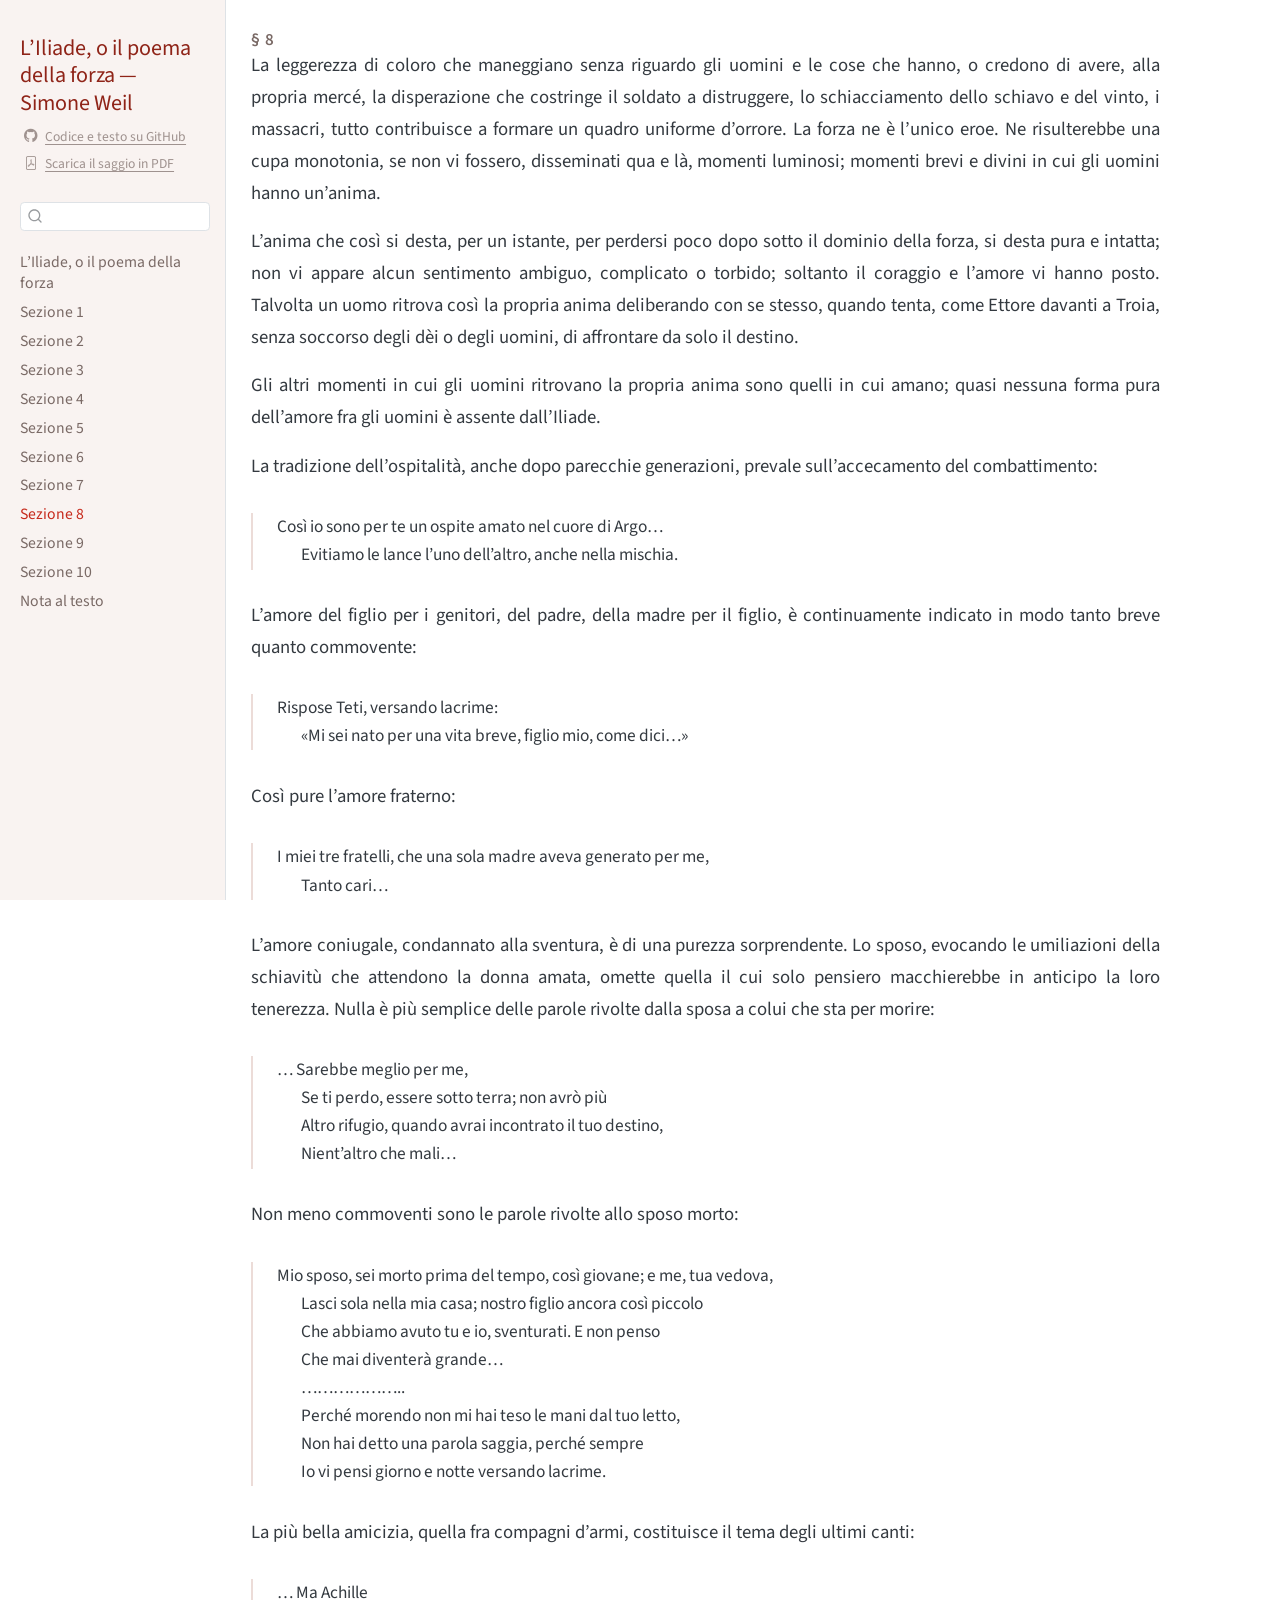
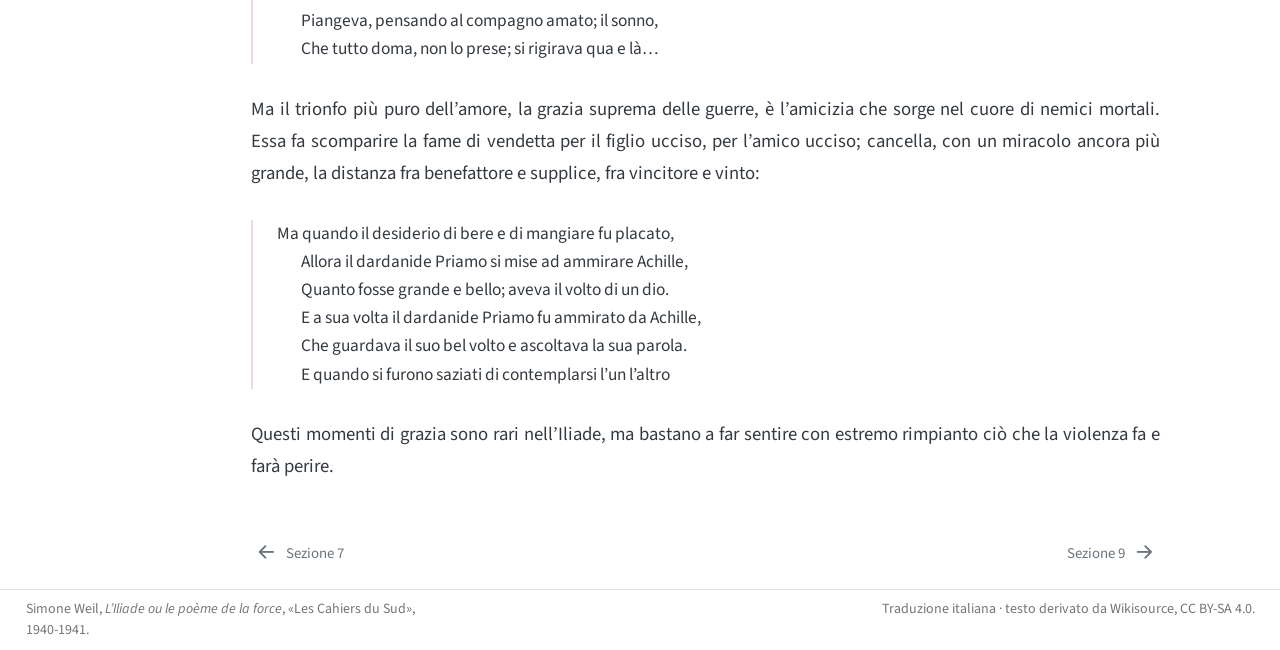
<file: docs/sezione-8.html>
<!DOCTYPE html>
<html xmlns="http://www.w3.org/1999/xhtml" lang="it-IT" xml:lang="it-IT"><head>

<meta charset="utf-8">
<meta name="generator" content="quarto-1.7.32">

<meta name="viewport" content="width=device-width, initial-scale=1.0, user-scalable=yes">

<meta name="description" content="Sezione 8 di 10 di «L’Iliade, o il poema della forza» di Simone Weil («L’Iliade ou le poème de la force», 1940-1941). Testo integrale della sezione nella traduzione italiana.">

<title>Sezione 8 – L’Iliade, o il poema della forza</title>
<style>
code{white-space: pre-wrap;}
span.smallcaps{font-variant: small-caps;}
div.columns{display: flex; gap: min(4vw, 1.5em);}
div.column{flex: auto; overflow-x: auto;}
div.hanging-indent{margin-left: 1.5em; text-indent: -1.5em;}
ul.task-list{list-style: none;}
ul.task-list li input[type="checkbox"] {
  width: 0.8em;
  margin: 0 0.8em 0.2em -1em; /* quarto-specific, see https://github.com/quarto-dev/quarto-cli/issues/4556 */ 
  vertical-align: middle;
}
</style>


<script src="site_libs/quarto-nav/quarto-nav.js"></script>
<script src="site_libs/quarto-nav/headroom.min.js"></script>
<script src="site_libs/clipboard/clipboard.min.js"></script>
<script src="site_libs/quarto-search/autocomplete.umd.js"></script>
<script src="site_libs/quarto-search/fuse.min.js"></script>
<script src="site_libs/quarto-search/quarto-search.js"></script>
<meta name="quarto:offset" content="./">
<link href="./sezione-9.html" rel="next">
<link href="./sezione-7.html" rel="prev">
<script src="site_libs/quarto-html/quarto.js" type="module"></script>
<script src="site_libs/quarto-html/tabsets/tabsets.js" type="module"></script>
<script src="site_libs/quarto-html/popper.min.js"></script>
<script src="site_libs/quarto-html/tippy.umd.min.js"></script>
<script src="site_libs/quarto-html/anchor.min.js"></script>
<link href="site_libs/quarto-html/tippy.css" rel="stylesheet">
<link href="site_libs/quarto-html/quarto-syntax-highlighting-37eea08aefeeee20ff55810ff984fec1.css" rel="stylesheet" id="quarto-text-highlighting-styles">
<script src="site_libs/bootstrap/bootstrap.min.js"></script>
<link href="site_libs/bootstrap/bootstrap-icons.css" rel="stylesheet">
<link href="site_libs/bootstrap/bootstrap-980a66be0ea9e26c27617880608fbcd1.min.css" rel="stylesheet" append-hash="true" id="quarto-bootstrap" data-mode="light">
<script id="quarto-search-options" type="application/json">{
  "location": "sidebar",
  "copy-button": false,
  "collapse-after": 3,
  "panel-placement": "start",
  "type": "textbox",
  "limit": 50,
  "keyboard-shortcut": [
    "f",
    "/",
    "s"
  ],
  "show-item-context": false,
  "language": {
    "search-no-results-text": "Nessun risultato",
    "search-matching-documents-text": "documenti trovati",
    "search-copy-link-title": "Copiare il link nella ricerca",
    "search-hide-matches-text": "Nascondere i risultati aggiuntivi",
    "search-more-match-text": "ci sono altri risultati in questo documento",
    "search-more-matches-text": "ulteriori risultati in questo documento",
    "search-clear-button-title": "Pulire",
    "search-text-placeholder": "",
    "search-detached-cancel-button-title": "Cancellare",
    "search-submit-button-title": "Inviare",
    "search-label": "Ricerca"
  }
}</script>
<script type="application/ld+json">
{
  "@context": "https://schema.org",
  "@type": "CreativeWork",
  "name": "L’Iliade, o il poema della forza",
  "alternateName": "L’Iliade ou le poème de la force",
  "author": { "@type": "Person", "name": "Simone Weil" },
  "translator": "GPT-5.6 Sol; Claude Opus 5.0",
  "inLanguage": "it",
  "datePublished": "1940",
  "isBasedOn": "https://fr.wikisource.org/wiki/La_Source_grecque/01/L%E2%80%99Iliade,_ou_le_po%C3%A8me_de_la_force",
  "license": "https://creativecommons.org/licenses/by-sa/4.0/",
  "url": "https://enricotoffalini.github.io/Weil-Iliade-Poema-Forza/",
  "description": "Nuova traduzione italiana integrale del saggio di Simone Weil, condotta sul testo francese di Wikisource."
}
</script>
<!-- Statistiche di visita. Il contatore `weil` è condiviso, di
     proposito, con l'altro sito dedicato a Simone Weil: i due
     progetti si contano insieme. -->
<script data-goatcounter="https://weil.goatcounter.com/count" async="" src="//gc.zgo.at/count.js"></script>


<link rel="stylesheet" href="styles.css">
<meta property="og:title" content="Sezione 8">
<meta property="og:description" content="Nuova traduzione italiana integrale di «L’Iliade ou le poème de la force», il saggio che Simone Weil pubblicò nei «Cahiers du Sud» fra il dicembre 1940 e il gennaio 1941: l’Iliade letta come il poema in cui la forza, quella che uccide e quella che fa di un uomo una cosa, è il vero protagonista.">
<meta property="og:image" content="https://enricotoffalini.github.io/Weil-Iliade-Poema-Forza/_immagini/cover.jpg">
<meta property="og:site_name" content="L’Iliade, o il poema della forza">
<meta name="twitter:title" content="Sezione 8">
<meta name="twitter:description" content="Nuova traduzione italiana integrale di «L’Iliade ou le poème de la force», il saggio che Simone Weil pubblicò nei «Cahiers du Sud» fra il dicembre 1940 e il gennaio 1941: l’Iliade letta come il poema in cui la forza, quella che uccide e quella che fa di un uomo una cosa, è il vero protagonista.">
<meta name="twitter:image" content="https://enricotoffalini.github.io/Weil-Iliade-Poema-Forza/_immagini/cover.jpg">
<meta name="twitter:card" content="summary">
<meta name="citation_title" content="L’Iliade, o il poema della forza">
<meta name="citation_author" content="Simone Weil">
<meta name="citation_publication_date" content="1953">
<meta name="citation_cover_date" content="1953">
<meta name="citation_year" content="1953">
<meta name="citation_fulltext_html_url" content="https://enricotoffalini.github.io/Weil-Iliade-Poema-Forza/">
<meta name="citation_language" content="it">
<meta name="citation_firstpage" content="11">
<meta name="citation_lastpage" content="42">
<meta name="citation_inbook_title" content="La Source grecque">
</head>

<body class="nav-sidebar docked pagina-sezione fullcontent quarto-light">

<div id="quarto-search-results"></div>
  <header id="quarto-header" class="headroom fixed-top">
  <nav class="quarto-secondary-nav">
    <div class="container-fluid d-flex">
      <button type="button" class="quarto-btn-toggle btn" data-bs-toggle="collapse" role="button" data-bs-target=".quarto-sidebar-collapse-item" aria-controls="quarto-sidebar" aria-expanded="false" aria-label="Attiva/disattiva la barra laterale" onclick="if (window.quartoToggleHeadroom) { window.quartoToggleHeadroom(); }">
        <i class="bi bi-layout-text-sidebar-reverse"></i>
      </button>
        <nav class="quarto-page-breadcrumbs" aria-label="breadcrumb"><ol class="breadcrumb"><li class="breadcrumb-item"><a href="./sezione-8.html"><span class="chapter-title">Sezione 8</span></a></li></ol></nav>
        <a class="flex-grow-1" role="navigation" data-bs-toggle="collapse" data-bs-target=".quarto-sidebar-collapse-item" aria-controls="quarto-sidebar" aria-expanded="false" aria-label="Attiva/disattiva la barra laterale" onclick="if (window.quartoToggleHeadroom) { window.quartoToggleHeadroom(); }">      
        </a>
      <button type="button" class="btn quarto-search-button" aria-label="Ricerca" onclick="window.quartoOpenSearch();">
        <i class="bi bi-search"></i>
      </button>
    </div>
  </nav>
</header>
<!-- content -->
<div id="quarto-content" class="quarto-container page-columns page-rows-contents page-layout-article">
<!-- sidebar -->
  <nav id="quarto-sidebar" class="sidebar collapse collapse-horizontal quarto-sidebar-collapse-item sidebar-navigation docked overflow-auto">
    <div class="pt-lg-2 mt-2 text-left sidebar-header">
    <div class="sidebar-title mb-0 py-0">
      <a href="./">L’Iliade, o il poema della forza — Simone Weil</a> 
        <div class="sidebar-tools-main">
    <a href="https://github.com/EnricoToffalini/Weil-Iliade-Poema-Forza" title="Codice e testo su GitHub" class="quarto-navigation-tool px-1" aria-label="Codice e testo su GitHub"><i class="bi bi-github"></i></a>
    <a href="./iliade-poema-forza.pdf" title="Scarica PDF" class="quarto-navigation-tool px-1" aria-label="Scarica PDF"><i class="bi bi-file-pdf"></i></a>
</div>
    </div>
      </div>
        <div class="mt-2 flex-shrink-0 align-items-center">
        <div class="sidebar-search">
        <div id="quarto-search" class="" title="Ricerca"></div>
        </div>
        </div>
    <div class="sidebar-menu-container"> 
    <ul class="list-unstyled mt-1">
        <li class="sidebar-item">
  <div class="sidebar-item-container"> 
  <a href="./index.html" class="sidebar-item-text sidebar-link"><span class="chapter-title">L’Iliade, o il poema della forza</span></a>
  </div>
</li>
        <li class="sidebar-item">
  <div class="sidebar-item-container"> 
  <a href="./sezione-1.html" class="sidebar-item-text sidebar-link"><span class="chapter-title">Sezione 1</span></a>
  </div>
</li>
        <li class="sidebar-item">
  <div class="sidebar-item-container"> 
  <a href="./sezione-2.html" class="sidebar-item-text sidebar-link"><span class="chapter-title">Sezione 2</span></a>
  </div>
</li>
        <li class="sidebar-item">
  <div class="sidebar-item-container"> 
  <a href="./sezione-3.html" class="sidebar-item-text sidebar-link"><span class="chapter-title">Sezione 3</span></a>
  </div>
</li>
        <li class="sidebar-item">
  <div class="sidebar-item-container"> 
  <a href="./sezione-4.html" class="sidebar-item-text sidebar-link"><span class="chapter-title">Sezione 4</span></a>
  </div>
</li>
        <li class="sidebar-item">
  <div class="sidebar-item-container"> 
  <a href="./sezione-5.html" class="sidebar-item-text sidebar-link"><span class="chapter-title">Sezione 5</span></a>
  </div>
</li>
        <li class="sidebar-item">
  <div class="sidebar-item-container"> 
  <a href="./sezione-6.html" class="sidebar-item-text sidebar-link"><span class="chapter-title">Sezione 6</span></a>
  </div>
</li>
        <li class="sidebar-item">
  <div class="sidebar-item-container"> 
  <a href="./sezione-7.html" class="sidebar-item-text sidebar-link"><span class="chapter-title">Sezione 7</span></a>
  </div>
</li>
        <li class="sidebar-item">
  <div class="sidebar-item-container"> 
  <a href="./sezione-8.html" class="sidebar-item-text sidebar-link active"><span class="chapter-title">Sezione 8</span></a>
  </div>
</li>
        <li class="sidebar-item">
  <div class="sidebar-item-container"> 
  <a href="./sezione-9.html" class="sidebar-item-text sidebar-link"><span class="chapter-title">Sezione 9</span></a>
  </div>
</li>
        <li class="sidebar-item">
  <div class="sidebar-item-container"> 
  <a href="./sezione-10.html" class="sidebar-item-text sidebar-link"><span class="chapter-title">Sezione 10</span></a>
  </div>
</li>
        <li class="sidebar-item">
  <div class="sidebar-item-container"> 
  <a href="./nota-al-testo.html" class="sidebar-item-text sidebar-link"><span class="chapter-title">Nota al testo</span></a>
  </div>
</li>
    </ul>
    </div>
</nav>
<div id="quarto-sidebar-glass" class="quarto-sidebar-collapse-item" data-bs-toggle="collapse" data-bs-target=".quarto-sidebar-collapse-item"></div>
<!-- margin-sidebar -->
    
<!-- main -->
<main class="content" id="quarto-document-content">

<header id="title-block-header" class="quarto-title-block default">
<div class="quarto-title">
<h1 class="title"><span class="chapter-title">§ 8</span></h1>
</div>



<div class="quarto-title-meta">

    
  
    
  </div>
  


</header>


<!-- Pagina generata da scripts/build_site.py a partire da
     corpus/it/iliade-poema-forza.md e da site/sezioni.yml.
     Non modificare a mano: le correzioni vanno fatte nel corpus. -->
<p>La leggerezza di coloro che maneggiano senza riguardo gli uomini e le cose che hanno, o credono di avere, alla propria mercé, la disperazione che costringe il soldato a distruggere, lo schiacciamento dello schiavo e del vinto, i massacri, tutto contribuisce a formare un quadro uniforme d’orrore. La forza ne è l’unico eroe. Ne risulterebbe una cupa monotonia, se non vi fossero, disseminati qua e là, momenti luminosi; momenti brevi e divini in cui gli uomini hanno un’anima.</p>
<p>L’anima che così si desta, per un istante, per perdersi poco dopo sotto il dominio della forza, si desta pura e intatta; non vi appare alcun sentimento ambiguo, complicato o torbido; soltanto il coraggio e l’amore vi hanno posto. Talvolta un uomo ritrova così la propria anima deliberando con se stesso, quando tenta, come Ettore davanti a Troia, senza soccorso degli dèi o degli uomini, di affrontare da solo il destino.</p>
<p>Gli altri momenti in cui gli uomini ritrovano la propria anima sono quelli in cui amano; quasi nessuna forma pura dell’amore fra gli uomini è assente dall’Iliade.</p>
<p>La tradizione dell’ospitalità, anche dopo parecchie generazioni, prevale sull’accecamento del combattimento:</p>
<blockquote class="blockquote">
<p>Così io sono per te un ospite amato nel cuore di Argo…<br>
Evitiamo le lance l’uno dell’altro, anche nella mischia.</p>
</blockquote>
<p>L’amore del figlio per i genitori, del padre, della madre per il figlio, è continuamente indicato in modo tanto breve quanto commovente:</p>
<blockquote class="blockquote">
<p>Rispose Teti, versando lacrime:<br>
«Mi sei nato per una vita breve, figlio mio, come dici…»</p>
</blockquote>
<p>Così pure l’amore fraterno:</p>
<blockquote class="blockquote">
<p>I miei tre fratelli, che una sola madre aveva generato per me,<br>
Tanto cari…</p>
</blockquote>
<p>L’amore coniugale, condannato alla sventura, è di una purezza sorprendente. Lo sposo, evocando le umiliazioni della schiavitù che attendono la donna amata, omette quella il cui solo pensiero macchierebbe in anticipo la loro tenerezza. Nulla è più semplice delle parole rivolte dalla sposa a colui che sta per morire:</p>
<blockquote class="blockquote">
<p>… Sarebbe meglio per me,<br>
Se ti perdo, essere sotto terra; non avrò più<br>
Altro rifugio, quando avrai incontrato il tuo destino,<br>
Nient’altro che mali…</p>
</blockquote>
<p>Non meno commoventi sono le parole rivolte allo sposo morto:</p>
<blockquote class="blockquote">
<p>Mio sposo, sei morto prima del tempo, così giovane; e me, tua vedova,<br>
Lasci sola nella mia casa; nostro figlio ancora così piccolo<br>
Che abbiamo avuto tu e io, sventurati. E non penso<br>
Che mai diventerà grande…<br>
………………..<br>
Perché morendo non mi hai teso le mani dal tuo letto,<br>
Non hai detto una parola saggia, perché sempre<br>
Io vi pensi giorno e notte versando lacrime.</p>
</blockquote>
<p>La più bella amicizia, quella fra compagni d’armi, costituisce il tema degli ultimi canti:</p>
<blockquote class="blockquote">
<p>… Ma Achille<br>
Piangeva, pensando al compagno amato; il sonno,<br>
Che tutto doma, non lo prese; si rigirava qua e là…</p>
</blockquote>
<p>Ma il trionfo più puro dell’amore, la grazia suprema delle guerre, è l’amicizia che sorge nel cuore di nemici mortali. Essa fa scomparire la fame di vendetta per il figlio ucciso, per l’amico ucciso; cancella, con un miracolo ancora più grande, la distanza fra benefattore e supplice, fra vincitore e vinto:</p>
<blockquote class="blockquote">
<p>Ma quando il desiderio di bere e di mangiare fu placato,<br>
Allora il dardanide Priamo si mise ad ammirare Achille,<br>
Quanto fosse grande e bello; aveva il volto di un dio.<br>
E a sua volta il dardanide Priamo fu ammirato da Achille,<br>
Che guardava il suo bel volto e ascoltava la sua parola.<br>
E quando si furono saziati di contemplarsi l’un l’altro</p>
</blockquote>
<p>Questi momenti di grazia sono rari nell’Iliade, ma bastano a far sentire con estremo rimpianto ciò che la violenza fa e farà perire.</p>



</main> <!-- /main -->
<script id="quarto-html-after-body" type="application/javascript">
  window.document.addEventListener("DOMContentLoaded", function (event) {
    const icon = "";
    const anchorJS = new window.AnchorJS();
    anchorJS.options = {
      placement: 'right',
      icon: icon
    };
    anchorJS.add('.anchored');
    const isCodeAnnotation = (el) => {
      for (const clz of el.classList) {
        if (clz.startsWith('code-annotation-')) {                     
          return true;
        }
      }
      return false;
    }
    const onCopySuccess = function(e) {
      // button target
      const button = e.trigger;
      // don't keep focus
      button.blur();
      // flash "checked"
      button.classList.add('code-copy-button-checked');
      var currentTitle = button.getAttribute("title");
      button.setAttribute("title", "Copiato!");
      let tooltip;
      if (window.bootstrap) {
        button.setAttribute("data-bs-toggle", "tooltip");
        button.setAttribute("data-bs-placement", "left");
        button.setAttribute("data-bs-title", "Copiato!");
        tooltip = new bootstrap.Tooltip(button, 
          { trigger: "manual", 
            customClass: "code-copy-button-tooltip",
            offset: [0, -8]});
        tooltip.show();    
      }
      setTimeout(function() {
        if (tooltip) {
          tooltip.hide();
          button.removeAttribute("data-bs-title");
          button.removeAttribute("data-bs-toggle");
          button.removeAttribute("data-bs-placement");
        }
        button.setAttribute("title", currentTitle);
        button.classList.remove('code-copy-button-checked');
      }, 1000);
      // clear code selection
      e.clearSelection();
    }
    const getTextToCopy = function(trigger) {
        const codeEl = trigger.previousElementSibling.cloneNode(true);
        for (const childEl of codeEl.children) {
          if (isCodeAnnotation(childEl)) {
            childEl.remove();
          }
        }
        return codeEl.innerText;
    }
    const clipboard = new window.ClipboardJS('.code-copy-button:not([data-in-quarto-modal])', {
      text: getTextToCopy
    });
    clipboard.on('success', onCopySuccess);
    if (window.document.getElementById('quarto-embedded-source-code-modal')) {
      const clipboardModal = new window.ClipboardJS('.code-copy-button[data-in-quarto-modal]', {
        text: getTextToCopy,
        container: window.document.getElementById('quarto-embedded-source-code-modal')
      });
      clipboardModal.on('success', onCopySuccess);
    }
      var localhostRegex = new RegExp(/^(?:http|https):\/\/localhost\:?[0-9]*\//);
      var mailtoRegex = new RegExp(/^mailto:/);
        var filterRegex = new RegExp("https:\/\/enricotoffalini\.github\.io\/Weil-Iliade-Poema-Forza\/");
      var isInternal = (href) => {
          return filterRegex.test(href) || localhostRegex.test(href) || mailtoRegex.test(href);
      }
      // Inspect non-navigation links and adorn them if external
     var links = window.document.querySelectorAll('a[href]:not(.nav-link):not(.navbar-brand):not(.toc-action):not(.sidebar-link):not(.sidebar-item-toggle):not(.pagination-link):not(.no-external):not([aria-hidden]):not(.dropdown-item):not(.quarto-navigation-tool):not(.about-link)');
      for (var i=0; i<links.length; i++) {
        const link = links[i];
        if (!isInternal(link.href)) {
          // undo the damage that might have been done by quarto-nav.js in the case of
          // links that we want to consider external
          if (link.dataset.originalHref !== undefined) {
            link.href = link.dataset.originalHref;
          }
            // target, if specified
            link.setAttribute("target", "_blank");
            if (link.getAttribute("rel") === null) {
              link.setAttribute("rel", "noopener");
            }
        }
      }
    function tippyHover(el, contentFn, onTriggerFn, onUntriggerFn) {
      const config = {
        allowHTML: true,
        maxWidth: 500,
        delay: 100,
        arrow: false,
        appendTo: function(el) {
            return el.parentElement;
        },
        interactive: true,
        interactiveBorder: 10,
        theme: 'quarto',
        placement: 'bottom-start',
      };
      if (contentFn) {
        config.content = contentFn;
      }
      if (onTriggerFn) {
        config.onTrigger = onTriggerFn;
      }
      if (onUntriggerFn) {
        config.onUntrigger = onUntriggerFn;
      }
      window.tippy(el, config); 
    }
    const noterefs = window.document.querySelectorAll('a[role="doc-noteref"]');
    for (var i=0; i<noterefs.length; i++) {
      const ref = noterefs[i];
      tippyHover(ref, function() {
        // use id or data attribute instead here
        let href = ref.getAttribute('data-footnote-href') || ref.getAttribute('href');
        try { href = new URL(href).hash; } catch {}
        const id = href.replace(/^#\/?/, "");
        const note = window.document.getElementById(id);
        if (note) {
          return note.innerHTML;
        } else {
          return "";
        }
      });
    }
    const xrefs = window.document.querySelectorAll('a.quarto-xref');
    const processXRef = (id, note) => {
      // Strip column container classes
      const stripColumnClz = (el) => {
        el.classList.remove("page-full", "page-columns");
        if (el.children) {
          for (const child of el.children) {
            stripColumnClz(child);
          }
        }
      }
      stripColumnClz(note)
      if (id === null || id.startsWith('sec-')) {
        // Special case sections, only their first couple elements
        const container = document.createElement("div");
        if (note.children && note.children.length > 2) {
          container.appendChild(note.children[0].cloneNode(true));
          for (let i = 1; i < note.children.length; i++) {
            const child = note.children[i];
            if (child.tagName === "P" && child.innerText === "") {
              continue;
            } else {
              container.appendChild(child.cloneNode(true));
              break;
            }
          }
          if (window.Quarto?.typesetMath) {
            window.Quarto.typesetMath(container);
          }
          return container.innerHTML
        } else {
          if (window.Quarto?.typesetMath) {
            window.Quarto.typesetMath(note);
          }
          return note.innerHTML;
        }
      } else {
        // Remove any anchor links if they are present
        const anchorLink = note.querySelector('a.anchorjs-link');
        if (anchorLink) {
          anchorLink.remove();
        }
        if (window.Quarto?.typesetMath) {
          window.Quarto.typesetMath(note);
        }
        if (note.classList.contains("callout")) {
          return note.outerHTML;
        } else {
          return note.innerHTML;
        }
      }
    }
    for (var i=0; i<xrefs.length; i++) {
      const xref = xrefs[i];
      tippyHover(xref, undefined, function(instance) {
        instance.disable();
        let url = xref.getAttribute('href');
        let hash = undefined; 
        if (url.startsWith('#')) {
          hash = url;
        } else {
          try { hash = new URL(url).hash; } catch {}
        }
        if (hash) {
          const id = hash.replace(/^#\/?/, "");
          const note = window.document.getElementById(id);
          if (note !== null) {
            try {
              const html = processXRef(id, note.cloneNode(true));
              instance.setContent(html);
            } finally {
              instance.enable();
              instance.show();
            }
          } else {
            // See if we can fetch this
            fetch(url.split('#')[0])
            .then(res => res.text())
            .then(html => {
              const parser = new DOMParser();
              const htmlDoc = parser.parseFromString(html, "text/html");
              const note = htmlDoc.getElementById(id);
              if (note !== null) {
                const html = processXRef(id, note);
                instance.setContent(html);
              } 
            }).finally(() => {
              instance.enable();
              instance.show();
            });
          }
        } else {
          // See if we can fetch a full url (with no hash to target)
          // This is a special case and we should probably do some content thinning / targeting
          fetch(url)
          .then(res => res.text())
          .then(html => {
            const parser = new DOMParser();
            const htmlDoc = parser.parseFromString(html, "text/html");
            const note = htmlDoc.querySelector('main.content');
            if (note !== null) {
              // This should only happen for chapter cross references
              // (since there is no id in the URL)
              // remove the first header
              if (note.children.length > 0 && note.children[0].tagName === "HEADER") {
                note.children[0].remove();
              }
              const html = processXRef(null, note);
              instance.setContent(html);
            } 
          }).finally(() => {
            instance.enable();
            instance.show();
          });
        }
      }, function(instance) {
      });
    }
        let selectedAnnoteEl;
        const selectorForAnnotation = ( cell, annotation) => {
          let cellAttr = 'data-code-cell="' + cell + '"';
          let lineAttr = 'data-code-annotation="' +  annotation + '"';
          const selector = 'span[' + cellAttr + '][' + lineAttr + ']';
          return selector;
        }
        const selectCodeLines = (annoteEl) => {
          const doc = window.document;
          const targetCell = annoteEl.getAttribute("data-target-cell");
          const targetAnnotation = annoteEl.getAttribute("data-target-annotation");
          const annoteSpan = window.document.querySelector(selectorForAnnotation(targetCell, targetAnnotation));
          const lines = annoteSpan.getAttribute("data-code-lines").split(",");
          const lineIds = lines.map((line) => {
            return targetCell + "-" + line;
          })
          let top = null;
          let height = null;
          let parent = null;
          if (lineIds.length > 0) {
              //compute the position of the single el (top and bottom and make a div)
              const el = window.document.getElementById(lineIds[0]);
              top = el.offsetTop;
              height = el.offsetHeight;
              parent = el.parentElement.parentElement;
            if (lineIds.length > 1) {
              const lastEl = window.document.getElementById(lineIds[lineIds.length - 1]);
              const bottom = lastEl.offsetTop + lastEl.offsetHeight;
              height = bottom - top;
            }
            if (top !== null && height !== null && parent !== null) {
              // cook up a div (if necessary) and position it 
              let div = window.document.getElementById("code-annotation-line-highlight");
              if (div === null) {
                div = window.document.createElement("div");
                div.setAttribute("id", "code-annotation-line-highlight");
                div.style.position = 'absolute';
                parent.appendChild(div);
              }
              div.style.top = top - 2 + "px";
              div.style.height = height + 4 + "px";
              div.style.left = 0;
              let gutterDiv = window.document.getElementById("code-annotation-line-highlight-gutter");
              if (gutterDiv === null) {
                gutterDiv = window.document.createElement("div");
                gutterDiv.setAttribute("id", "code-annotation-line-highlight-gutter");
                gutterDiv.style.position = 'absolute';
                const codeCell = window.document.getElementById(targetCell);
                const gutter = codeCell.querySelector('.code-annotation-gutter');
                gutter.appendChild(gutterDiv);
              }
              gutterDiv.style.top = top - 2 + "px";
              gutterDiv.style.height = height + 4 + "px";
            }
            selectedAnnoteEl = annoteEl;
          }
        };
        const unselectCodeLines = () => {
          const elementsIds = ["code-annotation-line-highlight", "code-annotation-line-highlight-gutter"];
          elementsIds.forEach((elId) => {
            const div = window.document.getElementById(elId);
            if (div) {
              div.remove();
            }
          });
          selectedAnnoteEl = undefined;
        };
          // Handle positioning of the toggle
      window.addEventListener(
        "resize",
        throttle(() => {
          elRect = undefined;
          if (selectedAnnoteEl) {
            selectCodeLines(selectedAnnoteEl);
          }
        }, 10)
      );
      function throttle(fn, ms) {
      let throttle = false;
      let timer;
        return (...args) => {
          if(!throttle) { // first call gets through
              fn.apply(this, args);
              throttle = true;
          } else { // all the others get throttled
              if(timer) clearTimeout(timer); // cancel #2
              timer = setTimeout(() => {
                fn.apply(this, args);
                timer = throttle = false;
              }, ms);
          }
        };
      }
        // Attach click handler to the DT
        const annoteDls = window.document.querySelectorAll('dt[data-target-cell]');
        for (const annoteDlNode of annoteDls) {
          annoteDlNode.addEventListener('click', (event) => {
            const clickedEl = event.target;
            if (clickedEl !== selectedAnnoteEl) {
              unselectCodeLines();
              const activeEl = window.document.querySelector('dt[data-target-cell].code-annotation-active');
              if (activeEl) {
                activeEl.classList.remove('code-annotation-active');
              }
              selectCodeLines(clickedEl);
              clickedEl.classList.add('code-annotation-active');
            } else {
              // Unselect the line
              unselectCodeLines();
              clickedEl.classList.remove('code-annotation-active');
            }
          });
        }
    const findCites = (el) => {
      const parentEl = el.parentElement;
      if (parentEl) {
        const cites = parentEl.dataset.cites;
        if (cites) {
          return {
            el,
            cites: cites.split(' ')
          };
        } else {
          return findCites(el.parentElement)
        }
      } else {
        return undefined;
      }
    };
    var bibliorefs = window.document.querySelectorAll('a[role="doc-biblioref"]');
    for (var i=0; i<bibliorefs.length; i++) {
      const ref = bibliorefs[i];
      const citeInfo = findCites(ref);
      if (citeInfo) {
        tippyHover(citeInfo.el, function() {
          var popup = window.document.createElement('div');
          citeInfo.cites.forEach(function(cite) {
            var citeDiv = window.document.createElement('div');
            citeDiv.classList.add('hanging-indent');
            citeDiv.classList.add('csl-entry');
            var biblioDiv = window.document.getElementById('ref-' + cite);
            if (biblioDiv) {
              citeDiv.innerHTML = biblioDiv.innerHTML;
            }
            popup.appendChild(citeDiv);
          });
          return popup.innerHTML;
        });
      }
    }
  });
  </script>
<nav class="page-navigation">
  <div class="nav-page nav-page-previous">
      <a href="./sezione-7.html" class="pagination-link" aria-label="Sezione 7">
        <i class="bi bi-arrow-left-short"></i> <span class="nav-page-text"><span class="chapter-title">Sezione 7</span></span>
      </a>          
  </div>
  <div class="nav-page nav-page-next">
      <a href="./sezione-9.html" class="pagination-link" aria-label="Sezione 9">
        <span class="nav-page-text"><span class="chapter-title">Sezione 9</span></span> <i class="bi bi-arrow-right-short"></i>
      </a>
  </div>
</nav>
</div> <!-- /content -->
<footer class="footer">
  <div class="nav-footer">
    <div class="nav-footer-left">
<p>Simone Weil, <em>L’Iliade ou le poème de la force</em>, «Les Cahiers du Sud», 1940-1941.</p>
</div>   
    <div class="nav-footer-center">
      &nbsp;
    </div>
    <div class="nav-footer-right">
<p>Traduzione italiana · testo derivato da Wikisource, CC BY-SA 4.0.</p>
</div>
  </div>
</footer>




</body></html>
</file>
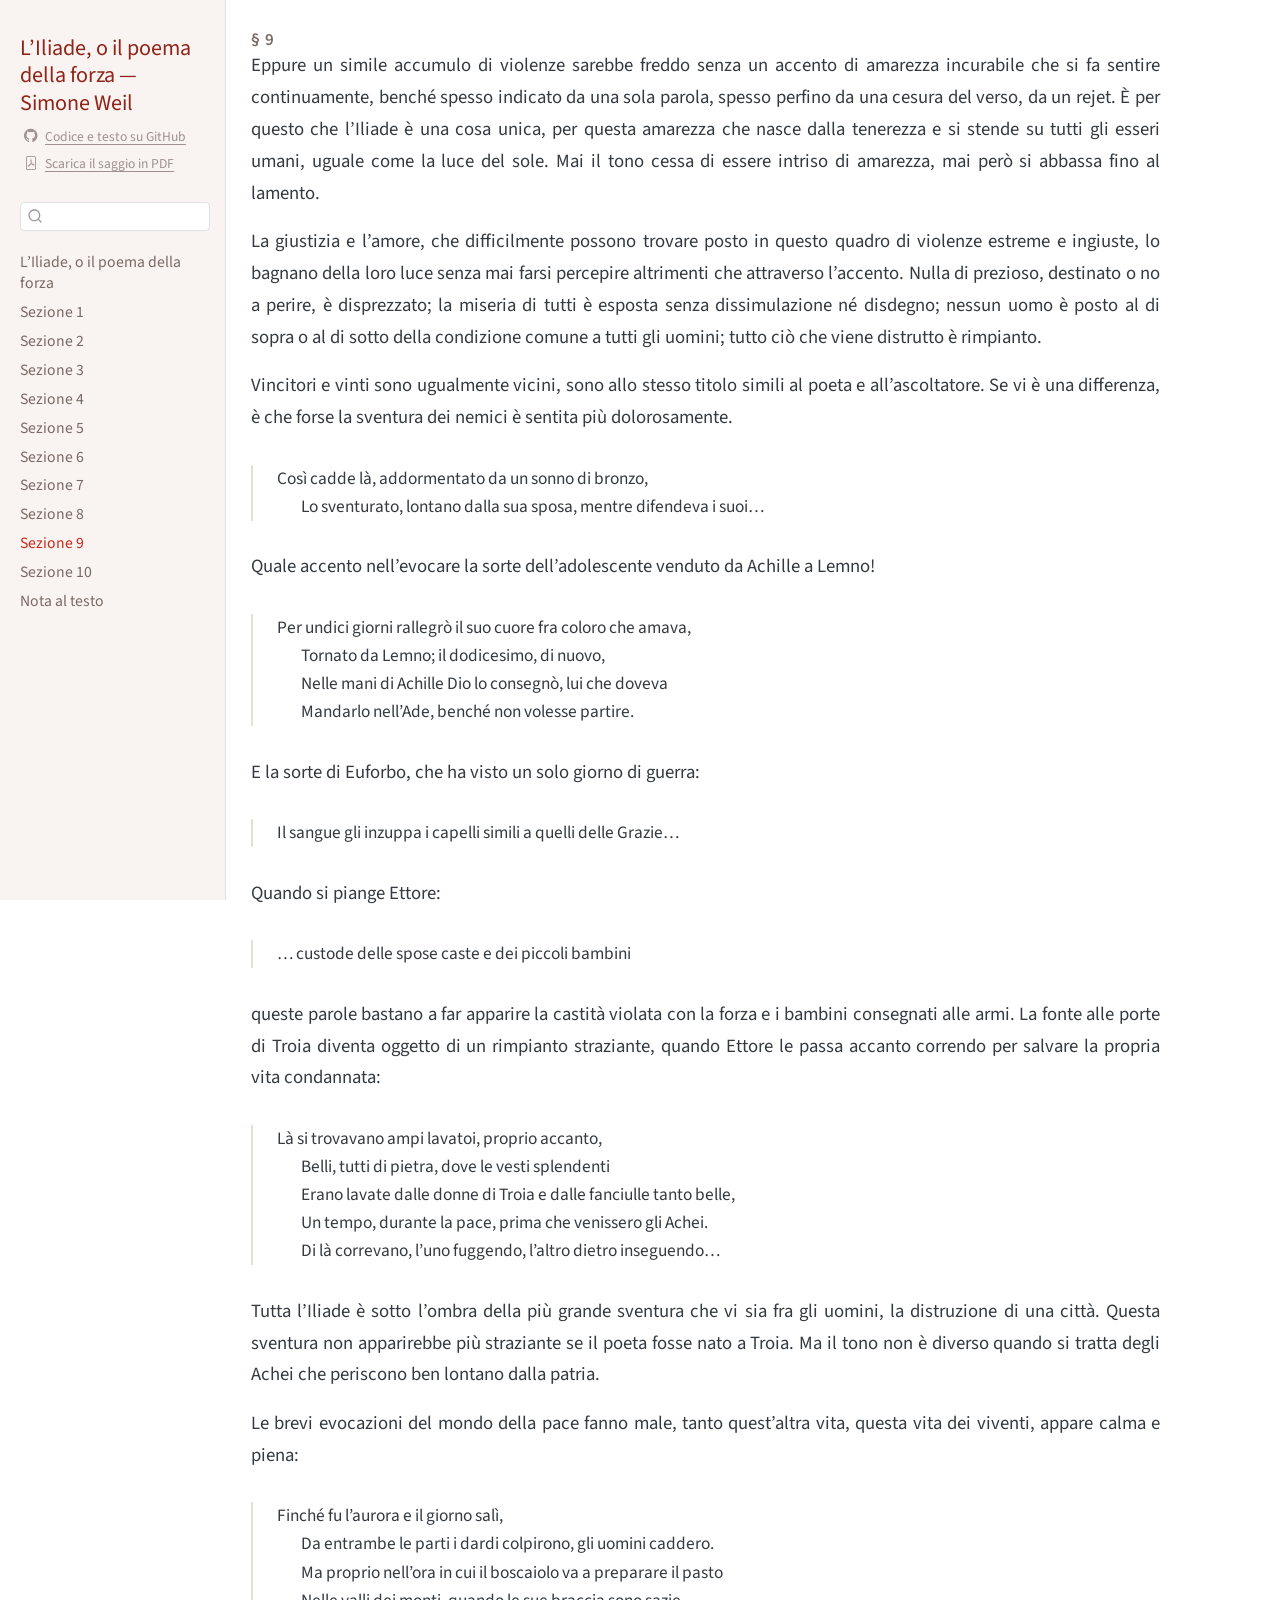
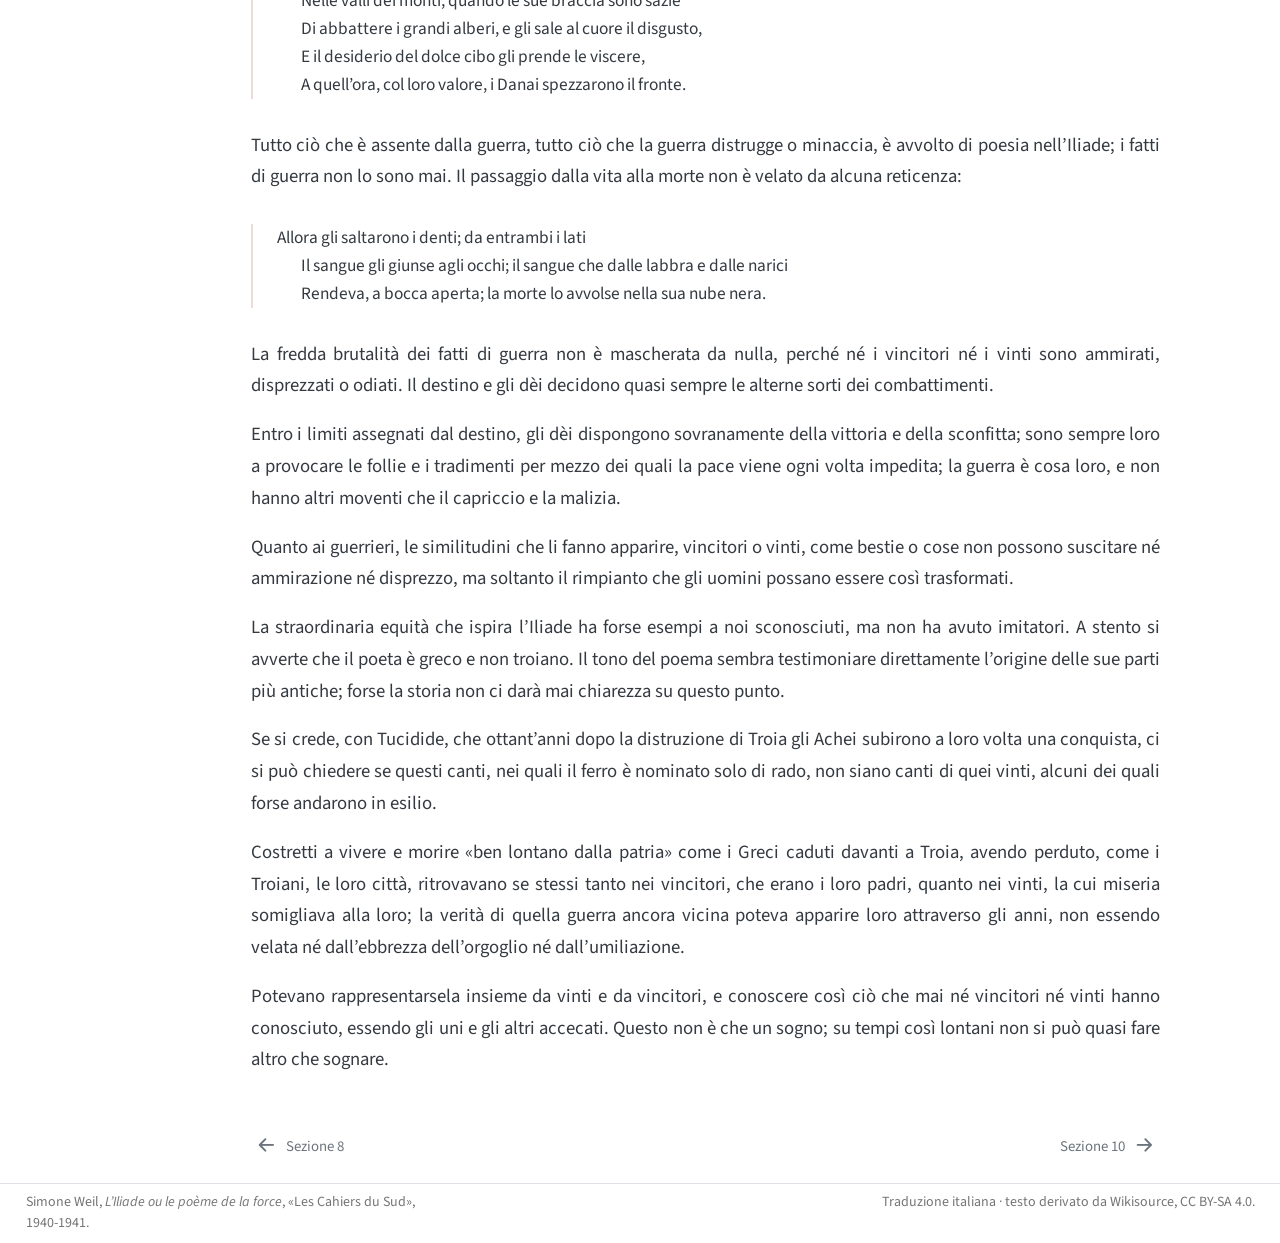
<file: docs/sezione-9.html>
<!DOCTYPE html>
<html xmlns="http://www.w3.org/1999/xhtml" lang="it-IT" xml:lang="it-IT"><head>

<meta charset="utf-8">
<meta name="generator" content="quarto-1.7.32">

<meta name="viewport" content="width=device-width, initial-scale=1.0, user-scalable=yes">

<meta name="description" content="Sezione 9 di 10 di «L’Iliade, o il poema della forza» di Simone Weil («L’Iliade ou le poème de la force», 1940-1941). Testo integrale della sezione nella traduzione italiana.">

<title>Sezione 9 – L’Iliade, o il poema della forza</title>
<style>
code{white-space: pre-wrap;}
span.smallcaps{font-variant: small-caps;}
div.columns{display: flex; gap: min(4vw, 1.5em);}
div.column{flex: auto; overflow-x: auto;}
div.hanging-indent{margin-left: 1.5em; text-indent: -1.5em;}
ul.task-list{list-style: none;}
ul.task-list li input[type="checkbox"] {
  width: 0.8em;
  margin: 0 0.8em 0.2em -1em; /* quarto-specific, see https://github.com/quarto-dev/quarto-cli/issues/4556 */ 
  vertical-align: middle;
}
</style>


<script src="site_libs/quarto-nav/quarto-nav.js"></script>
<script src="site_libs/quarto-nav/headroom.min.js"></script>
<script src="site_libs/clipboard/clipboard.min.js"></script>
<script src="site_libs/quarto-search/autocomplete.umd.js"></script>
<script src="site_libs/quarto-search/fuse.min.js"></script>
<script src="site_libs/quarto-search/quarto-search.js"></script>
<meta name="quarto:offset" content="./">
<link href="./sezione-10.html" rel="next">
<link href="./sezione-8.html" rel="prev">
<script src="site_libs/quarto-html/quarto.js" type="module"></script>
<script src="site_libs/quarto-html/tabsets/tabsets.js" type="module"></script>
<script src="site_libs/quarto-html/popper.min.js"></script>
<script src="site_libs/quarto-html/tippy.umd.min.js"></script>
<script src="site_libs/quarto-html/anchor.min.js"></script>
<link href="site_libs/quarto-html/tippy.css" rel="stylesheet">
<link href="site_libs/quarto-html/quarto-syntax-highlighting-37eea08aefeeee20ff55810ff984fec1.css" rel="stylesheet" id="quarto-text-highlighting-styles">
<script src="site_libs/bootstrap/bootstrap.min.js"></script>
<link href="site_libs/bootstrap/bootstrap-icons.css" rel="stylesheet">
<link href="site_libs/bootstrap/bootstrap-980a66be0ea9e26c27617880608fbcd1.min.css" rel="stylesheet" append-hash="true" id="quarto-bootstrap" data-mode="light">
<script id="quarto-search-options" type="application/json">{
  "location": "sidebar",
  "copy-button": false,
  "collapse-after": 3,
  "panel-placement": "start",
  "type": "textbox",
  "limit": 50,
  "keyboard-shortcut": [
    "f",
    "/",
    "s"
  ],
  "show-item-context": false,
  "language": {
    "search-no-results-text": "Nessun risultato",
    "search-matching-documents-text": "documenti trovati",
    "search-copy-link-title": "Copiare il link nella ricerca",
    "search-hide-matches-text": "Nascondere i risultati aggiuntivi",
    "search-more-match-text": "ci sono altri risultati in questo documento",
    "search-more-matches-text": "ulteriori risultati in questo documento",
    "search-clear-button-title": "Pulire",
    "search-text-placeholder": "",
    "search-detached-cancel-button-title": "Cancellare",
    "search-submit-button-title": "Inviare",
    "search-label": "Ricerca"
  }
}</script>
<script type="application/ld+json">
{
  "@context": "https://schema.org",
  "@type": "CreativeWork",
  "name": "L’Iliade, o il poema della forza",
  "alternateName": "L’Iliade ou le poème de la force",
  "author": { "@type": "Person", "name": "Simone Weil" },
  "translator": "GPT-5.6 Sol; Claude Opus 5.0",
  "inLanguage": "it",
  "datePublished": "1940",
  "isBasedOn": "https://fr.wikisource.org/wiki/La_Source_grecque/01/L%E2%80%99Iliade,_ou_le_po%C3%A8me_de_la_force",
  "license": "https://creativecommons.org/licenses/by-sa/4.0/",
  "url": "https://enricotoffalini.github.io/Weil-Iliade-Poema-Forza/",
  "description": "Nuova traduzione italiana integrale del saggio di Simone Weil, condotta sul testo francese di Wikisource."
}
</script>
<!-- Statistiche di visita. Il contatore `weil` è condiviso, di
     proposito, con l'altro sito dedicato a Simone Weil: i due
     progetti si contano insieme. -->
<script data-goatcounter="https://weil.goatcounter.com/count" async="" src="//gc.zgo.at/count.js"></script>


<link rel="stylesheet" href="styles.css">
<meta property="og:title" content="Sezione 9">
<meta property="og:description" content="Nuova traduzione italiana integrale di «L’Iliade ou le poème de la force», il saggio che Simone Weil pubblicò nei «Cahiers du Sud» fra il dicembre 1940 e il gennaio 1941: l’Iliade letta come il poema in cui la forza, quella che uccide e quella che fa di un uomo una cosa, è il vero protagonista.">
<meta property="og:image" content="https://enricotoffalini.github.io/Weil-Iliade-Poema-Forza/_immagini/cover.jpg">
<meta property="og:site_name" content="L’Iliade, o il poema della forza">
<meta name="twitter:title" content="Sezione 9">
<meta name="twitter:description" content="Nuova traduzione italiana integrale di «L’Iliade ou le poème de la force», il saggio che Simone Weil pubblicò nei «Cahiers du Sud» fra il dicembre 1940 e il gennaio 1941: l’Iliade letta come il poema in cui la forza, quella che uccide e quella che fa di un uomo una cosa, è il vero protagonista.">
<meta name="twitter:image" content="https://enricotoffalini.github.io/Weil-Iliade-Poema-Forza/_immagini/cover.jpg">
<meta name="twitter:card" content="summary">
<meta name="citation_title" content="L’Iliade, o il poema della forza">
<meta name="citation_author" content="Simone Weil">
<meta name="citation_publication_date" content="1953">
<meta name="citation_cover_date" content="1953">
<meta name="citation_year" content="1953">
<meta name="citation_fulltext_html_url" content="https://enricotoffalini.github.io/Weil-Iliade-Poema-Forza/">
<meta name="citation_language" content="it">
<meta name="citation_firstpage" content="11">
<meta name="citation_lastpage" content="42">
<meta name="citation_inbook_title" content="La Source grecque">
</head>

<body class="nav-sidebar docked pagina-sezione fullcontent quarto-light">

<div id="quarto-search-results"></div>
  <header id="quarto-header" class="headroom fixed-top">
  <nav class="quarto-secondary-nav">
    <div class="container-fluid d-flex">
      <button type="button" class="quarto-btn-toggle btn" data-bs-toggle="collapse" role="button" data-bs-target=".quarto-sidebar-collapse-item" aria-controls="quarto-sidebar" aria-expanded="false" aria-label="Attiva/disattiva la barra laterale" onclick="if (window.quartoToggleHeadroom) { window.quartoToggleHeadroom(); }">
        <i class="bi bi-layout-text-sidebar-reverse"></i>
      </button>
        <nav class="quarto-page-breadcrumbs" aria-label="breadcrumb"><ol class="breadcrumb"><li class="breadcrumb-item"><a href="./sezione-9.html"><span class="chapter-title">Sezione 9</span></a></li></ol></nav>
        <a class="flex-grow-1" role="navigation" data-bs-toggle="collapse" data-bs-target=".quarto-sidebar-collapse-item" aria-controls="quarto-sidebar" aria-expanded="false" aria-label="Attiva/disattiva la barra laterale" onclick="if (window.quartoToggleHeadroom) { window.quartoToggleHeadroom(); }">      
        </a>
      <button type="button" class="btn quarto-search-button" aria-label="Ricerca" onclick="window.quartoOpenSearch();">
        <i class="bi bi-search"></i>
      </button>
    </div>
  </nav>
</header>
<!-- content -->
<div id="quarto-content" class="quarto-container page-columns page-rows-contents page-layout-article">
<!-- sidebar -->
  <nav id="quarto-sidebar" class="sidebar collapse collapse-horizontal quarto-sidebar-collapse-item sidebar-navigation docked overflow-auto">
    <div class="pt-lg-2 mt-2 text-left sidebar-header">
    <div class="sidebar-title mb-0 py-0">
      <a href="./">L’Iliade, o il poema della forza — Simone Weil</a> 
        <div class="sidebar-tools-main">
    <a href="https://github.com/EnricoToffalini/Weil-Iliade-Poema-Forza" title="Codice e testo su GitHub" class="quarto-navigation-tool px-1" aria-label="Codice e testo su GitHub"><i class="bi bi-github"></i></a>
    <a href="./iliade-poema-forza.pdf" title="Scarica PDF" class="quarto-navigation-tool px-1" aria-label="Scarica PDF"><i class="bi bi-file-pdf"></i></a>
</div>
    </div>
      </div>
        <div class="mt-2 flex-shrink-0 align-items-center">
        <div class="sidebar-search">
        <div id="quarto-search" class="" title="Ricerca"></div>
        </div>
        </div>
    <div class="sidebar-menu-container"> 
    <ul class="list-unstyled mt-1">
        <li class="sidebar-item">
  <div class="sidebar-item-container"> 
  <a href="./index.html" class="sidebar-item-text sidebar-link"><span class="chapter-title">L’Iliade, o il poema della forza</span></a>
  </div>
</li>
        <li class="sidebar-item">
  <div class="sidebar-item-container"> 
  <a href="./sezione-1.html" class="sidebar-item-text sidebar-link"><span class="chapter-title">Sezione 1</span></a>
  </div>
</li>
        <li class="sidebar-item">
  <div class="sidebar-item-container"> 
  <a href="./sezione-2.html" class="sidebar-item-text sidebar-link"><span class="chapter-title">Sezione 2</span></a>
  </div>
</li>
        <li class="sidebar-item">
  <div class="sidebar-item-container"> 
  <a href="./sezione-3.html" class="sidebar-item-text sidebar-link"><span class="chapter-title">Sezione 3</span></a>
  </div>
</li>
        <li class="sidebar-item">
  <div class="sidebar-item-container"> 
  <a href="./sezione-4.html" class="sidebar-item-text sidebar-link"><span class="chapter-title">Sezione 4</span></a>
  </div>
</li>
        <li class="sidebar-item">
  <div class="sidebar-item-container"> 
  <a href="./sezione-5.html" class="sidebar-item-text sidebar-link"><span class="chapter-title">Sezione 5</span></a>
  </div>
</li>
        <li class="sidebar-item">
  <div class="sidebar-item-container"> 
  <a href="./sezione-6.html" class="sidebar-item-text sidebar-link"><span class="chapter-title">Sezione 6</span></a>
  </div>
</li>
        <li class="sidebar-item">
  <div class="sidebar-item-container"> 
  <a href="./sezione-7.html" class="sidebar-item-text sidebar-link"><span class="chapter-title">Sezione 7</span></a>
  </div>
</li>
        <li class="sidebar-item">
  <div class="sidebar-item-container"> 
  <a href="./sezione-8.html" class="sidebar-item-text sidebar-link"><span class="chapter-title">Sezione 8</span></a>
  </div>
</li>
        <li class="sidebar-item">
  <div class="sidebar-item-container"> 
  <a href="./sezione-9.html" class="sidebar-item-text sidebar-link active"><span class="chapter-title">Sezione 9</span></a>
  </div>
</li>
        <li class="sidebar-item">
  <div class="sidebar-item-container"> 
  <a href="./sezione-10.html" class="sidebar-item-text sidebar-link"><span class="chapter-title">Sezione 10</span></a>
  </div>
</li>
        <li class="sidebar-item">
  <div class="sidebar-item-container"> 
  <a href="./nota-al-testo.html" class="sidebar-item-text sidebar-link"><span class="chapter-title">Nota al testo</span></a>
  </div>
</li>
    </ul>
    </div>
</nav>
<div id="quarto-sidebar-glass" class="quarto-sidebar-collapse-item" data-bs-toggle="collapse" data-bs-target=".quarto-sidebar-collapse-item"></div>
<!-- margin-sidebar -->
    
<!-- main -->
<main class="content" id="quarto-document-content">

<header id="title-block-header" class="quarto-title-block default">
<div class="quarto-title">
<h1 class="title"><span class="chapter-title">§ 9</span></h1>
</div>



<div class="quarto-title-meta">

    
  
    
  </div>
  


</header>


<!-- Pagina generata da scripts/build_site.py a partire da
     corpus/it/iliade-poema-forza.md e da site/sezioni.yml.
     Non modificare a mano: le correzioni vanno fatte nel corpus. -->
<p>Eppure un simile accumulo di violenze sarebbe freddo senza un accento di amarezza incurabile che si fa sentire continuamente, benché spesso indicato da una sola parola, spesso perfino da una cesura del verso, da un rejet. È per questo che l’Iliade è una cosa unica, per questa amarezza che nasce dalla tenerezza e si stende su tutti gli esseri umani, uguale come la luce del sole. Mai il tono cessa di essere intriso di amarezza, mai però si abbassa fino al lamento.</p>
<p>La giustizia e l’amore, che difficilmente possono trovare posto in questo quadro di violenze estreme e ingiuste, lo bagnano della loro luce senza mai farsi percepire altrimenti che attraverso l’accento. Nulla di prezioso, destinato o no a perire, è disprezzato; la miseria di tutti è esposta senza dissimulazione né disdegno; nessun uomo è posto al di sopra o al di sotto della condizione comune a tutti gli uomini; tutto ciò che viene distrutto è rimpianto.</p>
<p>Vincitori e vinti sono ugualmente vicini, sono allo stesso titolo simili al poeta e all’ascoltatore. Se vi è una differenza, è che forse la sventura dei nemici è sentita più dolorosamente.</p>
<blockquote class="blockquote">
<p>Così cadde là, addormentato da un sonno di bronzo,<br>
Lo sventurato, lontano dalla sua sposa, mentre difendeva i suoi…</p>
</blockquote>
<p>Quale accento nell’evocare la sorte dell’adolescente venduto da Achille a Lemno!</p>
<blockquote class="blockquote">
<p>Per undici giorni rallegrò il suo cuore fra coloro che amava,<br>
Tornato da Lemno; il dodicesimo, di nuovo,<br>
Nelle mani di Achille Dio lo consegnò, lui che doveva<br>
Mandarlo nell’Ade, benché non volesse partire.</p>
</blockquote>
<p>E la sorte di Euforbo, che ha visto un solo giorno di guerra:</p>
<blockquote class="blockquote">
<p>Il sangue gli inzuppa i capelli simili a quelli delle Grazie…</p>
</blockquote>
<p>Quando si piange Ettore:</p>
<blockquote class="blockquote">
<p>… custode delle spose caste e dei piccoli bambini</p>
</blockquote>
<p>queste parole bastano a far apparire la castità violata con la forza e i bambini consegnati alle armi. La fonte alle porte di Troia diventa oggetto di un rimpianto straziante, quando Ettore le passa accanto correndo per salvare la propria vita condannata:</p>
<blockquote class="blockquote">
<p>Là si trovavano ampi lavatoi, proprio accanto,<br>
Belli, tutti di pietra, dove le vesti splendenti<br>
Erano lavate dalle donne di Troia e dalle fanciulle tanto belle,<br>
Un tempo, durante la pace, prima che venissero gli Achei.<br>
Di là correvano, l’uno fuggendo, l’altro dietro inseguendo…</p>
</blockquote>
<p>Tutta l’Iliade è sotto l’ombra della più grande sventura che vi sia fra gli uomini, la distruzione di una città. Questa sventura non apparirebbe più straziante se il poeta fosse nato a Troia. Ma il tono non è diverso quando si tratta degli Achei che periscono ben lontano dalla patria.</p>
<p>Le brevi evocazioni del mondo della pace fanno male, tanto quest’altra vita, questa vita dei viventi, appare calma e piena:</p>
<blockquote class="blockquote">
<p>Finché fu l’aurora e il giorno salì,<br>
Da entrambe le parti i dardi colpirono, gli uomini caddero.<br>
Ma proprio nell’ora in cui il boscaiolo va a preparare il pasto<br>
Nelle valli dei monti, quando le sue braccia sono sazie<br>
Di abbattere i grandi alberi, e gli sale al cuore il disgusto,<br>
E il desiderio del dolce cibo gli prende le viscere,<br>
A quell’ora, col loro valore, i Danai spezzarono il fronte.</p>
</blockquote>
<p>Tutto ciò che è assente dalla guerra, tutto ciò che la guerra distrugge o minaccia, è avvolto di poesia nell’Iliade; i fatti di guerra non lo sono mai. Il passaggio dalla vita alla morte non è velato da alcuna reticenza:</p>
<blockquote class="blockquote">
<p>Allora gli saltarono i denti; da entrambi i lati<br>
Il sangue gli giunse agli occhi; il sangue che dalle labbra e dalle narici<br>
Rendeva, a bocca aperta; la morte lo avvolse nella sua nube nera.</p>
</blockquote>
<p>La fredda brutalità dei fatti di guerra non è mascherata da nulla, perché né i vincitori né i vinti sono ammirati, disprezzati o odiati. Il destino e gli dèi decidono quasi sempre le alterne sorti dei combattimenti.</p>
<p>Entro i limiti assegnati dal destino, gli dèi dispongono sovranamente della vittoria e della sconfitta; sono sempre loro a provocare le follie e i tradimenti per mezzo dei quali la pace viene ogni volta impedita; la guerra è cosa loro, e non hanno altri moventi che il capriccio e la malizia.</p>
<p>Quanto ai guerrieri, le similitudini che li fanno apparire, vincitori o vinti, come bestie o cose non possono suscitare né ammirazione né disprezzo, ma soltanto il rimpianto che gli uomini possano essere così trasformati.</p>
<p>La straordinaria equità che ispira l’Iliade ha forse esempi a noi sconosciuti, ma non ha avuto imitatori. A stento si avverte che il poeta è greco e non troiano. Il tono del poema sembra testimoniare direttamente l’origine delle sue parti più antiche; forse la storia non ci darà mai chiarezza su questo punto.</p>
<p>Se si crede, con Tucidide, che ottant’anni dopo la distruzione di Troia gli Achei subirono a loro volta una conquista, ci si può chiedere se questi canti, nei quali il ferro è nominato solo di rado, non siano canti di quei vinti, alcuni dei quali forse andarono in esilio.</p>
<p>Costretti a vivere e morire «ben lontano dalla patria» come i Greci caduti davanti a Troia, avendo perduto, come i Troiani, le loro città, ritrovavano se stessi tanto nei vincitori, che erano i loro padri, quanto nei vinti, la cui miseria somigliava alla loro; la verità di quella guerra ancora vicina poteva apparire loro attraverso gli anni, non essendo velata né dall’ebbrezza dell’orgoglio né dall’umiliazione.</p>
<p>Potevano rappresentarsela insieme da vinti e da vincitori, e conoscere così ciò che mai né vincitori né vinti hanno conosciuto, essendo gli uni e gli altri accecati. Questo non è che un sogno; su tempi così lontani non si può quasi fare altro che sognare.</p>



</main> <!-- /main -->
<script id="quarto-html-after-body" type="application/javascript">
  window.document.addEventListener("DOMContentLoaded", function (event) {
    const icon = "";
    const anchorJS = new window.AnchorJS();
    anchorJS.options = {
      placement: 'right',
      icon: icon
    };
    anchorJS.add('.anchored');
    const isCodeAnnotation = (el) => {
      for (const clz of el.classList) {
        if (clz.startsWith('code-annotation-')) {                     
          return true;
        }
      }
      return false;
    }
    const onCopySuccess = function(e) {
      // button target
      const button = e.trigger;
      // don't keep focus
      button.blur();
      // flash "checked"
      button.classList.add('code-copy-button-checked');
      var currentTitle = button.getAttribute("title");
      button.setAttribute("title", "Copiato!");
      let tooltip;
      if (window.bootstrap) {
        button.setAttribute("data-bs-toggle", "tooltip");
        button.setAttribute("data-bs-placement", "left");
        button.setAttribute("data-bs-title", "Copiato!");
        tooltip = new bootstrap.Tooltip(button, 
          { trigger: "manual", 
            customClass: "code-copy-button-tooltip",
            offset: [0, -8]});
        tooltip.show();    
      }
      setTimeout(function() {
        if (tooltip) {
          tooltip.hide();
          button.removeAttribute("data-bs-title");
          button.removeAttribute("data-bs-toggle");
          button.removeAttribute("data-bs-placement");
        }
        button.setAttribute("title", currentTitle);
        button.classList.remove('code-copy-button-checked');
      }, 1000);
      // clear code selection
      e.clearSelection();
    }
    const getTextToCopy = function(trigger) {
        const codeEl = trigger.previousElementSibling.cloneNode(true);
        for (const childEl of codeEl.children) {
          if (isCodeAnnotation(childEl)) {
            childEl.remove();
          }
        }
        return codeEl.innerText;
    }
    const clipboard = new window.ClipboardJS('.code-copy-button:not([data-in-quarto-modal])', {
      text: getTextToCopy
    });
    clipboard.on('success', onCopySuccess);
    if (window.document.getElementById('quarto-embedded-source-code-modal')) {
      const clipboardModal = new window.ClipboardJS('.code-copy-button[data-in-quarto-modal]', {
        text: getTextToCopy,
        container: window.document.getElementById('quarto-embedded-source-code-modal')
      });
      clipboardModal.on('success', onCopySuccess);
    }
      var localhostRegex = new RegExp(/^(?:http|https):\/\/localhost\:?[0-9]*\//);
      var mailtoRegex = new RegExp(/^mailto:/);
        var filterRegex = new RegExp("https:\/\/enricotoffalini\.github\.io\/Weil-Iliade-Poema-Forza\/");
      var isInternal = (href) => {
          return filterRegex.test(href) || localhostRegex.test(href) || mailtoRegex.test(href);
      }
      // Inspect non-navigation links and adorn them if external
     var links = window.document.querySelectorAll('a[href]:not(.nav-link):not(.navbar-brand):not(.toc-action):not(.sidebar-link):not(.sidebar-item-toggle):not(.pagination-link):not(.no-external):not([aria-hidden]):not(.dropdown-item):not(.quarto-navigation-tool):not(.about-link)');
      for (var i=0; i<links.length; i++) {
        const link = links[i];
        if (!isInternal(link.href)) {
          // undo the damage that might have been done by quarto-nav.js in the case of
          // links that we want to consider external
          if (link.dataset.originalHref !== undefined) {
            link.href = link.dataset.originalHref;
          }
            // target, if specified
            link.setAttribute("target", "_blank");
            if (link.getAttribute("rel") === null) {
              link.setAttribute("rel", "noopener");
            }
        }
      }
    function tippyHover(el, contentFn, onTriggerFn, onUntriggerFn) {
      const config = {
        allowHTML: true,
        maxWidth: 500,
        delay: 100,
        arrow: false,
        appendTo: function(el) {
            return el.parentElement;
        },
        interactive: true,
        interactiveBorder: 10,
        theme: 'quarto',
        placement: 'bottom-start',
      };
      if (contentFn) {
        config.content = contentFn;
      }
      if (onTriggerFn) {
        config.onTrigger = onTriggerFn;
      }
      if (onUntriggerFn) {
        config.onUntrigger = onUntriggerFn;
      }
      window.tippy(el, config); 
    }
    const noterefs = window.document.querySelectorAll('a[role="doc-noteref"]');
    for (var i=0; i<noterefs.length; i++) {
      const ref = noterefs[i];
      tippyHover(ref, function() {
        // use id or data attribute instead here
        let href = ref.getAttribute('data-footnote-href') || ref.getAttribute('href');
        try { href = new URL(href).hash; } catch {}
        const id = href.replace(/^#\/?/, "");
        const note = window.document.getElementById(id);
        if (note) {
          return note.innerHTML;
        } else {
          return "";
        }
      });
    }
    const xrefs = window.document.querySelectorAll('a.quarto-xref');
    const processXRef = (id, note) => {
      // Strip column container classes
      const stripColumnClz = (el) => {
        el.classList.remove("page-full", "page-columns");
        if (el.children) {
          for (const child of el.children) {
            stripColumnClz(child);
          }
        }
      }
      stripColumnClz(note)
      if (id === null || id.startsWith('sec-')) {
        // Special case sections, only their first couple elements
        const container = document.createElement("div");
        if (note.children && note.children.length > 2) {
          container.appendChild(note.children[0].cloneNode(true));
          for (let i = 1; i < note.children.length; i++) {
            const child = note.children[i];
            if (child.tagName === "P" && child.innerText === "") {
              continue;
            } else {
              container.appendChild(child.cloneNode(true));
              break;
            }
          }
          if (window.Quarto?.typesetMath) {
            window.Quarto.typesetMath(container);
          }
          return container.innerHTML
        } else {
          if (window.Quarto?.typesetMath) {
            window.Quarto.typesetMath(note);
          }
          return note.innerHTML;
        }
      } else {
        // Remove any anchor links if they are present
        const anchorLink = note.querySelector('a.anchorjs-link');
        if (anchorLink) {
          anchorLink.remove();
        }
        if (window.Quarto?.typesetMath) {
          window.Quarto.typesetMath(note);
        }
        if (note.classList.contains("callout")) {
          return note.outerHTML;
        } else {
          return note.innerHTML;
        }
      }
    }
    for (var i=0; i<xrefs.length; i++) {
      const xref = xrefs[i];
      tippyHover(xref, undefined, function(instance) {
        instance.disable();
        let url = xref.getAttribute('href');
        let hash = undefined; 
        if (url.startsWith('#')) {
          hash = url;
        } else {
          try { hash = new URL(url).hash; } catch {}
        }
        if (hash) {
          const id = hash.replace(/^#\/?/, "");
          const note = window.document.getElementById(id);
          if (note !== null) {
            try {
              const html = processXRef(id, note.cloneNode(true));
              instance.setContent(html);
            } finally {
              instance.enable();
              instance.show();
            }
          } else {
            // See if we can fetch this
            fetch(url.split('#')[0])
            .then(res => res.text())
            .then(html => {
              const parser = new DOMParser();
              const htmlDoc = parser.parseFromString(html, "text/html");
              const note = htmlDoc.getElementById(id);
              if (note !== null) {
                const html = processXRef(id, note);
                instance.setContent(html);
              } 
            }).finally(() => {
              instance.enable();
              instance.show();
            });
          }
        } else {
          // See if we can fetch a full url (with no hash to target)
          // This is a special case and we should probably do some content thinning / targeting
          fetch(url)
          .then(res => res.text())
          .then(html => {
            const parser = new DOMParser();
            const htmlDoc = parser.parseFromString(html, "text/html");
            const note = htmlDoc.querySelector('main.content');
            if (note !== null) {
              // This should only happen for chapter cross references
              // (since there is no id in the URL)
              // remove the first header
              if (note.children.length > 0 && note.children[0].tagName === "HEADER") {
                note.children[0].remove();
              }
              const html = processXRef(null, note);
              instance.setContent(html);
            } 
          }).finally(() => {
            instance.enable();
            instance.show();
          });
        }
      }, function(instance) {
      });
    }
        let selectedAnnoteEl;
        const selectorForAnnotation = ( cell, annotation) => {
          let cellAttr = 'data-code-cell="' + cell + '"';
          let lineAttr = 'data-code-annotation="' +  annotation + '"';
          const selector = 'span[' + cellAttr + '][' + lineAttr + ']';
          return selector;
        }
        const selectCodeLines = (annoteEl) => {
          const doc = window.document;
          const targetCell = annoteEl.getAttribute("data-target-cell");
          const targetAnnotation = annoteEl.getAttribute("data-target-annotation");
          const annoteSpan = window.document.querySelector(selectorForAnnotation(targetCell, targetAnnotation));
          const lines = annoteSpan.getAttribute("data-code-lines").split(",");
          const lineIds = lines.map((line) => {
            return targetCell + "-" + line;
          })
          let top = null;
          let height = null;
          let parent = null;
          if (lineIds.length > 0) {
              //compute the position of the single el (top and bottom and make a div)
              const el = window.document.getElementById(lineIds[0]);
              top = el.offsetTop;
              height = el.offsetHeight;
              parent = el.parentElement.parentElement;
            if (lineIds.length > 1) {
              const lastEl = window.document.getElementById(lineIds[lineIds.length - 1]);
              const bottom = lastEl.offsetTop + lastEl.offsetHeight;
              height = bottom - top;
            }
            if (top !== null && height !== null && parent !== null) {
              // cook up a div (if necessary) and position it 
              let div = window.document.getElementById("code-annotation-line-highlight");
              if (div === null) {
                div = window.document.createElement("div");
                div.setAttribute("id", "code-annotation-line-highlight");
                div.style.position = 'absolute';
                parent.appendChild(div);
              }
              div.style.top = top - 2 + "px";
              div.style.height = height + 4 + "px";
              div.style.left = 0;
              let gutterDiv = window.document.getElementById("code-annotation-line-highlight-gutter");
              if (gutterDiv === null) {
                gutterDiv = window.document.createElement("div");
                gutterDiv.setAttribute("id", "code-annotation-line-highlight-gutter");
                gutterDiv.style.position = 'absolute';
                const codeCell = window.document.getElementById(targetCell);
                const gutter = codeCell.querySelector('.code-annotation-gutter');
                gutter.appendChild(gutterDiv);
              }
              gutterDiv.style.top = top - 2 + "px";
              gutterDiv.style.height = height + 4 + "px";
            }
            selectedAnnoteEl = annoteEl;
          }
        };
        const unselectCodeLines = () => {
          const elementsIds = ["code-annotation-line-highlight", "code-annotation-line-highlight-gutter"];
          elementsIds.forEach((elId) => {
            const div = window.document.getElementById(elId);
            if (div) {
              div.remove();
            }
          });
          selectedAnnoteEl = undefined;
        };
          // Handle positioning of the toggle
      window.addEventListener(
        "resize",
        throttle(() => {
          elRect = undefined;
          if (selectedAnnoteEl) {
            selectCodeLines(selectedAnnoteEl);
          }
        }, 10)
      );
      function throttle(fn, ms) {
      let throttle = false;
      let timer;
        return (...args) => {
          if(!throttle) { // first call gets through
              fn.apply(this, args);
              throttle = true;
          } else { // all the others get throttled
              if(timer) clearTimeout(timer); // cancel #2
              timer = setTimeout(() => {
                fn.apply(this, args);
                timer = throttle = false;
              }, ms);
          }
        };
      }
        // Attach click handler to the DT
        const annoteDls = window.document.querySelectorAll('dt[data-target-cell]');
        for (const annoteDlNode of annoteDls) {
          annoteDlNode.addEventListener('click', (event) => {
            const clickedEl = event.target;
            if (clickedEl !== selectedAnnoteEl) {
              unselectCodeLines();
              const activeEl = window.document.querySelector('dt[data-target-cell].code-annotation-active');
              if (activeEl) {
                activeEl.classList.remove('code-annotation-active');
              }
              selectCodeLines(clickedEl);
              clickedEl.classList.add('code-annotation-active');
            } else {
              // Unselect the line
              unselectCodeLines();
              clickedEl.classList.remove('code-annotation-active');
            }
          });
        }
    const findCites = (el) => {
      const parentEl = el.parentElement;
      if (parentEl) {
        const cites = parentEl.dataset.cites;
        if (cites) {
          return {
            el,
            cites: cites.split(' ')
          };
        } else {
          return findCites(el.parentElement)
        }
      } else {
        return undefined;
      }
    };
    var bibliorefs = window.document.querySelectorAll('a[role="doc-biblioref"]');
    for (var i=0; i<bibliorefs.length; i++) {
      const ref = bibliorefs[i];
      const citeInfo = findCites(ref);
      if (citeInfo) {
        tippyHover(citeInfo.el, function() {
          var popup = window.document.createElement('div');
          citeInfo.cites.forEach(function(cite) {
            var citeDiv = window.document.createElement('div');
            citeDiv.classList.add('hanging-indent');
            citeDiv.classList.add('csl-entry');
            var biblioDiv = window.document.getElementById('ref-' + cite);
            if (biblioDiv) {
              citeDiv.innerHTML = biblioDiv.innerHTML;
            }
            popup.appendChild(citeDiv);
          });
          return popup.innerHTML;
        });
      }
    }
  });
  </script>
<nav class="page-navigation">
  <div class="nav-page nav-page-previous">
      <a href="./sezione-8.html" class="pagination-link" aria-label="Sezione 8">
        <i class="bi bi-arrow-left-short"></i> <span class="nav-page-text"><span class="chapter-title">Sezione 8</span></span>
      </a>          
  </div>
  <div class="nav-page nav-page-next">
      <a href="./sezione-10.html" class="pagination-link" aria-label="Sezione 10">
        <span class="nav-page-text"><span class="chapter-title">Sezione 10</span></span> <i class="bi bi-arrow-right-short"></i>
      </a>
  </div>
</nav>
</div> <!-- /content -->
<footer class="footer">
  <div class="nav-footer">
    <div class="nav-footer-left">
<p>Simone Weil, <em>L’Iliade ou le poème de la force</em>, «Les Cahiers du Sud», 1940-1941.</p>
</div>   
    <div class="nav-footer-center">
      &nbsp;
    </div>
    <div class="nav-footer-right">
<p>Traduzione italiana · testo derivato da Wikisource, CC BY-SA 4.0.</p>
</div>
  </div>
</footer>




</body></html>
</file>
<file: docs/site_libs/quarto-html/tippy.css>
.tippy-box[data-animation=fade][data-state=hidden]{opacity:0}[data-tippy-root]{max-width:calc(100vw - 10px)}.tippy-box{position:relative;background-color:#333;color:#fff;border-radius:4px;font-size:14px;line-height:1.4;white-space:normal;outline:0;transition-property:transform,visibility,opacity}.tippy-box[data-placement^=top]>.tippy-arrow{bottom:0}.tippy-box[data-placement^=top]>.tippy-arrow:before{bottom:-7px;left:0;border-width:8px 8px 0;border-top-color:initial;transform-origin:center top}.tippy-box[data-placement^=bottom]>.tippy-arrow{top:0}.tippy-box[data-placement^=bottom]>.tippy-arrow:before{top:-7px;left:0;border-width:0 8px 8px;border-bottom-color:initial;transform-origin:center bottom}.tippy-box[data-placement^=left]>.tippy-arrow{right:0}.tippy-box[data-placement^=left]>.tippy-arrow:before{border-width:8px 0 8px 8px;border-left-color:initial;right:-7px;transform-origin:center left}.tippy-box[data-placement^=right]>.tippy-arrow{left:0}.tippy-box[data-placement^=right]>.tippy-arrow:before{left:-7px;border-width:8px 8px 8px 0;border-right-color:initial;transform-origin:center right}.tippy-box[data-inertia][data-state=visible]{transition-timing-function:cubic-bezier(.54,1.5,.38,1.11)}.tippy-arrow{width:16px;height:16px;color:#333}.tippy-arrow:before{content:"";position:absolute;border-color:transparent;border-style:solid}.tippy-content{position:relative;padding:5px 9px;z-index:1}
</file>
<file: docs/site_libs/quarto-html/quarto-syntax-highlighting-37eea08aefeeee20ff55810ff984fec1.css>
/* quarto syntax highlight colors */
:root {
  --quarto-hl-ot-color: #003B4F;
  --quarto-hl-at-color: #657422;
  --quarto-hl-ss-color: #20794D;
  --quarto-hl-an-color: #5E5E5E;
  --quarto-hl-fu-color: #4758AB;
  --quarto-hl-st-color: #20794D;
  --quarto-hl-cf-color: #003B4F;
  --quarto-hl-op-color: #5E5E5E;
  --quarto-hl-er-color: #AD0000;
  --quarto-hl-bn-color: #AD0000;
  --quarto-hl-al-color: #AD0000;
  --quarto-hl-va-color: #111111;
  --quarto-hl-bu-color: inherit;
  --quarto-hl-ex-color: inherit;
  --quarto-hl-pp-color: #AD0000;
  --quarto-hl-in-color: #5E5E5E;
  --quarto-hl-vs-color: #20794D;
  --quarto-hl-wa-color: #5E5E5E;
  --quarto-hl-do-color: #5E5E5E;
  --quarto-hl-im-color: #00769E;
  --quarto-hl-ch-color: #20794D;
  --quarto-hl-dt-color: #AD0000;
  --quarto-hl-fl-color: #AD0000;
  --quarto-hl-co-color: #5E5E5E;
  --quarto-hl-cv-color: #5E5E5E;
  --quarto-hl-cn-color: #8f5902;
  --quarto-hl-sc-color: #5E5E5E;
  --quarto-hl-dv-color: #AD0000;
  --quarto-hl-kw-color: #003B4F;
}

/* other quarto variables */
:root {
  --quarto-font-monospace: SFMono-Regular, Menlo, Monaco, Consolas, "Liberation Mono", "Courier New", monospace;
}

/* syntax highlight based on Pandoc's rules */
pre > code.sourceCode > span {
  color: #003B4F;
}

code.sourceCode > span {
  color: #003B4F;
}

div.sourceCode,
div.sourceCode pre.sourceCode {
  color: #003B4F;
}

/* Normal */
code span {
  color: #003B4F;
}

/* Alert */
code span.al {
  color: #AD0000;
  font-style: inherit;
}

/* Annotation */
code span.an {
  color: #5E5E5E;
  font-style: inherit;
}

/* Attribute */
code span.at {
  color: #657422;
  font-style: inherit;
}

/* BaseN */
code span.bn {
  color: #AD0000;
  font-style: inherit;
}

/* BuiltIn */
code span.bu {
  font-style: inherit;
}

/* ControlFlow */
code span.cf {
  color: #003B4F;
  font-weight: bold;
  font-style: inherit;
}

/* Char */
code span.ch {
  color: #20794D;
  font-style: inherit;
}

/* Constant */
code span.cn {
  color: #8f5902;
  font-style: inherit;
}

/* Comment */
code span.co {
  color: #5E5E5E;
  font-style: inherit;
}

/* CommentVar */
code span.cv {
  color: #5E5E5E;
  font-style: italic;
}

/* Documentation */
code span.do {
  color: #5E5E5E;
  font-style: italic;
}

/* DataType */
code span.dt {
  color: #AD0000;
  font-style: inherit;
}

/* DecVal */
code span.dv {
  color: #AD0000;
  font-style: inherit;
}

/* Error */
code span.er {
  color: #AD0000;
  font-style: inherit;
}

/* Extension */
code span.ex {
  font-style: inherit;
}

/* Float */
code span.fl {
  color: #AD0000;
  font-style: inherit;
}

/* Function */
code span.fu {
  color: #4758AB;
  font-style: inherit;
}

/* Import */
code span.im {
  color: #00769E;
  font-style: inherit;
}

/* Information */
code span.in {
  color: #5E5E5E;
  font-style: inherit;
}

/* Keyword */
code span.kw {
  color: #003B4F;
  font-weight: bold;
  font-style: inherit;
}

/* Operator */
code span.op {
  color: #5E5E5E;
  font-style: inherit;
}

/* Other */
code span.ot {
  color: #003B4F;
  font-style: inherit;
}

/* Preprocessor */
code span.pp {
  color: #AD0000;
  font-style: inherit;
}

/* SpecialChar */
code span.sc {
  color: #5E5E5E;
  font-style: inherit;
}

/* SpecialString */
code span.ss {
  color: #20794D;
  font-style: inherit;
}

/* String */
code span.st {
  color: #20794D;
  font-style: inherit;
}

/* Variable */
code span.va {
  color: #111111;
  font-style: inherit;
}

/* VerbatimString */
code span.vs {
  color: #20794D;
  font-style: inherit;
}

/* Warning */
code span.wa {
  color: #5E5E5E;
  font-style: italic;
}

.prevent-inlining {
  content: "</";
}

/*# sourceMappingURL=27d3d809615f7771493d095567f04340.css.map */
</file>
<file: docs/styles.css>
/* L'Iliade, o il poema della forza — foglio di stile del sito italiano.
   Poche regole, tutte al servizio della lettura continua di un saggio.
   Il carattere è quello predefinito del tema Quarto (cosmo), cioè la pila
   sans-serif di sistema: non viene ridefinito qui. */

/* ---- palette ------------------------------------------------------------ */

/* Un solo colore attraversa il sito: il rosso fuoco della forza che uccide e
   dell'incendio di Troia. Va però tenuto a freno, perché qui si legge di
   seguito per pagine e un rosso squillante su ogni riga stancherebbe: il pieno
   compare solo dove serve un tratto netto (collegamenti, voce corrente,
   filetto dei segnaposti), sui menù resta una velatura calda quasi bianca, e
   il grigio del testo secondario è virato al caldo per non stonare.

   I due rossi sono scelti anche per contrasto: 5,6:1 il chiaro e 8,6:1 lo
   scuro su fondo bianco, entrambi oltre la soglia AA per il testo. */

:root {
  --if-rosso: #c62a1c;
  --if-rosso-scuro: #8f2418;
  --if-tenue: #7a6a66;
  --if-filetto: #ecdcd8;
  --if-fondo-tenue: #fbf6f4;
  --if-fondo-menu: #f9f3f1;
  --if-evidenza: #f7ddd8;
}

/* Il tema cosmo porta un azzurro elettrico su collegamenti, evidenziazioni e
   voci correnti: qui rientra tutto nella stessa tinta. */
:root {
  --bs-link-color: var(--if-rosso);
  --bs-link-color-rgb: 198, 42, 28;
  --bs-link-hover-color: var(--if-rosso-scuro);
  --bs-link-hover-color-rgb: 143, 36, 24;
  --bs-highlight-bg: var(--if-evidenza);
  --bs-focus-ring-color: rgb(198 42 28 / 25%);
}

/* La selezione è l'unico punto in cui il rosso pieno invade il testo: dura
   quanto il gesto di chi sta selezionando, e lì il colore deve farsi vedere.
   Il bianco su questo rosso resta oltre la soglia AA (5,6:1). */
::selection {
  background: var(--if-rosso);
  color: #fff;
}

/* ---- corpo del testo ---------------------------------------------------- */

#quarto-document-content p {
  font-size: 1.1rem;
  line-height: 1.7;
  text-align: justify;
  hyphens: auto;
}

/* ---- marcatore di sezione ----------------------------------------------- */

/* Il titolo delle pagine di sezione è «§ N»: un segno di cesura, non un
   titolo di capitolo. Le sezioni sono una divisione redazionale, e il testo di
   Simone Weil non ha titoli interni: il marcatore deve restare piccolo e
   discreto, appena sopra il primo paragrafo. */

/* La classe arriva dal front matter delle pagine generate (`body-classes`):
   è il solo modo pulito per distinguere in CSS una pagina di sezione dalle
   altre. Il marcatore resta allineato a sinistra, spento, in corpo minore. */

/* Niente filetto sotto: una riga orizzontale sopra il testo darebbe al
   marcatore l'aria di un titolo di capitolo, che è proprio ciò che non deve
   sembrare. Il segno di paragrafo, piccolo e spento, basta. */
body.pagina-sezione #title-block-header h1.title {
  font-size: 1rem;
  font-weight: 600;
  letter-spacing: 0.06em;
  color: var(--if-tenue);
  margin-bottom: 2rem;
}

/* La stessa pagina non ha sottotitolo né altri metadati: senza questa regola
   il blocco del titolo lascerebbe sotto di sé uno stacco sproporzionato. */
body.pagina-sezione #title-block-header {
  margin-bottom: 0;
}

/* ---- segnaposti della traduzione ---------------------------------------- */

/* Finché la traduzione non c'è, ogni pagina porta un cartello che lo dice.
   Non deve poter essere scambiato per testo: filetto tratteggiato, fondo
   spento, corpo minore. */

.segnaposto {
  margin: 0 0 2.25rem;
  padding: 0.9rem 1.1rem;
  border: 1px dashed var(--if-filetto);
  border-left: 3px solid var(--if-rosso);
  border-radius: 4px;
  background: var(--if-fondo-tenue);
  color: var(--if-tenue);
  font-size: 0.92rem;
  line-height: 1.55;
}

#quarto-document-content .segnaposto p {
  font-size: inherit;
  line-height: inherit;
  text-align: left;
}

.segnaposto p:last-child {
  margin-bottom: 0;
}

/* ---- citazioni omeriche -------------------------------------------------- */

/* I versi vanno uno per riga. Quando la giustezza non basta, la ricaduta
   rientra: si vede subito che è la continuazione di un verso e non un verso
   nuovo. Niente corsivo e niente virgolette: la citazione si riconosce dalla
   colonna, come nella stampa. */

#quarto-document-content blockquote {
  margin: 1.8rem 0 1.8rem 0;
  padding: 0 0 0 1.4rem;
  border-left: 2px solid var(--if-filetto);
  color: inherit;
}

#quarto-document-content blockquote p {
  margin-bottom: 0;
  font-size: 1.02rem;
  line-height: 1.62;
  text-align: left;
  hyphens: none;
  padding-left: 1.4em;
  text-indent: -1.4em; /* rientro di ricaduta sui versi troppo lunghi */
}

/* ---- titoli ------------------------------------------------------------- */

h2, h3 {
  margin-top: 2.75rem;
  font-weight: 600;
  line-height: 1.35;
  overflow-wrap: anywhere;
}

/* ---- menù dei capitoli e indice della pagina ---------------------------- */

/* I due menù si staccano dalla colonna di lettura, che resta bianca. */
#quarto-sidebar,
#quarto-margin-sidebar:has(#TOC) {
  background-color: var(--if-fondo-menu);
}

#quarto-sidebar .sidebar-title > a {
  color: var(--if-rosso-scuro);
}

div.sidebar-item-container {
  color: var(--if-tenue);
}

div.sidebar-item-container:hover,
div.sidebar-item-container:focus {
  color: var(--if-rosso-scuro);
}

div.sidebar-item-container .active,
div.sidebar-item-container .show > .nav-link {
  color: var(--if-rosso);
}

.sidebar nav[role="doc-toc"] > ul a {
  border-left-color: var(--if-filetto);
}

.sidebar nav[role="doc-toc"] ul > li > a.active {
  border-left-color: var(--if-rosso);
  color: var(--if-rosso) !important;
}

/* L'indice della pagina è alto quanto le sue voci: come riquadro arrotondato
   sembra deliberato, come fascia troncata a metà no. La condizione `:has`
   evita il riquadro vuoto sulle pagine senza titoli interni — cioè su tutte
   le sezioni, dove l'indice è disattivato. */
#quarto-margin-sidebar:has(#TOC) {
  margin-top: 0.5rem;
  padding: 1rem 0.9rem 1.2rem;
  border-radius: 6px;
}

#TOC, #quarto-sidebar {
  font-size: 0.85rem;
}

/* Le voci della barra laterale sono corte («Sezione 1»): basta poco respiro. */
#quarto-sidebar .sidebar-item {
  margin-bottom: 0.45rem;
}

#quarto-sidebar .sidebar-item-text {
  line-height: 1.35;
}

#TOC li {
  margin-bottom: 0.5rem;
}

#toc-title {
  margin-top: 0;
  margin-bottom: 0.9rem;
  font-size: 0.85rem;
  font-weight: 600;
  letter-spacing: 0.04em;
  text-transform: uppercase;
  color: var(--if-tenue);
}

/* ---- note a piè di pagina ---------------------------------------------- */

#footnotes, .footnotes {
  font-size: 0.88rem;
  color: var(--if-tenue);
}

/* ---- centratura della pagina -------------------------------------------- */

/* Quarto appoggia la griglia (menù, colonna di lettura, indice) al bordo
   sinistro e lascia tutto lo spazio in eccesso a destra. Sugli schermi larghi
   il blocco viene invece centrato, con la stessa larghezza massima per il
   contenuto e per il piè di pagina, così che il menù cominci sempre allo
   stesso punto passando da una sezione all'altra. */

:root {
  --if-larghezza-pagina: 1414px;
}

@media (min-width: 992px) {
  #quarto-content.page-columns {
    max-width: var(--if-larghezza-pagina);
    margin-left: auto;
    margin-right: auto;
  }

  footer.footer .nav-footer {
    max-width: var(--if-larghezza-pagina);
    margin-left: auto;
    margin-right: auto;
    padding-left: 1.5em;
    padding-right: 1.5em;
  }
}

/* ---- scaricamento del PDF ----------------------------------------------- */

/* Quarto riduce il rimando al PDF a una piccola icona accanto al titolo della
   barra laterale, dove nessuno la cerca. Qui diventa una riga leggibile sotto
   il titolo. */

#quarto-sidebar .sidebar-tools-main {
  display: block;
  margin: 0.35rem 0 0.15rem;
}

#quarto-sidebar .sidebar-tools-main .quarto-navigation-tool {
  display: flex; /* ogni strumento su una riga propria */
  align-items: baseline;
  gap: 0.4rem;
  padding-left: 0;
  font-size: 0.8rem;
  color: var(--if-tenue);
}

/* L'etichetta accanto all'icona dipende dallo strumento: senza questo vincolo
   verrebbe scritto «Scarica il saggio in PDF» anche accanto al link al
   repository, che invece porta a GitHub. */
#quarto-sidebar .sidebar-tools-main .quarto-navigation-tool[href$=".pdf"]::after {
  content: "Scarica il saggio in PDF";
}

#quarto-sidebar .sidebar-tools-main .quarto-navigation-tool[href*="github.com"]::after {
  content: "Codice e testo su GitHub";
}

#quarto-sidebar .sidebar-tools-main .quarto-navigation-tool:hover::after {
  text-decoration: underline;
}

/* ---- ricerca ------------------------------------------------------------ */

.aa-DetachedOverlay li.aa-Item[aria-selected="true"] .search-item,
#quarto-search-results li.aa-Item[aria-selected="true"] .search-item {
  background-color: var(--if-rosso);
}

.aa-DetachedOverlay li.aa-Item[aria-selected="true"] .search-item mark.search-match,
#quarto-search-results li.aa-Item[aria-selected="true"] .search-item mark.search-match {
  color: #fff;
  background-color: rgb(255 255 255 / 25%);
}

.aa-DetachedOverlay li.aa-Item[aria-selected="false"] .search-item mark.search-match,
#quarto-search-results li.aa-Item[aria-selected="false"] .search-item mark.search-match {
  background-color: var(--if-evidenza);
}

/* ---- schermi piccoli ---------------------------------------------------- */

@media (max-width: 991.98px) {
  html {
    scroll-padding-top: 7rem;
  }

  /* L'unico tratto marcato del sito: la barra fissa che sul telefono prende il
     posto del menù laterale. Sul blu pieno scritte e icone vanno in bianco,
     comprese quelle che il tema lascerebbe grigie. */
  nav.quarto-secondary-nav {
    background-color: var(--if-rosso-scuro);
    border-bottom-color: var(--if-rosso-scuro);
  }

  .quarto-secondary-nav,
  .quarto-secondary-nav a,
  .quarto-secondary-nav .btn,
  .quarto-secondary-nav .quarto-btn-toggle,
  .quarto-secondary-nav .quarto-search-button,
  .quarto-secondary-nav .chapter-title,
  .quarto-secondary-nav nav.quarto-page-breadcrumbs,
  .quarto-secondary-nav nav.quarto-page-breadcrumbs a,
  .quarto-secondary-nav nav.quarto-page-breadcrumbs .breadcrumb-item::before {
    color: #fff;
  }

  .quarto-secondary-nav .btn:hover,
  .quarto-secondary-nav .btn:focus,
  .quarto-secondary-nav nav.quarto-page-breadcrumbs a:hover {
    color: #fff;
    opacity: 0.75;
  }

  .quarto-secondary-nav .btn:focus-visible {
    box-shadow: 0 0 0 0.2rem rgb(255 255 255 / 30%);
  }

  /* Il menù delle sezioni si apre sotto la barra: resta chiaro come a schermo
     largo, con un filetto della stessa famiglia. */
  #quarto-sidebar.sidebar-navigation {
    border-bottom-color: var(--if-filetto);
  }

  .quarto-secondary-nav .container-fluid,
  .quarto-secondary-nav .quarto-page-breadcrumbs,
  .quarto-secondary-nav .breadcrumb,
  .quarto-secondary-nav .breadcrumb-item {
    min-width: 0;
  }

  .quarto-secondary-nav .quarto-page-breadcrumbs {
    overflow: hidden;
  }

  .quarto-secondary-nav .breadcrumb-item,
  .quarto-secondary-nav .breadcrumb-item a,
  .quarto-secondary-nav .chapter-title {
    display: block;
    overflow: hidden;
    text-overflow: ellipsis;
    white-space: nowrap;
  }

  #quarto-document-content h1,
  #quarto-document-content h2,
  #quarto-document-content h3 {
    line-height: 1.38;
    overflow-wrap: anywhere;
    hyphens: auto;
  }

  #quarto-document-content h1 {
    font-size: clamp(1.65rem, 7vw, 2rem);
  }

  #quarto-document-content h2 {
    font-size: clamp(1.3rem, 5.6vw, 1.65rem);
  }
}

@media (max-width: 575.98px) {
  #quarto-document-content p {
    font-size: 1.03rem;
    line-height: 1.62;
    text-align: left;
    overflow-wrap: break-word;
  }

  #quarto-document-content h2 {
    margin-top: 2.2rem;
  }

  /* In una colonna stretta il rientro di ricaduta dei versi mangia troppo:
     resta, ma ridotto. */
  #quarto-document-content blockquote {
    padding-left: 0.9rem;
  }

  #quarto-document-content blockquote p {
    font-size: 0.98rem;
    padding-left: 1em;
    text-indent: -1em;
  }

  .segnaposto {
    padding: 0.75rem 0.85rem;
    font-size: 0.88rem;
  }
}
</file>
